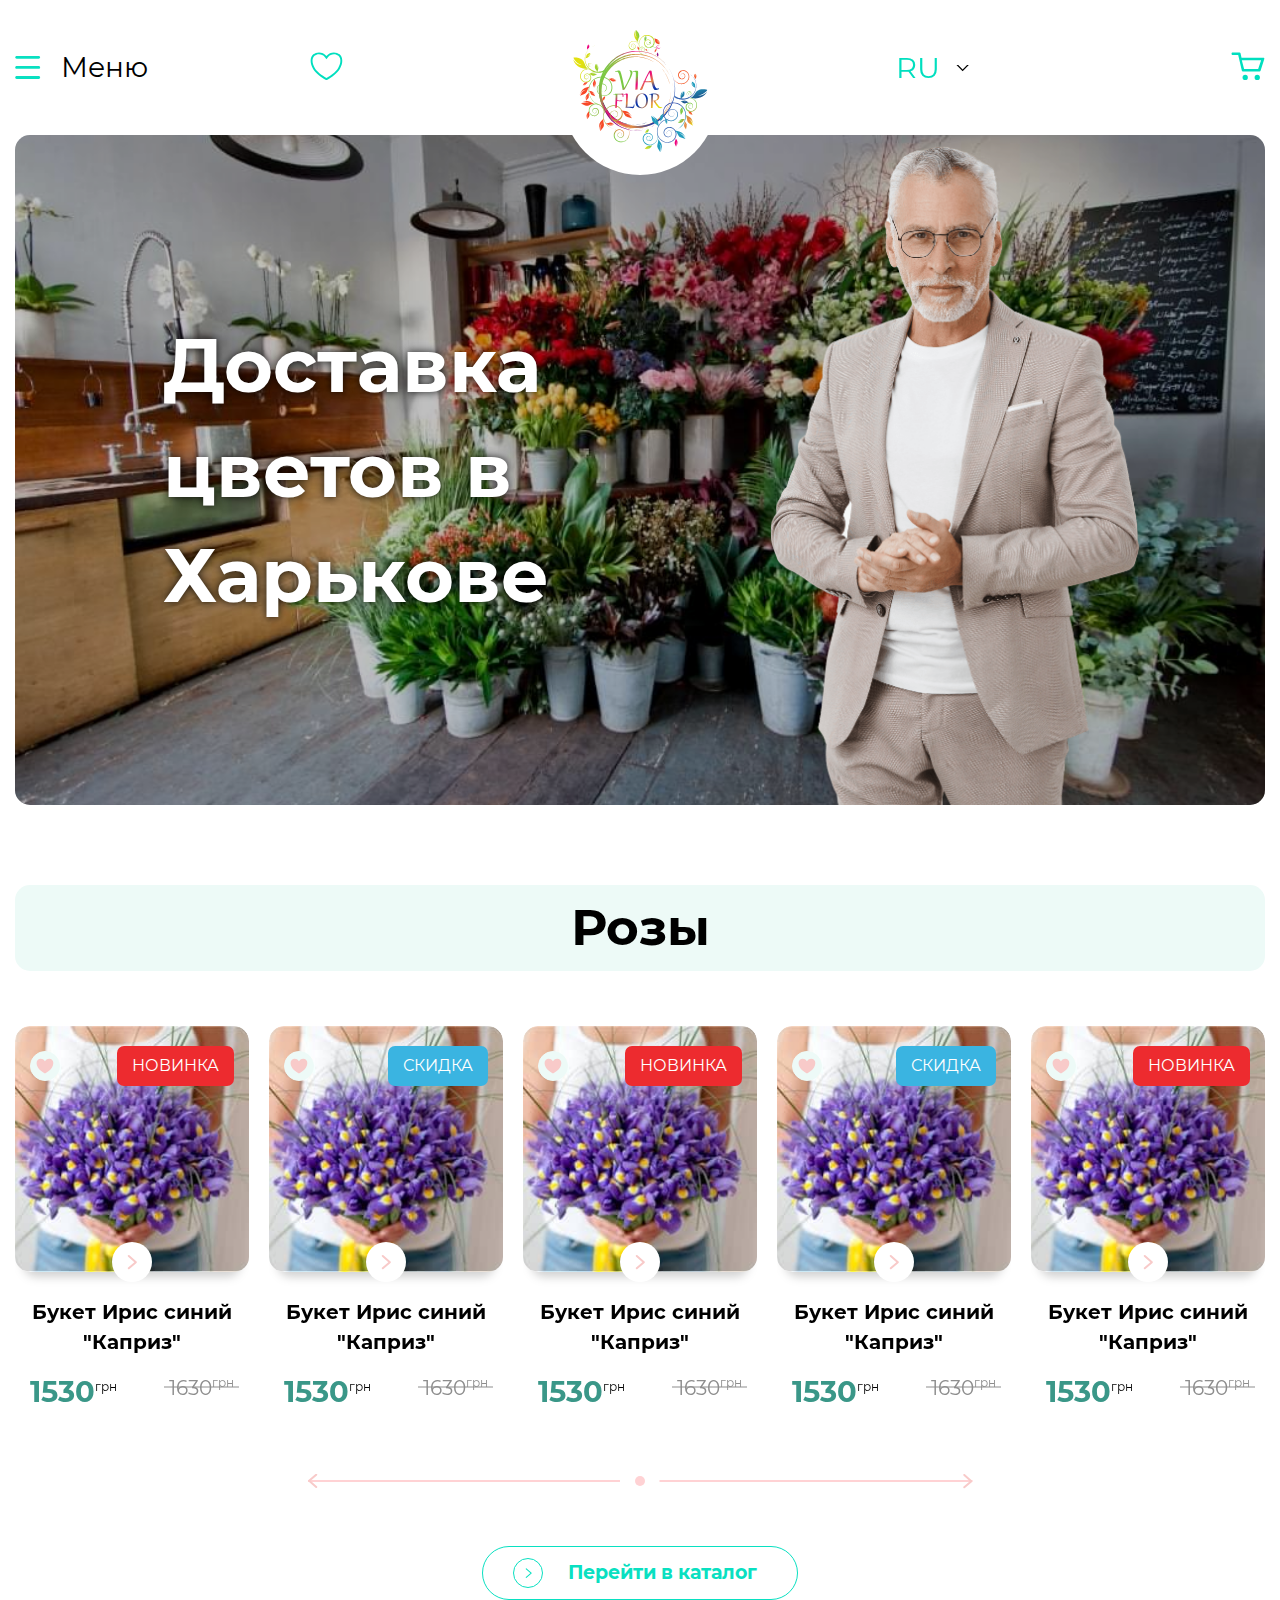
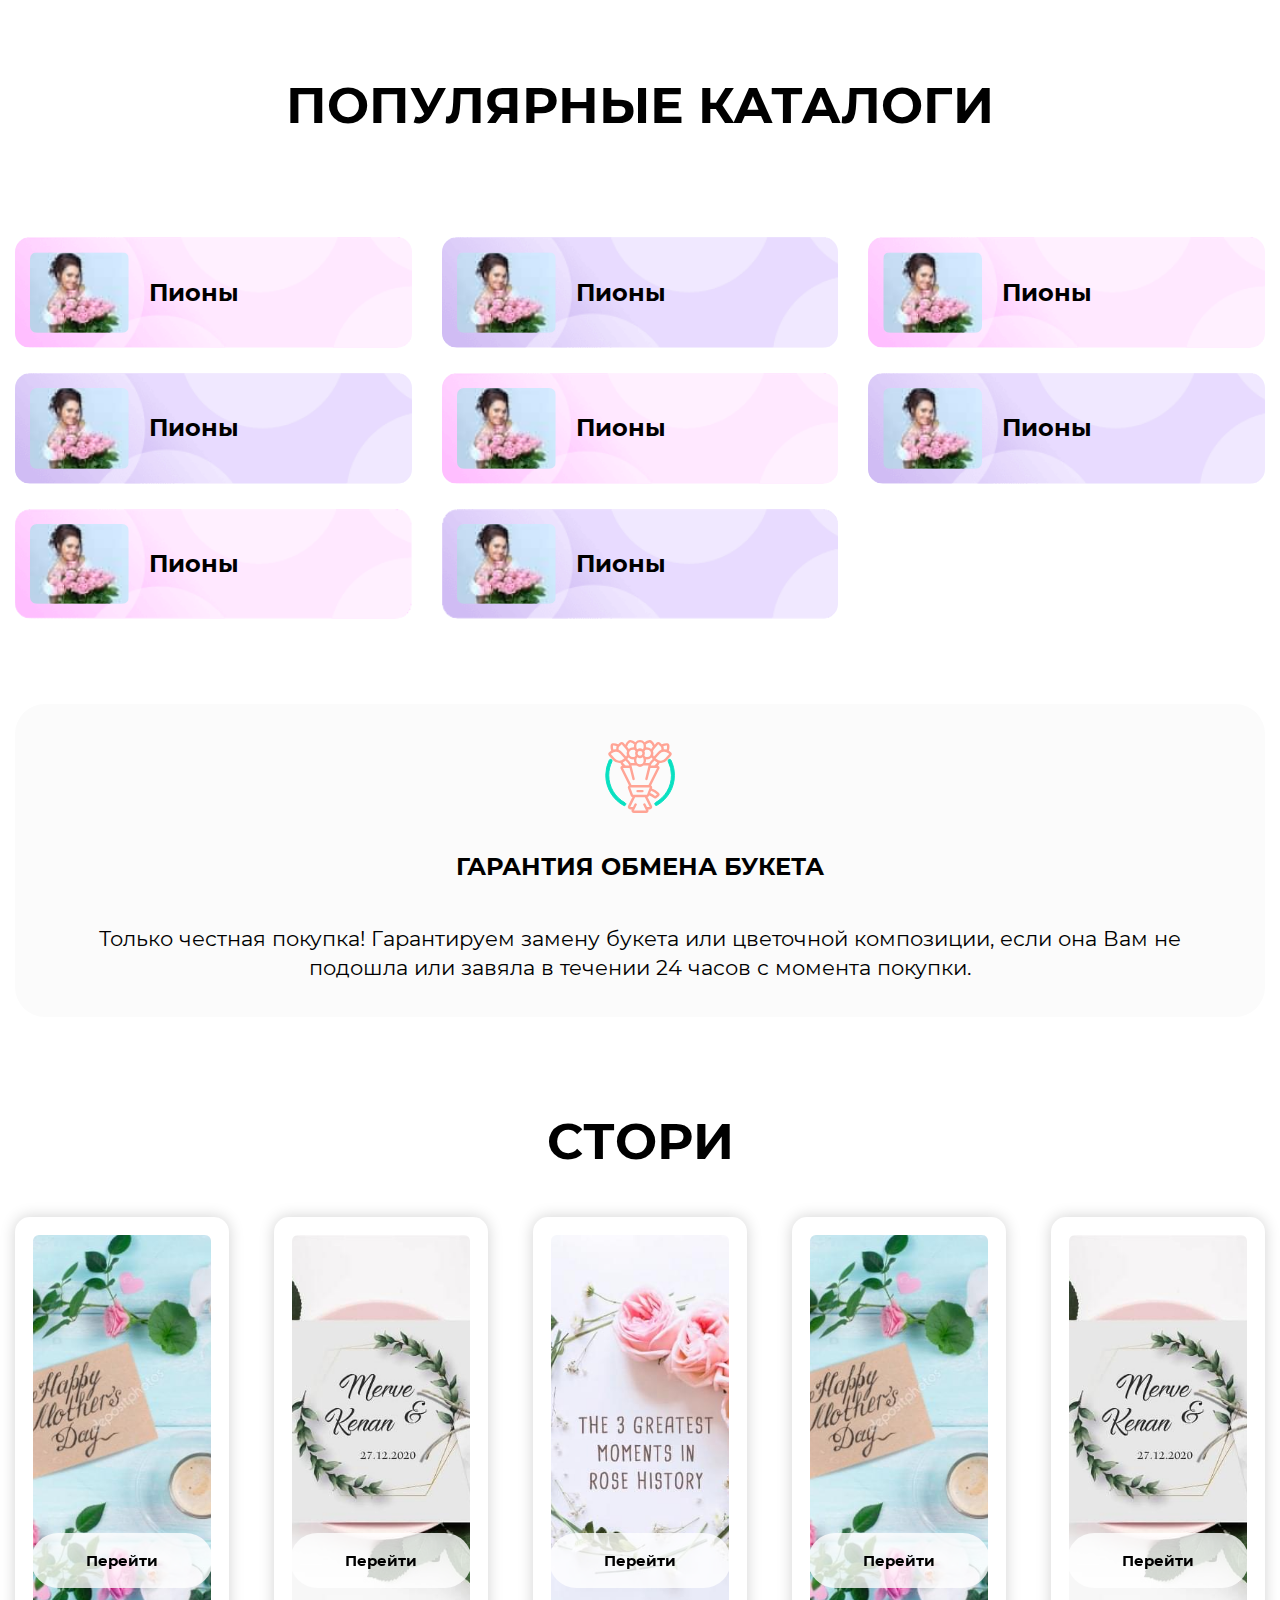
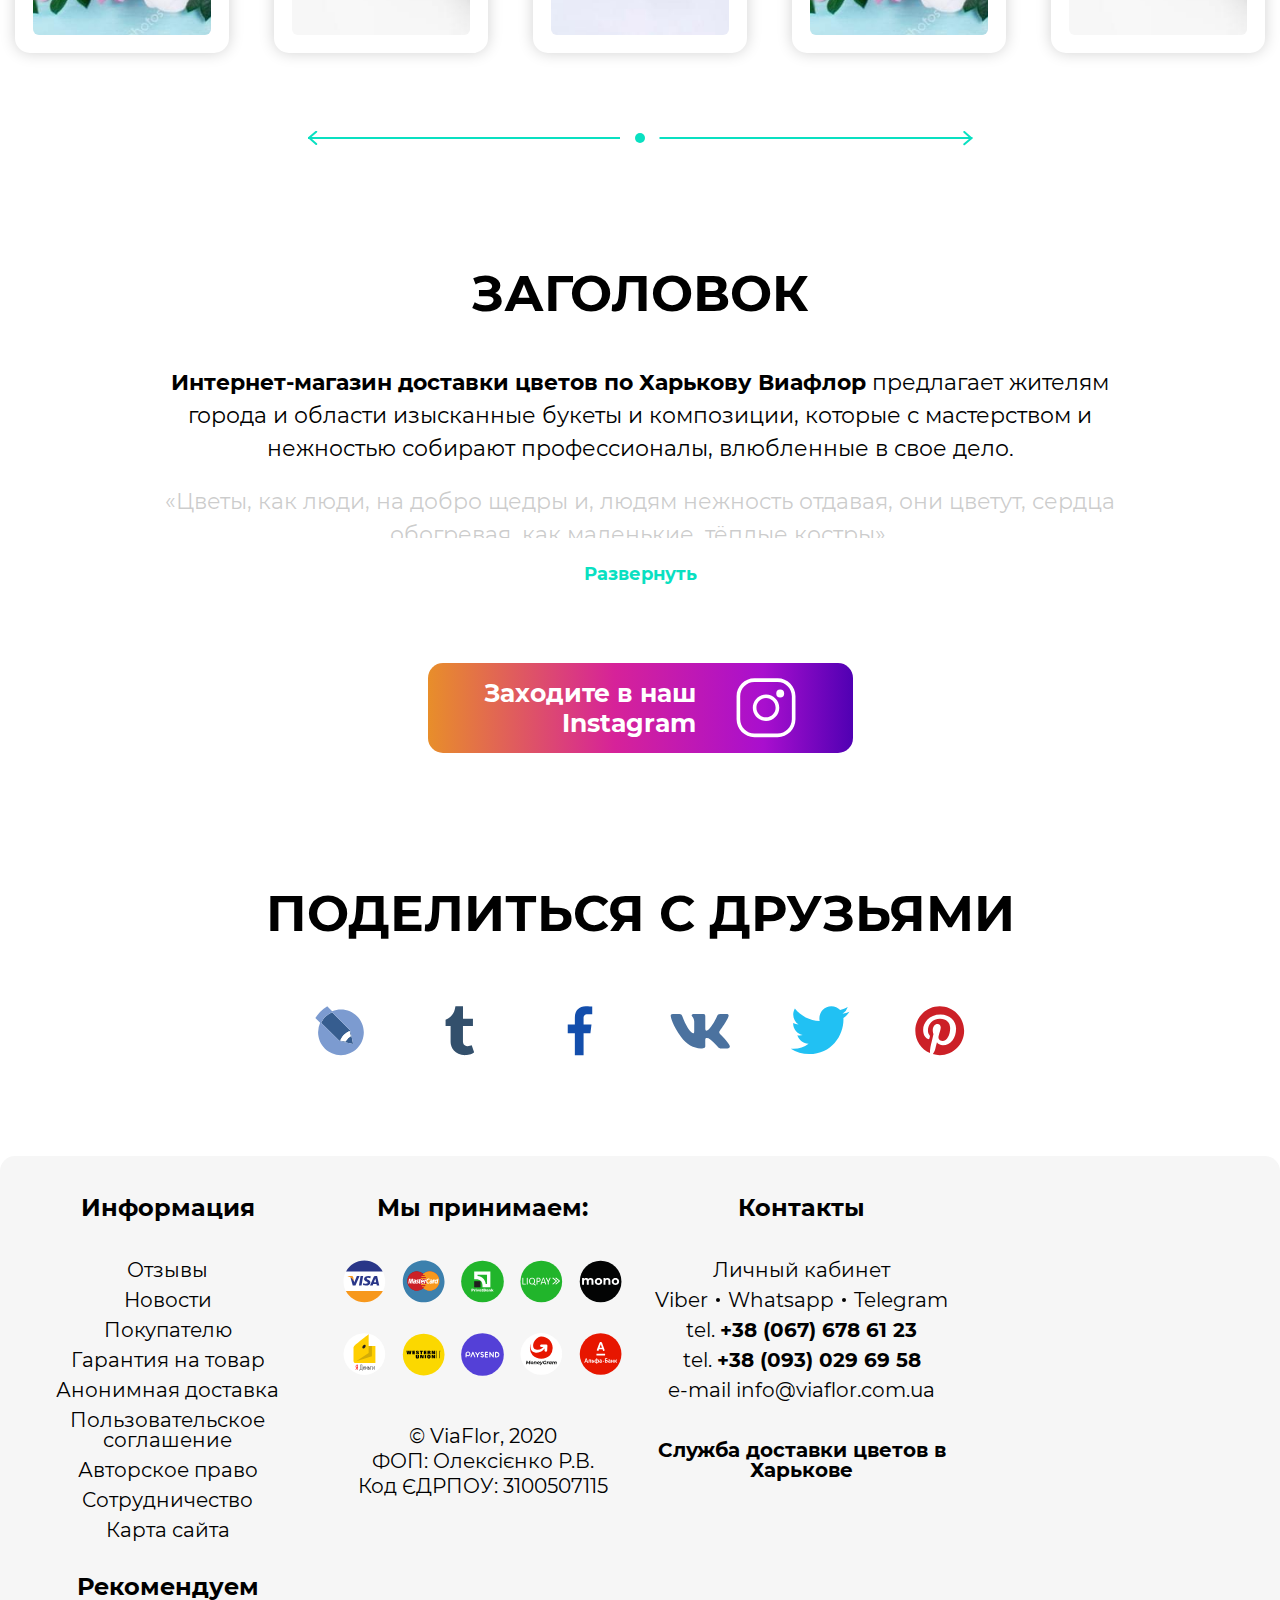
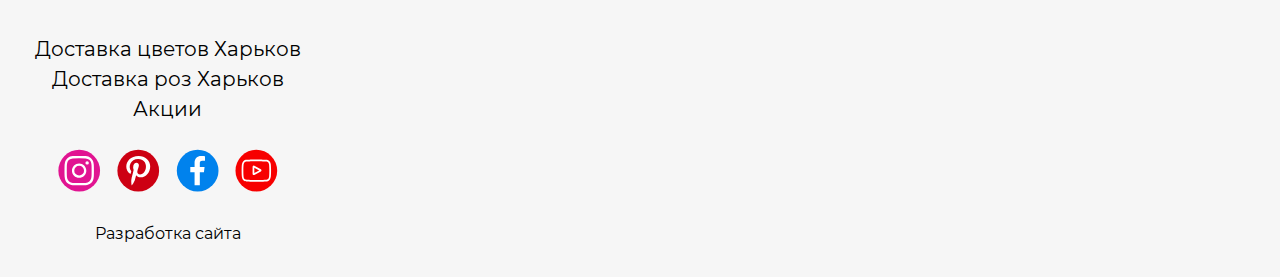
<file: index.html>
<!DOCTYPE html>
<html lang="ru">
	 <head>
	<title>Главная</title>
	<meta charset="UTF-8">
	<meta name="format-detection" content="telephone=no">
	<link rel="stylesheet" href="css/style.min.css?_v=20220222195655">
	<link rel="shortcut icon" href="favicon.ico">
	<meta name="viewport" content="width=device-width, initial-scale=1.0">
</head>
	<body>
		<div class="wrapper">
			<header class="header">
	<div class="header__container _container">
		<div class="header__column">
			<div class="header__menu">
				<div class="header__menu-button">
					<svg width="100%" height="100%" viewBox="0 0 27 25" xmlns="http://www.w3.org/2000/svg" style="fill-rule:evenodd;clip-rule:evenodd;stroke-linejoin:round;stroke-miterlimit:2;"><g transform="matrix(1,0,0,1,-2375,-64)"><g transform="matrix(1,0,0,1.24762,2196.53,0)"><g transform="matrix(1,0,0,0.801524,167.762,39.2052)"><g transform="matrix(1,0,0,1,-1118.14,-12)"><path d="M1155,29.5C1155,28.672 1154.33,28 1153.5,28L1130.5,28C1129.67,28 1129,28.672 1129,29.5C1129,30.328 1129.67,31 1130.5,31L1153.5,31C1154.33,31 1155,30.328 1155,29.5Z"/></g><g transform="matrix(1,0,0,1,-1118.14,-1.5)"><path d="M1155,29.5C1155,28.672 1154.33,28 1153.5,28L1130.5,28C1129.67,28 1129,28.672 1129,29.5C1129,30.328 1129.67,31 1130.5,31L1153.5,31C1154.33,31 1155,30.328 1155,29.5Z"/></g>	<g transform="matrix(1,0,0,1,-1118.14,9)"><path d="M1155,29.5C1155,28.672 1154.33,28 1153.5,28L1130.5,28C1129.67,28 1129,28.672 1129,29.5C1129,30.328 1129.67,31 1130.5,31L1153.5,31C1154.33,31 1155,30.328 1155,29.5Z"/></g></g></g></g></svg>
					<span>Меню</span>
				</div>
			</div>
			<div class="header__favorite">
				<div class="header__favorite-button">
					<svg width="100%" height="100%" viewBox="0 0 34 30" xmlns="http://www.w3.org/2000/svg" style="fill-rule:evenodd;clip-rule:evenodd;stroke-linejoin:round;stroke-miterlimit:2;"><g transform="matrix(1,0,0,1,-2730,-66)"><g transform="matrix(1,0,0,1.24762,2196.53,0)"><g transform="matrix(0.503943,0,0,0.401429,-492.485,-0.918072)"><path d="M2069.5,142.43C2077.05,132.751 2089.85,133.286 2096.48,138.968C2103.49,144.976 2103.93,156.985 2096.92,168.999C2092.27,177.506 2080.42,186.08 2070.49,191.75C2069.88,192.1 2069.12,192.1 2068.51,191.75C2058.58,186.08 2046.73,177.506 2042.08,168.999C2035.07,156.985 2035.51,144.976 2042.52,138.968C2049.15,133.286 2061.95,132.751 2069.5,142.43ZM2069.5,187.718C2060.38,182.411 2049.77,174.779 2045.56,167.075L2045.53,167.025C2039.67,156.988 2039.27,147.004 2045.09,142.008C2050.33,137.521 2060.42,137.253 2066.38,144.896L2069.5,148.898L2072.62,144.896C2078.58,137.253 2088.67,137.521 2093.91,142.008C2099.74,147.004 2099.33,156.988 2093.5,166.977L2093.47,167.025C2089.23,174.778 2078.61,182.414 2069.5,187.718Z"/></g></g></g></svg>
				</div>
			</div>
		</div>

		<a href="index.html" class="header__logo">
			<img src="img/logo.svg?_v=1645552615620" alt="">
		</a>

		<div class="header__column">
			<div class="lang_c">
				<a class="lang_active" href="/">ru</a>
				<div class="lang_s">
					<a href="/ua/">ua</a>
					<a href="/ua/">en</a>
				</div>
			</div>
			<div class="header__basket">
				<div class="header__basket-button">
					<svg width="100%" height="100%" viewBox="0 0 34 30" xmlns="http://www.w3.org/2000/svg" style="fill-rule:evenodd;clip-rule:evenodd;stroke-linejoin:round;stroke-miterlimit:2;"><g transform="matrix(1,0,0,1,-3904,-66)"><g transform="matrix(1,0,0,1.24762,2196.53,0)"><g transform="matrix(1.36196,0,0,6.1244,1249.71,29.3252)"><g transform="matrix(1.12724,0,0,0.200926,-4158.86,0.173999)"><circle cx="3996.78" cy="35.418" r="1.774"/></g><g transform="matrix(1.12724,0,0,0.200926,-4149.72,0.173999)"><circle cx="3996.78" cy="35.418" r="1.774"/></g><g transform="matrix(1,0,0,0.178246,-3660.24,0)"><path d="M3996.35,22.629C3996.35,22.225 3996.68,21.897 3997.08,21.897C3998.7,21.897 4002.45,21.897 4002.45,21.897C4002.79,21.897 4003.09,22.126 4003.16,22.451L4003.9,25.951L4020.51,25.951C4020.74,25.951 4020.96,26.057 4021.1,26.237C4021.24,26.417 4021.28,26.65 4021.21,26.868L4018.37,35.931C4018.28,36.24 4017.99,36.453 4017.66,36.453L4004.88,36.453C4004.54,36.453 4004.24,36.223 4004.16,35.899L4001.38,23.897L3997.08,23.897C3996.89,23.897 3996.7,23.82 3996.56,23.682C3996.43,23.545 3996.35,23.359 3996.35,23.165C3996.35,22.99 3996.35,22.804 3996.35,22.629ZM4004.13,27.951L4005.87,34.453L4016.53,34.453L4018.79,27.951L4004.13,27.951Z"/></g></g></g></g></svg>
				</div>
			</div>
		</div>		
	</div>
</header>
			<section class="menu">
  <div class="menu__body">
    <div class="menu__close">
      <svg width="100%" height="100%" viewBox="0 0 27 25" xmlns="http://www.w3.org/2000/svg" style="fill-rule:evenodd;clip-rule:evenodd;stroke-linejoin:round;stroke-miterlimit:2;"><g transform="matrix(1,0,0,1,-401,-63)"><g transform="matrix(1,0,0,1,1391.38,41.0066)"><g transform="matrix(1,0,0,1.68758,-1003.64,4.54747e-13)"><g transform="matrix(0.966532,0.520689,-0.672689,0.438455,-1056.98,-587.107)"><path d="M1155,29.5C1155,28.672 1154.49,28 1153.85,28L1130.15,28C1129.52,28 1129,28.672 1129,29.5C1129,30.328 1129.52,31 1130.15,31L1153.85,31C1154.49,31 1155,30.328 1155,29.5Z"/></g><g transform="matrix(-0.966532,0.520689,0.672689,0.438455,1110.89,-587.107)"><path d="M1155,29.5C1155,28.672 1154.49,28 1153.85,28L1130.15,28C1129.52,28 1129,28.672 1129,29.5C1129,30.328 1129.52,31 1130.15,31L1153.85,31C1154.49,31 1155,30.328 1155,29.5Z"/></g></g></g></g></svg>
    </div>

    <div class="menu__content">
      <div class="menu__block">
        <h2 class="menu__title">Меню</h2>
        <ul class="menu__list">
          <li><a href="about.html" class="menu__link">О нас</a></li>
          <li><a href="order.html" class="menu__link">Покупателю</a></li>
          <li><a href="contacts.html" class="menu__link">Контакты</a></li>
          <li><a href="gallery.html" class="menu__link">Галерея</a></li>
        </ul>
      </div>

      <nav class="menu__catalog">
        <h2 class="menu__title">Магазин</h2>
        <ul class="menu__catalog-list" data-spollers data-one-spoller>
          <li>
            <div class="menu__catalog-item" data-spoller>
              <div class="menu__catalog-item-icon">
                <img src="img/icons/menu/icon01.svg?_v=1645552615620" alt="">
              </div>
              <div class="menu__catalog-item-text">Каталог букетов</div>
            </div>
            <ul class="menu__catalog-sublist">
              <li><a href="#" class="menu__catalog-link">Пионовидные розы</a></li>
              <li><a href="#" class="menu__catalog-link">Розы</a></li>
              <li><a href="#" class="menu__catalog-link">Кустовые розы</a></li>
              <li><a href="#" class="menu__catalog-link">Эустома</a></li>
              <li><a href="#" class="menu__catalog-link">Пионы</a></li>
            </ul>
          </li>

          <li>
            <div class="menu__catalog-item" data-spoller>
              <div class="menu__catalog-item-icon">
                <img src="img/icons/menu/icon02.svg?_v=1645552615620" alt="">
              </div>
              <div class="menu__catalog-item-text">Розы</div>
            </div>
            <ul class="menu__catalog-sublist">
              <li><a href="#" class="menu__catalog-link">Пионовидные розы</a></li>
              <li><a href="#" class="menu__catalog-link">Розы</a></li>
              <li><a href="#" class="menu__catalog-link">Кустовые розы</a></li>
              <li><a href="#" class="menu__catalog-link">Эустома</a></li>
              <li><a href="#" class="menu__catalog-link">Пионы</a></li>
            </ul>
          </li>

          <li>
            <div class="menu__catalog-item" data-spoller>
              <div class="menu__catalog-item-icon">
                <img src="img/icons/menu/icon03.svg?_v=1645552615620" alt="">
              </div>
              <div class="menu__catalog-item-text">Подарки</div>
            </div>
            <ul class="menu__catalog-sublist">
              <li><a href="#" class="menu__catalog-link">Пионовидные розы</a></li>
              <li><a href="#" class="menu__catalog-link">Розы</a></li>
              <li><a href="#" class="menu__catalog-link">Кустовые розы</a></li>
              <li><a href="#" class="menu__catalog-link">Эустома</a></li>
              <li><a href="#" class="menu__catalog-link">Пионы</a></li>
            </ul>
          </li>

          <li>
            <div class="menu__catalog-item" data-spoller>
              <div class="menu__catalog-item-icon">
                <img src="img/icons/menu/icon04.svg?_v=1645552615620" alt="">
              </div>
              <div class="menu__catalog-item-text">Букеты к поводу</div>
            </div>
            <ul class="menu__catalog-sublist">
              <li><a href="#" class="menu__catalog-link">Пионовидные розы</a></li>
              <li><a href="#" class="menu__catalog-link">Розы</a></li>
              <li><a href="#" class="menu__catalog-link">Кустовые розы</a></li>
              <li><a href="#" class="menu__catalog-link">Эустома</a></li>
              <li><a href="#" class="menu__catalog-link">Пионы</a></li>
            </ul>
          </li>

          <li>
            <div class="menu__catalog-item" data-spoller>
              <div class="menu__catalog-item-icon">
                <img src="img/icons/menu/icon05.svg?_v=1645552615620" alt="">
              </div>
              <div class="menu__catalog-item-text">Тематические букеты</div>
            </div>
            <ul class="menu__catalog-sublist">
              <li><a href="#" class="menu__catalog-link">Пионовидные розы</a></li>
              <li><a href="#" class="menu__catalog-link">Розы</a></li>
              <li><a href="#" class="menu__catalog-link">Кустовые розы</a></li>
              <li><a href="#" class="menu__catalog-link">Эустома</a></li>
              <li><a href="#" class="menu__catalog-link">Пионы</a></li>
            </ul>
          </li>

          <li>
            <div class="menu__catalog-item" data-spoller>
              <div class="menu__catalog-item-icon">
                <img src="img/icons/menu/icon06.svg?_v=1645552615620" alt="">
              </div>
              <div class="menu__catalog-item-text">Авторские букеты</div>
            </div>
            <ul class="menu__catalog-sublist">
              <li><a href="#" class="menu__catalog-link">Пионовидные розы</a></li>
              <li><a href="#" class="menu__catalog-link">Розы</a></li>
              <li><a href="#" class="menu__catalog-link">Кустовые розы</a></li>
              <li><a href="#" class="menu__catalog-link">Эустома</a></li>
              <li><a href="#" class="menu__catalog-link">Пионы</a></li>
            </ul>
          </li>

          <li>
            <div class="menu__catalog-item" data-spoller>
              <div class="menu__catalog-item-icon">
                <img src="img/icons/menu/icon07.svg?_v=1645552615620" alt="">
              </div>
              <div class="menu__catalog-item-text">Цветочные композиции</div>
            </div>
            <ul class="menu__catalog-sublist">
              <li><a href="#" class="menu__catalog-link">Пионовидные розы</a></li>
              <li><a href="#" class="menu__catalog-link">Розы</a></li>
              <li><a href="#" class="menu__catalog-link">Кустовые розы</a></li>
              <li><a href="#" class="menu__catalog-link">Эустома</a></li>
              <li><a href="#" class="menu__catalog-link">Пионы</a></li>
            </ul>
          </li>

          <li>
            <div class="menu__catalog-item" data-spoller>
              <div class="menu__catalog-item-icon">
                <img src="img/icons/menu/icon08.svg?_v=1645552615620" alt="">
              </div>
              <div class="menu__catalog-item-text">Фруктовые композиции</div>
            </div>
            <ul class="menu__catalog-sublist">
              <li><a href="#" class="menu__catalog-link">Пионовидные розы</a></li>
              <li><a href="#" class="menu__catalog-link">Розы</a></li>
              <li><a href="#" class="menu__catalog-link">Кустовые розы</a></li>
              <li><a href="#" class="menu__catalog-link">Эустома</a></li>
              <li><a href="#" class="menu__catalog-link">Пионы</a></li>
            </ul>
          </li>

          <li>
            <div class="menu__catalog-item" data-spoller>
              <div class="menu__catalog-item-icon">
                <img src="img/icons/menu/icon09.svg?_v=1645552615620" alt="">
              </div>
              <div class="menu__catalog-item-text">Акции</div>
            </div>
            <ul class="menu__catalog-sublist">
              <li><a href="#" class="menu__catalog-link">Пионовидные розы</a></li>
              <li><a href="#" class="menu__catalog-link">Розы</a></li>
              <li><a href="#" class="menu__catalog-link">Кустовые розы</a></li>
              <li><a href="#" class="menu__catalog-link">Эустома</a></li>
              <li><a href="#" class="menu__catalog-link">Пионы</a></li>
            </ul>
          </li>

          <li>
            <div class="menu__catalog-item" data-spoller>
              <div class="menu__catalog-item-icon">
                <img src="img/icons/menu/icon10.svg?_v=1645552615620" alt="">
              </div>
              <div class="menu__catalog-item-text">Комнатные цветы</div>
            </div>
            <ul class="menu__catalog-sublist">
              <li><a href="#" class="menu__catalog-link">Пионовидные розы</a></li>
              <li><a href="#" class="menu__catalog-link">Розы</a></li>
              <li><a href="#" class="menu__catalog-link">Кустовые розы</a></li>
              <li><a href="#" class="menu__catalog-link">Эустома</a></li>
              <li><a href="#" class="menu__catalog-link">Пионы</a></li>
            </ul>
          </li>

          <li>
            <div class="menu__catalog-item" data-spoller>
              <div class="menu__catalog-item-icon">
                <img src="img/icons/menu/icon11.svg?_v=1645552615620" alt="">
              </div>
              <div class="menu__catalog-item-text">Цветы поштучно</div>
            </div>
            <ul class="menu__catalog-sublist">
              <li><a href="#" class="menu__catalog-link">Пионовидные розы</a></li>
              <li><a href="#" class="menu__catalog-link">Розы</a></li>
              <li><a href="#" class="menu__catalog-link">Кустовые розы</a></li>
              <li><a href="#" class="menu__catalog-link">Эустома</a></li>
              <li><a href="#" class="menu__catalog-link">Пионы</a></li>
            </ul>
          </li>

          <li>
            <div class="menu__catalog-item" data-spoller>
              <div class="menu__catalog-item-icon">
                <img src="img/icons/menu/icon12.svg?_v=1645552615620" alt="">
              </div>
              <div class="menu__catalog-item-text">Цветы оптом</div>
            </div>
            <ul class="menu__catalog-sublist">
              <li><a href="#" class="menu__catalog-link">Пионовидные розы</a></li>
              <li><a href="#" class="menu__catalog-link">Розы</a></li>
              <li><a href="#" class="menu__catalog-link">Кустовые розы</a></li>
              <li><a href="#" class="menu__catalog-link">Эустома</a></li>
              <li><a href="#" class="menu__catalog-link">Пионы</a></li>
            </ul>
          </li>

          <li>
            <div class="menu__catalog-item" data-spoller>
              <div class="menu__catalog-item-icon">
                <img src="img/icons/menu/icon13.svg?_v=1645552615620" alt="">
              </div>
              <div class="menu__catalog-item-text">Доставка по городам</div>
            </div>
            <ul class="menu__catalog-sublist">
              <li><a href="#" class="menu__catalog-link">Пионовидные розы</a></li>
              <li><a href="#" class="menu__catalog-link">Розы</a></li>
              <li><a href="#" class="menu__catalog-link">Кустовые розы</a></li>
              <li><a href="#" class="menu__catalog-link">Эустома</a></li>
              <li><a href="#" class="menu__catalog-link">Пионы</a></li>
            </ul>
          </li>

          <li>
            <div class="menu__catalog-item" data-spoller>
              <div class="menu__catalog-item-icon">
                <img src="img/icons/menu/icon14.svg?_v=1645552615620" alt="">
              </div>
              <div class="menu__catalog-item-text">Фотогалерея букетов</div>
            </div>
            <ul class="menu__catalog-sublist">
              <li><a href="#" class="menu__catalog-link">Пионовидные розы</a></li>
              <li><a href="#" class="menu__catalog-link">Розы</a></li>
              <li><a href="#" class="menu__catalog-link">Кустовые розы</a></li>
              <li><a href="#" class="menu__catalog-link">Эустома</a></li>
              <li><a href="#" class="menu__catalog-link">Пионы</a></li>
            </ul>
          </li>
        </ul>
      </nav>

      <a href="#" class="menu__user">
        <img src="img/icons/user.svg?_v=1645552615620" alt="">
        <span>Личный кабинет</span>
      </a>

      <div class="menu__currency">
        <div class="menu__currency-text">Валюта: UAH / Гривна</div>
        <div class="menu__currency-select">
          <div class="menu__currency-item">&#36;</div>
          <div class="menu__currency-item">&#8372;</div>
          <div class="menu__currency-item">&#8381;</div>
        </div>
      </div>

      <div class="menu__socials">
        <a href="#" class="menu__social">
          <img src="img/icons/contact/viber.svg?_v=1645552615620" alt="">
        </a>
        <a href="#" class="menu__social">
          <img src="img/icons/contact/whatsapp.svg?_v=1645552615620" alt="">
        </a>
        <a href="#" class="menu__social">
          <img src="img/icons/contact/telegram.svg?_v=1645552615620" alt="">
        </a>
      </div>

      <div class="menu__contacts">
        <h2 class="menu__title">Обратный звонок</h2>
        <a href="tel:380996392621" class="menu__contact">
          <img src="img/icons/contact/life.svg?_v=1645552615620" alt="">+38 (099) 63 92 621
        </a>
        <a href="tel:380676786123" class="menu__contact">
          <img src="img/icons/contact/kiyvstar.svg?_v=1645552615620" alt="">+38 (067) 67 86 123
        </a>
        <a href="tel:380930296958" class="menu__contact">
          <img src="img/icons/contact/vodafone.svg?_v=1645552615620" alt="">+38 (093) 02 96 958
        </a>
        <a href="mailto:info@viaflor.com.ua" class="menu__contact">
          <img src="img/icons/contact/email.svg?_v=1645552615620" alt="">info@viaflor.com.ua
        </a>
      </div>
    </div>
  </div>
</section>
			<main class="page">
				<section class="main">
					<div class="main__container">
						<h1 class="main__title">Доставка цветов в Харькове</h1>
						<div class="main__image">
							<img src="img/man.png?_v=1645552615620" alt="">
						</div>
					</div>
				</section>

				<section class="catalog">
					<div class="_container">
						<h2 class="catalog__title">Розы</h2>
						<div class="catalog__body catalog__body_main swiper-slider">
							<div class="catalog__wrapper swiper-wrapper">
								<div class="catalog__item item-catalog swiper-slide">
									<div class="item-catalog__top">
										<div class="item-catalog__favorite">
											<img src="img/icons/heart2.svg?_v=1645552615620" alt="">
										</div>
										<div class="item-catalog__label item-catalog__label_new">новинка</div>
									</div>
									<a href="product.html" class="item-catalog__image-block">
										<div class="item-catalog__image">
											<img src="img/product/image01.jpg?_v=1645552615620" alt="">
										</div>
									</a>
									<a href="product.html" class="item-catalog__title">Букет Ирис синий "Каприз"</a>
									<div class="item-catalog__cost">
										<div class="item-catalog__cost-new">1530<sup>грн</sup></div>
										<div class="item-catalog__cost-old">1630<sup>грн</sup></div>
									</div>
								</div>

								<div class="catalog__item item-catalog swiper-slide">
									<div class="item-catalog__top">
										<div class="item-catalog__favorite">
											<img src="img/icons/heart2.svg?_v=1645552615620" alt="">
										</div>
										<div class="item-catalog__label item-catalog__label_discount">Скидка</div>
									</div>
									<a href="product.html" class="item-catalog__image-block">
										<div class="item-catalog__image">
											<img src="img/product/image01.jpg?_v=1645552615620" alt="">
										</div>
									</a>
									<a href="product.html" class="item-catalog__title">Букет Ирис синий "Каприз"</a>
									<div class="item-catalog__cost">
										<div class="item-catalog__cost-new">1530<sup>грн</sup></div>
										<div class="item-catalog__cost-old">1630<sup>грн</sup></div>
									</div>
								</div>

								<div class="catalog__item item-catalog swiper-slide">
									<div class="item-catalog__top">
										<div class="item-catalog__favorite">
											<img src="img/icons/heart2.svg?_v=1645552615620" alt="">
										</div>
										<div class="item-catalog__label item-catalog__label_new">новинка</div>
									</div>
									<a href="product.html" class="item-catalog__image-block">
										<div class="item-catalog__image">
											<img src="img/product/image01.jpg?_v=1645552615620" alt="">
										</div>
									</a>
									<a href="product.html" class="item-catalog__title">Букет Ирис синий "Каприз"</a>
									<div class="item-catalog__cost">
										<div class="item-catalog__cost-new">1530<sup>грн</sup></div>
										<div class="item-catalog__cost-old">1630<sup>грн</sup></div>
									</div>
								</div>

								<div class="catalog__item item-catalog swiper-slide">
									<div class="item-catalog__top">
										<div class="item-catalog__favorite">
											<img src="img/icons/heart2.svg?_v=1645552615620" alt="">
										</div>
										<div class="item-catalog__label item-catalog__label_discount">Скидка</div>
									</div>
									<a href="product.html" class="item-catalog__image-block">
										<div class="item-catalog__image">
											<img src="img/product/image01.jpg?_v=1645552615620" alt="">
										</div>
									</a>
									<a href="product.html" class="item-catalog__title">Букет Ирис синий "Каприз"</a>
									<div class="item-catalog__cost">
										<div class="item-catalog__cost-new">1530<sup>грн</sup></div>
										<div class="item-catalog__cost-old">1630<sup>грн</sup></div>
									</div>
								</div>

								<div class="catalog__item item-catalog swiper-slide">
									<div class="item-catalog__top">
										<div class="item-catalog__favorite">
											<img src="img/icons/heart2.svg?_v=1645552615620" alt="">
										</div>
										<div class="item-catalog__label item-catalog__label_new">новинка</div>
									</div>
									<a href="product.html" class="item-catalog__image-block">
										<div class="item-catalog__image">
											<img src="img/product/image01.jpg?_v=1645552615620" alt="">
										</div>
									</a>
									<a href="product.html" class="item-catalog__title">Букет Ирис синий "Каприз"</a>
									<div class="item-catalog__cost">
										<div class="item-catalog__cost-new">1530<sup>грн</sup></div>
										<div class="item-catalog__cost-old">1630<sup>грн</sup></div>
									</div>
								</div>

								<div class="catalog__item item-catalog swiper-slide">
									<div class="item-catalog__top">
										<div class="item-catalog__favorite">
											<img src="img/icons/heart2.svg?_v=1645552615620" alt="">
										</div>
										<div class="item-catalog__label item-catalog__label_discount">Скидка</div>
									</div>
									<a href="product.html" class="item-catalog__image-block">
										<div class="item-catalog__image">
											<img src="img/product/image01.jpg?_v=1645552615620" alt="">
										</div>
									</a>
									<a href="product.html" class="item-catalog__title">Букет Ирис синий "Каприз"</a>
									<div class="item-catalog__cost">
										<div class="item-catalog__cost-new">1530<sup>грн</sup></div>
										<div class="item-catalog__cost-old">1630<sup>грн</sup></div>
									</div>
								</div>
							</div>

							<div class="catalog__border">
								<div class="catalog__border-arrow catalog__border-arrow_left"></div>
								<div class="catalog__border-center"></div>
								<div class="catalog__border-arrow catalog__border-arrow_right"></div>
							</div>

							<div class="catalog__control">
								<button class="catalog__button" type="button">
									<span class="catalog__button-icon">
										<svg width="100%" height="100%" viewBox="0 0 10 16" xmlns="http://www.w3.org/2000/svg" style="fill-rule:evenodd;clip-rule:evenodd;stroke-linecap:round;stroke-linejoin:round;stroke-miterlimit:5;"><g transform="matrix(1,0,0,1,-3144,-903)"><g transform="matrix(1,0,0,5.63474,3051.08,-11.7107)"><g transform="matrix(1.47961,0,0,0.262588,-2901.98,-136.244)"><path d="M2025.32,1138.4L2030.11,1142.56L2025.32,1146.72" style="fill:none;stroke-width:1px;"/></g></g></g></svg>
									</span>
									<span class="catalog__button-text">Перейти в каталог</span>
								</button>
							</div>
						</div>
					</div>
				</section>

				<section class="popular-catalog">
					<div class="_container">
						<h2 class="popular-catalog__title">ПОПУЛЯРНЫЕ КАТАЛОГИ</h2>
						<div class="popular-catalog__body">
							<div class="popular-catalog__item">
								<a href="category.html" class="popular-catalog__item-wrap">
									<div class="popular-catalog__item-image">
										<img src="img/catalog/image01.jpg?_v=1645552615620" alt="">
									</div>
									<div class="popular-catalog__item-text">Пионы</div>
								</a>
							</div>
							<div class="popular-catalog__item popular-catalog__item_var">
								<a href="category.html" class="popular-catalog__item-wrap">
									<div class="popular-catalog__item-image">
										<img src="img/catalog/image01.jpg?_v=1645552615620" alt="">
									</div>
									<div class="popular-catalog__item-text">Пионы</div>
								</a>
							</div>
							<div class="popular-catalog__item">
								<a href="category.html" class="popular-catalog__item-wrap">
									<div class="popular-catalog__item-image">
										<img src="img/catalog/image01.jpg?_v=1645552615620" alt="">
									</div>
									<div class="popular-catalog__item-text">Пионы</div>
								</a>
							</div>
							<div class="popular-catalog__item popular-catalog__item_var">
								<a href="category.html" class="popular-catalog__item-wrap">
									<div class="popular-catalog__item-image">
										<img src="img/catalog/image01.jpg?_v=1645552615620" alt="">
									</div>
									<div class="popular-catalog__item-text">Пионы</div>
								</a>
							</div>
							<div class="popular-catalog__item">
								<a href="category.html" class="popular-catalog__item-wrap">
									<div class="popular-catalog__item-image">
										<img src="img/catalog/image01.jpg?_v=1645552615620" alt="">
									</div>
									<div class="popular-catalog__item-text">Пионы</div>
								</a>
							</div>
							<div class="popular-catalog__item popular-catalog__item_var">
								<a href="category.html" class="popular-catalog__item-wrap">
									<div class="popular-catalog__item-image">
										<img src="img/catalog/image01.jpg?_v=1645552615620" alt="">
									</div>
									<div class="popular-catalog__item-text">Пионы</div>
								</a>
							</div>
							<div class="popular-catalog__item">
								<a href="category.html" class="popular-catalog__item-wrap">
									<div class="popular-catalog__item-image">
										<img src="img/catalog/image01.jpg?_v=1645552615620" alt="">
									</div>
									<div class="popular-catalog__item-text">Пионы</div>
								</a>
							</div>
							<div class="popular-catalog__item popular-catalog__item_var">
								<a href="category.html" class="popular-catalog__item-wrap">
									<div class="popular-catalog__item-image">
										<img src="img/catalog/image01.jpg?_v=1645552615620" alt="">
									</div>
									<div class="popular-catalog__item-text">Пионы</div>
								</a>
							</div>
						</div>
					</div>
				</section>

				<section class="garanty">
					<div class="_container">
						<div class="garanty__body">
							<div class="garanty__image">
								<img src="img/garanty.svg?_v=1645552615620" alt="">
							</div>
							<h2 class="garanty__title">ГАРАНТИЯ ОБМЕНА БУКЕТА</h2>
							<p class="garanty__text">Только честная покупка! Гарантируем замену букета или цветочной композиции, если она Вам не подошла или завяла в течении 24 часов с момента покупки.</p>
						</div>
					</div>
				</section>

				<section class="story">
					<div class="_container">
						<h2 class="story__title">Стори</h2>
						<div class="story__body swiper-slider">
							<div class="story__wrapper swiper-wrapper">
								<div class="story__item item-story swiper-slide">
									<div class="item-story__wrap">
										<div class="item-story__image">
											<img src="img/story/image01.jpg?_v=1645552615620" alt="">
										</div>
										<a href="#" class="item-story__button">Перейти</a>
									</div>
								</div>

								<div class="story__item item-story swiper-slide">
									<div class="item-story__wrap">
										<div class="item-story__image">
											<img src="img/story/image02.jpg?_v=1645552615620" alt="">
										</div>
										<a href="#" class="item-story__button">Перейти</a>
									</div>
								</div>

								<div class="story__item item-story swiper-slide">
									<div class="item-story__wrap">
										<div class="item-story__image">
											<img src="img/story/image03.jpg?_v=1645552615620" alt="">
										</div>
										<a href="#" class="item-story__button">Перейти</a>
									</div>
								</div>

								<div class="story__item item-story swiper-slide">
									<div class="item-story__wrap">
										<div class="item-story__image">
											<img src="img/story/image01.jpg?_v=1645552615620" alt="">
										</div>
										<a href="#" class="item-story__button">Перейти</a>
									</div>
								</div>

								<div class="story__item item-story swiper-slide">
									<div class="item-story__wrap">
										<div class="item-story__image">
											<img src="img/story/image02.jpg?_v=1645552615620" alt="">
										</div>
										<a href="#" class="item-story__button">Перейти</a>
									</div>
								</div>
							</div>
						</div>
						<div class="catalog__border catalog__border_story">
							<div class="catalog__border-arrow catalog__border-arrow_left"></div>
							<div class="catalog__border-center"></div>
							<div class="catalog__border-arrow catalog__border-arrow_right"></div>
						</div>
					</div>
				</section>

				<section class="article">
					<div class="_container">
						<div class="article__content">
							<h2>Заголовок</h2>
							<p><strong>Интернет-магазин доставки цветов по Харькову Виафлор</strong> предлагает жителям города и области изысканные букеты и композиции, которые с мастерством и нежностью собирают профессионалы, влюбленные в свое дело.</p>
							<p>«Цветы, как люди, на добро щедры и, людям нежность отдавая, они цветут, сердца обогревая, как маленькие, тёплые костры».</p>
							<p>В этих прекрасных словах поэта и прозаика Жане Киримизе заключен огромный смысл. Цветы, действительно, заключают в себе и доброту, и любовь, и радость и печаль, они</p>
						</div>
						<div class="article__button">Развернуть</div>
					</div>
				</section>

				<section class="contact">
					<div class="_container">
						<a href="#" class="contact__button">
							<span class="contact__button-text">Заходите в наш <br> Instagram</span>
							<span class="contact__button-image">
								<img src="img/icons/social/instagram.svg?_v=1645552615620" alt="">
							</span>
						</a>

						<h2 class="contact__title">ПОДЕЛИТЬСЯ С ДРУЗЬЯМИ</h2>

						<div class="contact__socials">
							<a href="#" class="contact__social">
								<img src="img/icons/social/liveJournal.svg?_v=1645552615620" alt="">
							</a>
							<a href="#" class="contact__social">
								<img src="img/icons/social/telegram.svg?_v=1645552615620" alt="">
							</a>
							<a href="#" class="contact__social">
								<img src="img/icons/social/facebook.svg?_v=1645552615620" alt="">
							</a>
							<a href="#" class="contact__social">
								<img src="img/icons/social/vk.svg?_v=1645552615620" alt="">
							</a>
							<a href="#" class="contact__social">
								<img src="img/icons/social/twiter.svg?_v=1645552615620" alt="">
							</a>
							<a href="#" class="contact__social">
								<img src="img/icons/social/printerest.svg?_v=1645552615620" alt="">
							</a>
						</div>
					</div>
				</section>
			</main>
			<footer class="footer">
	<div class="_container">
		<div class="footer__body">
			<div class="footer__column">
				<h2 class="footer__title">Информация</h2>
				<ul class="footer__list">
					<li><a href="feedback.html" class="footer__link">Отзывы</a></li>
					<li><a href="news.html" class="footer__link">Новости</a></li>
					<li><a href="order.html" class="footer__link">Покупателю</a></li>
					<li><a href="#" class="footer__link">Гарантия на товар</a></li>
					<li><a href="#" class="footer__link">Анонимная доставка</a></li>
					<li><a href="#" class="footer__link">Пользовательское соглашение</a></li>
					<li><a href="#" class="footer__link">Авторское право</a></li>
					<li><a href="#" class="footer__link">Сотрудничество</a></li>
					<li><a href="#" class="footer__link">Карта сайта</a></li>
				</ul>
			</div>

			<div class="footer__column">
				<h2 class="footer__title">Мы принимаем:</h2>
				<div class="footer__payment">
					<div class="footer__payment-item">
						<img src="img/icons/pay/image01.svg?_v=1645552615620" alt="">
					</div>
					<div class="footer__payment-item">
						<img src="img/icons/pay/image02.svg?_v=1645552615620" alt="">
					</div>
					<div class="footer__payment-item">
						<img src="img/icons/pay/image03.svg?_v=1645552615620" alt="">
					</div>
					<div class="footer__payment-item">
						<img src="img/icons/pay/image04.svg?_v=1645552615620" alt="">
					</div>
					<div class="footer__payment-item">
						<img src="img/icons/pay/image05.svg?_v=1645552615620" alt="">
					</div>
					<div class="footer__payment-item">
						<img src="img/icons/pay/image06.svg?_v=1645552615620" alt="">
					</div>
					<div class="footer__payment-item">
						<img src="img/icons/pay/image07.svg?_v=1645552615620" alt="">
					</div>
					<div class="footer__payment-item">
						<img src="img/icons/pay/image08.svg?_v=1645552615620" alt="">
					</div>
					<div class="footer__payment-item">
						<img src="img/icons/pay/image09.svg?_v=1645552615620" alt="">
					</div>
					<div class="footer__payment-item">
						<img src="img/icons/pay/image10.svg?_v=1645552615620" alt="">
					</div>
				</div>
				<ul class="footer__list footer__list_info">
					<li><span class="footer__link">© ViaFlor, 2020</span></li>
					<li><span class="footer__link">ФОП: Олексiєнко Р.В.</span></li>
					<li><span class="footer__link">Код ЄДРПОУ: 3100507115</span></li>
				</ul>
			</div>

			<div class="footer__column">
				<h2 class="footer__title">Контакты</h2>
				<ul class="footer__list">
					<li><a href="#" class="footer__link">Личный кабинет</a></li>
					<li class="footer__link-block">
						<a href="#" class="footer__link">Viber</a>
						<a href="#" class="footer__link">Whatsapp</a>
						<a href="#" class="footer__link">Telegram</a>
					</li>
					<li>
						<span class="footer__link-label">tel. </span>
						<a href="tel:380676786123" class="footer__link"><strong>+38 (067) 678 61 23</strong></a>
					</li>
					<li>
						<span class="footer__link-label">tel. </span>
						<a href="tel:380930296958" class="footer__link"><strong>+38 (093) 029 69 58</strong></a>
					</li>
					<li>
						<span class="footer__link-label">e-mail </span>
						<a href="mailto:info@viaflor.com.ua" class="footer__link">info@viaflor.com.ua</a>
					</li>
				</ul>
				<div class="footer__label">Служба доставки цветов в Харькове</div>
			</div>

			<div class="footer__column">
				<h2 class="footer__title">Рекомендуем</h2>
				<ul class="footer__list">
					<li><a href="#" class="footer__link">Доставка цветов Харьков</a></li>
					<li><a href="#" class="footer__link">Доставка роз Харьков</a></li>
					<li><a href="#" class="footer__link">Акции</a></li>
				</ul>
				<div class="footer__contacts">
					<a href="#" class="footer__contact">
						<img src="img/icons/social-footer/instagram.svg?_v=1645552615620" alt="">
					</a>
					<a href="#" class="footer__contact">
						<img src="img/icons/social-footer/printerest.svg?_v=1645552615620" alt="">
					</a>
					<a href="#" class="footer__contact">
						<img src="img/icons/social-footer/facebook.svg?_v=1645552615620" alt="">
					</a>
					<a href="#" class="footer__contact">
						<img src="img/icons/social-footer/youtube.svg?_v=1645552615620" alt="">
					</a>
				</div>
				<a href="#" class="footer__author">Разработка сайта</a>
			</div>
		</div>
	</div>
</footer>
		</div>
		<script src="js/vendors.min.js?_v=20220222195655"></script>
<script src="js/app.min.js?_v=20220222195655"></script>

	</body>
</html>
</file>
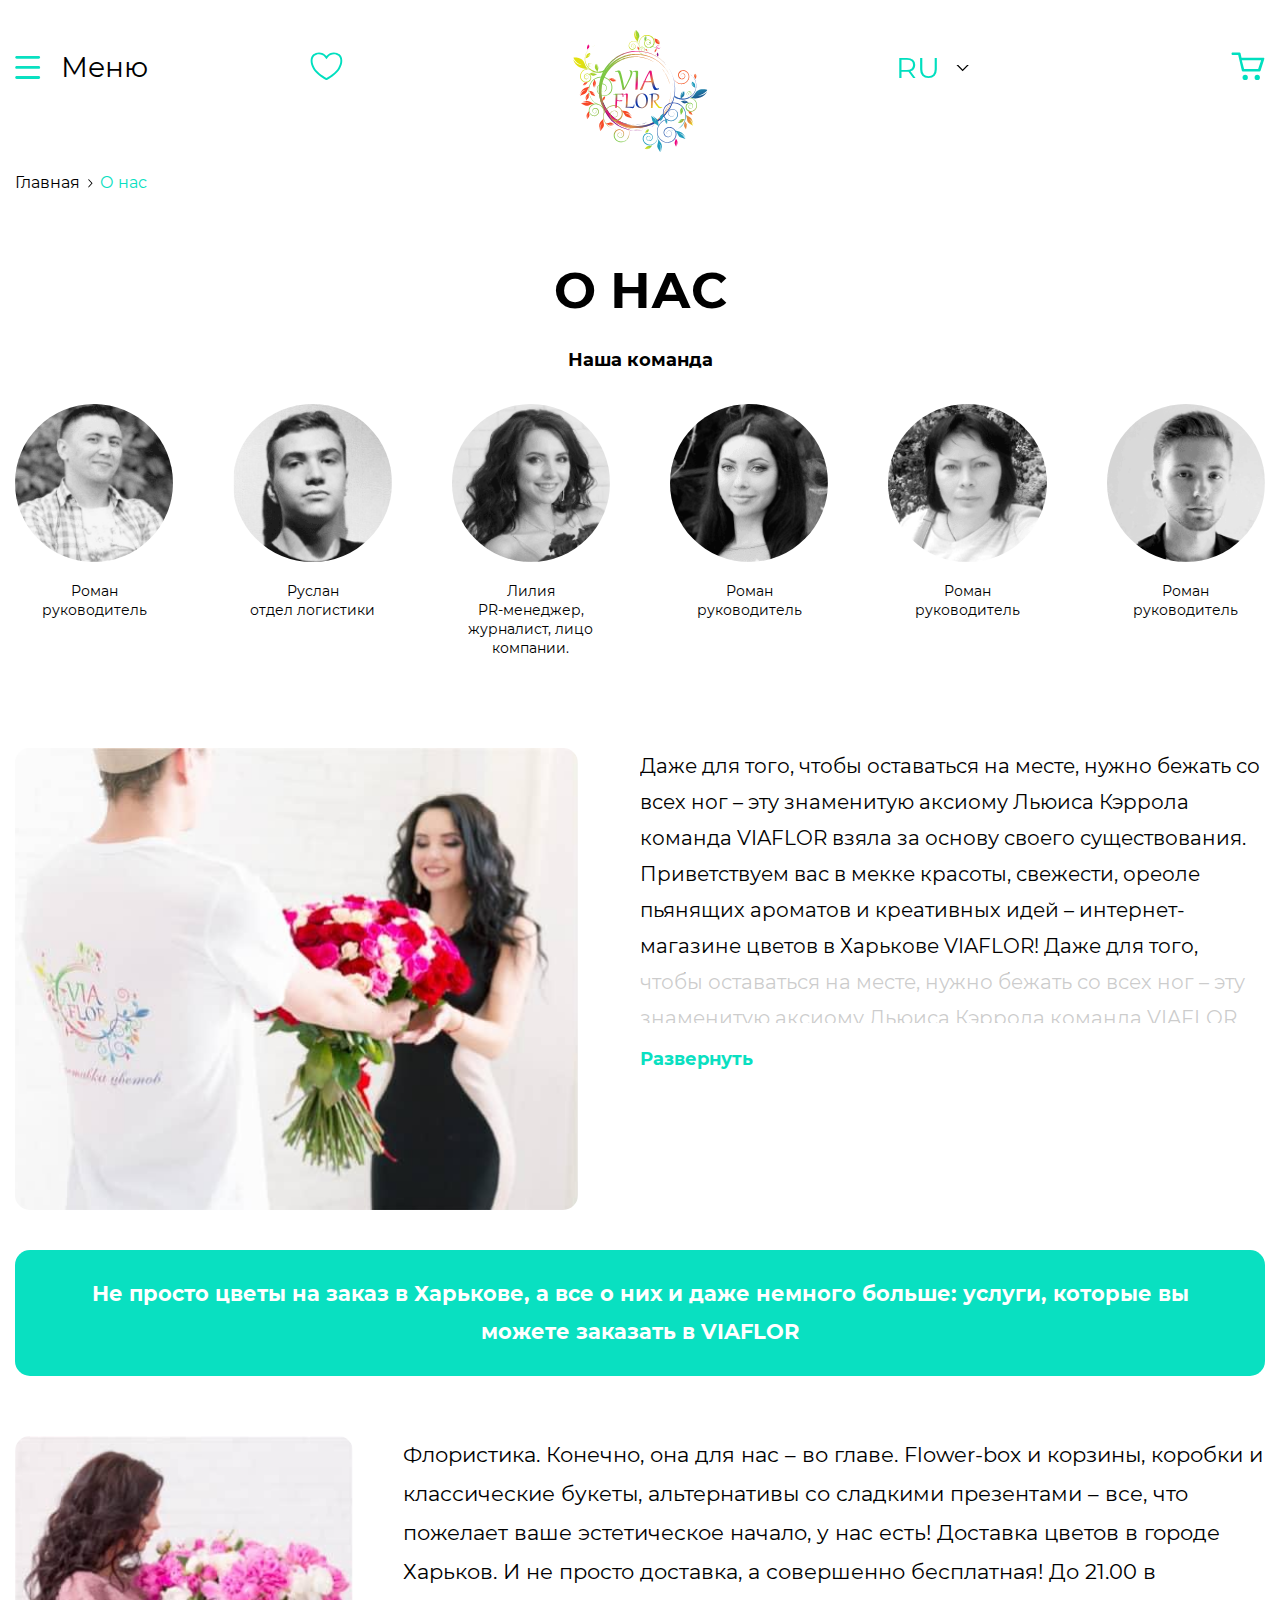
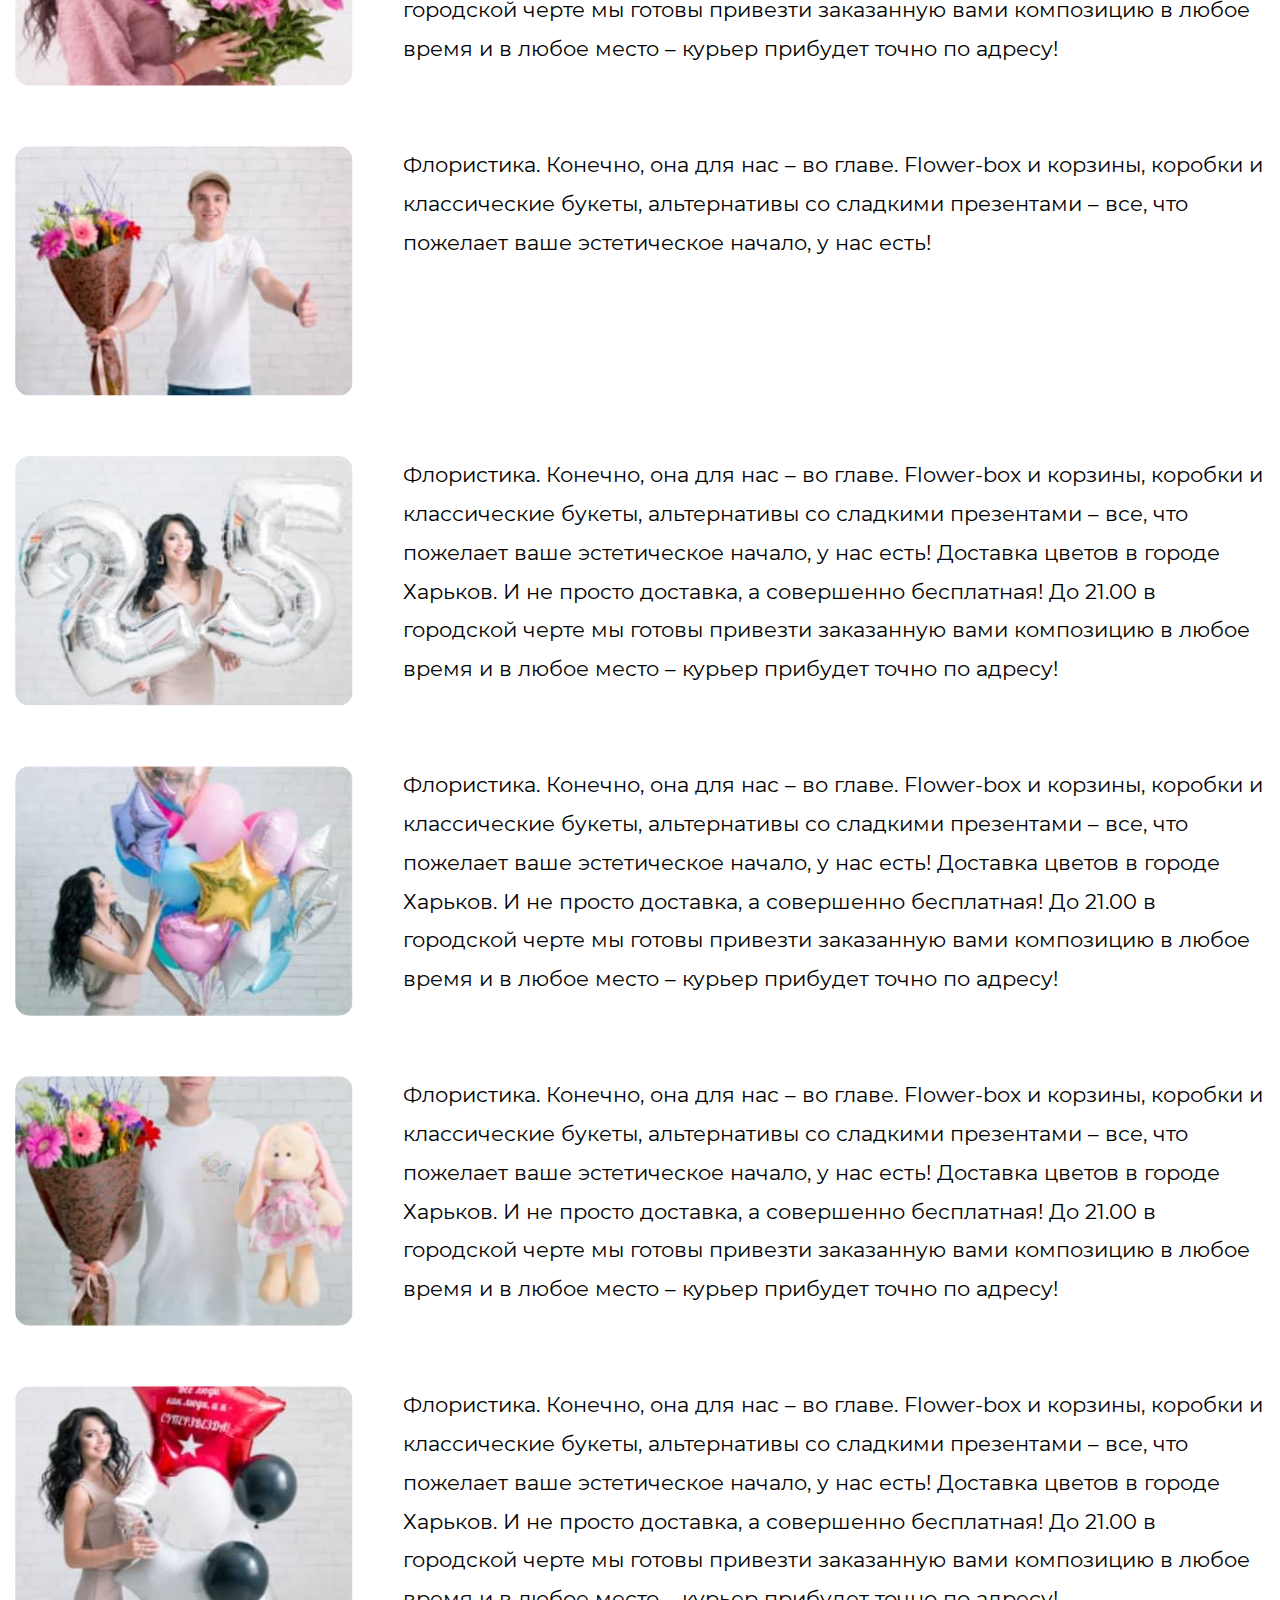
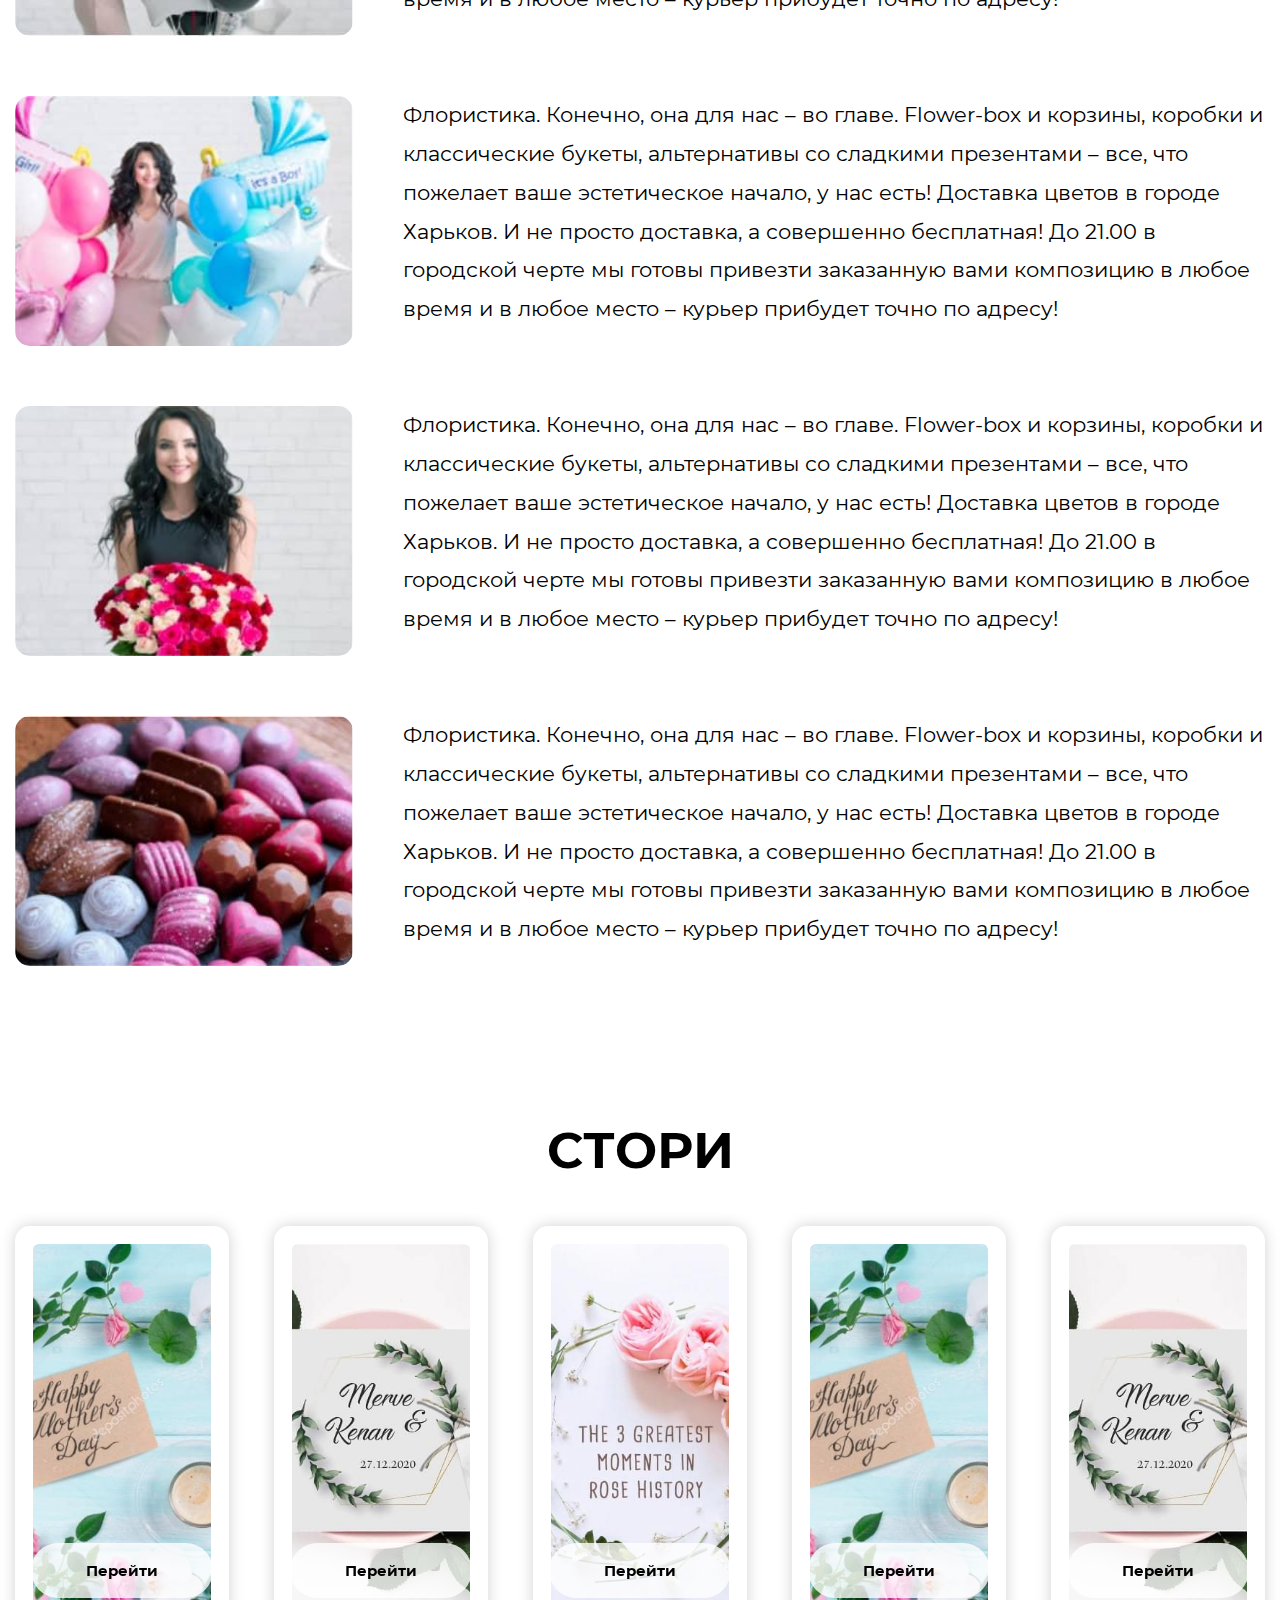
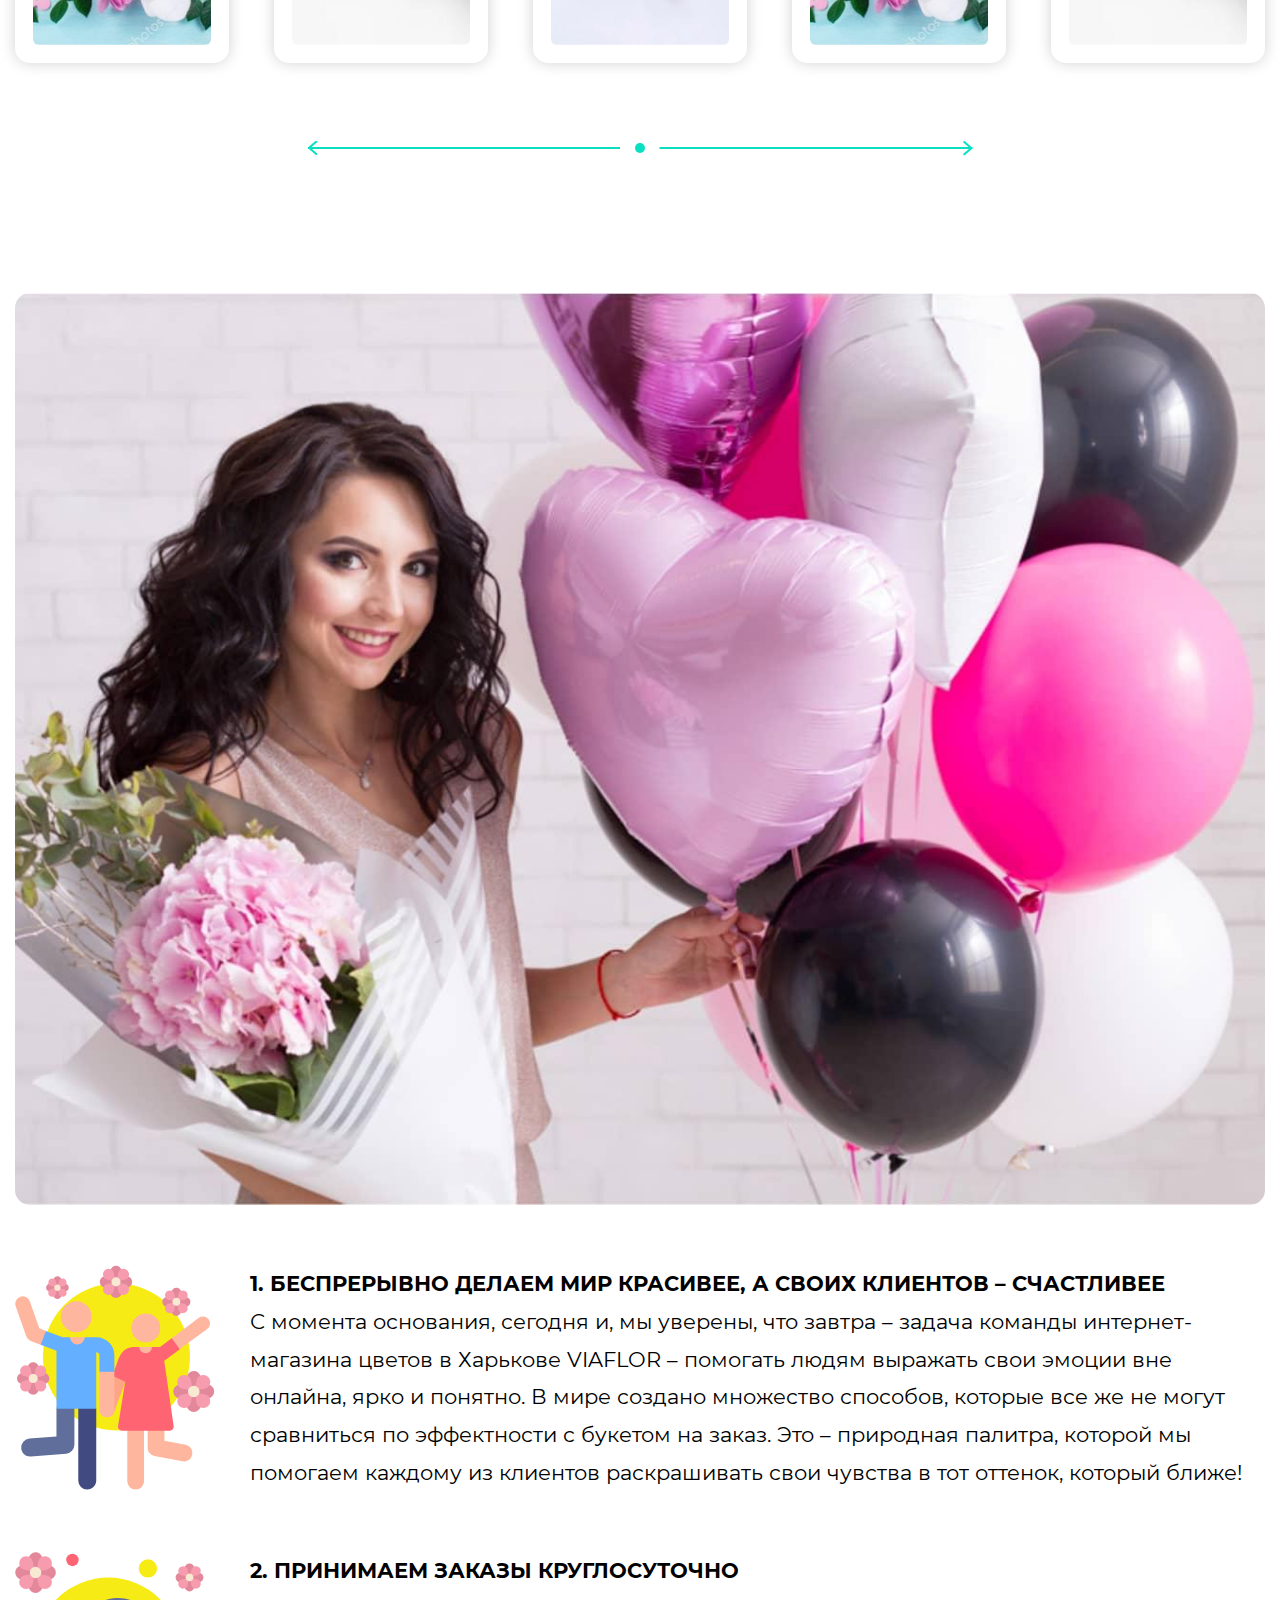
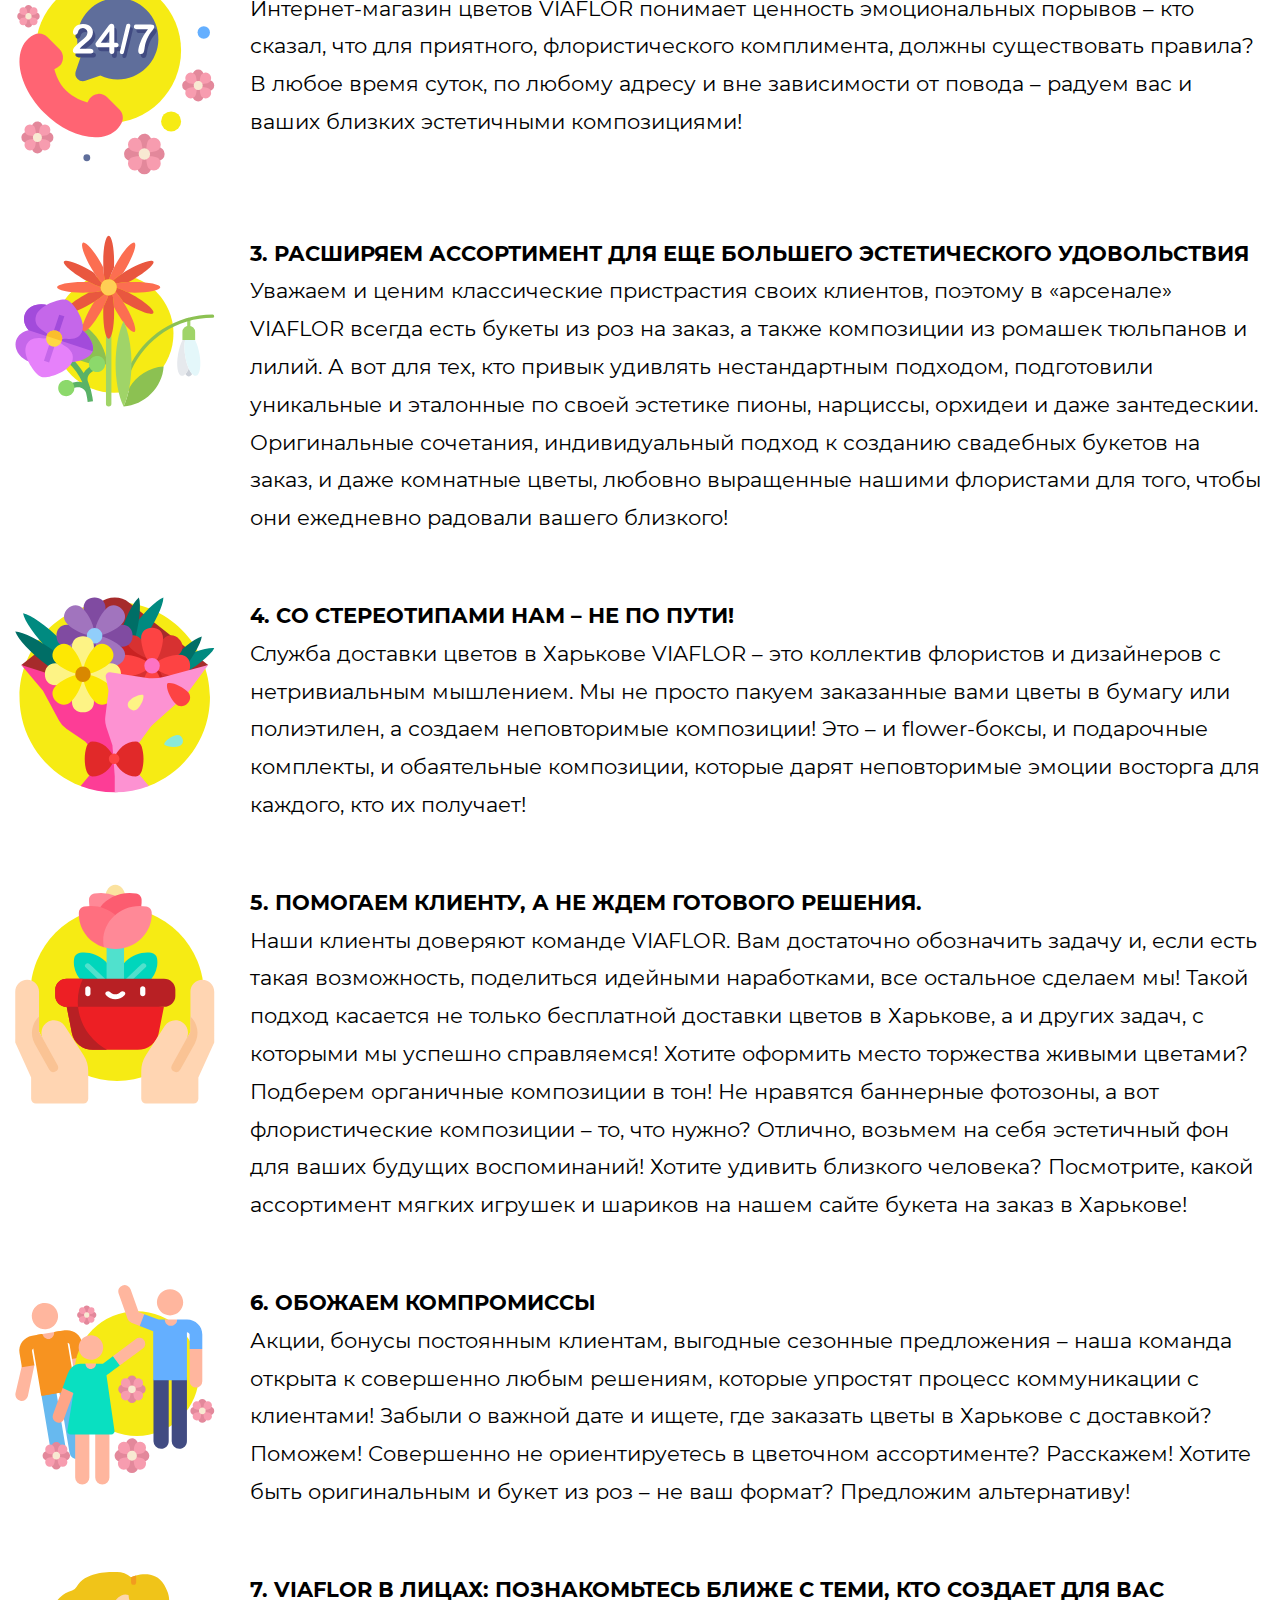
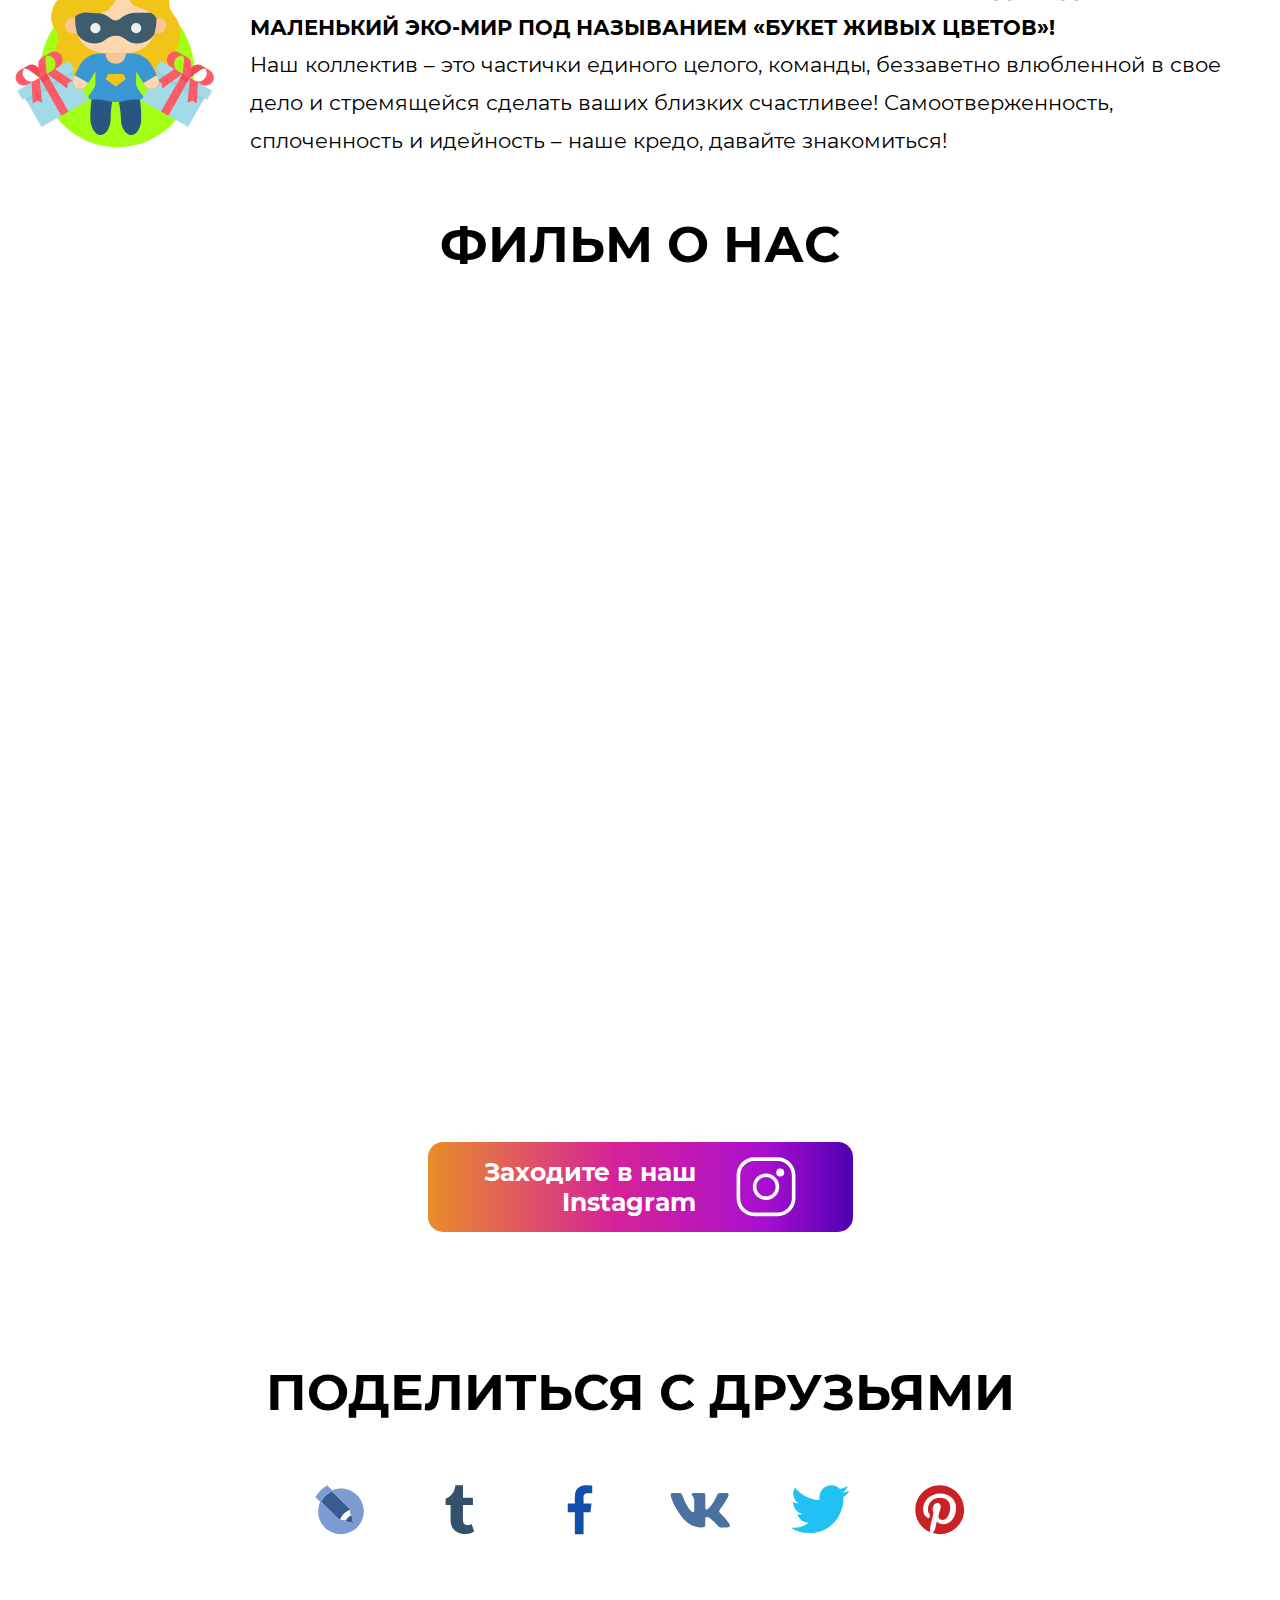
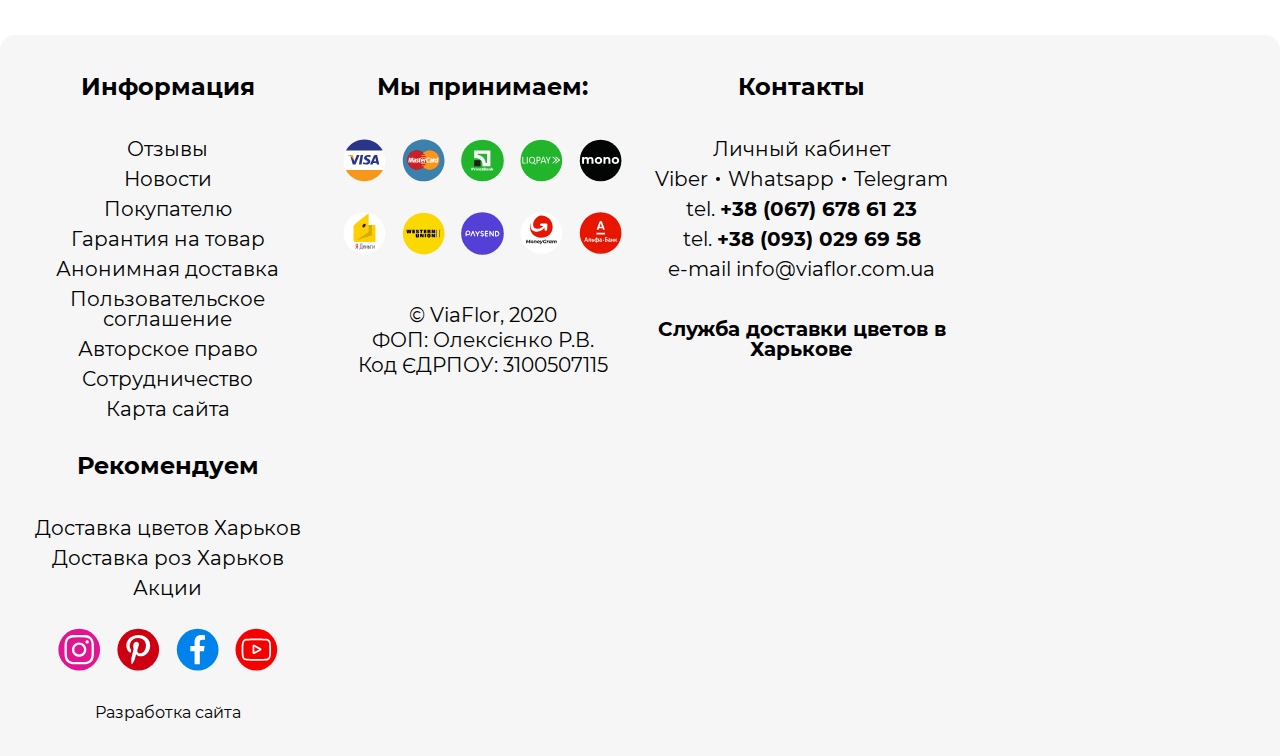
<file: about.html>
<!DOCTYPE html>
<html lang="ru">
	 <head>
	<title>О нас</title>
	<meta charset="UTF-8">
	<meta name="format-detection" content="telephone=no">
	<link rel="stylesheet" href="css/style.min.css?_v=20220222195655">
	<link rel="shortcut icon" href="favicon.ico">
	<meta name="viewport" content="width=device-width, initial-scale=1.0">
</head>
	<body>
		<div class="wrapper">
			<header class="header">
	<div class="header__container _container">
		<div class="header__column">
			<div class="header__menu">
				<div class="header__menu-button">
					<svg width="100%" height="100%" viewBox="0 0 27 25" xmlns="http://www.w3.org/2000/svg" style="fill-rule:evenodd;clip-rule:evenodd;stroke-linejoin:round;stroke-miterlimit:2;"><g transform="matrix(1,0,0,1,-2375,-64)"><g transform="matrix(1,0,0,1.24762,2196.53,0)"><g transform="matrix(1,0,0,0.801524,167.762,39.2052)"><g transform="matrix(1,0,0,1,-1118.14,-12)"><path d="M1155,29.5C1155,28.672 1154.33,28 1153.5,28L1130.5,28C1129.67,28 1129,28.672 1129,29.5C1129,30.328 1129.67,31 1130.5,31L1153.5,31C1154.33,31 1155,30.328 1155,29.5Z"/></g><g transform="matrix(1,0,0,1,-1118.14,-1.5)"><path d="M1155,29.5C1155,28.672 1154.33,28 1153.5,28L1130.5,28C1129.67,28 1129,28.672 1129,29.5C1129,30.328 1129.67,31 1130.5,31L1153.5,31C1154.33,31 1155,30.328 1155,29.5Z"/></g>	<g transform="matrix(1,0,0,1,-1118.14,9)"><path d="M1155,29.5C1155,28.672 1154.33,28 1153.5,28L1130.5,28C1129.67,28 1129,28.672 1129,29.5C1129,30.328 1129.67,31 1130.5,31L1153.5,31C1154.33,31 1155,30.328 1155,29.5Z"/></g></g></g></g></svg>
					<span>Меню</span>
				</div>
			</div>
			<div class="header__favorite">
				<div class="header__favorite-button">
					<svg width="100%" height="100%" viewBox="0 0 34 30" xmlns="http://www.w3.org/2000/svg" style="fill-rule:evenodd;clip-rule:evenodd;stroke-linejoin:round;stroke-miterlimit:2;"><g transform="matrix(1,0,0,1,-2730,-66)"><g transform="matrix(1,0,0,1.24762,2196.53,0)"><g transform="matrix(0.503943,0,0,0.401429,-492.485,-0.918072)"><path d="M2069.5,142.43C2077.05,132.751 2089.85,133.286 2096.48,138.968C2103.49,144.976 2103.93,156.985 2096.92,168.999C2092.27,177.506 2080.42,186.08 2070.49,191.75C2069.88,192.1 2069.12,192.1 2068.51,191.75C2058.58,186.08 2046.73,177.506 2042.08,168.999C2035.07,156.985 2035.51,144.976 2042.52,138.968C2049.15,133.286 2061.95,132.751 2069.5,142.43ZM2069.5,187.718C2060.38,182.411 2049.77,174.779 2045.56,167.075L2045.53,167.025C2039.67,156.988 2039.27,147.004 2045.09,142.008C2050.33,137.521 2060.42,137.253 2066.38,144.896L2069.5,148.898L2072.62,144.896C2078.58,137.253 2088.67,137.521 2093.91,142.008C2099.74,147.004 2099.33,156.988 2093.5,166.977L2093.47,167.025C2089.23,174.778 2078.61,182.414 2069.5,187.718Z"/></g></g></g></svg>
				</div>
			</div>
		</div>

		<a href="index.html" class="header__logo">
			<img src="img/logo.svg?_v=1645552615620" alt="">
		</a>

		<div class="header__column">
			<div class="lang_c">
				<a class="lang_active" href="/">ru</a>
				<div class="lang_s">
					<a href="/ua/">ua</a>
					<a href="/ua/">en</a>
				</div>
			</div>
			<div class="header__basket">
				<div class="header__basket-button">
					<svg width="100%" height="100%" viewBox="0 0 34 30" xmlns="http://www.w3.org/2000/svg" style="fill-rule:evenodd;clip-rule:evenodd;stroke-linejoin:round;stroke-miterlimit:2;"><g transform="matrix(1,0,0,1,-3904,-66)"><g transform="matrix(1,0,0,1.24762,2196.53,0)"><g transform="matrix(1.36196,0,0,6.1244,1249.71,29.3252)"><g transform="matrix(1.12724,0,0,0.200926,-4158.86,0.173999)"><circle cx="3996.78" cy="35.418" r="1.774"/></g><g transform="matrix(1.12724,0,0,0.200926,-4149.72,0.173999)"><circle cx="3996.78" cy="35.418" r="1.774"/></g><g transform="matrix(1,0,0,0.178246,-3660.24,0)"><path d="M3996.35,22.629C3996.35,22.225 3996.68,21.897 3997.08,21.897C3998.7,21.897 4002.45,21.897 4002.45,21.897C4002.79,21.897 4003.09,22.126 4003.16,22.451L4003.9,25.951L4020.51,25.951C4020.74,25.951 4020.96,26.057 4021.1,26.237C4021.24,26.417 4021.28,26.65 4021.21,26.868L4018.37,35.931C4018.28,36.24 4017.99,36.453 4017.66,36.453L4004.88,36.453C4004.54,36.453 4004.24,36.223 4004.16,35.899L4001.38,23.897L3997.08,23.897C3996.89,23.897 3996.7,23.82 3996.56,23.682C3996.43,23.545 3996.35,23.359 3996.35,23.165C3996.35,22.99 3996.35,22.804 3996.35,22.629ZM4004.13,27.951L4005.87,34.453L4016.53,34.453L4018.79,27.951L4004.13,27.951Z"/></g></g></g></g></svg>
				</div>
			</div>
		</div>		
	</div>
</header>
			<section class="menu">
  <div class="menu__body">
    <div class="menu__close">
      <svg width="100%" height="100%" viewBox="0 0 27 25" xmlns="http://www.w3.org/2000/svg" style="fill-rule:evenodd;clip-rule:evenodd;stroke-linejoin:round;stroke-miterlimit:2;"><g transform="matrix(1,0,0,1,-401,-63)"><g transform="matrix(1,0,0,1,1391.38,41.0066)"><g transform="matrix(1,0,0,1.68758,-1003.64,4.54747e-13)"><g transform="matrix(0.966532,0.520689,-0.672689,0.438455,-1056.98,-587.107)"><path d="M1155,29.5C1155,28.672 1154.49,28 1153.85,28L1130.15,28C1129.52,28 1129,28.672 1129,29.5C1129,30.328 1129.52,31 1130.15,31L1153.85,31C1154.49,31 1155,30.328 1155,29.5Z"/></g><g transform="matrix(-0.966532,0.520689,0.672689,0.438455,1110.89,-587.107)"><path d="M1155,29.5C1155,28.672 1154.49,28 1153.85,28L1130.15,28C1129.52,28 1129,28.672 1129,29.5C1129,30.328 1129.52,31 1130.15,31L1153.85,31C1154.49,31 1155,30.328 1155,29.5Z"/></g></g></g></g></svg>
    </div>

    <div class="menu__content">
      <div class="menu__block">
        <h2 class="menu__title">Меню</h2>
        <ul class="menu__list">
          <li><a href="about.html" class="menu__link">О нас</a></li>
          <li><a href="order.html" class="menu__link">Покупателю</a></li>
          <li><a href="contacts.html" class="menu__link">Контакты</a></li>
          <li><a href="gallery.html" class="menu__link">Галерея</a></li>
        </ul>
      </div>

      <nav class="menu__catalog">
        <h2 class="menu__title">Магазин</h2>
        <ul class="menu__catalog-list" data-spollers data-one-spoller>
          <li>
            <div class="menu__catalog-item" data-spoller>
              <div class="menu__catalog-item-icon">
                <img src="img/icons/menu/icon01.svg?_v=1645552615620" alt="">
              </div>
              <div class="menu__catalog-item-text">Каталог букетов</div>
            </div>
            <ul class="menu__catalog-sublist">
              <li><a href="#" class="menu__catalog-link">Пионовидные розы</a></li>
              <li><a href="#" class="menu__catalog-link">Розы</a></li>
              <li><a href="#" class="menu__catalog-link">Кустовые розы</a></li>
              <li><a href="#" class="menu__catalog-link">Эустома</a></li>
              <li><a href="#" class="menu__catalog-link">Пионы</a></li>
            </ul>
          </li>

          <li>
            <div class="menu__catalog-item" data-spoller>
              <div class="menu__catalog-item-icon">
                <img src="img/icons/menu/icon02.svg?_v=1645552615620" alt="">
              </div>
              <div class="menu__catalog-item-text">Розы</div>
            </div>
            <ul class="menu__catalog-sublist">
              <li><a href="#" class="menu__catalog-link">Пионовидные розы</a></li>
              <li><a href="#" class="menu__catalog-link">Розы</a></li>
              <li><a href="#" class="menu__catalog-link">Кустовые розы</a></li>
              <li><a href="#" class="menu__catalog-link">Эустома</a></li>
              <li><a href="#" class="menu__catalog-link">Пионы</a></li>
            </ul>
          </li>

          <li>
            <div class="menu__catalog-item" data-spoller>
              <div class="menu__catalog-item-icon">
                <img src="img/icons/menu/icon03.svg?_v=1645552615620" alt="">
              </div>
              <div class="menu__catalog-item-text">Подарки</div>
            </div>
            <ul class="menu__catalog-sublist">
              <li><a href="#" class="menu__catalog-link">Пионовидные розы</a></li>
              <li><a href="#" class="menu__catalog-link">Розы</a></li>
              <li><a href="#" class="menu__catalog-link">Кустовые розы</a></li>
              <li><a href="#" class="menu__catalog-link">Эустома</a></li>
              <li><a href="#" class="menu__catalog-link">Пионы</a></li>
            </ul>
          </li>

          <li>
            <div class="menu__catalog-item" data-spoller>
              <div class="menu__catalog-item-icon">
                <img src="img/icons/menu/icon04.svg?_v=1645552615620" alt="">
              </div>
              <div class="menu__catalog-item-text">Букеты к поводу</div>
            </div>
            <ul class="menu__catalog-sublist">
              <li><a href="#" class="menu__catalog-link">Пионовидные розы</a></li>
              <li><a href="#" class="menu__catalog-link">Розы</a></li>
              <li><a href="#" class="menu__catalog-link">Кустовые розы</a></li>
              <li><a href="#" class="menu__catalog-link">Эустома</a></li>
              <li><a href="#" class="menu__catalog-link">Пионы</a></li>
            </ul>
          </li>

          <li>
            <div class="menu__catalog-item" data-spoller>
              <div class="menu__catalog-item-icon">
                <img src="img/icons/menu/icon05.svg?_v=1645552615620" alt="">
              </div>
              <div class="menu__catalog-item-text">Тематические букеты</div>
            </div>
            <ul class="menu__catalog-sublist">
              <li><a href="#" class="menu__catalog-link">Пионовидные розы</a></li>
              <li><a href="#" class="menu__catalog-link">Розы</a></li>
              <li><a href="#" class="menu__catalog-link">Кустовые розы</a></li>
              <li><a href="#" class="menu__catalog-link">Эустома</a></li>
              <li><a href="#" class="menu__catalog-link">Пионы</a></li>
            </ul>
          </li>

          <li>
            <div class="menu__catalog-item" data-spoller>
              <div class="menu__catalog-item-icon">
                <img src="img/icons/menu/icon06.svg?_v=1645552615620" alt="">
              </div>
              <div class="menu__catalog-item-text">Авторские букеты</div>
            </div>
            <ul class="menu__catalog-sublist">
              <li><a href="#" class="menu__catalog-link">Пионовидные розы</a></li>
              <li><a href="#" class="menu__catalog-link">Розы</a></li>
              <li><a href="#" class="menu__catalog-link">Кустовые розы</a></li>
              <li><a href="#" class="menu__catalog-link">Эустома</a></li>
              <li><a href="#" class="menu__catalog-link">Пионы</a></li>
            </ul>
          </li>

          <li>
            <div class="menu__catalog-item" data-spoller>
              <div class="menu__catalog-item-icon">
                <img src="img/icons/menu/icon07.svg?_v=1645552615620" alt="">
              </div>
              <div class="menu__catalog-item-text">Цветочные композиции</div>
            </div>
            <ul class="menu__catalog-sublist">
              <li><a href="#" class="menu__catalog-link">Пионовидные розы</a></li>
              <li><a href="#" class="menu__catalog-link">Розы</a></li>
              <li><a href="#" class="menu__catalog-link">Кустовые розы</a></li>
              <li><a href="#" class="menu__catalog-link">Эустома</a></li>
              <li><a href="#" class="menu__catalog-link">Пионы</a></li>
            </ul>
          </li>

          <li>
            <div class="menu__catalog-item" data-spoller>
              <div class="menu__catalog-item-icon">
                <img src="img/icons/menu/icon08.svg?_v=1645552615620" alt="">
              </div>
              <div class="menu__catalog-item-text">Фруктовые композиции</div>
            </div>
            <ul class="menu__catalog-sublist">
              <li><a href="#" class="menu__catalog-link">Пионовидные розы</a></li>
              <li><a href="#" class="menu__catalog-link">Розы</a></li>
              <li><a href="#" class="menu__catalog-link">Кустовые розы</a></li>
              <li><a href="#" class="menu__catalog-link">Эустома</a></li>
              <li><a href="#" class="menu__catalog-link">Пионы</a></li>
            </ul>
          </li>

          <li>
            <div class="menu__catalog-item" data-spoller>
              <div class="menu__catalog-item-icon">
                <img src="img/icons/menu/icon09.svg?_v=1645552615620" alt="">
              </div>
              <div class="menu__catalog-item-text">Акции</div>
            </div>
            <ul class="menu__catalog-sublist">
              <li><a href="#" class="menu__catalog-link">Пионовидные розы</a></li>
              <li><a href="#" class="menu__catalog-link">Розы</a></li>
              <li><a href="#" class="menu__catalog-link">Кустовые розы</a></li>
              <li><a href="#" class="menu__catalog-link">Эустома</a></li>
              <li><a href="#" class="menu__catalog-link">Пионы</a></li>
            </ul>
          </li>

          <li>
            <div class="menu__catalog-item" data-spoller>
              <div class="menu__catalog-item-icon">
                <img src="img/icons/menu/icon10.svg?_v=1645552615620" alt="">
              </div>
              <div class="menu__catalog-item-text">Комнатные цветы</div>
            </div>
            <ul class="menu__catalog-sublist">
              <li><a href="#" class="menu__catalog-link">Пионовидные розы</a></li>
              <li><a href="#" class="menu__catalog-link">Розы</a></li>
              <li><a href="#" class="menu__catalog-link">Кустовые розы</a></li>
              <li><a href="#" class="menu__catalog-link">Эустома</a></li>
              <li><a href="#" class="menu__catalog-link">Пионы</a></li>
            </ul>
          </li>

          <li>
            <div class="menu__catalog-item" data-spoller>
              <div class="menu__catalog-item-icon">
                <img src="img/icons/menu/icon11.svg?_v=1645552615620" alt="">
              </div>
              <div class="menu__catalog-item-text">Цветы поштучно</div>
            </div>
            <ul class="menu__catalog-sublist">
              <li><a href="#" class="menu__catalog-link">Пионовидные розы</a></li>
              <li><a href="#" class="menu__catalog-link">Розы</a></li>
              <li><a href="#" class="menu__catalog-link">Кустовые розы</a></li>
              <li><a href="#" class="menu__catalog-link">Эустома</a></li>
              <li><a href="#" class="menu__catalog-link">Пионы</a></li>
            </ul>
          </li>

          <li>
            <div class="menu__catalog-item" data-spoller>
              <div class="menu__catalog-item-icon">
                <img src="img/icons/menu/icon12.svg?_v=1645552615620" alt="">
              </div>
              <div class="menu__catalog-item-text">Цветы оптом</div>
            </div>
            <ul class="menu__catalog-sublist">
              <li><a href="#" class="menu__catalog-link">Пионовидные розы</a></li>
              <li><a href="#" class="menu__catalog-link">Розы</a></li>
              <li><a href="#" class="menu__catalog-link">Кустовые розы</a></li>
              <li><a href="#" class="menu__catalog-link">Эустома</a></li>
              <li><a href="#" class="menu__catalog-link">Пионы</a></li>
            </ul>
          </li>

          <li>
            <div class="menu__catalog-item" data-spoller>
              <div class="menu__catalog-item-icon">
                <img src="img/icons/menu/icon13.svg?_v=1645552615620" alt="">
              </div>
              <div class="menu__catalog-item-text">Доставка по городам</div>
            </div>
            <ul class="menu__catalog-sublist">
              <li><a href="#" class="menu__catalog-link">Пионовидные розы</a></li>
              <li><a href="#" class="menu__catalog-link">Розы</a></li>
              <li><a href="#" class="menu__catalog-link">Кустовые розы</a></li>
              <li><a href="#" class="menu__catalog-link">Эустома</a></li>
              <li><a href="#" class="menu__catalog-link">Пионы</a></li>
            </ul>
          </li>

          <li>
            <div class="menu__catalog-item" data-spoller>
              <div class="menu__catalog-item-icon">
                <img src="img/icons/menu/icon14.svg?_v=1645552615620" alt="">
              </div>
              <div class="menu__catalog-item-text">Фотогалерея букетов</div>
            </div>
            <ul class="menu__catalog-sublist">
              <li><a href="#" class="menu__catalog-link">Пионовидные розы</a></li>
              <li><a href="#" class="menu__catalog-link">Розы</a></li>
              <li><a href="#" class="menu__catalog-link">Кустовые розы</a></li>
              <li><a href="#" class="menu__catalog-link">Эустома</a></li>
              <li><a href="#" class="menu__catalog-link">Пионы</a></li>
            </ul>
          </li>
        </ul>
      </nav>

      <a href="#" class="menu__user">
        <img src="img/icons/user.svg?_v=1645552615620" alt="">
        <span>Личный кабинет</span>
      </a>

      <div class="menu__currency">
        <div class="menu__currency-text">Валюта: UAH / Гривна</div>
        <div class="menu__currency-select">
          <div class="menu__currency-item">&#36;</div>
          <div class="menu__currency-item">&#8372;</div>
          <div class="menu__currency-item">&#8381;</div>
        </div>
      </div>

      <div class="menu__socials">
        <a href="#" class="menu__social">
          <img src="img/icons/contact/viber.svg?_v=1645552615620" alt="">
        </a>
        <a href="#" class="menu__social">
          <img src="img/icons/contact/whatsapp.svg?_v=1645552615620" alt="">
        </a>
        <a href="#" class="menu__social">
          <img src="img/icons/contact/telegram.svg?_v=1645552615620" alt="">
        </a>
      </div>

      <div class="menu__contacts">
        <h2 class="menu__title">Обратный звонок</h2>
        <a href="tel:380996392621" class="menu__contact">
          <img src="img/icons/contact/life.svg?_v=1645552615620" alt="">+38 (099) 63 92 621
        </a>
        <a href="tel:380676786123" class="menu__contact">
          <img src="img/icons/contact/kiyvstar.svg?_v=1645552615620" alt="">+38 (067) 67 86 123
        </a>
        <a href="tel:380930296958" class="menu__contact">
          <img src="img/icons/contact/vodafone.svg?_v=1645552615620" alt="">+38 (093) 02 96 958
        </a>
        <a href="mailto:info@viaflor.com.ua" class="menu__contact">
          <img src="img/icons/contact/email.svg?_v=1645552615620" alt="">info@viaflor.com.ua
        </a>
      </div>
    </div>
  </div>
</section>
			<main class="page">
        <div class="breadcrumbs">
          <div class="_container">
            <ul class="breadcrumbs__list">
              <li><a href="index.html" class="breadcrumbs__item">Главная</a></li>
              <li>О нас</li>
            </ul>
          </div>
        </div>

        <section class="about">
          <div class="_container">
            <h1 class="about__title">О нас</h1>

            <div class="about__team team-about">
              <h2 class="team-about__title">Наша команда</h2>
              <div class="team-about__body">
                <div class="team-about__item">
                  <div class="team-about__item-image">
                    <img src="img/about/command/image01.png?_v=1645552615620" alt="">
                  </div>
                  <div class="team-about__item-name">Роман</div>
                  <div class="team-about__item-position">руководитель</div>
                </div>
                <div class="team-about__item">
                  <div class="team-about__item-image">
                    <img src="img/about/command/image02.png?_v=1645552615620" alt="">
                  </div>
                  <div class="team-about__item-name">Руслан</div>
                  <div class="team-about__item-position">отдел логистики</div>
                </div>
                <div class="team-about__item">
                  <div class="team-about__item-image">
                    <img src="img/about/command/image03.png?_v=1645552615620" alt="">
                  </div>
                  <div class="team-about__item-name">Лилия</div>
                  <div class="team-about__item-position">PR-менеджер, журналист, лицо компании.</div>
                </div>
                <div class="team-about__item">
                  <div class="team-about__item-image">
                    <img src="img/about/command/image04.png?_v=1645552615620" alt="">
                  </div>
                  <div class="team-about__item-name">Роман</div>
                  <div class="team-about__item-position">руководитель</div>
                </div>
                <div class="team-about__item">
                  <div class="team-about__item-image">
                    <img src="img/about/command/image05.png?_v=1645552615620" alt="">
                  </div>
                  <div class="team-about__item-name">Роман</div>
                  <div class="team-about__item-position">руководитель</div>
                </div>
                <div class="team-about__item">
                  <div class="team-about__item-image">
                    <img src="img/about/command/image06.png?_v=1645552615620" alt="">
                  </div>
                  <div class="team-about__item-name">Роман</div>
                  <div class="team-about__item-position">руководитель</div>
                </div>
              </div>
            </div>

            <div class="about__article article-about">
              <div class="article-about__image">
                <img src="img/about/main01.jpg?_v=1645552615620" alt="">
              </div>
              <div class="article-about__content">
                <div class="article__content">Даже для того, чтобы оставаться на месте, нужно бежать со всех ног – эту знаменитую аксиому Льюиса Кэррола команда VIAFLOR взяла за основу своего существования. Приветствуем вас в мекке красоты, свежести, ореоле пьянящих ароматов и креативных идей – интернет-магазине цветов в Харькове VIAFLOR! Даже для того, чтобы оставаться на месте, нужно бежать со всех ног – эту знаменитую аксиому Льюиса Кэррола команда VIAFLOR взяла за основу своего существования. Приветствуем вас в мекке красоты, свежести, ореоле пьянящих ароматов и креативных идей – интернет-магазине цветов в Харькове VIAFLOR!</div>
                <div class="article__button">Развернуть</div>
              </div>
            </div>

            <div class="about__label">Не просто цветы на заказ в Харькове, а все о них и даже немного больше: услуги, которые вы можете заказать в VIAFLOR</div>

            <ul class="about__list">
              <li>
                <div class="about__list-image">
                  <img src="img/about/image01.jpg?_v=1645552615620" alt="">
                </div>
                <div class="about__list-text">Флористика. Конечно, она для нас – во главе. Flower-box и корзины, коробки и классические букеты, альтернативы со сладкими презентами – все, что пожелает ваше эстетическое начало, у нас есть! Доставка цветов в городе Харьков. И не просто доставка, а совершенно бесплатная! До 21.00 в городской черте мы готовы привезти заказанную вами композицию в любое время и в любое место – курьер прибудет точно по адресу!</div>
              </li>
              <li>
                <div class="about__list-image">
                  <img src="img/about/image02.jpg?_v=1645552615620" alt="">
                </div>
                <div class="about__list-text">Флористика. Конечно, она для нас – во главе. Flower-box и корзины, коробки и классические букеты, альтернативы со сладкими презентами – все, что пожелает ваше эстетическое начало, у нас есть!</div>
              </li>
              <li>
                <div class="about__list-image">
                  <img src="img/about/image03.jpg?_v=1645552615620" alt="">
                </div>
                <div class="about__list-text">Флористика. Конечно, она для нас – во главе. Flower-box и корзины, коробки и классические букеты, альтернативы со сладкими презентами – все, что пожелает ваше эстетическое начало, у нас есть! Доставка цветов в городе Харьков. И не просто доставка, а совершенно бесплатная! До 21.00 в городской черте мы готовы привезти заказанную вами композицию в любое время и в любое место – курьер прибудет точно по адресу!</div>
              </li>
              <li>
                <div class="about__list-image">
                  <img src="img/about/image04.jpg?_v=1645552615620" alt="">
                </div>
                <div class="about__list-text">Флористика. Конечно, она для нас – во главе. Flower-box и корзины, коробки и классические букеты, альтернативы со сладкими презентами – все, что пожелает ваше эстетическое начало, у нас есть! Доставка цветов в городе Харьков. И не просто доставка, а совершенно бесплатная! До 21.00 в городской черте мы готовы привезти заказанную вами композицию в любое время и в любое место – курьер прибудет точно по адресу!</div>
              </li>
              <li>
                <div class="about__list-image">
                  <img src="img/about/image05.jpg?_v=1645552615620" alt="">
                </div>
                <div class="about__list-text">Флористика. Конечно, она для нас – во главе. Flower-box и корзины, коробки и классические букеты, альтернативы со сладкими презентами – все, что пожелает ваше эстетическое начало, у нас есть! Доставка цветов в городе Харьков. И не просто доставка, а совершенно бесплатная! До 21.00 в городской черте мы готовы привезти заказанную вами композицию в любое время и в любое место – курьер прибудет точно по адресу!</div>
              </li>
              <li>
                <div class="about__list-image">
                  <img src="img/about/image06.jpg?_v=1645552615620" alt="">
                </div>
                <div class="about__list-text">Флористика. Конечно, она для нас – во главе. Flower-box и корзины, коробки и классические букеты, альтернативы со сладкими презентами – все, что пожелает ваше эстетическое начало, у нас есть! Доставка цветов в городе Харьков. И не просто доставка, а совершенно бесплатная! До 21.00 в городской черте мы готовы привезти заказанную вами композицию в любое время и в любое место – курьер прибудет точно по адресу!</div>
              </li>
              <li>
                <div class="about__list-image">
                  <img src="img/about/image07.jpg?_v=1645552615620" alt="">
                </div>
                <div class="about__list-text">Флористика. Конечно, она для нас – во главе. Flower-box и корзины, коробки и классические букеты, альтернативы со сладкими презентами – все, что пожелает ваше эстетическое начало, у нас есть! Доставка цветов в городе Харьков. И не просто доставка, а совершенно бесплатная! До 21.00 в городской черте мы готовы привезти заказанную вами композицию в любое время и в любое место – курьер прибудет точно по адресу!</div>
              </li>
              <li>
                <div class="about__list-image">
                  <img src="img/about/image08.jpg?_v=1645552615620" alt="">
                </div>
                <div class="about__list-text">Флористика. Конечно, она для нас – во главе. Flower-box и корзины, коробки и классические букеты, альтернативы со сладкими презентами – все, что пожелает ваше эстетическое начало, у нас есть! Доставка цветов в городе Харьков. И не просто доставка, а совершенно бесплатная! До 21.00 в городской черте мы готовы привезти заказанную вами композицию в любое время и в любое место – курьер прибудет точно по адресу!</div>
              </li>
              <li>
                <div class="about__list-image">
                  <img src="img/about/image09.jpg?_v=1645552615620" alt="">
                </div>
                <div class="about__list-text">Флористика. Конечно, она для нас – во главе. Flower-box и корзины, коробки и классические букеты, альтернативы со сладкими презентами – все, что пожелает ваше эстетическое начало, у нас есть! Доставка цветов в городе Харьков. И не просто доставка, а совершенно бесплатная! До 21.00 в городской черте мы готовы привезти заказанную вами композицию в любое время и в любое место – курьер прибудет точно по адресу!</div>
              </li>
            </ul>
          </div>
        </section>

        <section class="story">
					<div class="_container">
						<h2 class="story__title">Стори</h2>
						<div class="story__body swiper-slider">
							<div class="story__wrapper swiper-wrapper">
								<div class="story__item item-story swiper-slide">
									<div class="item-story__wrap">
										<div class="item-story__image">
											<img src="img/story/image01.jpg?_v=1645552615620" alt="">
										</div>
										<a href="#" class="item-story__button">Перейти</a>
									</div>
								</div>

								<div class="story__item item-story swiper-slide">
									<div class="item-story__wrap">
										<div class="item-story__image">
											<img src="img/story/image02.jpg?_v=1645552615620" alt="">
										</div>
										<a href="#" class="item-story__button">Перейти</a>
									</div>
								</div>

								<div class="story__item item-story swiper-slide">
									<div class="item-story__wrap">
										<div class="item-story__image">
											<img src="img/story/image03.jpg?_v=1645552615620" alt="">
										</div>
										<a href="#" class="item-story__button">Перейти</a>
									</div>
								</div>

								<div class="story__item item-story swiper-slide">
									<div class="item-story__wrap">
										<div class="item-story__image">
											<img src="img/story/image01.jpg?_v=1645552615620" alt="">
										</div>
										<a href="#" class="item-story__button">Перейти</a>
									</div>
								</div>

								<div class="story__item item-story swiper-slide">
									<div class="item-story__wrap">
										<div class="item-story__image">
											<img src="img/story/image02.jpg?_v=1645552615620" alt="">
										</div>
										<a href="#" class="item-story__button">Перейти</a>
									</div>
								</div>
							</div>
						</div>
						<div class="catalog__border catalog__border_story">
							<div class="catalog__border-arrow catalog__border-arrow_left"></div>
							<div class="catalog__border-center"></div>
							<div class="catalog__border-arrow catalog__border-arrow_right"></div>
						</div>
					</div>
				</section>

        <section class="about-articles">
          <div class="_container">
            <div class="about-articles__image">
              <img src="img/about/main02.jpg?_v=1645552615620" alt="">
            </div>

            <ul class="about-articles__list">
              <li class="about-articles__item">
                <div class="about-articles__item-image">
                  <img src="img/about/icon01.svg?_v=1645552615620" alt="">
                </div>
                <div class="about-articles__item-content">
                  <h3 class="about-articles__item-title">1. БЕСПРЕРЫВНО ДЕЛАЕМ МИР КРАСИВЕЕ, А СВОИХ КЛИЕНТОВ – СЧАСТЛИВЕЕ</h3>
                  <p class="about-articles__item-text">С момента основания, сегодня и, мы уверены, что завтра – задача команды интернет-магазина цветов в Харькове VIAFLOR – помогать людям выражать свои эмоции вне онлайна, ярко и понятно. В мире создано множество способов, которые все же не могут сравниться по эффектности с букетом на заказ. Это – природная палитра, которой мы помогаем каждому из клиентов раскрашивать свои чувства в тот оттенок, который ближе!</p>
                </div>
              </li>
              <li class="about-articles__item">
                <div class="about-articles__item-image">
                  <img src="img/about/icon02.svg?_v=1645552615620" alt="">
                </div>
                <div class="about-articles__item-content">
                  <h3 class="about-articles__item-title">2. ПРИНИМАЕМ ЗАКАЗЫ КРУГЛОСУТОЧНО</h3>
                  <p class="about-articles__item-text">Интернет-магазин цветов VIAFLOR понимает ценность эмоциональных порывов – кто сказал, что для приятного, флористического комплимента, должны существовать правила? В любое время суток, по любому адресу и вне зависимости от повода – радуем вас и ваших близких эстетичными композициями!</p>
                </div>
              </li>
              <li class="about-articles__item">
                <div class="about-articles__item-image">
                  <img src="img/about/icon03.svg?_v=1645552615620" alt="">
                </div>
                <div class="about-articles__item-content">
                  <h3 class="about-articles__item-title">3. РАСШИРЯЕМ АССОРТИМЕНТ ДЛЯ ЕЩЕ БОЛЬШЕГО ЭСТЕТИЧЕСКОГО УДОВОЛЬСТВИЯ</h3>
                  <p class="about-articles__item-text">Уважаем и ценим классические пристрастия своих клиентов, поэтому в «арсенале» VIAFLOR всегда есть букеты из роз на заказ, а также композиции из ромашек тюльпанов и лилий. А вот для тех, кто привык удивлять нестандартным подходом, подготовили уникальные и эталонные по своей эстетике пионы, нарциссы, орхидеи и даже зантедескии. Оригинальные сочетания, индивидуальный подход к созданию свадебных букетов на заказ, и даже комнатные цветы, любовно выращенные нашими флористами для того, чтобы они ежедневно радовали вашего близкого!</p>
                </div>
              </li>
              <li class="about-articles__item">
                <div class="about-articles__item-image">
                  <img src="img/about/icon04.svg?_v=1645552615620" alt="">
                </div>
                <div class="about-articles__item-content">
                  <h3 class="about-articles__item-title">4. СО СТЕРЕОТИПАМИ НАМ – НЕ ПО ПУТИ!</h3>
                  <p class="about-articles__item-text">Служба доставки цветов в Харькове VIAFLOR – это коллектив флористов и дизайнеров с нетривиальным мышлением. Мы не просто пакуем заказанные вами цветы в бумагу или полиэтилен, а создаем неповторимые композиции! Это – и flower-боксы, и подарочные комплекты, и обаятельные композиции, которые дарят неповторимые эмоции восторга для каждого, кто их получает!</p>
                </div>
              </li>
              <li class="about-articles__item">
                <div class="about-articles__item-image">
                  <img src="img/about/icon05.svg?_v=1645552615620" alt="">
                </div>
                <div class="about-articles__item-content">
                  <h3 class="about-articles__item-title">5. ПОМОГАЕМ КЛИЕНТУ, А НЕ ЖДЕМ ГОТОВОГО РЕШЕНИЯ.</h3>
                  <p class="about-articles__item-text">Наши клиенты доверяют команде VIAFLOR. Вам достаточно обозначить задачу и, если есть такая возможность, поделиться идейными наработками, все остальное сделаем мы! Такой подход касается не только бесплатной доставки цветов в Харькове, а и других задач, с которыми мы успешно справляемся! Хотите оформить место торжества живыми цветами? Подберем органичные композиции в тон! Не нравятся баннерные фотозоны, а вот флористические композиции – то, что нужно? Отлично, возьмем на себя эстетичный фон для ваших будущих воспоминаний! Хотите удивить близкого человека? Посмотрите, какой ассортимент мягких игрушек и шариков на нашем сайте букета на заказ в Харькове!</p>
                </div>
              </li>
              <li class="about-articles__item">
                <div class="about-articles__item-image">
                  <img src="img/about/icon06.svg?_v=1645552615620" alt="">
                </div>
                <div class="about-articles__item-content">
                  <h3 class="about-articles__item-title">6. ОБОЖАЕМ КОМПРОМИССЫ</h3>
                  <p class="about-articles__item-text">Акции, бонусы постоянным клиентам, выгодные сезонные предложения – наша команда открыта к совершенно любым решениям, которые упростят процесс коммуникации с клиентами! Забыли о важной дате и ищете, где заказать цветы в Харькове с доставкой? Поможем! Совершенно не ориентируетесь в цветочном ассортименте? Расскажем! Хотите быть оригинальным и букет из роз – не ваш формат? Предложим альтернативу!</p>
                </div>
              </li>
              <li class="about-articles__item">
                <div class="about-articles__item-image">
                  <img src="img/about/icon07.svg?_v=1645552615620" alt="">
                </div>
                <div class="about-articles__item-content">
                  <h3 class="about-articles__item-title">7. VIAFLOR В ЛИЦАХ: ПОЗНАКОМЬТЕСЬ БЛИЖЕ С ТЕМИ, КТО СОЗДАЕТ ДЛЯ ВАС МАЛЕНЬКИЙ ЭКО-МИР ПОД НАЗЫВАНИЕМ «БУКЕТ ЖИВЫХ ЦВЕТОВ»!</h3>
                  <p class="about-articles__item-text">Наш коллектив – это частички единого целого, команды, беззаветно влюбленной в свое дело и стремящейся сделать ваших близких счастливее! Самоотверженность, сплоченность и идейность – наше кредо, давайте знакомиться!</p>
                </div>
              </li>
            </ul>

            <h2 class="about-articles__title">ФИЛЬМ О НАС</h2>
            <div class="about-articles__video">
              <iframe width="560" height="315" src="https://www.youtube.com/embed/mQQpwptgBRs" title="YouTube video player" frameborder="0" allow="accelerometer; autoplay; clipboard-write; encrypted-media; gyroscope; picture-in-picture" allowfullscreen></iframe>
            </div>
          </div>
        </section>

				<section class="contact">
					<div class="_container">
						<a href="#" class="contact__button">
							<span class="contact__button-text">Заходите в наш <br> Instagram</span>
							<span class="contact__button-image">
								<img src="img/icons/social/instagram.svg?_v=1645552615620" alt="">
							</span>
						</a>

						<h2 class="contact__title">ПОДЕЛИТЬСЯ С ДРУЗЬЯМИ</h2>

						<div class="contact__socials">
							<a href="#" class="contact__social">
								<img src="img/icons/social/liveJournal.svg?_v=1645552615620" alt="">
							</a>
							<a href="#" class="contact__social">
								<img src="img/icons/social/telegram.svg?_v=1645552615620" alt="">
							</a>
							<a href="#" class="contact__social">
								<img src="img/icons/social/facebook.svg?_v=1645552615620" alt="">
							</a>
							<a href="#" class="contact__social">
								<img src="img/icons/social/vk.svg?_v=1645552615620" alt="">
							</a>
							<a href="#" class="contact__social">
								<img src="img/icons/social/twiter.svg?_v=1645552615620" alt="">
							</a>
							<a href="#" class="contact__social">
								<img src="img/icons/social/printerest.svg?_v=1645552615620" alt="">
							</a>
						</div>
					</div>
				</section>
			</main>
			<footer class="footer">
	<div class="_container">
		<div class="footer__body">
			<div class="footer__column">
				<h2 class="footer__title">Информация</h2>
				<ul class="footer__list">
					<li><a href="feedback.html" class="footer__link">Отзывы</a></li>
					<li><a href="news.html" class="footer__link">Новости</a></li>
					<li><a href="order.html" class="footer__link">Покупателю</a></li>
					<li><a href="#" class="footer__link">Гарантия на товар</a></li>
					<li><a href="#" class="footer__link">Анонимная доставка</a></li>
					<li><a href="#" class="footer__link">Пользовательское соглашение</a></li>
					<li><a href="#" class="footer__link">Авторское право</a></li>
					<li><a href="#" class="footer__link">Сотрудничество</a></li>
					<li><a href="#" class="footer__link">Карта сайта</a></li>
				</ul>
			</div>

			<div class="footer__column">
				<h2 class="footer__title">Мы принимаем:</h2>
				<div class="footer__payment">
					<div class="footer__payment-item">
						<img src="img/icons/pay/image01.svg?_v=1645552615620" alt="">
					</div>
					<div class="footer__payment-item">
						<img src="img/icons/pay/image02.svg?_v=1645552615620" alt="">
					</div>
					<div class="footer__payment-item">
						<img src="img/icons/pay/image03.svg?_v=1645552615620" alt="">
					</div>
					<div class="footer__payment-item">
						<img src="img/icons/pay/image04.svg?_v=1645552615620" alt="">
					</div>
					<div class="footer__payment-item">
						<img src="img/icons/pay/image05.svg?_v=1645552615620" alt="">
					</div>
					<div class="footer__payment-item">
						<img src="img/icons/pay/image06.svg?_v=1645552615620" alt="">
					</div>
					<div class="footer__payment-item">
						<img src="img/icons/pay/image07.svg?_v=1645552615620" alt="">
					</div>
					<div class="footer__payment-item">
						<img src="img/icons/pay/image08.svg?_v=1645552615620" alt="">
					</div>
					<div class="footer__payment-item">
						<img src="img/icons/pay/image09.svg?_v=1645552615620" alt="">
					</div>
					<div class="footer__payment-item">
						<img src="img/icons/pay/image10.svg?_v=1645552615620" alt="">
					</div>
				</div>
				<ul class="footer__list footer__list_info">
					<li><span class="footer__link">© ViaFlor, 2020</span></li>
					<li><span class="footer__link">ФОП: Олексiєнко Р.В.</span></li>
					<li><span class="footer__link">Код ЄДРПОУ: 3100507115</span></li>
				</ul>
			</div>

			<div class="footer__column">
				<h2 class="footer__title">Контакты</h2>
				<ul class="footer__list">
					<li><a href="#" class="footer__link">Личный кабинет</a></li>
					<li class="footer__link-block">
						<a href="#" class="footer__link">Viber</a>
						<a href="#" class="footer__link">Whatsapp</a>
						<a href="#" class="footer__link">Telegram</a>
					</li>
					<li>
						<span class="footer__link-label">tel. </span>
						<a href="tel:380676786123" class="footer__link"><strong>+38 (067) 678 61 23</strong></a>
					</li>
					<li>
						<span class="footer__link-label">tel. </span>
						<a href="tel:380930296958" class="footer__link"><strong>+38 (093) 029 69 58</strong></a>
					</li>
					<li>
						<span class="footer__link-label">e-mail </span>
						<a href="mailto:info@viaflor.com.ua" class="footer__link">info@viaflor.com.ua</a>
					</li>
				</ul>
				<div class="footer__label">Служба доставки цветов в Харькове</div>
			</div>

			<div class="footer__column">
				<h2 class="footer__title">Рекомендуем</h2>
				<ul class="footer__list">
					<li><a href="#" class="footer__link">Доставка цветов Харьков</a></li>
					<li><a href="#" class="footer__link">Доставка роз Харьков</a></li>
					<li><a href="#" class="footer__link">Акции</a></li>
				</ul>
				<div class="footer__contacts">
					<a href="#" class="footer__contact">
						<img src="img/icons/social-footer/instagram.svg?_v=1645552615620" alt="">
					</a>
					<a href="#" class="footer__contact">
						<img src="img/icons/social-footer/printerest.svg?_v=1645552615620" alt="">
					</a>
					<a href="#" class="footer__contact">
						<img src="img/icons/social-footer/facebook.svg?_v=1645552615620" alt="">
					</a>
					<a href="#" class="footer__contact">
						<img src="img/icons/social-footer/youtube.svg?_v=1645552615620" alt="">
					</a>
				</div>
				<a href="#" class="footer__author">Разработка сайта</a>
			</div>
		</div>
	</div>
</footer>
		</div>
		<script src="js/vendors.min.js?_v=20220222195655"></script>
<script src="js/app.min.js?_v=20220222195655"></script>

	</body>
</html>
</file>
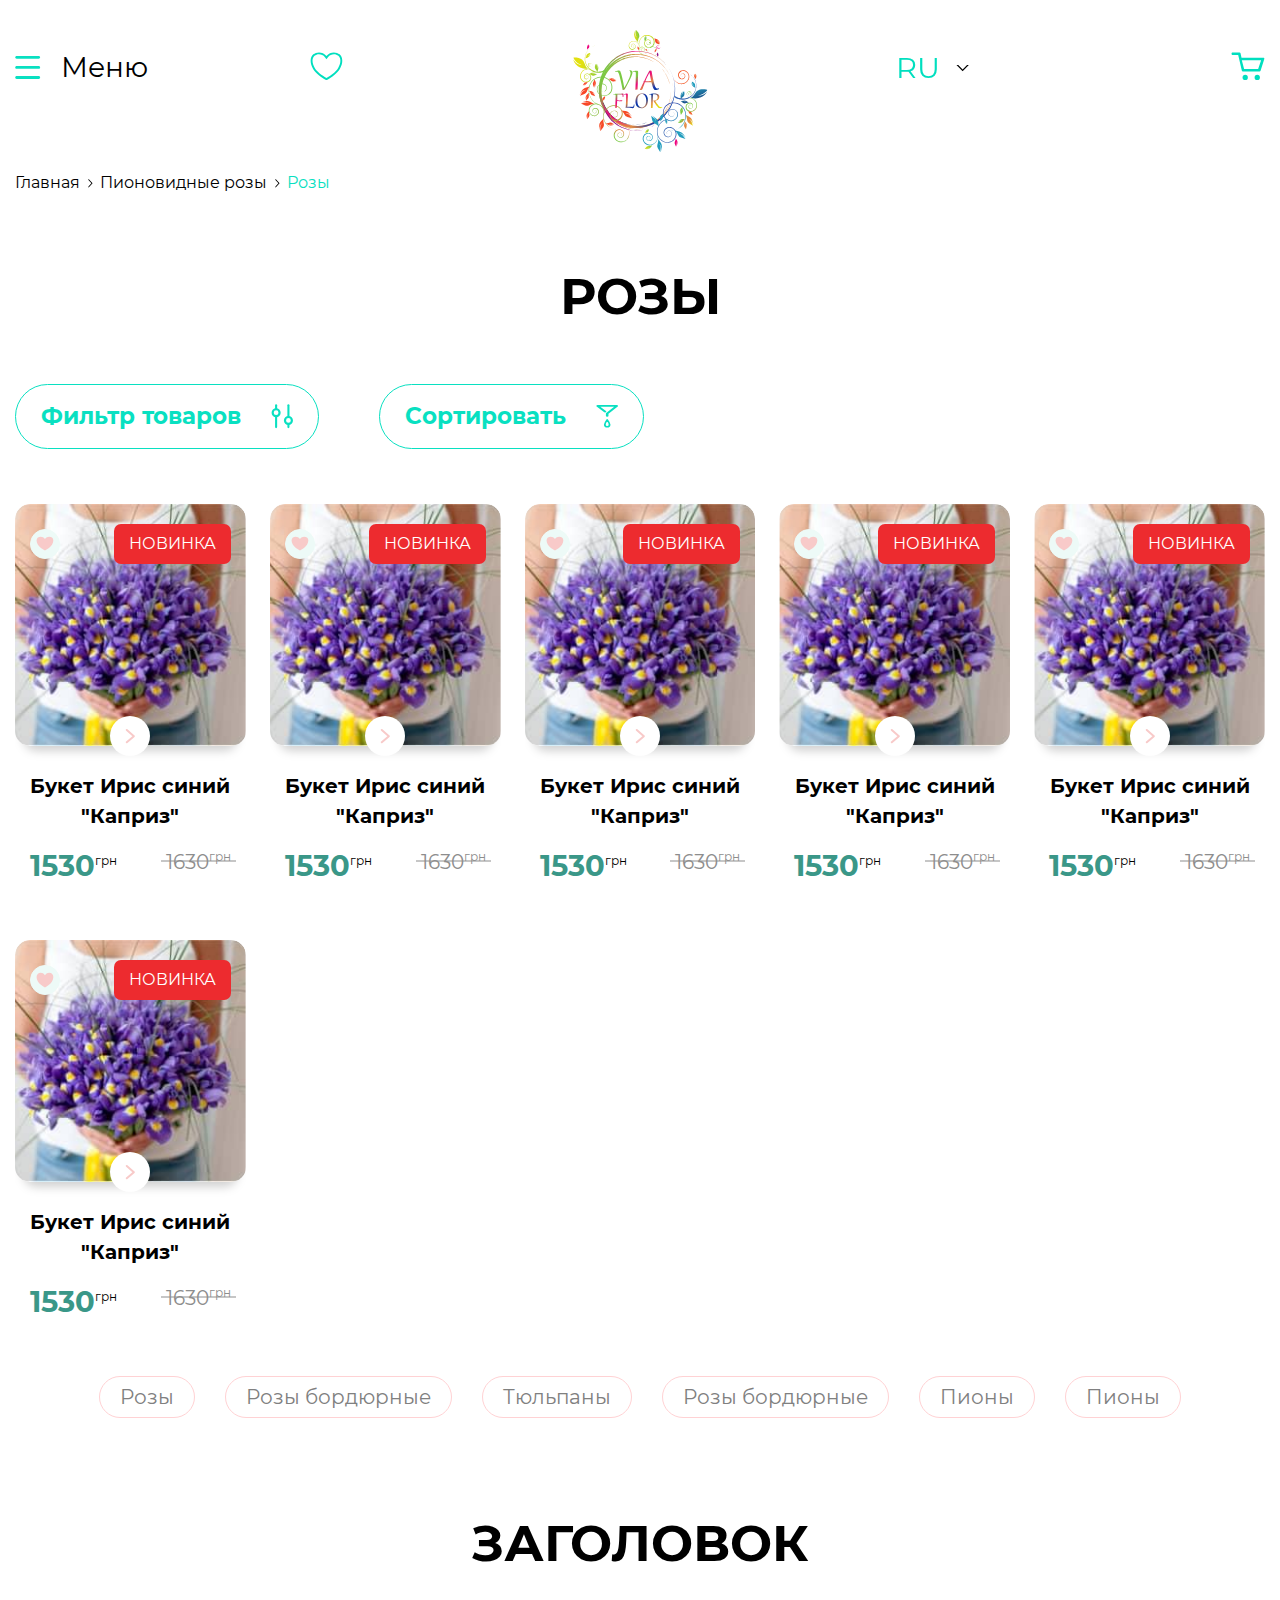
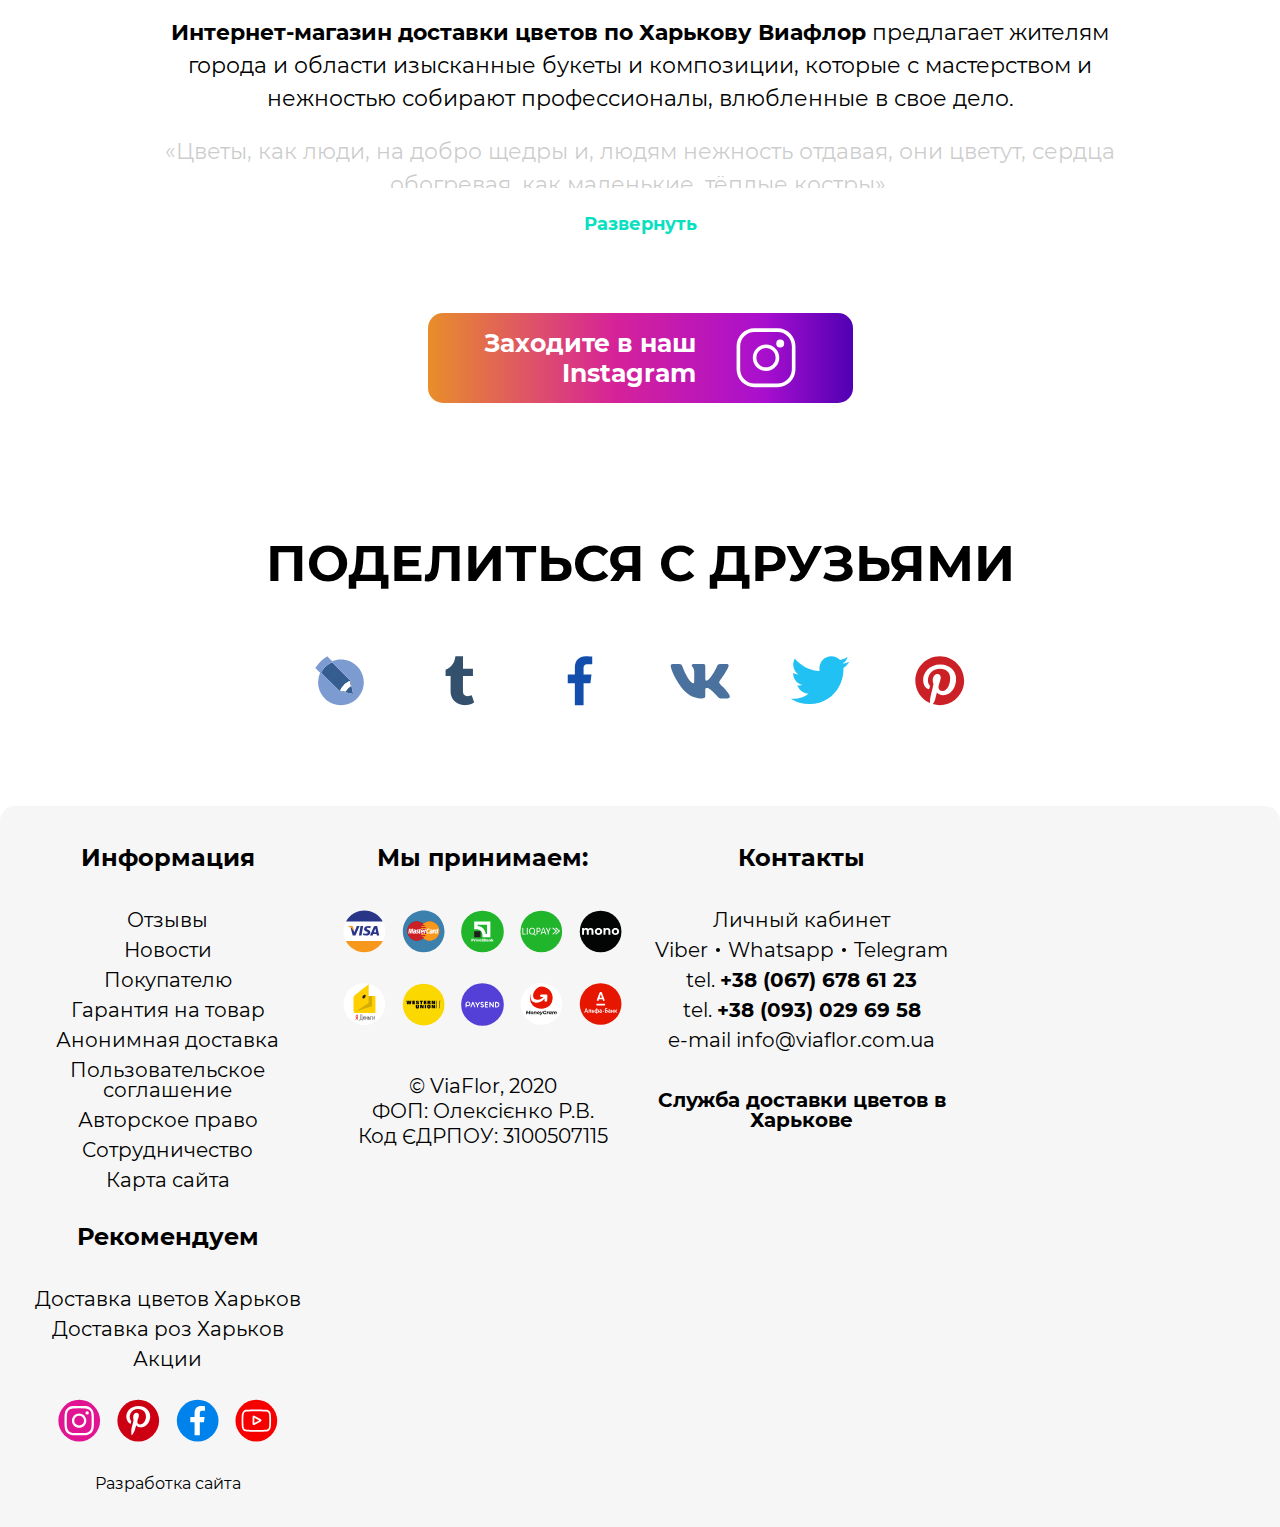
<file: catalog.html>
<!DOCTYPE html>
<html lang="ru">
	 <head>
	<title>Розы</title>
	<meta charset="UTF-8">
	<meta name="format-detection" content="telephone=no">
	<link rel="stylesheet" href="css/style.min.css?_v=20220222195655">
	<link rel="shortcut icon" href="favicon.ico">
	<meta name="viewport" content="width=device-width, initial-scale=1.0">
</head>
	<body>
		<div class="wrapper">
			<header class="header">
	<div class="header__container _container">
		<div class="header__column">
			<div class="header__menu">
				<div class="header__menu-button">
					<svg width="100%" height="100%" viewBox="0 0 27 25" xmlns="http://www.w3.org/2000/svg" style="fill-rule:evenodd;clip-rule:evenodd;stroke-linejoin:round;stroke-miterlimit:2;"><g transform="matrix(1,0,0,1,-2375,-64)"><g transform="matrix(1,0,0,1.24762,2196.53,0)"><g transform="matrix(1,0,0,0.801524,167.762,39.2052)"><g transform="matrix(1,0,0,1,-1118.14,-12)"><path d="M1155,29.5C1155,28.672 1154.33,28 1153.5,28L1130.5,28C1129.67,28 1129,28.672 1129,29.5C1129,30.328 1129.67,31 1130.5,31L1153.5,31C1154.33,31 1155,30.328 1155,29.5Z"/></g><g transform="matrix(1,0,0,1,-1118.14,-1.5)"><path d="M1155,29.5C1155,28.672 1154.33,28 1153.5,28L1130.5,28C1129.67,28 1129,28.672 1129,29.5C1129,30.328 1129.67,31 1130.5,31L1153.5,31C1154.33,31 1155,30.328 1155,29.5Z"/></g>	<g transform="matrix(1,0,0,1,-1118.14,9)"><path d="M1155,29.5C1155,28.672 1154.33,28 1153.5,28L1130.5,28C1129.67,28 1129,28.672 1129,29.5C1129,30.328 1129.67,31 1130.5,31L1153.5,31C1154.33,31 1155,30.328 1155,29.5Z"/></g></g></g></g></svg>
					<span>Меню</span>
				</div>
			</div>
			<div class="header__favorite">
				<div class="header__favorite-button">
					<svg width="100%" height="100%" viewBox="0 0 34 30" xmlns="http://www.w3.org/2000/svg" style="fill-rule:evenodd;clip-rule:evenodd;stroke-linejoin:round;stroke-miterlimit:2;"><g transform="matrix(1,0,0,1,-2730,-66)"><g transform="matrix(1,0,0,1.24762,2196.53,0)"><g transform="matrix(0.503943,0,0,0.401429,-492.485,-0.918072)"><path d="M2069.5,142.43C2077.05,132.751 2089.85,133.286 2096.48,138.968C2103.49,144.976 2103.93,156.985 2096.92,168.999C2092.27,177.506 2080.42,186.08 2070.49,191.75C2069.88,192.1 2069.12,192.1 2068.51,191.75C2058.58,186.08 2046.73,177.506 2042.08,168.999C2035.07,156.985 2035.51,144.976 2042.52,138.968C2049.15,133.286 2061.95,132.751 2069.5,142.43ZM2069.5,187.718C2060.38,182.411 2049.77,174.779 2045.56,167.075L2045.53,167.025C2039.67,156.988 2039.27,147.004 2045.09,142.008C2050.33,137.521 2060.42,137.253 2066.38,144.896L2069.5,148.898L2072.62,144.896C2078.58,137.253 2088.67,137.521 2093.91,142.008C2099.74,147.004 2099.33,156.988 2093.5,166.977L2093.47,167.025C2089.23,174.778 2078.61,182.414 2069.5,187.718Z"/></g></g></g></svg>
				</div>
			</div>
		</div>

		<a href="index.html" class="header__logo">
			<img src="img/logo.svg?_v=1645552615620" alt="">
		</a>

		<div class="header__column">
			<div class="lang_c">
				<a class="lang_active" href="/">ru</a>
				<div class="lang_s">
					<a href="/ua/">ua</a>
					<a href="/ua/">en</a>
				</div>
			</div>
			<div class="header__basket">
				<div class="header__basket-button">
					<svg width="100%" height="100%" viewBox="0 0 34 30" xmlns="http://www.w3.org/2000/svg" style="fill-rule:evenodd;clip-rule:evenodd;stroke-linejoin:round;stroke-miterlimit:2;"><g transform="matrix(1,0,0,1,-3904,-66)"><g transform="matrix(1,0,0,1.24762,2196.53,0)"><g transform="matrix(1.36196,0,0,6.1244,1249.71,29.3252)"><g transform="matrix(1.12724,0,0,0.200926,-4158.86,0.173999)"><circle cx="3996.78" cy="35.418" r="1.774"/></g><g transform="matrix(1.12724,0,0,0.200926,-4149.72,0.173999)"><circle cx="3996.78" cy="35.418" r="1.774"/></g><g transform="matrix(1,0,0,0.178246,-3660.24,0)"><path d="M3996.35,22.629C3996.35,22.225 3996.68,21.897 3997.08,21.897C3998.7,21.897 4002.45,21.897 4002.45,21.897C4002.79,21.897 4003.09,22.126 4003.16,22.451L4003.9,25.951L4020.51,25.951C4020.74,25.951 4020.96,26.057 4021.1,26.237C4021.24,26.417 4021.28,26.65 4021.21,26.868L4018.37,35.931C4018.28,36.24 4017.99,36.453 4017.66,36.453L4004.88,36.453C4004.54,36.453 4004.24,36.223 4004.16,35.899L4001.38,23.897L3997.08,23.897C3996.89,23.897 3996.7,23.82 3996.56,23.682C3996.43,23.545 3996.35,23.359 3996.35,23.165C3996.35,22.99 3996.35,22.804 3996.35,22.629ZM4004.13,27.951L4005.87,34.453L4016.53,34.453L4018.79,27.951L4004.13,27.951Z"/></g></g></g></g></svg>
				</div>
			</div>
		</div>		
	</div>
</header>
			<section class="menu">
  <div class="menu__body">
    <div class="menu__close">
      <svg width="100%" height="100%" viewBox="0 0 27 25" xmlns="http://www.w3.org/2000/svg" style="fill-rule:evenodd;clip-rule:evenodd;stroke-linejoin:round;stroke-miterlimit:2;"><g transform="matrix(1,0,0,1,-401,-63)"><g transform="matrix(1,0,0,1,1391.38,41.0066)"><g transform="matrix(1,0,0,1.68758,-1003.64,4.54747e-13)"><g transform="matrix(0.966532,0.520689,-0.672689,0.438455,-1056.98,-587.107)"><path d="M1155,29.5C1155,28.672 1154.49,28 1153.85,28L1130.15,28C1129.52,28 1129,28.672 1129,29.5C1129,30.328 1129.52,31 1130.15,31L1153.85,31C1154.49,31 1155,30.328 1155,29.5Z"/></g><g transform="matrix(-0.966532,0.520689,0.672689,0.438455,1110.89,-587.107)"><path d="M1155,29.5C1155,28.672 1154.49,28 1153.85,28L1130.15,28C1129.52,28 1129,28.672 1129,29.5C1129,30.328 1129.52,31 1130.15,31L1153.85,31C1154.49,31 1155,30.328 1155,29.5Z"/></g></g></g></g></svg>
    </div>

    <div class="menu__content">
      <div class="menu__block">
        <h2 class="menu__title">Меню</h2>
        <ul class="menu__list">
          <li><a href="about.html" class="menu__link">О нас</a></li>
          <li><a href="order.html" class="menu__link">Покупателю</a></li>
          <li><a href="contacts.html" class="menu__link">Контакты</a></li>
          <li><a href="gallery.html" class="menu__link">Галерея</a></li>
        </ul>
      </div>

      <nav class="menu__catalog">
        <h2 class="menu__title">Магазин</h2>
        <ul class="menu__catalog-list" data-spollers data-one-spoller>
          <li>
            <div class="menu__catalog-item" data-spoller>
              <div class="menu__catalog-item-icon">
                <img src="img/icons/menu/icon01.svg?_v=1645552615620" alt="">
              </div>
              <div class="menu__catalog-item-text">Каталог букетов</div>
            </div>
            <ul class="menu__catalog-sublist">
              <li><a href="#" class="menu__catalog-link">Пионовидные розы</a></li>
              <li><a href="#" class="menu__catalog-link">Розы</a></li>
              <li><a href="#" class="menu__catalog-link">Кустовые розы</a></li>
              <li><a href="#" class="menu__catalog-link">Эустома</a></li>
              <li><a href="#" class="menu__catalog-link">Пионы</a></li>
            </ul>
          </li>

          <li>
            <div class="menu__catalog-item" data-spoller>
              <div class="menu__catalog-item-icon">
                <img src="img/icons/menu/icon02.svg?_v=1645552615620" alt="">
              </div>
              <div class="menu__catalog-item-text">Розы</div>
            </div>
            <ul class="menu__catalog-sublist">
              <li><a href="#" class="menu__catalog-link">Пионовидные розы</a></li>
              <li><a href="#" class="menu__catalog-link">Розы</a></li>
              <li><a href="#" class="menu__catalog-link">Кустовые розы</a></li>
              <li><a href="#" class="menu__catalog-link">Эустома</a></li>
              <li><a href="#" class="menu__catalog-link">Пионы</a></li>
            </ul>
          </li>

          <li>
            <div class="menu__catalog-item" data-spoller>
              <div class="menu__catalog-item-icon">
                <img src="img/icons/menu/icon03.svg?_v=1645552615620" alt="">
              </div>
              <div class="menu__catalog-item-text">Подарки</div>
            </div>
            <ul class="menu__catalog-sublist">
              <li><a href="#" class="menu__catalog-link">Пионовидные розы</a></li>
              <li><a href="#" class="menu__catalog-link">Розы</a></li>
              <li><a href="#" class="menu__catalog-link">Кустовые розы</a></li>
              <li><a href="#" class="menu__catalog-link">Эустома</a></li>
              <li><a href="#" class="menu__catalog-link">Пионы</a></li>
            </ul>
          </li>

          <li>
            <div class="menu__catalog-item" data-spoller>
              <div class="menu__catalog-item-icon">
                <img src="img/icons/menu/icon04.svg?_v=1645552615620" alt="">
              </div>
              <div class="menu__catalog-item-text">Букеты к поводу</div>
            </div>
            <ul class="menu__catalog-sublist">
              <li><a href="#" class="menu__catalog-link">Пионовидные розы</a></li>
              <li><a href="#" class="menu__catalog-link">Розы</a></li>
              <li><a href="#" class="menu__catalog-link">Кустовые розы</a></li>
              <li><a href="#" class="menu__catalog-link">Эустома</a></li>
              <li><a href="#" class="menu__catalog-link">Пионы</a></li>
            </ul>
          </li>

          <li>
            <div class="menu__catalog-item" data-spoller>
              <div class="menu__catalog-item-icon">
                <img src="img/icons/menu/icon05.svg?_v=1645552615620" alt="">
              </div>
              <div class="menu__catalog-item-text">Тематические букеты</div>
            </div>
            <ul class="menu__catalog-sublist">
              <li><a href="#" class="menu__catalog-link">Пионовидные розы</a></li>
              <li><a href="#" class="menu__catalog-link">Розы</a></li>
              <li><a href="#" class="menu__catalog-link">Кустовые розы</a></li>
              <li><a href="#" class="menu__catalog-link">Эустома</a></li>
              <li><a href="#" class="menu__catalog-link">Пионы</a></li>
            </ul>
          </li>

          <li>
            <div class="menu__catalog-item" data-spoller>
              <div class="menu__catalog-item-icon">
                <img src="img/icons/menu/icon06.svg?_v=1645552615620" alt="">
              </div>
              <div class="menu__catalog-item-text">Авторские букеты</div>
            </div>
            <ul class="menu__catalog-sublist">
              <li><a href="#" class="menu__catalog-link">Пионовидные розы</a></li>
              <li><a href="#" class="menu__catalog-link">Розы</a></li>
              <li><a href="#" class="menu__catalog-link">Кустовые розы</a></li>
              <li><a href="#" class="menu__catalog-link">Эустома</a></li>
              <li><a href="#" class="menu__catalog-link">Пионы</a></li>
            </ul>
          </li>

          <li>
            <div class="menu__catalog-item" data-spoller>
              <div class="menu__catalog-item-icon">
                <img src="img/icons/menu/icon07.svg?_v=1645552615620" alt="">
              </div>
              <div class="menu__catalog-item-text">Цветочные композиции</div>
            </div>
            <ul class="menu__catalog-sublist">
              <li><a href="#" class="menu__catalog-link">Пионовидные розы</a></li>
              <li><a href="#" class="menu__catalog-link">Розы</a></li>
              <li><a href="#" class="menu__catalog-link">Кустовые розы</a></li>
              <li><a href="#" class="menu__catalog-link">Эустома</a></li>
              <li><a href="#" class="menu__catalog-link">Пионы</a></li>
            </ul>
          </li>

          <li>
            <div class="menu__catalog-item" data-spoller>
              <div class="menu__catalog-item-icon">
                <img src="img/icons/menu/icon08.svg?_v=1645552615620" alt="">
              </div>
              <div class="menu__catalog-item-text">Фруктовые композиции</div>
            </div>
            <ul class="menu__catalog-sublist">
              <li><a href="#" class="menu__catalog-link">Пионовидные розы</a></li>
              <li><a href="#" class="menu__catalog-link">Розы</a></li>
              <li><a href="#" class="menu__catalog-link">Кустовые розы</a></li>
              <li><a href="#" class="menu__catalog-link">Эустома</a></li>
              <li><a href="#" class="menu__catalog-link">Пионы</a></li>
            </ul>
          </li>

          <li>
            <div class="menu__catalog-item" data-spoller>
              <div class="menu__catalog-item-icon">
                <img src="img/icons/menu/icon09.svg?_v=1645552615620" alt="">
              </div>
              <div class="menu__catalog-item-text">Акции</div>
            </div>
            <ul class="menu__catalog-sublist">
              <li><a href="#" class="menu__catalog-link">Пионовидные розы</a></li>
              <li><a href="#" class="menu__catalog-link">Розы</a></li>
              <li><a href="#" class="menu__catalog-link">Кустовые розы</a></li>
              <li><a href="#" class="menu__catalog-link">Эустома</a></li>
              <li><a href="#" class="menu__catalog-link">Пионы</a></li>
            </ul>
          </li>

          <li>
            <div class="menu__catalog-item" data-spoller>
              <div class="menu__catalog-item-icon">
                <img src="img/icons/menu/icon10.svg?_v=1645552615620" alt="">
              </div>
              <div class="menu__catalog-item-text">Комнатные цветы</div>
            </div>
            <ul class="menu__catalog-sublist">
              <li><a href="#" class="menu__catalog-link">Пионовидные розы</a></li>
              <li><a href="#" class="menu__catalog-link">Розы</a></li>
              <li><a href="#" class="menu__catalog-link">Кустовые розы</a></li>
              <li><a href="#" class="menu__catalog-link">Эустома</a></li>
              <li><a href="#" class="menu__catalog-link">Пионы</a></li>
            </ul>
          </li>

          <li>
            <div class="menu__catalog-item" data-spoller>
              <div class="menu__catalog-item-icon">
                <img src="img/icons/menu/icon11.svg?_v=1645552615620" alt="">
              </div>
              <div class="menu__catalog-item-text">Цветы поштучно</div>
            </div>
            <ul class="menu__catalog-sublist">
              <li><a href="#" class="menu__catalog-link">Пионовидные розы</a></li>
              <li><a href="#" class="menu__catalog-link">Розы</a></li>
              <li><a href="#" class="menu__catalog-link">Кустовые розы</a></li>
              <li><a href="#" class="menu__catalog-link">Эустома</a></li>
              <li><a href="#" class="menu__catalog-link">Пионы</a></li>
            </ul>
          </li>

          <li>
            <div class="menu__catalog-item" data-spoller>
              <div class="menu__catalog-item-icon">
                <img src="img/icons/menu/icon12.svg?_v=1645552615620" alt="">
              </div>
              <div class="menu__catalog-item-text">Цветы оптом</div>
            </div>
            <ul class="menu__catalog-sublist">
              <li><a href="#" class="menu__catalog-link">Пионовидные розы</a></li>
              <li><a href="#" class="menu__catalog-link">Розы</a></li>
              <li><a href="#" class="menu__catalog-link">Кустовые розы</a></li>
              <li><a href="#" class="menu__catalog-link">Эустома</a></li>
              <li><a href="#" class="menu__catalog-link">Пионы</a></li>
            </ul>
          </li>

          <li>
            <div class="menu__catalog-item" data-spoller>
              <div class="menu__catalog-item-icon">
                <img src="img/icons/menu/icon13.svg?_v=1645552615620" alt="">
              </div>
              <div class="menu__catalog-item-text">Доставка по городам</div>
            </div>
            <ul class="menu__catalog-sublist">
              <li><a href="#" class="menu__catalog-link">Пионовидные розы</a></li>
              <li><a href="#" class="menu__catalog-link">Розы</a></li>
              <li><a href="#" class="menu__catalog-link">Кустовые розы</a></li>
              <li><a href="#" class="menu__catalog-link">Эустома</a></li>
              <li><a href="#" class="menu__catalog-link">Пионы</a></li>
            </ul>
          </li>

          <li>
            <div class="menu__catalog-item" data-spoller>
              <div class="menu__catalog-item-icon">
                <img src="img/icons/menu/icon14.svg?_v=1645552615620" alt="">
              </div>
              <div class="menu__catalog-item-text">Фотогалерея букетов</div>
            </div>
            <ul class="menu__catalog-sublist">
              <li><a href="#" class="menu__catalog-link">Пионовидные розы</a></li>
              <li><a href="#" class="menu__catalog-link">Розы</a></li>
              <li><a href="#" class="menu__catalog-link">Кустовые розы</a></li>
              <li><a href="#" class="menu__catalog-link">Эустома</a></li>
              <li><a href="#" class="menu__catalog-link">Пионы</a></li>
            </ul>
          </li>
        </ul>
      </nav>

      <a href="#" class="menu__user">
        <img src="img/icons/user.svg?_v=1645552615620" alt="">
        <span>Личный кабинет</span>
      </a>

      <div class="menu__currency">
        <div class="menu__currency-text">Валюта: UAH / Гривна</div>
        <div class="menu__currency-select">
          <div class="menu__currency-item">&#36;</div>
          <div class="menu__currency-item">&#8372;</div>
          <div class="menu__currency-item">&#8381;</div>
        </div>
      </div>

      <div class="menu__socials">
        <a href="#" class="menu__social">
          <img src="img/icons/contact/viber.svg?_v=1645552615620" alt="">
        </a>
        <a href="#" class="menu__social">
          <img src="img/icons/contact/whatsapp.svg?_v=1645552615620" alt="">
        </a>
        <a href="#" class="menu__social">
          <img src="img/icons/contact/telegram.svg?_v=1645552615620" alt="">
        </a>
      </div>

      <div class="menu__contacts">
        <h2 class="menu__title">Обратный звонок</h2>
        <a href="tel:380996392621" class="menu__contact">
          <img src="img/icons/contact/life.svg?_v=1645552615620" alt="">+38 (099) 63 92 621
        </a>
        <a href="tel:380676786123" class="menu__contact">
          <img src="img/icons/contact/kiyvstar.svg?_v=1645552615620" alt="">+38 (067) 67 86 123
        </a>
        <a href="tel:380930296958" class="menu__contact">
          <img src="img/icons/contact/vodafone.svg?_v=1645552615620" alt="">+38 (093) 02 96 958
        </a>
        <a href="mailto:info@viaflor.com.ua" class="menu__contact">
          <img src="img/icons/contact/email.svg?_v=1645552615620" alt="">info@viaflor.com.ua
        </a>
      </div>
    </div>
  </div>
</section>
			<main class="page">
        <div class="breadcrumbs">
          <div class="_container">
            <ul class="breadcrumbs__list">
              <li><a href="index.html" class="breadcrumbs__item">Главная</a></li>
              <li><a href="gallery.html" class="breadcrumbs__item">Пионовидные розы</a></li>
              <li>Розы</li>
            </ul>
          </div>
        </div>

        <section class="catalog catalog_product">
					<div class="_container">
						<h2 class="catalog__title">Розы</h2>

            <div class="filters">
              <a href="#filter" class="filters__button _popup-link">
                <span>Фильтр товаров</span>
                <svg width="100%" height="100%" viewBox="0 0 25 28" xmlns="http://www.w3.org/2000/svg" style="fill-rule:evenodd;clip-rule:evenodd;stroke-linecap:round;stroke-linejoin:round;stroke-miterlimit:1.5;"><g transform="matrix(1,0,0,1,-7013,-390)"><g transform="matrix(1,0,0,0.553093,6535.23,121.91)"><g transform="matrix(0.547067,0,0,1.91689,177.152,268.684)"><g transform="matrix(0.425909,0,0,0.238784,-1283.87,-181.376)"><path d="M4329.55,1236.6L4329.55,1334.3" style="fill:none;stroke-width:10.15px;"/></g><g transform="matrix(0.425909,0,0,0.238784,-1258.29,-181.376)"><path d="M4329.55,1236.6L4329.55,1334.3" style="fill:none;stroke-width:10.15px;"/></g><g transform="matrix(0.425909,0,0,0.219768,-1281.04,-171.802)"><circle cx="4322.93" cy="1336.25" r="16.866" style="stroke-width:10.6px;"/></g><g transform="matrix(0.425909,0,0,0.219768,-1255.46,-163.491)"><circle cx="4322.93" cy="1336.25" r="16.866" style="stroke-width:10.6px;"/></g></g></g></g></svg>
              </a>
              <div class="filters__button sort">
                <span>Сортировать</span>
                <svg width="100%" height="100%" viewBox="0 0 26 28" xmlns="http://www.w3.org/2000/svg" style="fill-rule:evenodd;clip-rule:evenodd;stroke-linecap:round;stroke-linejoin:round;stroke-miterlimit:5;"><g transform="matrix(1,0,0,1,-7324,-388)"><g transform="matrix(1,0,0,0.553093,6573.95,121.91)"><g transform="matrix(1.27382,0,0,6.19415,342.773,30.6103)"><g transform="matrix(1.16049,0,0,0.266135,-1545.14,18.9897)"><path d="M1615.91,216.573L1615.91,213.245L1623.56,203.537L1608.28,203.537L1614.1,210.936" style="fill:none;stroke-width:2.04px;"/></g><g transform="matrix(1,0,0,0.328199,-1269.82,7.20448)"><path d="M1599.93,215.645C1599.93,215.645 1597.73,219.014 1597.73,220.457C1597.73,221.835 1598.72,222.954 1599.93,222.954C1601.15,222.954 1602.14,221.835 1602.14,220.457C1602.14,219.014 1599.93,215.645 1599.93,215.645Z" style="fill:none;stroke-width:1.66px;"/></g></g></g></g></svg>
              </div>
              <div class="sorting">
                <div class="sorting__item">По умолчанию</div>
                <div class="sorting__item active">От меньшей цены к большей</div>
                <div class="sorting__item">От большей цены к меньшей</div>
              </div>
            </div>

						<div class="catalog__body">
							<div class="catalog__wrapper">
								<div class="catalog__item item-catalog">
                  <div class="item-catalog__wrap">
                    <div class="item-catalog__top">
                      <div class="item-catalog__favorite">
                        <img src="img/icons/heart2.svg?_v=1645552615620" alt="">
                      </div>
                      <div class="item-catalog__label item-catalog__label_new">новинка</div>
                    </div>
                    <a href="product.html" class="item-catalog__image-block">
                      <div class="item-catalog__image">
                        <img src="img/product/image01.jpg?_v=1645552615620" alt="">
                      </div>
                    </a>
                    <a href="product.html" class="item-catalog__title">Букет Ирис синий "Каприз"</a>
                    <div class="item-catalog__cost">
                      <div class="item-catalog__cost-new">1530<sup>грн</sup></div>
                      <div class="item-catalog__cost-old">1630<sup>грн</sup></div>
                    </div>
                  </div>
								</div>

								<div class="catalog__item item-catalog">
                  <div class="item-catalog__wrap">
                    <div class="item-catalog__top">
                      <div class="item-catalog__favorite">
                        <img src="img/icons/heart2.svg?_v=1645552615620" alt="">
                      </div>
                      <div class="item-catalog__label item-catalog__label_new">новинка</div>
                    </div>
                    <a href="product.html" class="item-catalog__image-block">
                      <div class="item-catalog__image">
                        <img src="img/product/image01.jpg?_v=1645552615620" alt="">
                      </div>
                    </a>
                    <a href="product.html" class="item-catalog__title">Букет Ирис синий "Каприз"</a>
                    <div class="item-catalog__cost">
                      <div class="item-catalog__cost-new">1530<sup>грн</sup></div>
                      <div class="item-catalog__cost-old">1630<sup>грн</sup></div>
                    </div>
                  </div>
								</div>

								<div class="catalog__item item-catalog">
                  <div class="item-catalog__wrap">
                    <div class="item-catalog__top">
                      <div class="item-catalog__favorite">
                        <img src="img/icons/heart2.svg?_v=1645552615620" alt="">
                      </div>
                      <div class="item-catalog__label item-catalog__label_new">новинка</div>
                    </div>
                    <a href="product.html" class="item-catalog__image-block">
                      <div class="item-catalog__image">
                        <img src="img/product/image01.jpg?_v=1645552615620" alt="">
                      </div>
                    </a>
                    <a href="product.html" class="item-catalog__title">Букет Ирис синий "Каприз"</a>
                    <div class="item-catalog__cost">
                      <div class="item-catalog__cost-new">1530<sup>грн</sup></div>
                      <div class="item-catalog__cost-old">1630<sup>грн</sup></div>
                    </div>
                  </div>
								</div>

								<div class="catalog__item item-catalog">
                  <div class="item-catalog__wrap">
                    <div class="item-catalog__top">
                      <div class="item-catalog__favorite">
                        <img src="img/icons/heart2.svg?_v=1645552615620" alt="">
                      </div>
                      <div class="item-catalog__label item-catalog__label_new">новинка</div>
                    </div>
                    <a href="product.html" class="item-catalog__image-block">
                      <div class="item-catalog__image">
                        <img src="img/product/image01.jpg?_v=1645552615620" alt="">
                      </div>
                    </a>
                    <a href="product.html" class="item-catalog__title">Букет Ирис синий "Каприз"</a>
                    <div class="item-catalog__cost">
                      <div class="item-catalog__cost-new">1530<sup>грн</sup></div>
                      <div class="item-catalog__cost-old">1630<sup>грн</sup></div>
                    </div>
                  </div>
								</div>

								<div class="catalog__item item-catalog">
                  <div class="item-catalog__wrap">
                    <div class="item-catalog__top">
                      <div class="item-catalog__favorite">
                        <img src="img/icons/heart2.svg?_v=1645552615620" alt="">
                      </div>
                      <div class="item-catalog__label item-catalog__label_new">новинка</div>
                    </div>
                    <a href="product.html" class="item-catalog__image-block">
                      <div class="item-catalog__image">
                        <img src="img/product/image01.jpg?_v=1645552615620" alt="">
                      </div>
                    </a>
                    <a href="product.html" class="item-catalog__title">Букет Ирис синий "Каприз"</a>
                    <div class="item-catalog__cost">
                      <div class="item-catalog__cost-new">1530<sup>грн</sup></div>
                      <div class="item-catalog__cost-old">1630<sup>грн</sup></div>
                    </div>
                  </div>
								</div>

								<div class="catalog__item item-catalog">
                  <div class="item-catalog__wrap">
                    <div class="item-catalog__top">
                      <div class="item-catalog__favorite">
                        <img src="img/icons/heart2.svg?_v=1645552615620" alt="">
                      </div>
                      <div class="item-catalog__label item-catalog__label_new">новинка</div>
                    </div>
                    <a href="product.html" class="item-catalog__image-block">
                      <div class="item-catalog__image">
                        <img src="img/product/image01.jpg?_v=1645552615620" alt="">
                      </div>
                    </a>
                    <a href="product.html" class="item-catalog__title">Букет Ирис синий "Каприз"</a>
                    <div class="item-catalog__cost">
                      <div class="item-catalog__cost-new">1530<sup>грн</sup></div>
                      <div class="item-catalog__cost-old">1630<sup>грн</sup></div>
                    </div>
                  </div>
								</div>
							</div>
						</div>

            <div class="catalog-tags">
              <div class="catalog-tags__item">Розы</div>
              <div class="catalog-tags__item">Розы бордюрные</div>
              <div class="catalog-tags__item">Тюльпаны</div>
              <div class="catalog-tags__item">Розы бордюрные</div>
              <div class="catalog-tags__item">Пионы</div>
              <div class="catalog-tags__item">Пионы</div>
            </div>
					</div>
				</section>

        <section class="article">
					<div class="_container">
						<div class="article__content">
							<h2>Заголовок</h2>
							<p><strong>Интернет-магазин доставки цветов по Харькову Виафлор</strong> предлагает жителям города и области изысканные букеты и композиции, которые с мастерством и нежностью собирают профессионалы, влюбленные в свое дело.</p>
							<p>«Цветы, как люди, на добро щедры и, людям нежность отдавая, они цветут, сердца обогревая, как маленькие, тёплые костры».</p>
							<p>В этих прекрасных словах поэта и прозаика Жане Киримизе заключен огромный смысл. Цветы, действительно, заключают в себе и доброту, и любовь, и радость и печаль, они</p>
						</div>
						<div class="article__button">Развернуть</div>
					</div>
				</section>

				<section class="contact">
					<div class="_container">
						<a href="#" class="contact__button">
							<span class="contact__button-text">Заходите в наш <br> Instagram</span>
							<span class="contact__button-image">
								<img src="img/icons/social/instagram.svg?_v=1645552615620" alt="">
							</span>
						</a>

						<h2 class="contact__title">ПОДЕЛИТЬСЯ С ДРУЗЬЯМИ</h2>

						<div class="contact__socials">
							<a href="#" class="contact__social">
								<img src="img/icons/social/liveJournal.svg?_v=1645552615620" alt="">
							</a>
							<a href="#" class="contact__social">
								<img src="img/icons/social/telegram.svg?_v=1645552615620" alt="">
							</a>
							<a href="#" class="contact__social">
								<img src="img/icons/social/facebook.svg?_v=1645552615620" alt="">
							</a>
							<a href="#" class="contact__social">
								<img src="img/icons/social/vk.svg?_v=1645552615620" alt="">
							</a>
							<a href="#" class="contact__social">
								<img src="img/icons/social/twiter.svg?_v=1645552615620" alt="">
							</a>
							<a href="#" class="contact__social">
								<img src="img/icons/social/printerest.svg?_v=1645552615620" alt="">
							</a>
						</div>
					</div>
				</section>
			</main>
			<footer class="footer">
	<div class="_container">
		<div class="footer__body">
			<div class="footer__column">
				<h2 class="footer__title">Информация</h2>
				<ul class="footer__list">
					<li><a href="feedback.html" class="footer__link">Отзывы</a></li>
					<li><a href="news.html" class="footer__link">Новости</a></li>
					<li><a href="order.html" class="footer__link">Покупателю</a></li>
					<li><a href="#" class="footer__link">Гарантия на товар</a></li>
					<li><a href="#" class="footer__link">Анонимная доставка</a></li>
					<li><a href="#" class="footer__link">Пользовательское соглашение</a></li>
					<li><a href="#" class="footer__link">Авторское право</a></li>
					<li><a href="#" class="footer__link">Сотрудничество</a></li>
					<li><a href="#" class="footer__link">Карта сайта</a></li>
				</ul>
			</div>

			<div class="footer__column">
				<h2 class="footer__title">Мы принимаем:</h2>
				<div class="footer__payment">
					<div class="footer__payment-item">
						<img src="img/icons/pay/image01.svg?_v=1645552615620" alt="">
					</div>
					<div class="footer__payment-item">
						<img src="img/icons/pay/image02.svg?_v=1645552615620" alt="">
					</div>
					<div class="footer__payment-item">
						<img src="img/icons/pay/image03.svg?_v=1645552615620" alt="">
					</div>
					<div class="footer__payment-item">
						<img src="img/icons/pay/image04.svg?_v=1645552615620" alt="">
					</div>
					<div class="footer__payment-item">
						<img src="img/icons/pay/image05.svg?_v=1645552615620" alt="">
					</div>
					<div class="footer__payment-item">
						<img src="img/icons/pay/image06.svg?_v=1645552615620" alt="">
					</div>
					<div class="footer__payment-item">
						<img src="img/icons/pay/image07.svg?_v=1645552615620" alt="">
					</div>
					<div class="footer__payment-item">
						<img src="img/icons/pay/image08.svg?_v=1645552615620" alt="">
					</div>
					<div class="footer__payment-item">
						<img src="img/icons/pay/image09.svg?_v=1645552615620" alt="">
					</div>
					<div class="footer__payment-item">
						<img src="img/icons/pay/image10.svg?_v=1645552615620" alt="">
					</div>
				</div>
				<ul class="footer__list footer__list_info">
					<li><span class="footer__link">© ViaFlor, 2020</span></li>
					<li><span class="footer__link">ФОП: Олексiєнко Р.В.</span></li>
					<li><span class="footer__link">Код ЄДРПОУ: 3100507115</span></li>
				</ul>
			</div>

			<div class="footer__column">
				<h2 class="footer__title">Контакты</h2>
				<ul class="footer__list">
					<li><a href="#" class="footer__link">Личный кабинет</a></li>
					<li class="footer__link-block">
						<a href="#" class="footer__link">Viber</a>
						<a href="#" class="footer__link">Whatsapp</a>
						<a href="#" class="footer__link">Telegram</a>
					</li>
					<li>
						<span class="footer__link-label">tel. </span>
						<a href="tel:380676786123" class="footer__link"><strong>+38 (067) 678 61 23</strong></a>
					</li>
					<li>
						<span class="footer__link-label">tel. </span>
						<a href="tel:380930296958" class="footer__link"><strong>+38 (093) 029 69 58</strong></a>
					</li>
					<li>
						<span class="footer__link-label">e-mail </span>
						<a href="mailto:info@viaflor.com.ua" class="footer__link">info@viaflor.com.ua</a>
					</li>
				</ul>
				<div class="footer__label">Служба доставки цветов в Харькове</div>
			</div>

			<div class="footer__column">
				<h2 class="footer__title">Рекомендуем</h2>
				<ul class="footer__list">
					<li><a href="#" class="footer__link">Доставка цветов Харьков</a></li>
					<li><a href="#" class="footer__link">Доставка роз Харьков</a></li>
					<li><a href="#" class="footer__link">Акции</a></li>
				</ul>
				<div class="footer__contacts">
					<a href="#" class="footer__contact">
						<img src="img/icons/social-footer/instagram.svg?_v=1645552615620" alt="">
					</a>
					<a href="#" class="footer__contact">
						<img src="img/icons/social-footer/printerest.svg?_v=1645552615620" alt="">
					</a>
					<a href="#" class="footer__contact">
						<img src="img/icons/social-footer/facebook.svg?_v=1645552615620" alt="">
					</a>
					<a href="#" class="footer__contact">
						<img src="img/icons/social-footer/youtube.svg?_v=1645552615620" alt="">
					</a>
				</div>
				<a href="#" class="footer__author">Разработка сайта</a>
			</div>
		</div>
	</div>
</footer>
      <div class="popup popup_filter">
	<div class="popup__content">
		<div class="popup__body">
			<div class="popup__close"></div>
			<div class="category-page__filter">
				<div class="category-page__close"></div>

				<form class="filter">
					<div class="filter__input-block">
						<input type="number" step="1" min="630" max="11500" class="filter__input" id="price-start">
						<span>-</span>
						<input type="number" step="1" min="630" max="11500" class="filter__input" id="price-end">
						<div class="filter__currency">грн.</div>
					</div>

					<div class="filter__slider"></div>

					<h2 class="filter__title">Цвет</h2>

					<div class="filter__checkbox-block">
						<div class="filter__checkbox-line">
							<input id="color1" type="radio" name="color" value="ffffff">
							<label for="color1" class="filter__checkbox"></label>
						</div>
						<div class="filter__checkbox-line">
							<input id="color2" type="radio" name="color" value="ED1F79">
							<label for="color2" class="filter__checkbox"></label>
						</div>
						<div class="filter__checkbox-line">
							<input id="color3" type="radio" name="color" value="F6EB13">
							<label for="color3" class="filter__checkbox"></label>
						</div>
						<div class="filter__checkbox-line">
							<input id="color4" type="radio" name="color" value="8F04EC">
							<label for="color4" class="filter__checkbox"></label>
						</div>
						<div class="filter__checkbox-line">
							<input id="color5" type="radio" name="color" value="F2AF0C">
							<label for="color5" class="filter__checkbox"></label>
						</div>
						<div class="filter__checkbox-line">
							<input id="color6" type="radio" name="color" value="ED2024">
							<label for="color6" class="filter__checkbox"></label>
						</div>
						<div class="filter__checkbox-line">
							<input id="color7" type="radio" name="color" value="E8865C">
							<label for="color7" class="filter__checkbox"></label>
						</div>
					</div>

					<button type="submit" class="filter__button">Применить</button>
				</form>
			</div>
		</div>
	</div>
</div>

		</div>
		<script src="js/vendors.min.js?_v=20220222195655"></script>
<script src="js/app.min.js?_v=20220222195655"></script>

	</body>
</html>
</file>
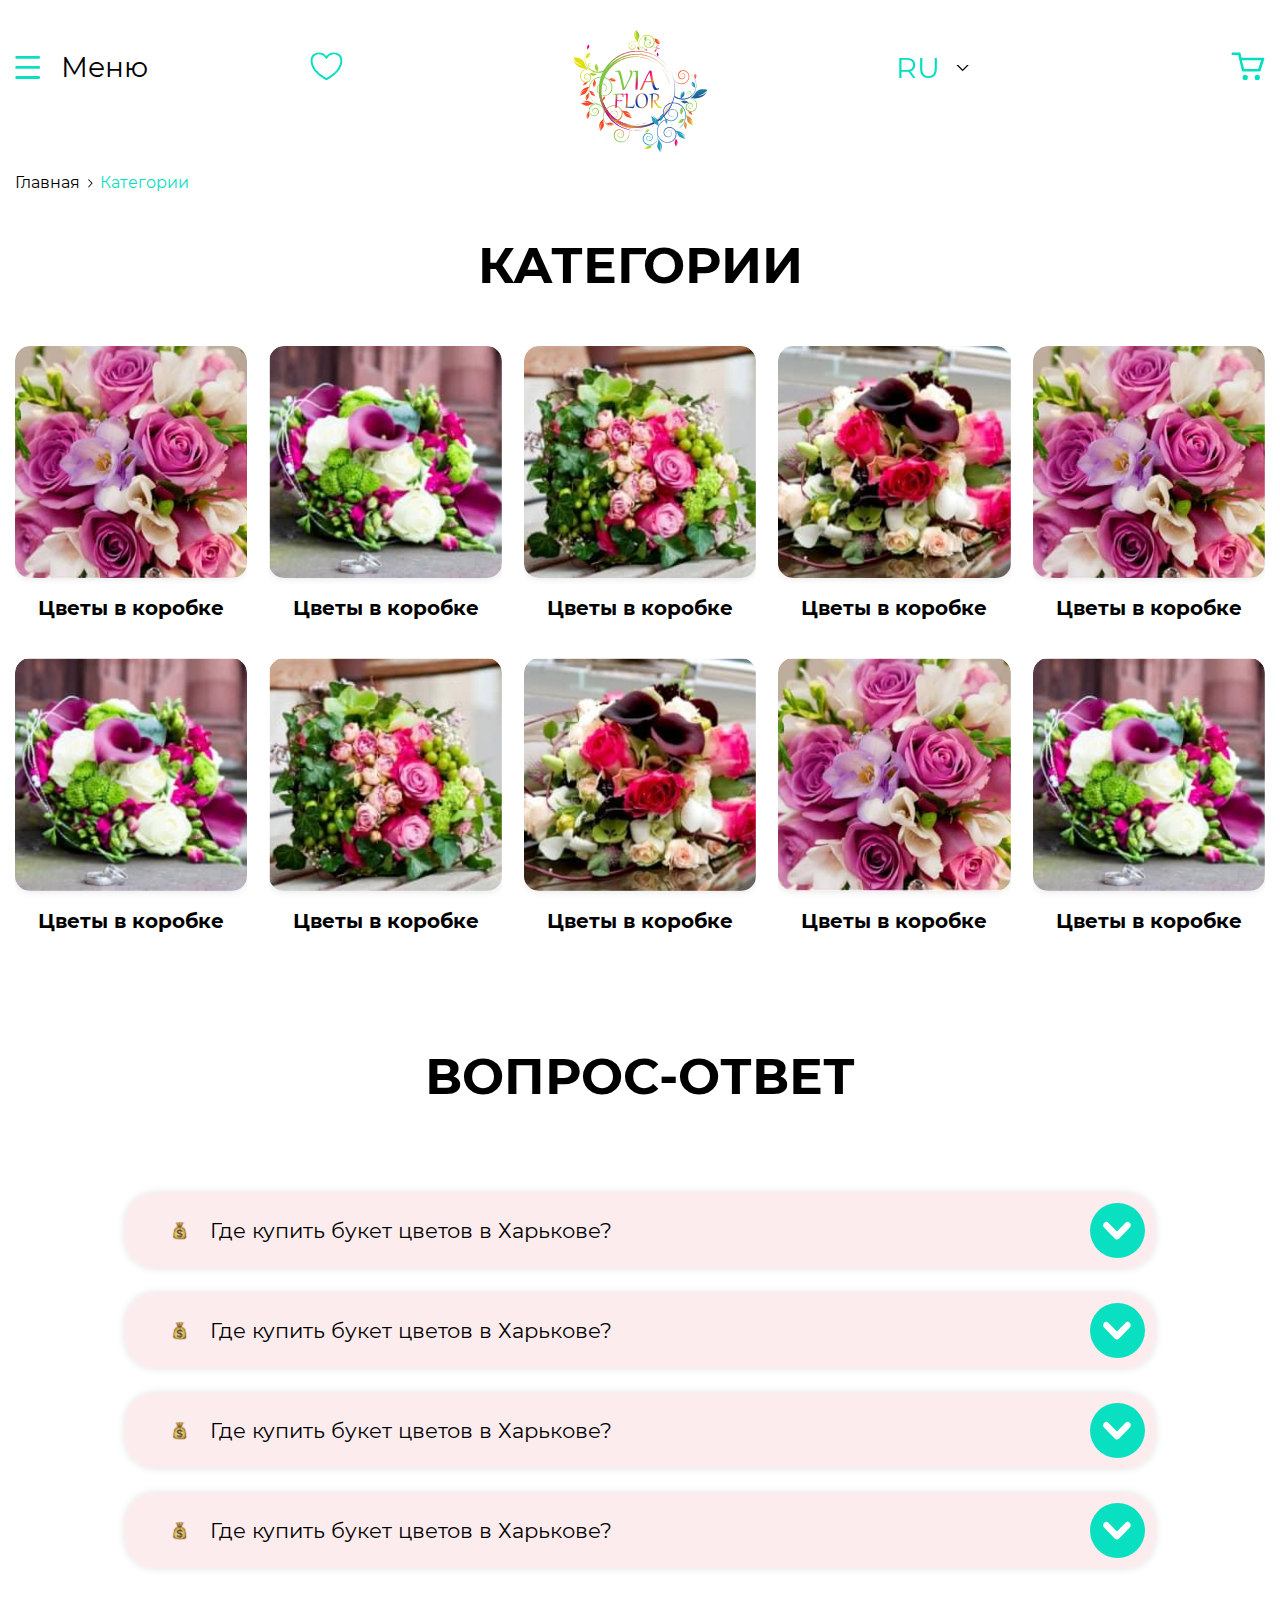
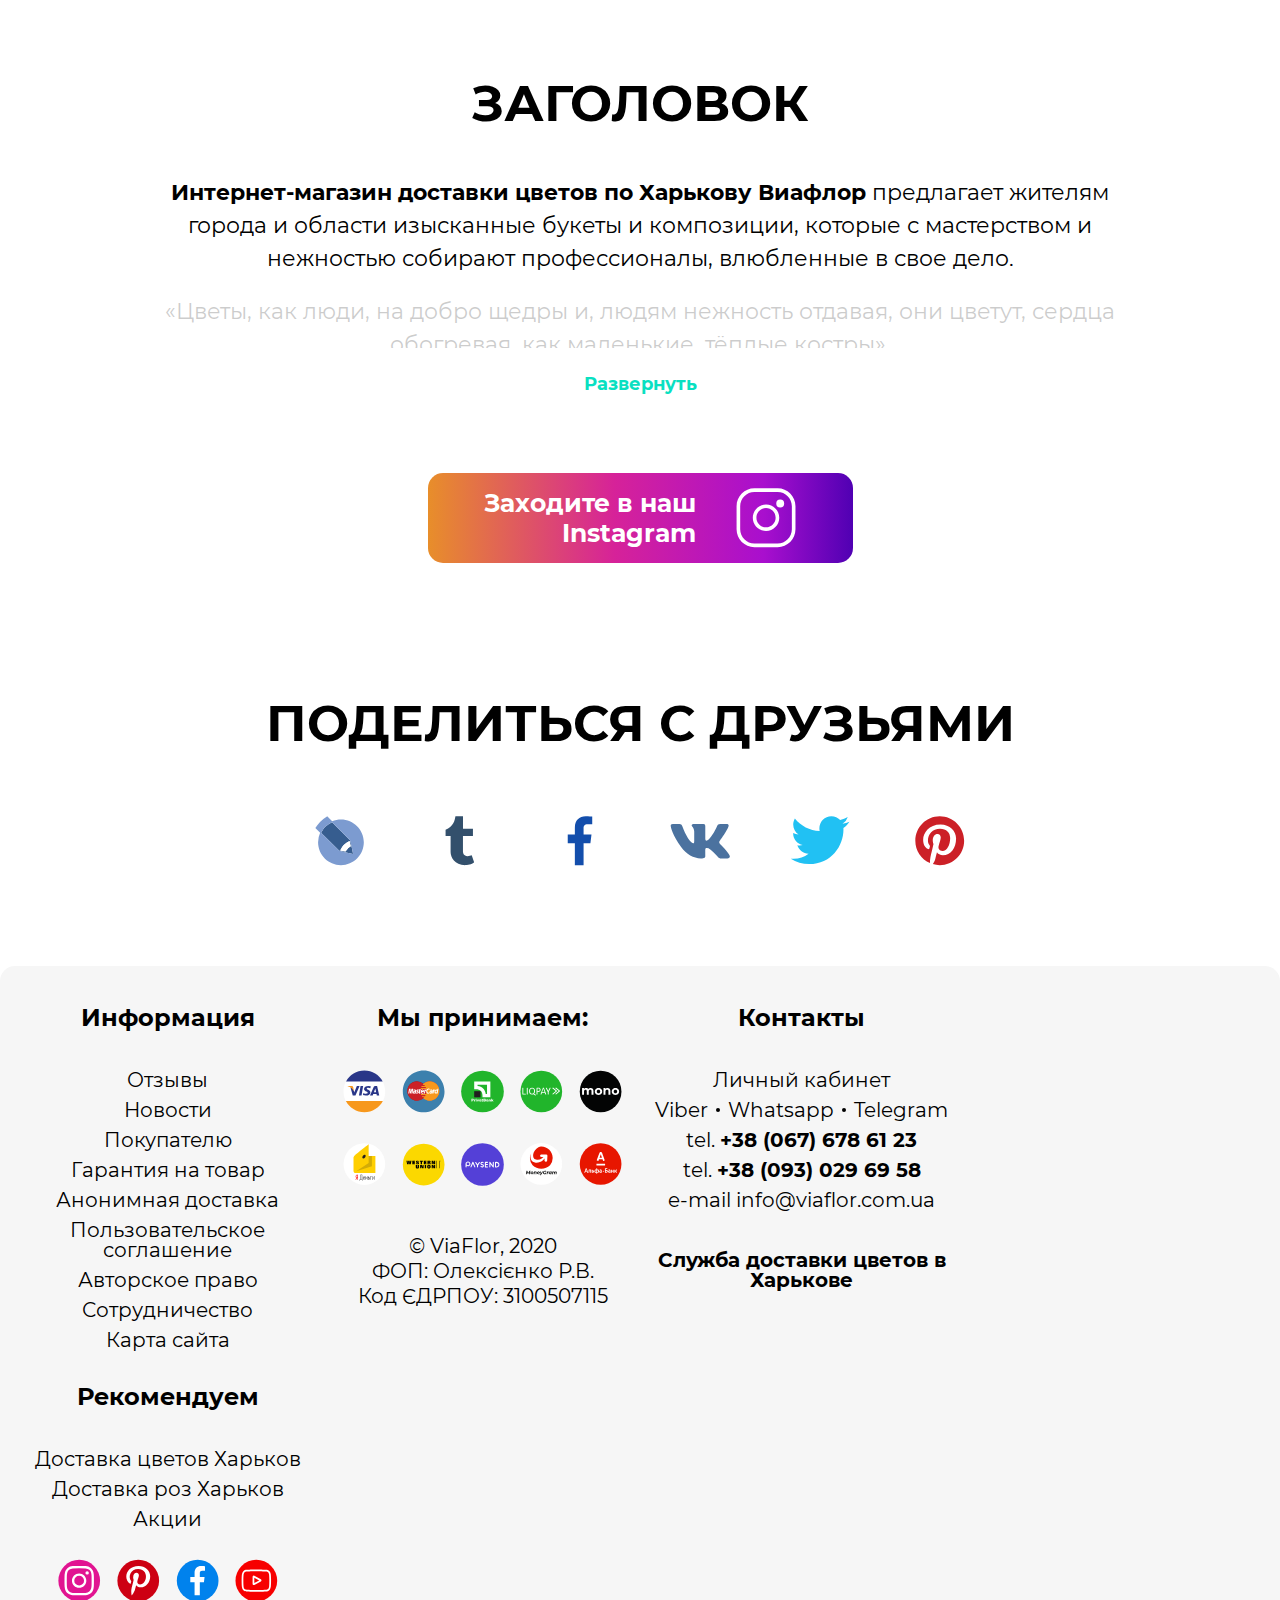
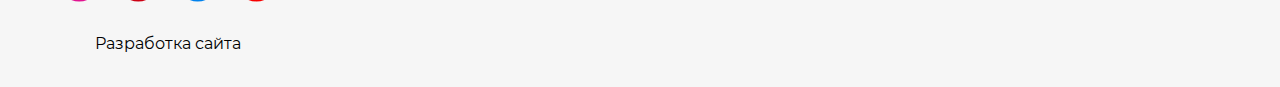
<file: category.html>
<!DOCTYPE html>
<html lang="ru">
	 <head>
	<title>Категории</title>
	<meta charset="UTF-8">
	<meta name="format-detection" content="telephone=no">
	<link rel="stylesheet" href="css/style.min.css?_v=20220222195655">
	<link rel="shortcut icon" href="favicon.ico">
	<meta name="viewport" content="width=device-width, initial-scale=1.0">
</head>
	<body>
		<div class="wrapper">
			<header class="header">
	<div class="header__container _container">
		<div class="header__column">
			<div class="header__menu">
				<div class="header__menu-button">
					<svg width="100%" height="100%" viewBox="0 0 27 25" xmlns="http://www.w3.org/2000/svg" style="fill-rule:evenodd;clip-rule:evenodd;stroke-linejoin:round;stroke-miterlimit:2;"><g transform="matrix(1,0,0,1,-2375,-64)"><g transform="matrix(1,0,0,1.24762,2196.53,0)"><g transform="matrix(1,0,0,0.801524,167.762,39.2052)"><g transform="matrix(1,0,0,1,-1118.14,-12)"><path d="M1155,29.5C1155,28.672 1154.33,28 1153.5,28L1130.5,28C1129.67,28 1129,28.672 1129,29.5C1129,30.328 1129.67,31 1130.5,31L1153.5,31C1154.33,31 1155,30.328 1155,29.5Z"/></g><g transform="matrix(1,0,0,1,-1118.14,-1.5)"><path d="M1155,29.5C1155,28.672 1154.33,28 1153.5,28L1130.5,28C1129.67,28 1129,28.672 1129,29.5C1129,30.328 1129.67,31 1130.5,31L1153.5,31C1154.33,31 1155,30.328 1155,29.5Z"/></g>	<g transform="matrix(1,0,0,1,-1118.14,9)"><path d="M1155,29.5C1155,28.672 1154.33,28 1153.5,28L1130.5,28C1129.67,28 1129,28.672 1129,29.5C1129,30.328 1129.67,31 1130.5,31L1153.5,31C1154.33,31 1155,30.328 1155,29.5Z"/></g></g></g></g></svg>
					<span>Меню</span>
				</div>
			</div>
			<div class="header__favorite">
				<div class="header__favorite-button">
					<svg width="100%" height="100%" viewBox="0 0 34 30" xmlns="http://www.w3.org/2000/svg" style="fill-rule:evenodd;clip-rule:evenodd;stroke-linejoin:round;stroke-miterlimit:2;"><g transform="matrix(1,0,0,1,-2730,-66)"><g transform="matrix(1,0,0,1.24762,2196.53,0)"><g transform="matrix(0.503943,0,0,0.401429,-492.485,-0.918072)"><path d="M2069.5,142.43C2077.05,132.751 2089.85,133.286 2096.48,138.968C2103.49,144.976 2103.93,156.985 2096.92,168.999C2092.27,177.506 2080.42,186.08 2070.49,191.75C2069.88,192.1 2069.12,192.1 2068.51,191.75C2058.58,186.08 2046.73,177.506 2042.08,168.999C2035.07,156.985 2035.51,144.976 2042.52,138.968C2049.15,133.286 2061.95,132.751 2069.5,142.43ZM2069.5,187.718C2060.38,182.411 2049.77,174.779 2045.56,167.075L2045.53,167.025C2039.67,156.988 2039.27,147.004 2045.09,142.008C2050.33,137.521 2060.42,137.253 2066.38,144.896L2069.5,148.898L2072.62,144.896C2078.58,137.253 2088.67,137.521 2093.91,142.008C2099.74,147.004 2099.33,156.988 2093.5,166.977L2093.47,167.025C2089.23,174.778 2078.61,182.414 2069.5,187.718Z"/></g></g></g></svg>
				</div>
			</div>
		</div>

		<a href="index.html" class="header__logo">
			<img src="img/logo.svg?_v=1645552615620" alt="">
		</a>

		<div class="header__column">
			<div class="lang_c">
				<a class="lang_active" href="/">ru</a>
				<div class="lang_s">
					<a href="/ua/">ua</a>
					<a href="/ua/">en</a>
				</div>
			</div>
			<div class="header__basket">
				<div class="header__basket-button">
					<svg width="100%" height="100%" viewBox="0 0 34 30" xmlns="http://www.w3.org/2000/svg" style="fill-rule:evenodd;clip-rule:evenodd;stroke-linejoin:round;stroke-miterlimit:2;"><g transform="matrix(1,0,0,1,-3904,-66)"><g transform="matrix(1,0,0,1.24762,2196.53,0)"><g transform="matrix(1.36196,0,0,6.1244,1249.71,29.3252)"><g transform="matrix(1.12724,0,0,0.200926,-4158.86,0.173999)"><circle cx="3996.78" cy="35.418" r="1.774"/></g><g transform="matrix(1.12724,0,0,0.200926,-4149.72,0.173999)"><circle cx="3996.78" cy="35.418" r="1.774"/></g><g transform="matrix(1,0,0,0.178246,-3660.24,0)"><path d="M3996.35,22.629C3996.35,22.225 3996.68,21.897 3997.08,21.897C3998.7,21.897 4002.45,21.897 4002.45,21.897C4002.79,21.897 4003.09,22.126 4003.16,22.451L4003.9,25.951L4020.51,25.951C4020.74,25.951 4020.96,26.057 4021.1,26.237C4021.24,26.417 4021.28,26.65 4021.21,26.868L4018.37,35.931C4018.28,36.24 4017.99,36.453 4017.66,36.453L4004.88,36.453C4004.54,36.453 4004.24,36.223 4004.16,35.899L4001.38,23.897L3997.08,23.897C3996.89,23.897 3996.7,23.82 3996.56,23.682C3996.43,23.545 3996.35,23.359 3996.35,23.165C3996.35,22.99 3996.35,22.804 3996.35,22.629ZM4004.13,27.951L4005.87,34.453L4016.53,34.453L4018.79,27.951L4004.13,27.951Z"/></g></g></g></g></svg>
				</div>
			</div>
		</div>		
	</div>
</header>
			<section class="menu">
  <div class="menu__body">
    <div class="menu__close">
      <svg width="100%" height="100%" viewBox="0 0 27 25" xmlns="http://www.w3.org/2000/svg" style="fill-rule:evenodd;clip-rule:evenodd;stroke-linejoin:round;stroke-miterlimit:2;"><g transform="matrix(1,0,0,1,-401,-63)"><g transform="matrix(1,0,0,1,1391.38,41.0066)"><g transform="matrix(1,0,0,1.68758,-1003.64,4.54747e-13)"><g transform="matrix(0.966532,0.520689,-0.672689,0.438455,-1056.98,-587.107)"><path d="M1155,29.5C1155,28.672 1154.49,28 1153.85,28L1130.15,28C1129.52,28 1129,28.672 1129,29.5C1129,30.328 1129.52,31 1130.15,31L1153.85,31C1154.49,31 1155,30.328 1155,29.5Z"/></g><g transform="matrix(-0.966532,0.520689,0.672689,0.438455,1110.89,-587.107)"><path d="M1155,29.5C1155,28.672 1154.49,28 1153.85,28L1130.15,28C1129.52,28 1129,28.672 1129,29.5C1129,30.328 1129.52,31 1130.15,31L1153.85,31C1154.49,31 1155,30.328 1155,29.5Z"/></g></g></g></g></svg>
    </div>

    <div class="menu__content">
      <div class="menu__block">
        <h2 class="menu__title">Меню</h2>
        <ul class="menu__list">
          <li><a href="about.html" class="menu__link">О нас</a></li>
          <li><a href="order.html" class="menu__link">Покупателю</a></li>
          <li><a href="contacts.html" class="menu__link">Контакты</a></li>
          <li><a href="gallery.html" class="menu__link">Галерея</a></li>
        </ul>
      </div>

      <nav class="menu__catalog">
        <h2 class="menu__title">Магазин</h2>
        <ul class="menu__catalog-list" data-spollers data-one-spoller>
          <li>
            <div class="menu__catalog-item" data-spoller>
              <div class="menu__catalog-item-icon">
                <img src="img/icons/menu/icon01.svg?_v=1645552615620" alt="">
              </div>
              <div class="menu__catalog-item-text">Каталог букетов</div>
            </div>
            <ul class="menu__catalog-sublist">
              <li><a href="#" class="menu__catalog-link">Пионовидные розы</a></li>
              <li><a href="#" class="menu__catalog-link">Розы</a></li>
              <li><a href="#" class="menu__catalog-link">Кустовые розы</a></li>
              <li><a href="#" class="menu__catalog-link">Эустома</a></li>
              <li><a href="#" class="menu__catalog-link">Пионы</a></li>
            </ul>
          </li>

          <li>
            <div class="menu__catalog-item" data-spoller>
              <div class="menu__catalog-item-icon">
                <img src="img/icons/menu/icon02.svg?_v=1645552615620" alt="">
              </div>
              <div class="menu__catalog-item-text">Розы</div>
            </div>
            <ul class="menu__catalog-sublist">
              <li><a href="#" class="menu__catalog-link">Пионовидные розы</a></li>
              <li><a href="#" class="menu__catalog-link">Розы</a></li>
              <li><a href="#" class="menu__catalog-link">Кустовые розы</a></li>
              <li><a href="#" class="menu__catalog-link">Эустома</a></li>
              <li><a href="#" class="menu__catalog-link">Пионы</a></li>
            </ul>
          </li>

          <li>
            <div class="menu__catalog-item" data-spoller>
              <div class="menu__catalog-item-icon">
                <img src="img/icons/menu/icon03.svg?_v=1645552615620" alt="">
              </div>
              <div class="menu__catalog-item-text">Подарки</div>
            </div>
            <ul class="menu__catalog-sublist">
              <li><a href="#" class="menu__catalog-link">Пионовидные розы</a></li>
              <li><a href="#" class="menu__catalog-link">Розы</a></li>
              <li><a href="#" class="menu__catalog-link">Кустовые розы</a></li>
              <li><a href="#" class="menu__catalog-link">Эустома</a></li>
              <li><a href="#" class="menu__catalog-link">Пионы</a></li>
            </ul>
          </li>

          <li>
            <div class="menu__catalog-item" data-spoller>
              <div class="menu__catalog-item-icon">
                <img src="img/icons/menu/icon04.svg?_v=1645552615620" alt="">
              </div>
              <div class="menu__catalog-item-text">Букеты к поводу</div>
            </div>
            <ul class="menu__catalog-sublist">
              <li><a href="#" class="menu__catalog-link">Пионовидные розы</a></li>
              <li><a href="#" class="menu__catalog-link">Розы</a></li>
              <li><a href="#" class="menu__catalog-link">Кустовые розы</a></li>
              <li><a href="#" class="menu__catalog-link">Эустома</a></li>
              <li><a href="#" class="menu__catalog-link">Пионы</a></li>
            </ul>
          </li>

          <li>
            <div class="menu__catalog-item" data-spoller>
              <div class="menu__catalog-item-icon">
                <img src="img/icons/menu/icon05.svg?_v=1645552615620" alt="">
              </div>
              <div class="menu__catalog-item-text">Тематические букеты</div>
            </div>
            <ul class="menu__catalog-sublist">
              <li><a href="#" class="menu__catalog-link">Пионовидные розы</a></li>
              <li><a href="#" class="menu__catalog-link">Розы</a></li>
              <li><a href="#" class="menu__catalog-link">Кустовые розы</a></li>
              <li><a href="#" class="menu__catalog-link">Эустома</a></li>
              <li><a href="#" class="menu__catalog-link">Пионы</a></li>
            </ul>
          </li>

          <li>
            <div class="menu__catalog-item" data-spoller>
              <div class="menu__catalog-item-icon">
                <img src="img/icons/menu/icon06.svg?_v=1645552615620" alt="">
              </div>
              <div class="menu__catalog-item-text">Авторские букеты</div>
            </div>
            <ul class="menu__catalog-sublist">
              <li><a href="#" class="menu__catalog-link">Пионовидные розы</a></li>
              <li><a href="#" class="menu__catalog-link">Розы</a></li>
              <li><a href="#" class="menu__catalog-link">Кустовые розы</a></li>
              <li><a href="#" class="menu__catalog-link">Эустома</a></li>
              <li><a href="#" class="menu__catalog-link">Пионы</a></li>
            </ul>
          </li>

          <li>
            <div class="menu__catalog-item" data-spoller>
              <div class="menu__catalog-item-icon">
                <img src="img/icons/menu/icon07.svg?_v=1645552615620" alt="">
              </div>
              <div class="menu__catalog-item-text">Цветочные композиции</div>
            </div>
            <ul class="menu__catalog-sublist">
              <li><a href="#" class="menu__catalog-link">Пионовидные розы</a></li>
              <li><a href="#" class="menu__catalog-link">Розы</a></li>
              <li><a href="#" class="menu__catalog-link">Кустовые розы</a></li>
              <li><a href="#" class="menu__catalog-link">Эустома</a></li>
              <li><a href="#" class="menu__catalog-link">Пионы</a></li>
            </ul>
          </li>

          <li>
            <div class="menu__catalog-item" data-spoller>
              <div class="menu__catalog-item-icon">
                <img src="img/icons/menu/icon08.svg?_v=1645552615620" alt="">
              </div>
              <div class="menu__catalog-item-text">Фруктовые композиции</div>
            </div>
            <ul class="menu__catalog-sublist">
              <li><a href="#" class="menu__catalog-link">Пионовидные розы</a></li>
              <li><a href="#" class="menu__catalog-link">Розы</a></li>
              <li><a href="#" class="menu__catalog-link">Кустовые розы</a></li>
              <li><a href="#" class="menu__catalog-link">Эустома</a></li>
              <li><a href="#" class="menu__catalog-link">Пионы</a></li>
            </ul>
          </li>

          <li>
            <div class="menu__catalog-item" data-spoller>
              <div class="menu__catalog-item-icon">
                <img src="img/icons/menu/icon09.svg?_v=1645552615620" alt="">
              </div>
              <div class="menu__catalog-item-text">Акции</div>
            </div>
            <ul class="menu__catalog-sublist">
              <li><a href="#" class="menu__catalog-link">Пионовидные розы</a></li>
              <li><a href="#" class="menu__catalog-link">Розы</a></li>
              <li><a href="#" class="menu__catalog-link">Кустовые розы</a></li>
              <li><a href="#" class="menu__catalog-link">Эустома</a></li>
              <li><a href="#" class="menu__catalog-link">Пионы</a></li>
            </ul>
          </li>

          <li>
            <div class="menu__catalog-item" data-spoller>
              <div class="menu__catalog-item-icon">
                <img src="img/icons/menu/icon10.svg?_v=1645552615620" alt="">
              </div>
              <div class="menu__catalog-item-text">Комнатные цветы</div>
            </div>
            <ul class="menu__catalog-sublist">
              <li><a href="#" class="menu__catalog-link">Пионовидные розы</a></li>
              <li><a href="#" class="menu__catalog-link">Розы</a></li>
              <li><a href="#" class="menu__catalog-link">Кустовые розы</a></li>
              <li><a href="#" class="menu__catalog-link">Эустома</a></li>
              <li><a href="#" class="menu__catalog-link">Пионы</a></li>
            </ul>
          </li>

          <li>
            <div class="menu__catalog-item" data-spoller>
              <div class="menu__catalog-item-icon">
                <img src="img/icons/menu/icon11.svg?_v=1645552615620" alt="">
              </div>
              <div class="menu__catalog-item-text">Цветы поштучно</div>
            </div>
            <ul class="menu__catalog-sublist">
              <li><a href="#" class="menu__catalog-link">Пионовидные розы</a></li>
              <li><a href="#" class="menu__catalog-link">Розы</a></li>
              <li><a href="#" class="menu__catalog-link">Кустовые розы</a></li>
              <li><a href="#" class="menu__catalog-link">Эустома</a></li>
              <li><a href="#" class="menu__catalog-link">Пионы</a></li>
            </ul>
          </li>

          <li>
            <div class="menu__catalog-item" data-spoller>
              <div class="menu__catalog-item-icon">
                <img src="img/icons/menu/icon12.svg?_v=1645552615620" alt="">
              </div>
              <div class="menu__catalog-item-text">Цветы оптом</div>
            </div>
            <ul class="menu__catalog-sublist">
              <li><a href="#" class="menu__catalog-link">Пионовидные розы</a></li>
              <li><a href="#" class="menu__catalog-link">Розы</a></li>
              <li><a href="#" class="menu__catalog-link">Кустовые розы</a></li>
              <li><a href="#" class="menu__catalog-link">Эустома</a></li>
              <li><a href="#" class="menu__catalog-link">Пионы</a></li>
            </ul>
          </li>

          <li>
            <div class="menu__catalog-item" data-spoller>
              <div class="menu__catalog-item-icon">
                <img src="img/icons/menu/icon13.svg?_v=1645552615620" alt="">
              </div>
              <div class="menu__catalog-item-text">Доставка по городам</div>
            </div>
            <ul class="menu__catalog-sublist">
              <li><a href="#" class="menu__catalog-link">Пионовидные розы</a></li>
              <li><a href="#" class="menu__catalog-link">Розы</a></li>
              <li><a href="#" class="menu__catalog-link">Кустовые розы</a></li>
              <li><a href="#" class="menu__catalog-link">Эустома</a></li>
              <li><a href="#" class="menu__catalog-link">Пионы</a></li>
            </ul>
          </li>

          <li>
            <div class="menu__catalog-item" data-spoller>
              <div class="menu__catalog-item-icon">
                <img src="img/icons/menu/icon14.svg?_v=1645552615620" alt="">
              </div>
              <div class="menu__catalog-item-text">Фотогалерея букетов</div>
            </div>
            <ul class="menu__catalog-sublist">
              <li><a href="#" class="menu__catalog-link">Пионовидные розы</a></li>
              <li><a href="#" class="menu__catalog-link">Розы</a></li>
              <li><a href="#" class="menu__catalog-link">Кустовые розы</a></li>
              <li><a href="#" class="menu__catalog-link">Эустома</a></li>
              <li><a href="#" class="menu__catalog-link">Пионы</a></li>
            </ul>
          </li>
        </ul>
      </nav>

      <a href="#" class="menu__user">
        <img src="img/icons/user.svg?_v=1645552615620" alt="">
        <span>Личный кабинет</span>
      </a>

      <div class="menu__currency">
        <div class="menu__currency-text">Валюта: UAH / Гривна</div>
        <div class="menu__currency-select">
          <div class="menu__currency-item">&#36;</div>
          <div class="menu__currency-item">&#8372;</div>
          <div class="menu__currency-item">&#8381;</div>
        </div>
      </div>

      <div class="menu__socials">
        <a href="#" class="menu__social">
          <img src="img/icons/contact/viber.svg?_v=1645552615620" alt="">
        </a>
        <a href="#" class="menu__social">
          <img src="img/icons/contact/whatsapp.svg?_v=1645552615620" alt="">
        </a>
        <a href="#" class="menu__social">
          <img src="img/icons/contact/telegram.svg?_v=1645552615620" alt="">
        </a>
      </div>

      <div class="menu__contacts">
        <h2 class="menu__title">Обратный звонок</h2>
        <a href="tel:380996392621" class="menu__contact">
          <img src="img/icons/contact/life.svg?_v=1645552615620" alt="">+38 (099) 63 92 621
        </a>
        <a href="tel:380676786123" class="menu__contact">
          <img src="img/icons/contact/kiyvstar.svg?_v=1645552615620" alt="">+38 (067) 67 86 123
        </a>
        <a href="tel:380930296958" class="menu__contact">
          <img src="img/icons/contact/vodafone.svg?_v=1645552615620" alt="">+38 (093) 02 96 958
        </a>
        <a href="mailto:info@viaflor.com.ua" class="menu__contact">
          <img src="img/icons/contact/email.svg?_v=1645552615620" alt="">info@viaflor.com.ua
        </a>
      </div>
    </div>
  </div>
</section>
			<main class="page">
        <div class="breadcrumbs">
          <div class="_container">
            <ul class="breadcrumbs__list">
              <li><a href="index.html" class="breadcrumbs__item">Главная</a></li>
              <li>Категории</li>
            </ul>
          </div>
        </div>

        <section class="category">
          <div class="_container">
            <h2 class="category__title">КАТЕГОРИИ</h2>
            <div class="category__body">
              <div class="category__item item-category">
                <div class="item-category__wrap">
                  <a href="catalog.html" class="item-category__image">
                    <img src="img/product/image02.jpg?_v=1645552615620" alt="">
                  </a>
                  <a href="catalog.html" class="item-category__name">Цветы в коробке</a>
                </div>
              </div>
              <div class="category__item item-category">
                <div class="item-category__wrap">
                  <a href="catalog.html" class="item-category__image">
                    <img src="img/product/image03.jpg?_v=1645552615620" alt="">
                  </a>
                  <a href="catalog.html" class="item-category__name">Цветы в коробке</a>
                </div>
              </div>
              <div class="category__item item-category">
                <div class="item-category__wrap">
                  <a href="catalog.html" class="item-category__image">
                    <img src="img/product/image04.jpg?_v=1645552615620" alt="">
                  </a>
                  <a href="catalog.html" class="item-category__name">Цветы в коробке</a>
                </div>
              </div>
              <div class="category__item item-category">
                <div class="item-category__wrap">
                  <a href="catalog.html" class="item-category__image">
                    <img src="img/product/image05.jpg?_v=1645552615620" alt="">
                  </a>
                  <a href="catalog.html" class="item-category__name">Цветы в коробке</a>
                </div>
              </div>
              <div class="category__item item-category">
                <div class="item-category__wrap">
                  <a href="catalog.html" class="item-category__image">
                    <img src="img/product/image02.jpg?_v=1645552615620" alt="">
                  </a>
                  <a href="catalog.html" class="item-category__name">Цветы в коробке</a>
                </div>
              </div>
              <div class="category__item item-category">
                <div class="item-category__wrap">
                  <a href="catalog.html" class="item-category__image">
                    <img src="img/product/image03.jpg?_v=1645552615620" alt="">
                  </a>
                  <a href="catalog.html" class="item-category__name">Цветы в коробке</a>
                </div>
              </div>
              <div class="category__item item-category">
                <div class="item-category__wrap">
                  <a href="catalog.html" class="item-category__image">
                    <img src="img/product/image04.jpg?_v=1645552615620" alt="">
                  </a>
                  <a href="catalog.html" class="item-category__name">Цветы в коробке</a>
                </div>
              </div>
              <div class="category__item item-category">
                <div class="item-category__wrap">
                  <a href="catalog.html" class="item-category__image">
                    <img src="img/product/image05.jpg?_v=1645552615620" alt="">
                  </a>
                  <a href="catalog.html" class="item-category__name">Цветы в коробке</a>
                </div>
              </div>
              <div class="category__item item-category">
                <div class="item-category__wrap">
                  <a href="catalog.html" class="item-category__image">
                    <img src="img/product/image02.jpg?_v=1645552615620" alt="">
                  </a>
                  <a href="catalog.html" class="item-category__name">Цветы в коробке</a>
                </div>
              </div>
              <div class="category__item item-category">
                <div class="item-category__wrap">
                  <a href="catalog.html" class="item-category__image">
                    <img src="img/product/image03.jpg?_v=1645552615620" alt="">
                  </a>
                  <a href="catalog.html" class="item-category__name">Цветы в коробке</a>
                </div>
              </div>
            </div>
          </div>
        </section>

        <section class="questions">
          <div class="_container">
            <h2 class="questions__title">ВОПРОС-ОТВЕТ</h2>
            <ul class="questions__list" data-spollers data-one-spoller>
              <li class="questions__item">
                <div class="questions__question" data-spoller>
                  <div class="questions__question-icon">
                    <img src="img/buy.png?_v=1645552615620" alt="">
                  </div>
                  <div class="questions__question-text">Где купить букет цветов в Харькове?</div>
                  <div class="questions__question-arrow">
                    <img src="img/icons/arrow-question.svg?_v=1645552615620" alt="">
                  </div>
                </div>
                <div class="questions__answer">это текст-"рыба", часто используемый в печати и вэб-дизайне. Lorem Ipsum является стандартной "рыбой" для текстов на латинице с начала XVI века.</div>
              </li>
              <li class="questions__item">
                <div class="questions__question" data-spoller>
                  <div class="questions__question-icon">
                    <img src="img/buy.png?_v=1645552615620" alt="">
                  </div>
                  <div class="questions__question-text">Где купить букет цветов в Харькове?</div>
                  <div class="questions__question-arrow">
                    <img src="img/icons/arrow-question.svg?_v=1645552615620" alt="">
                  </div>
                </div>
                <div class="questions__answer">это текст-"рыба", часто используемый в печати и вэб-дизайне. Lorem Ipsum является стандартной "рыбой" для текстов на латинице с начала XVI века.</div>
              </li>
              <li class="questions__item">
                <div class="questions__question" data-spoller>
                  <div class="questions__question-icon">
                    <img src="img/buy.png?_v=1645552615620" alt="">
                  </div>
                  <div class="questions__question-text">Где купить букет цветов в Харькове?</div>
                  <div class="questions__question-arrow">
                    <img src="img/icons/arrow-question.svg?_v=1645552615620" alt="">
                  </div>
                </div>
                <div class="questions__answer">это текст-"рыба", часто используемый в печати и вэб-дизайне. Lorem Ipsum является стандартной "рыбой" для текстов на латинице с начала XVI века.</div>
              </li>
              <li class="questions__item">
                <div class="questions__question" data-spoller>
                  <div class="questions__question-icon">
                    <img src="img/buy.png?_v=1645552615620" alt="">
                  </div>
                  <div class="questions__question-text">Где купить букет цветов в Харькове?</div>
                  <div class="questions__question-arrow">
                    <img src="img/icons/arrow-question.svg?_v=1645552615620" alt="">
                  </div>
                </div>
                <div class="questions__answer">это текст-"рыба", часто используемый в печати и вэб-дизайне. Lorem Ipsum является стандартной "рыбой" для текстов на латинице с начала XVI века.</div>
              </li>
            </ul>
          </div>
        </section>

				<section class="article">
					<div class="_container">
						<div class="article__content">
							<h2>Заголовок</h2>
							<p><strong>Интернет-магазин доставки цветов по Харькову Виафлор</strong> предлагает жителям города и области изысканные букеты и композиции, которые с мастерством и нежностью собирают профессионалы, влюбленные в свое дело.</p>
							<p>«Цветы, как люди, на добро щедры и, людям нежность отдавая, они цветут, сердца обогревая, как маленькие, тёплые костры».</p>
							<p>В этих прекрасных словах поэта и прозаика Жане Киримизе заключен огромный смысл. Цветы, действительно, заключают в себе и доброту, и любовь, и радость и печаль, они</p>
						</div>
						<div class="article__button">Развернуть</div>
					</div>
				</section>

				<section class="contact">
					<div class="_container">
						<a href="#" class="contact__button">
							<span class="contact__button-text">Заходите в наш <br> Instagram</span>
							<span class="contact__button-image">
								<img src="img/icons/social/instagram.svg?_v=1645552615620" alt="">
							</span>
						</a>

						<h2 class="contact__title">ПОДЕЛИТЬСЯ С ДРУЗЬЯМИ</h2>

						<div class="contact__socials">
							<a href="#" class="contact__social">
								<img src="img/icons/social/liveJournal.svg?_v=1645552615620" alt="">
							</a>
							<a href="#" class="contact__social">
								<img src="img/icons/social/telegram.svg?_v=1645552615620" alt="">
							</a>
							<a href="#" class="contact__social">
								<img src="img/icons/social/facebook.svg?_v=1645552615620" alt="">
							</a>
							<a href="#" class="contact__social">
								<img src="img/icons/social/vk.svg?_v=1645552615620" alt="">
							</a>
							<a href="#" class="contact__social">
								<img src="img/icons/social/twiter.svg?_v=1645552615620" alt="">
							</a>
							<a href="#" class="contact__social">
								<img src="img/icons/social/printerest.svg?_v=1645552615620" alt="">
							</a>
						</div>
					</div>
				</section>
			</main>
			<footer class="footer">
	<div class="_container">
		<div class="footer__body">
			<div class="footer__column">
				<h2 class="footer__title">Информация</h2>
				<ul class="footer__list">
					<li><a href="feedback.html" class="footer__link">Отзывы</a></li>
					<li><a href="news.html" class="footer__link">Новости</a></li>
					<li><a href="order.html" class="footer__link">Покупателю</a></li>
					<li><a href="#" class="footer__link">Гарантия на товар</a></li>
					<li><a href="#" class="footer__link">Анонимная доставка</a></li>
					<li><a href="#" class="footer__link">Пользовательское соглашение</a></li>
					<li><a href="#" class="footer__link">Авторское право</a></li>
					<li><a href="#" class="footer__link">Сотрудничество</a></li>
					<li><a href="#" class="footer__link">Карта сайта</a></li>
				</ul>
			</div>

			<div class="footer__column">
				<h2 class="footer__title">Мы принимаем:</h2>
				<div class="footer__payment">
					<div class="footer__payment-item">
						<img src="img/icons/pay/image01.svg?_v=1645552615620" alt="">
					</div>
					<div class="footer__payment-item">
						<img src="img/icons/pay/image02.svg?_v=1645552615620" alt="">
					</div>
					<div class="footer__payment-item">
						<img src="img/icons/pay/image03.svg?_v=1645552615620" alt="">
					</div>
					<div class="footer__payment-item">
						<img src="img/icons/pay/image04.svg?_v=1645552615620" alt="">
					</div>
					<div class="footer__payment-item">
						<img src="img/icons/pay/image05.svg?_v=1645552615620" alt="">
					</div>
					<div class="footer__payment-item">
						<img src="img/icons/pay/image06.svg?_v=1645552615620" alt="">
					</div>
					<div class="footer__payment-item">
						<img src="img/icons/pay/image07.svg?_v=1645552615620" alt="">
					</div>
					<div class="footer__payment-item">
						<img src="img/icons/pay/image08.svg?_v=1645552615620" alt="">
					</div>
					<div class="footer__payment-item">
						<img src="img/icons/pay/image09.svg?_v=1645552615620" alt="">
					</div>
					<div class="footer__payment-item">
						<img src="img/icons/pay/image10.svg?_v=1645552615620" alt="">
					</div>
				</div>
				<ul class="footer__list footer__list_info">
					<li><span class="footer__link">© ViaFlor, 2020</span></li>
					<li><span class="footer__link">ФОП: Олексiєнко Р.В.</span></li>
					<li><span class="footer__link">Код ЄДРПОУ: 3100507115</span></li>
				</ul>
			</div>

			<div class="footer__column">
				<h2 class="footer__title">Контакты</h2>
				<ul class="footer__list">
					<li><a href="#" class="footer__link">Личный кабинет</a></li>
					<li class="footer__link-block">
						<a href="#" class="footer__link">Viber</a>
						<a href="#" class="footer__link">Whatsapp</a>
						<a href="#" class="footer__link">Telegram</a>
					</li>
					<li>
						<span class="footer__link-label">tel. </span>
						<a href="tel:380676786123" class="footer__link"><strong>+38 (067) 678 61 23</strong></a>
					</li>
					<li>
						<span class="footer__link-label">tel. </span>
						<a href="tel:380930296958" class="footer__link"><strong>+38 (093) 029 69 58</strong></a>
					</li>
					<li>
						<span class="footer__link-label">e-mail </span>
						<a href="mailto:info@viaflor.com.ua" class="footer__link">info@viaflor.com.ua</a>
					</li>
				</ul>
				<div class="footer__label">Служба доставки цветов в Харькове</div>
			</div>

			<div class="footer__column">
				<h2 class="footer__title">Рекомендуем</h2>
				<ul class="footer__list">
					<li><a href="#" class="footer__link">Доставка цветов Харьков</a></li>
					<li><a href="#" class="footer__link">Доставка роз Харьков</a></li>
					<li><a href="#" class="footer__link">Акции</a></li>
				</ul>
				<div class="footer__contacts">
					<a href="#" class="footer__contact">
						<img src="img/icons/social-footer/instagram.svg?_v=1645552615620" alt="">
					</a>
					<a href="#" class="footer__contact">
						<img src="img/icons/social-footer/printerest.svg?_v=1645552615620" alt="">
					</a>
					<a href="#" class="footer__contact">
						<img src="img/icons/social-footer/facebook.svg?_v=1645552615620" alt="">
					</a>
					<a href="#" class="footer__contact">
						<img src="img/icons/social-footer/youtube.svg?_v=1645552615620" alt="">
					</a>
				</div>
				<a href="#" class="footer__author">Разработка сайта</a>
			</div>
		</div>
	</div>
</footer>
		</div>
		<script src="js/vendors.min.js?_v=20220222195655"></script>
<script src="js/app.min.js?_v=20220222195655"></script>

	</body>
</html>
</file>
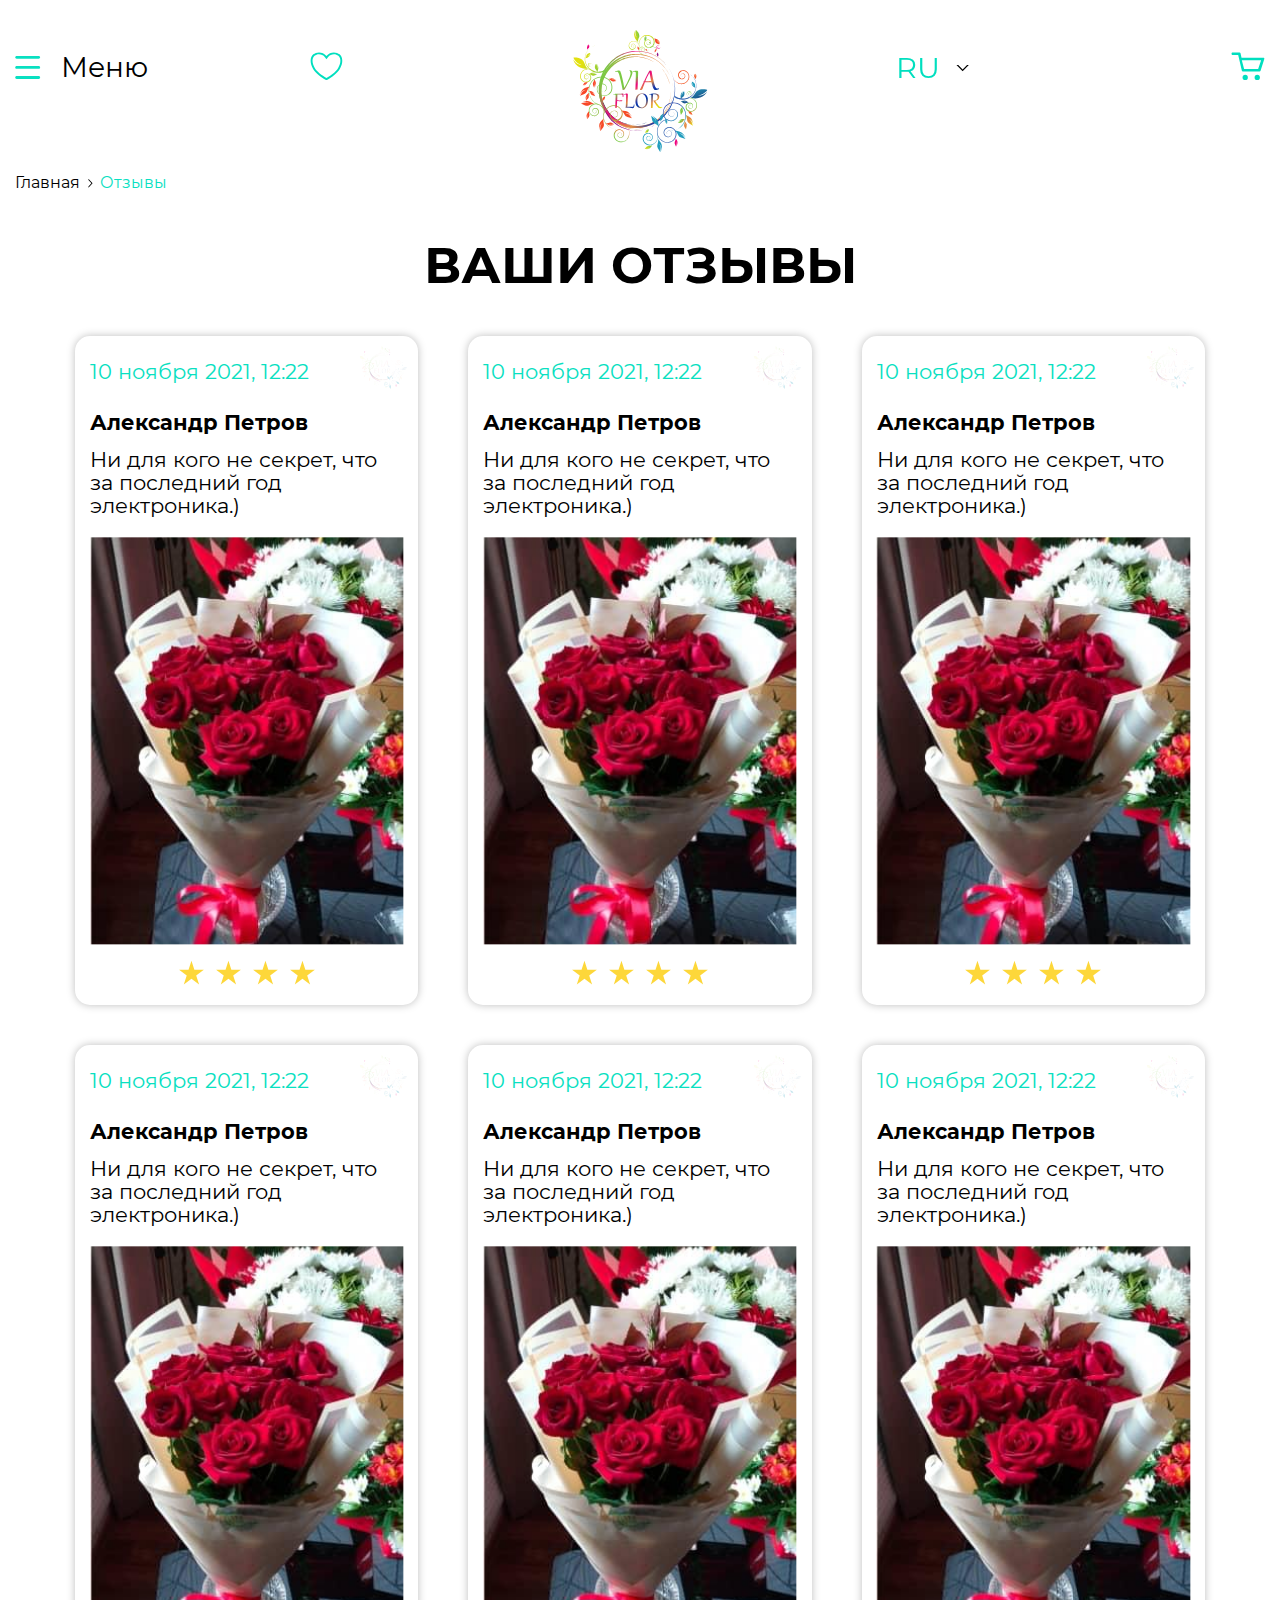
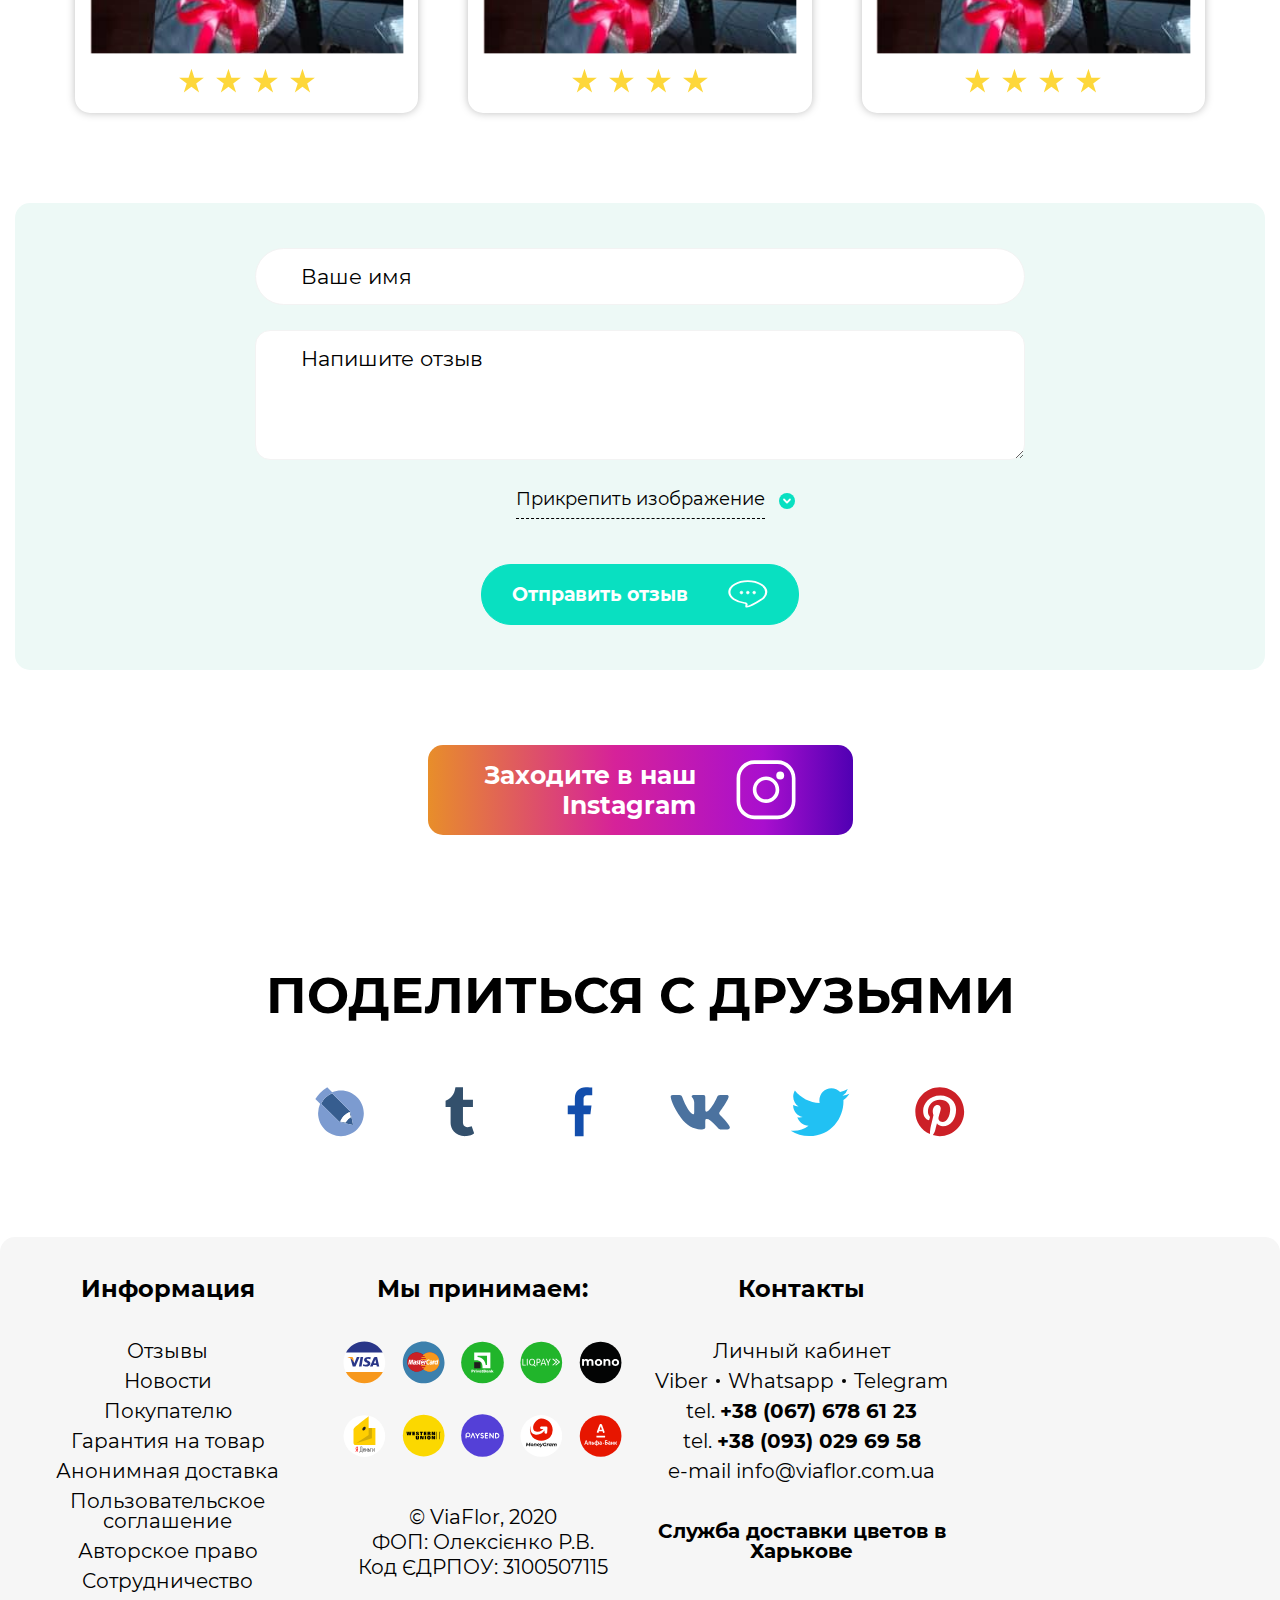
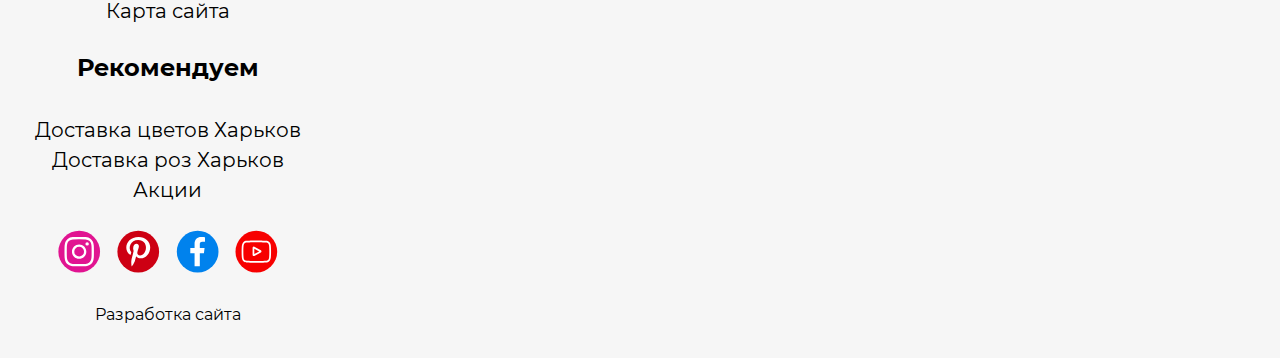
<file: feedback.html>
<!DOCTYPE html>
<html lang="ru">
	 <head>
	<title>Отзывы</title>
	<meta charset="UTF-8">
	<meta name="format-detection" content="telephone=no">
	<link rel="stylesheet" href="css/style.min.css?_v=20220222195655">
	<link rel="shortcut icon" href="favicon.ico">
	<meta name="viewport" content="width=device-width, initial-scale=1.0">
</head>
	<body>
		<div class="wrapper">
			<header class="header">
	<div class="header__container _container">
		<div class="header__column">
			<div class="header__menu">
				<div class="header__menu-button">
					<svg width="100%" height="100%" viewBox="0 0 27 25" xmlns="http://www.w3.org/2000/svg" style="fill-rule:evenodd;clip-rule:evenodd;stroke-linejoin:round;stroke-miterlimit:2;"><g transform="matrix(1,0,0,1,-2375,-64)"><g transform="matrix(1,0,0,1.24762,2196.53,0)"><g transform="matrix(1,0,0,0.801524,167.762,39.2052)"><g transform="matrix(1,0,0,1,-1118.14,-12)"><path d="M1155,29.5C1155,28.672 1154.33,28 1153.5,28L1130.5,28C1129.67,28 1129,28.672 1129,29.5C1129,30.328 1129.67,31 1130.5,31L1153.5,31C1154.33,31 1155,30.328 1155,29.5Z"/></g><g transform="matrix(1,0,0,1,-1118.14,-1.5)"><path d="M1155,29.5C1155,28.672 1154.33,28 1153.5,28L1130.5,28C1129.67,28 1129,28.672 1129,29.5C1129,30.328 1129.67,31 1130.5,31L1153.5,31C1154.33,31 1155,30.328 1155,29.5Z"/></g>	<g transform="matrix(1,0,0,1,-1118.14,9)"><path d="M1155,29.5C1155,28.672 1154.33,28 1153.5,28L1130.5,28C1129.67,28 1129,28.672 1129,29.5C1129,30.328 1129.67,31 1130.5,31L1153.5,31C1154.33,31 1155,30.328 1155,29.5Z"/></g></g></g></g></svg>
					<span>Меню</span>
				</div>
			</div>
			<div class="header__favorite">
				<div class="header__favorite-button">
					<svg width="100%" height="100%" viewBox="0 0 34 30" xmlns="http://www.w3.org/2000/svg" style="fill-rule:evenodd;clip-rule:evenodd;stroke-linejoin:round;stroke-miterlimit:2;"><g transform="matrix(1,0,0,1,-2730,-66)"><g transform="matrix(1,0,0,1.24762,2196.53,0)"><g transform="matrix(0.503943,0,0,0.401429,-492.485,-0.918072)"><path d="M2069.5,142.43C2077.05,132.751 2089.85,133.286 2096.48,138.968C2103.49,144.976 2103.93,156.985 2096.92,168.999C2092.27,177.506 2080.42,186.08 2070.49,191.75C2069.88,192.1 2069.12,192.1 2068.51,191.75C2058.58,186.08 2046.73,177.506 2042.08,168.999C2035.07,156.985 2035.51,144.976 2042.52,138.968C2049.15,133.286 2061.95,132.751 2069.5,142.43ZM2069.5,187.718C2060.38,182.411 2049.77,174.779 2045.56,167.075L2045.53,167.025C2039.67,156.988 2039.27,147.004 2045.09,142.008C2050.33,137.521 2060.42,137.253 2066.38,144.896L2069.5,148.898L2072.62,144.896C2078.58,137.253 2088.67,137.521 2093.91,142.008C2099.74,147.004 2099.33,156.988 2093.5,166.977L2093.47,167.025C2089.23,174.778 2078.61,182.414 2069.5,187.718Z"/></g></g></g></svg>
				</div>
			</div>
		</div>

		<a href="index.html" class="header__logo">
			<img src="img/logo.svg?_v=1645552615620" alt="">
		</a>

		<div class="header__column">
			<div class="lang_c">
				<a class="lang_active" href="/">ru</a>
				<div class="lang_s">
					<a href="/ua/">ua</a>
					<a href="/ua/">en</a>
				</div>
			</div>
			<div class="header__basket">
				<div class="header__basket-button">
					<svg width="100%" height="100%" viewBox="0 0 34 30" xmlns="http://www.w3.org/2000/svg" style="fill-rule:evenodd;clip-rule:evenodd;stroke-linejoin:round;stroke-miterlimit:2;"><g transform="matrix(1,0,0,1,-3904,-66)"><g transform="matrix(1,0,0,1.24762,2196.53,0)"><g transform="matrix(1.36196,0,0,6.1244,1249.71,29.3252)"><g transform="matrix(1.12724,0,0,0.200926,-4158.86,0.173999)"><circle cx="3996.78" cy="35.418" r="1.774"/></g><g transform="matrix(1.12724,0,0,0.200926,-4149.72,0.173999)"><circle cx="3996.78" cy="35.418" r="1.774"/></g><g transform="matrix(1,0,0,0.178246,-3660.24,0)"><path d="M3996.35,22.629C3996.35,22.225 3996.68,21.897 3997.08,21.897C3998.7,21.897 4002.45,21.897 4002.45,21.897C4002.79,21.897 4003.09,22.126 4003.16,22.451L4003.9,25.951L4020.51,25.951C4020.74,25.951 4020.96,26.057 4021.1,26.237C4021.24,26.417 4021.28,26.65 4021.21,26.868L4018.37,35.931C4018.28,36.24 4017.99,36.453 4017.66,36.453L4004.88,36.453C4004.54,36.453 4004.24,36.223 4004.16,35.899L4001.38,23.897L3997.08,23.897C3996.89,23.897 3996.7,23.82 3996.56,23.682C3996.43,23.545 3996.35,23.359 3996.35,23.165C3996.35,22.99 3996.35,22.804 3996.35,22.629ZM4004.13,27.951L4005.87,34.453L4016.53,34.453L4018.79,27.951L4004.13,27.951Z"/></g></g></g></g></svg>
				</div>
			</div>
		</div>		
	</div>
</header>
			<section class="menu">
  <div class="menu__body">
    <div class="menu__close">
      <svg width="100%" height="100%" viewBox="0 0 27 25" xmlns="http://www.w3.org/2000/svg" style="fill-rule:evenodd;clip-rule:evenodd;stroke-linejoin:round;stroke-miterlimit:2;"><g transform="matrix(1,0,0,1,-401,-63)"><g transform="matrix(1,0,0,1,1391.38,41.0066)"><g transform="matrix(1,0,0,1.68758,-1003.64,4.54747e-13)"><g transform="matrix(0.966532,0.520689,-0.672689,0.438455,-1056.98,-587.107)"><path d="M1155,29.5C1155,28.672 1154.49,28 1153.85,28L1130.15,28C1129.52,28 1129,28.672 1129,29.5C1129,30.328 1129.52,31 1130.15,31L1153.85,31C1154.49,31 1155,30.328 1155,29.5Z"/></g><g transform="matrix(-0.966532,0.520689,0.672689,0.438455,1110.89,-587.107)"><path d="M1155,29.5C1155,28.672 1154.49,28 1153.85,28L1130.15,28C1129.52,28 1129,28.672 1129,29.5C1129,30.328 1129.52,31 1130.15,31L1153.85,31C1154.49,31 1155,30.328 1155,29.5Z"/></g></g></g></g></svg>
    </div>

    <div class="menu__content">
      <div class="menu__block">
        <h2 class="menu__title">Меню</h2>
        <ul class="menu__list">
          <li><a href="about.html" class="menu__link">О нас</a></li>
          <li><a href="order.html" class="menu__link">Покупателю</a></li>
          <li><a href="contacts.html" class="menu__link">Контакты</a></li>
          <li><a href="gallery.html" class="menu__link">Галерея</a></li>
        </ul>
      </div>

      <nav class="menu__catalog">
        <h2 class="menu__title">Магазин</h2>
        <ul class="menu__catalog-list" data-spollers data-one-spoller>
          <li>
            <div class="menu__catalog-item" data-spoller>
              <div class="menu__catalog-item-icon">
                <img src="img/icons/menu/icon01.svg?_v=1645552615620" alt="">
              </div>
              <div class="menu__catalog-item-text">Каталог букетов</div>
            </div>
            <ul class="menu__catalog-sublist">
              <li><a href="#" class="menu__catalog-link">Пионовидные розы</a></li>
              <li><a href="#" class="menu__catalog-link">Розы</a></li>
              <li><a href="#" class="menu__catalog-link">Кустовые розы</a></li>
              <li><a href="#" class="menu__catalog-link">Эустома</a></li>
              <li><a href="#" class="menu__catalog-link">Пионы</a></li>
            </ul>
          </li>

          <li>
            <div class="menu__catalog-item" data-spoller>
              <div class="menu__catalog-item-icon">
                <img src="img/icons/menu/icon02.svg?_v=1645552615620" alt="">
              </div>
              <div class="menu__catalog-item-text">Розы</div>
            </div>
            <ul class="menu__catalog-sublist">
              <li><a href="#" class="menu__catalog-link">Пионовидные розы</a></li>
              <li><a href="#" class="menu__catalog-link">Розы</a></li>
              <li><a href="#" class="menu__catalog-link">Кустовые розы</a></li>
              <li><a href="#" class="menu__catalog-link">Эустома</a></li>
              <li><a href="#" class="menu__catalog-link">Пионы</a></li>
            </ul>
          </li>

          <li>
            <div class="menu__catalog-item" data-spoller>
              <div class="menu__catalog-item-icon">
                <img src="img/icons/menu/icon03.svg?_v=1645552615620" alt="">
              </div>
              <div class="menu__catalog-item-text">Подарки</div>
            </div>
            <ul class="menu__catalog-sublist">
              <li><a href="#" class="menu__catalog-link">Пионовидные розы</a></li>
              <li><a href="#" class="menu__catalog-link">Розы</a></li>
              <li><a href="#" class="menu__catalog-link">Кустовые розы</a></li>
              <li><a href="#" class="menu__catalog-link">Эустома</a></li>
              <li><a href="#" class="menu__catalog-link">Пионы</a></li>
            </ul>
          </li>

          <li>
            <div class="menu__catalog-item" data-spoller>
              <div class="menu__catalog-item-icon">
                <img src="img/icons/menu/icon04.svg?_v=1645552615620" alt="">
              </div>
              <div class="menu__catalog-item-text">Букеты к поводу</div>
            </div>
            <ul class="menu__catalog-sublist">
              <li><a href="#" class="menu__catalog-link">Пионовидные розы</a></li>
              <li><a href="#" class="menu__catalog-link">Розы</a></li>
              <li><a href="#" class="menu__catalog-link">Кустовые розы</a></li>
              <li><a href="#" class="menu__catalog-link">Эустома</a></li>
              <li><a href="#" class="menu__catalog-link">Пионы</a></li>
            </ul>
          </li>

          <li>
            <div class="menu__catalog-item" data-spoller>
              <div class="menu__catalog-item-icon">
                <img src="img/icons/menu/icon05.svg?_v=1645552615620" alt="">
              </div>
              <div class="menu__catalog-item-text">Тематические букеты</div>
            </div>
            <ul class="menu__catalog-sublist">
              <li><a href="#" class="menu__catalog-link">Пионовидные розы</a></li>
              <li><a href="#" class="menu__catalog-link">Розы</a></li>
              <li><a href="#" class="menu__catalog-link">Кустовые розы</a></li>
              <li><a href="#" class="menu__catalog-link">Эустома</a></li>
              <li><a href="#" class="menu__catalog-link">Пионы</a></li>
            </ul>
          </li>

          <li>
            <div class="menu__catalog-item" data-spoller>
              <div class="menu__catalog-item-icon">
                <img src="img/icons/menu/icon06.svg?_v=1645552615620" alt="">
              </div>
              <div class="menu__catalog-item-text">Авторские букеты</div>
            </div>
            <ul class="menu__catalog-sublist">
              <li><a href="#" class="menu__catalog-link">Пионовидные розы</a></li>
              <li><a href="#" class="menu__catalog-link">Розы</a></li>
              <li><a href="#" class="menu__catalog-link">Кустовые розы</a></li>
              <li><a href="#" class="menu__catalog-link">Эустома</a></li>
              <li><a href="#" class="menu__catalog-link">Пионы</a></li>
            </ul>
          </li>

          <li>
            <div class="menu__catalog-item" data-spoller>
              <div class="menu__catalog-item-icon">
                <img src="img/icons/menu/icon07.svg?_v=1645552615620" alt="">
              </div>
              <div class="menu__catalog-item-text">Цветочные композиции</div>
            </div>
            <ul class="menu__catalog-sublist">
              <li><a href="#" class="menu__catalog-link">Пионовидные розы</a></li>
              <li><a href="#" class="menu__catalog-link">Розы</a></li>
              <li><a href="#" class="menu__catalog-link">Кустовые розы</a></li>
              <li><a href="#" class="menu__catalog-link">Эустома</a></li>
              <li><a href="#" class="menu__catalog-link">Пионы</a></li>
            </ul>
          </li>

          <li>
            <div class="menu__catalog-item" data-spoller>
              <div class="menu__catalog-item-icon">
                <img src="img/icons/menu/icon08.svg?_v=1645552615620" alt="">
              </div>
              <div class="menu__catalog-item-text">Фруктовые композиции</div>
            </div>
            <ul class="menu__catalog-sublist">
              <li><a href="#" class="menu__catalog-link">Пионовидные розы</a></li>
              <li><a href="#" class="menu__catalog-link">Розы</a></li>
              <li><a href="#" class="menu__catalog-link">Кустовые розы</a></li>
              <li><a href="#" class="menu__catalog-link">Эустома</a></li>
              <li><a href="#" class="menu__catalog-link">Пионы</a></li>
            </ul>
          </li>

          <li>
            <div class="menu__catalog-item" data-spoller>
              <div class="menu__catalog-item-icon">
                <img src="img/icons/menu/icon09.svg?_v=1645552615620" alt="">
              </div>
              <div class="menu__catalog-item-text">Акции</div>
            </div>
            <ul class="menu__catalog-sublist">
              <li><a href="#" class="menu__catalog-link">Пионовидные розы</a></li>
              <li><a href="#" class="menu__catalog-link">Розы</a></li>
              <li><a href="#" class="menu__catalog-link">Кустовые розы</a></li>
              <li><a href="#" class="menu__catalog-link">Эустома</a></li>
              <li><a href="#" class="menu__catalog-link">Пионы</a></li>
            </ul>
          </li>

          <li>
            <div class="menu__catalog-item" data-spoller>
              <div class="menu__catalog-item-icon">
                <img src="img/icons/menu/icon10.svg?_v=1645552615620" alt="">
              </div>
              <div class="menu__catalog-item-text">Комнатные цветы</div>
            </div>
            <ul class="menu__catalog-sublist">
              <li><a href="#" class="menu__catalog-link">Пионовидные розы</a></li>
              <li><a href="#" class="menu__catalog-link">Розы</a></li>
              <li><a href="#" class="menu__catalog-link">Кустовые розы</a></li>
              <li><a href="#" class="menu__catalog-link">Эустома</a></li>
              <li><a href="#" class="menu__catalog-link">Пионы</a></li>
            </ul>
          </li>

          <li>
            <div class="menu__catalog-item" data-spoller>
              <div class="menu__catalog-item-icon">
                <img src="img/icons/menu/icon11.svg?_v=1645552615620" alt="">
              </div>
              <div class="menu__catalog-item-text">Цветы поштучно</div>
            </div>
            <ul class="menu__catalog-sublist">
              <li><a href="#" class="menu__catalog-link">Пионовидные розы</a></li>
              <li><a href="#" class="menu__catalog-link">Розы</a></li>
              <li><a href="#" class="menu__catalog-link">Кустовые розы</a></li>
              <li><a href="#" class="menu__catalog-link">Эустома</a></li>
              <li><a href="#" class="menu__catalog-link">Пионы</a></li>
            </ul>
          </li>

          <li>
            <div class="menu__catalog-item" data-spoller>
              <div class="menu__catalog-item-icon">
                <img src="img/icons/menu/icon12.svg?_v=1645552615620" alt="">
              </div>
              <div class="menu__catalog-item-text">Цветы оптом</div>
            </div>
            <ul class="menu__catalog-sublist">
              <li><a href="#" class="menu__catalog-link">Пионовидные розы</a></li>
              <li><a href="#" class="menu__catalog-link">Розы</a></li>
              <li><a href="#" class="menu__catalog-link">Кустовые розы</a></li>
              <li><a href="#" class="menu__catalog-link">Эустома</a></li>
              <li><a href="#" class="menu__catalog-link">Пионы</a></li>
            </ul>
          </li>

          <li>
            <div class="menu__catalog-item" data-spoller>
              <div class="menu__catalog-item-icon">
                <img src="img/icons/menu/icon13.svg?_v=1645552615620" alt="">
              </div>
              <div class="menu__catalog-item-text">Доставка по городам</div>
            </div>
            <ul class="menu__catalog-sublist">
              <li><a href="#" class="menu__catalog-link">Пионовидные розы</a></li>
              <li><a href="#" class="menu__catalog-link">Розы</a></li>
              <li><a href="#" class="menu__catalog-link">Кустовые розы</a></li>
              <li><a href="#" class="menu__catalog-link">Эустома</a></li>
              <li><a href="#" class="menu__catalog-link">Пионы</a></li>
            </ul>
          </li>

          <li>
            <div class="menu__catalog-item" data-spoller>
              <div class="menu__catalog-item-icon">
                <img src="img/icons/menu/icon14.svg?_v=1645552615620" alt="">
              </div>
              <div class="menu__catalog-item-text">Фотогалерея букетов</div>
            </div>
            <ul class="menu__catalog-sublist">
              <li><a href="#" class="menu__catalog-link">Пионовидные розы</a></li>
              <li><a href="#" class="menu__catalog-link">Розы</a></li>
              <li><a href="#" class="menu__catalog-link">Кустовые розы</a></li>
              <li><a href="#" class="menu__catalog-link">Эустома</a></li>
              <li><a href="#" class="menu__catalog-link">Пионы</a></li>
            </ul>
          </li>
        </ul>
      </nav>

      <a href="#" class="menu__user">
        <img src="img/icons/user.svg?_v=1645552615620" alt="">
        <span>Личный кабинет</span>
      </a>

      <div class="menu__currency">
        <div class="menu__currency-text">Валюта: UAH / Гривна</div>
        <div class="menu__currency-select">
          <div class="menu__currency-item">&#36;</div>
          <div class="menu__currency-item">&#8372;</div>
          <div class="menu__currency-item">&#8381;</div>
        </div>
      </div>

      <div class="menu__socials">
        <a href="#" class="menu__social">
          <img src="img/icons/contact/viber.svg?_v=1645552615620" alt="">
        </a>
        <a href="#" class="menu__social">
          <img src="img/icons/contact/whatsapp.svg?_v=1645552615620" alt="">
        </a>
        <a href="#" class="menu__social">
          <img src="img/icons/contact/telegram.svg?_v=1645552615620" alt="">
        </a>
      </div>

      <div class="menu__contacts">
        <h2 class="menu__title">Обратный звонок</h2>
        <a href="tel:380996392621" class="menu__contact">
          <img src="img/icons/contact/life.svg?_v=1645552615620" alt="">+38 (099) 63 92 621
        </a>
        <a href="tel:380676786123" class="menu__contact">
          <img src="img/icons/contact/kiyvstar.svg?_v=1645552615620" alt="">+38 (067) 67 86 123
        </a>
        <a href="tel:380930296958" class="menu__contact">
          <img src="img/icons/contact/vodafone.svg?_v=1645552615620" alt="">+38 (093) 02 96 958
        </a>
        <a href="mailto:info@viaflor.com.ua" class="menu__contact">
          <img src="img/icons/contact/email.svg?_v=1645552615620" alt="">info@viaflor.com.ua
        </a>
      </div>
    </div>
  </div>
</section>
			<main class="page">
        <div class="breadcrumbs">
          <div class="_container">
            <ul class="breadcrumbs__list">
              <li><a href="index.html" class="breadcrumbs__item">Главная</a></li>
              <li>Отзывы</li>
            </ul>
          </div>
        </div>

        <section class="feedbacks">
          <div class="_container">
            <h1 class="feedbacks__title">Ваши отзывы</h1>
            <div class="feedbacks__body swiper-slider">
              <div class="feedbacks__wrapper swiper-wrapper">
                <div class="feedbacks__item item-feedbacks swiper-slide">
                  <div class="item-feedbacks__wrap">
                    <div class="item-feedbacks__date">10 ноября 2021, 12:22</div>
                    <div class="item-feedbacks__name">Александр Петров</div>
                    <div class="item-feedbacks__text">Ни для кого не секрет, что за последний год электроника.)</div>
                    <div class="item-feedbacks__image">
                      <img src="img/product/image07.jpg?_v=1645552615620" alt="">
                    </div>
                    <div class="item-feedbacks__rate">
                      <div class="item-feedbacks__star">
                        <img src="img/icons/star.svg?_v=1645552615620" alt="">
                      </div>
                      <div class="item-feedbacks__star">
                        <img src="img/icons/star.svg?_v=1645552615620" alt="">
                      </div>
                      <div class="item-feedbacks__star">
                        <img src="img/icons/star.svg?_v=1645552615620" alt="">
                      </div>
                      <div class="item-feedbacks__star">
                        <img src="img/icons/star.svg?_v=1645552615620" alt="">
                      </div>
                    </div>
                  </div>
                </div>
                <div class="feedbacks__item item-feedbacks swiper-slide">
                  <div class="item-feedbacks__wrap">
                    <div class="item-feedbacks__date">10 ноября 2021, 12:22</div>
                    <div class="item-feedbacks__name">Александр Петров</div>
                    <div class="item-feedbacks__text">Ни для кого не секрет, что за последний год электроника.)</div>
                    <div class="item-feedbacks__image">
                      <img src="img/product/image07.jpg?_v=1645552615620" alt="">
                    </div>
                    <div class="item-feedbacks__rate">
                      <div class="item-feedbacks__star">
                        <img src="img/icons/star.svg?_v=1645552615620" alt="">
                      </div>
                      <div class="item-feedbacks__star">
                        <img src="img/icons/star.svg?_v=1645552615620" alt="">
                      </div>
                      <div class="item-feedbacks__star">
                        <img src="img/icons/star.svg?_v=1645552615620" alt="">
                      </div>
                      <div class="item-feedbacks__star">
                        <img src="img/icons/star.svg?_v=1645552615620" alt="">
                      </div>
                    </div>
                  </div>
                </div>
                <div class="feedbacks__item item-feedbacks swiper-slide">
                  <div class="item-feedbacks__wrap">
                    <div class="item-feedbacks__date">10 ноября 2021, 12:22</div>
                    <div class="item-feedbacks__name">Александр Петров</div>
                    <div class="item-feedbacks__text">Ни для кого не секрет, что за последний год электроника.)</div>
                    <div class="item-feedbacks__image">
                      <img src="img/product/image07.jpg?_v=1645552615620" alt="">
                    </div>
                    <div class="item-feedbacks__rate">
                      <div class="item-feedbacks__star">
                        <img src="img/icons/star.svg?_v=1645552615620" alt="">
                      </div>
                      <div class="item-feedbacks__star">
                        <img src="img/icons/star.svg?_v=1645552615620" alt="">
                      </div>
                      <div class="item-feedbacks__star">
                        <img src="img/icons/star.svg?_v=1645552615620" alt="">
                      </div>
                      <div class="item-feedbacks__star">
                        <img src="img/icons/star.svg?_v=1645552615620" alt="">
                      </div>
                    </div>
                  </div>
                </div>
                <div class="feedbacks__item item-feedbacks swiper-slide">
                  <div class="item-feedbacks__wrap">
                    <div class="item-feedbacks__date">10 ноября 2021, 12:22</div>
                    <div class="item-feedbacks__name">Александр Петров</div>
                    <div class="item-feedbacks__text">Ни для кого не секрет, что за последний год электроника.)</div>
                    <div class="item-feedbacks__image">
                      <img src="img/product/image07.jpg?_v=1645552615620" alt="">
                    </div>
                    <div class="item-feedbacks__rate">
                      <div class="item-feedbacks__star">
                        <img src="img/icons/star.svg?_v=1645552615620" alt="">
                      </div>
                      <div class="item-feedbacks__star">
                        <img src="img/icons/star.svg?_v=1645552615620" alt="">
                      </div>
                      <div class="item-feedbacks__star">
                        <img src="img/icons/star.svg?_v=1645552615620" alt="">
                      </div>
                      <div class="item-feedbacks__star">
                        <img src="img/icons/star.svg?_v=1645552615620" alt="">
                      </div>
                    </div>
                  </div>
                </div>
                <div class="feedbacks__item item-feedbacks swiper-slide">
                  <div class="item-feedbacks__wrap">
                    <div class="item-feedbacks__date">10 ноября 2021, 12:22</div>
                    <div class="item-feedbacks__name">Александр Петров</div>
                    <div class="item-feedbacks__text">Ни для кого не секрет, что за последний год электроника.)</div>
                    <div class="item-feedbacks__image">
                      <img src="img/product/image07.jpg?_v=1645552615620" alt="">
                    </div>
                    <div class="item-feedbacks__rate">
                      <div class="item-feedbacks__star">
                        <img src="img/icons/star.svg?_v=1645552615620" alt="">
                      </div>
                      <div class="item-feedbacks__star">
                        <img src="img/icons/star.svg?_v=1645552615620" alt="">
                      </div>
                      <div class="item-feedbacks__star">
                        <img src="img/icons/star.svg?_v=1645552615620" alt="">
                      </div>
                      <div class="item-feedbacks__star">
                        <img src="img/icons/star.svg?_v=1645552615620" alt="">
                      </div>
                    </div>
                  </div>
                </div>
                <div class="feedbacks__item item-feedbacks swiper-slide">
                  <div class="item-feedbacks__wrap">
                    <div class="item-feedbacks__date">10 ноября 2021, 12:22</div>
                    <div class="item-feedbacks__name">Александр Петров</div>
                    <div class="item-feedbacks__text">Ни для кого не секрет, что за последний год электроника.)</div>
                    <div class="item-feedbacks__image">
                      <img src="img/product/image07.jpg?_v=1645552615620" alt="">
                    </div>
                    <div class="item-feedbacks__rate">
                      <div class="item-feedbacks__star">
                        <img src="img/icons/star.svg?_v=1645552615620" alt="">
                      </div>
                      <div class="item-feedbacks__star">
                        <img src="img/icons/star.svg?_v=1645552615620" alt="">
                      </div>
                      <div class="item-feedbacks__star">
                        <img src="img/icons/star.svg?_v=1645552615620" alt="">
                      </div>
                      <div class="item-feedbacks__star">
                        <img src="img/icons/star.svg?_v=1645552615620" alt="">
                      </div>
                    </div>
                  </div>
                </div>
              </div>
            </div>
          </div>
        </section>

        <div class="feedback">
          <div class="_container">
            <form class="feedback__form">
              <input type="text" name="name" class="feedback__input" placeholder="Ваше имя" autocomplete="off">
              <textarea name="feedback" class="feedback__input" placeholder="Напишите отзыв" autocomplete="off"></textarea>
              <label class="feedback__label">
                Прикрепить изображение
                <input type="file">
              </label>
              <button type="submit" class="feedback__button">
                <span>Отправить отзыв</span>
                <svg width="100%" height="100%" viewBox="0 0 42 30" xmlns="http://www.w3.org/2000/svg" style="fill-rule:evenodd;clip-rule:evenodd;stroke-linejoin:round;stroke-miterlimit:2;"><g transform="matrix(1,0,0,1,-9828,-1991)"><g transform="matrix(1.43606,0,0,8.45422,9480.38,-2645.28)"><g transform="matrix(0.0973927,0,0,0.012309,238.186,547.766)"><path d="M188.515,62.576C265.058,62.576 327.108,112.263 327.108,173.555C327.108,194.964 319.532,214.953 306.417,231.906C305.768,232.871 304.92,233.937 303.851,235.115L303.77,235.203C299.29,240.563 294.245,245.595 288.698,250.24C250.372,285.665 187.288,327.841 178.962,321.334C171.724,315.678 190.883,288.013 168.779,283.409C167.237,283.232 165.699,283.042 164.174,282.826L164.145,282.824L164.145,282.822C99.224,273.599 49.923,228.188 49.923,173.555C49.921,112.263 111.972,62.576 188.515,62.576Z" style="fill:none;stroke-width:16.22px;"/></g><g transform="matrix(0.461664,0,0,0.0784195,-317.583,295.996)"><circle cx="1233.51" cy="3238.57" r="2.166"/></g><g transform="matrix(0.461664,0,0,0.0784195,-312.92,295.996)"><circle cx="1233.51" cy="3238.57" r="2.166"/></g><g transform="matrix(0.461664,0,0,0.0784195,-308.256,295.996)"><circle cx="1233.51" cy="3238.57" r="2.166"/></g></g></g></svg>
              </button>
            </form>
          </div>
        </div>

				<section class="contact">
					<div class="_container">
						<a href="#" class="contact__button">
							<span class="contact__button-text">Заходите в наш <br> Instagram</span>
							<span class="contact__button-image">
								<img src="img/icons/social/instagram.svg?_v=1645552615620" alt="">
							</span>
						</a>

						<h2 class="contact__title">ПОДЕЛИТЬСЯ С ДРУЗЬЯМИ</h2>

						<div class="contact__socials">
							<a href="#" class="contact__social">
								<img src="img/icons/social/liveJournal.svg?_v=1645552615620" alt="">
							</a>
							<a href="#" class="contact__social">
								<img src="img/icons/social/telegram.svg?_v=1645552615620" alt="">
							</a>
							<a href="#" class="contact__social">
								<img src="img/icons/social/facebook.svg?_v=1645552615620" alt="">
							</a>
							<a href="#" class="contact__social">
								<img src="img/icons/social/vk.svg?_v=1645552615620" alt="">
							</a>
							<a href="#" class="contact__social">
								<img src="img/icons/social/twiter.svg?_v=1645552615620" alt="">
							</a>
							<a href="#" class="contact__social">
								<img src="img/icons/social/printerest.svg?_v=1645552615620" alt="">
							</a>
						</div>
					</div>
				</section>
			</main>
			<footer class="footer">
	<div class="_container">
		<div class="footer__body">
			<div class="footer__column">
				<h2 class="footer__title">Информация</h2>
				<ul class="footer__list">
					<li><a href="feedback.html" class="footer__link">Отзывы</a></li>
					<li><a href="news.html" class="footer__link">Новости</a></li>
					<li><a href="order.html" class="footer__link">Покупателю</a></li>
					<li><a href="#" class="footer__link">Гарантия на товар</a></li>
					<li><a href="#" class="footer__link">Анонимная доставка</a></li>
					<li><a href="#" class="footer__link">Пользовательское соглашение</a></li>
					<li><a href="#" class="footer__link">Авторское право</a></li>
					<li><a href="#" class="footer__link">Сотрудничество</a></li>
					<li><a href="#" class="footer__link">Карта сайта</a></li>
				</ul>
			</div>

			<div class="footer__column">
				<h2 class="footer__title">Мы принимаем:</h2>
				<div class="footer__payment">
					<div class="footer__payment-item">
						<img src="img/icons/pay/image01.svg?_v=1645552615620" alt="">
					</div>
					<div class="footer__payment-item">
						<img src="img/icons/pay/image02.svg?_v=1645552615620" alt="">
					</div>
					<div class="footer__payment-item">
						<img src="img/icons/pay/image03.svg?_v=1645552615620" alt="">
					</div>
					<div class="footer__payment-item">
						<img src="img/icons/pay/image04.svg?_v=1645552615620" alt="">
					</div>
					<div class="footer__payment-item">
						<img src="img/icons/pay/image05.svg?_v=1645552615620" alt="">
					</div>
					<div class="footer__payment-item">
						<img src="img/icons/pay/image06.svg?_v=1645552615620" alt="">
					</div>
					<div class="footer__payment-item">
						<img src="img/icons/pay/image07.svg?_v=1645552615620" alt="">
					</div>
					<div class="footer__payment-item">
						<img src="img/icons/pay/image08.svg?_v=1645552615620" alt="">
					</div>
					<div class="footer__payment-item">
						<img src="img/icons/pay/image09.svg?_v=1645552615620" alt="">
					</div>
					<div class="footer__payment-item">
						<img src="img/icons/pay/image10.svg?_v=1645552615620" alt="">
					</div>
				</div>
				<ul class="footer__list footer__list_info">
					<li><span class="footer__link">© ViaFlor, 2020</span></li>
					<li><span class="footer__link">ФОП: Олексiєнко Р.В.</span></li>
					<li><span class="footer__link">Код ЄДРПОУ: 3100507115</span></li>
				</ul>
			</div>

			<div class="footer__column">
				<h2 class="footer__title">Контакты</h2>
				<ul class="footer__list">
					<li><a href="#" class="footer__link">Личный кабинет</a></li>
					<li class="footer__link-block">
						<a href="#" class="footer__link">Viber</a>
						<a href="#" class="footer__link">Whatsapp</a>
						<a href="#" class="footer__link">Telegram</a>
					</li>
					<li>
						<span class="footer__link-label">tel. </span>
						<a href="tel:380676786123" class="footer__link"><strong>+38 (067) 678 61 23</strong></a>
					</li>
					<li>
						<span class="footer__link-label">tel. </span>
						<a href="tel:380930296958" class="footer__link"><strong>+38 (093) 029 69 58</strong></a>
					</li>
					<li>
						<span class="footer__link-label">e-mail </span>
						<a href="mailto:info@viaflor.com.ua" class="footer__link">info@viaflor.com.ua</a>
					</li>
				</ul>
				<div class="footer__label">Служба доставки цветов в Харькове</div>
			</div>

			<div class="footer__column">
				<h2 class="footer__title">Рекомендуем</h2>
				<ul class="footer__list">
					<li><a href="#" class="footer__link">Доставка цветов Харьков</a></li>
					<li><a href="#" class="footer__link">Доставка роз Харьков</a></li>
					<li><a href="#" class="footer__link">Акции</a></li>
				</ul>
				<div class="footer__contacts">
					<a href="#" class="footer__contact">
						<img src="img/icons/social-footer/instagram.svg?_v=1645552615620" alt="">
					</a>
					<a href="#" class="footer__contact">
						<img src="img/icons/social-footer/printerest.svg?_v=1645552615620" alt="">
					</a>
					<a href="#" class="footer__contact">
						<img src="img/icons/social-footer/facebook.svg?_v=1645552615620" alt="">
					</a>
					<a href="#" class="footer__contact">
						<img src="img/icons/social-footer/youtube.svg?_v=1645552615620" alt="">
					</a>
				</div>
				<a href="#" class="footer__author">Разработка сайта</a>
			</div>
		</div>
	</div>
</footer>
		</div>
		<script src="js/vendors.min.js?_v=20220222195655"></script>
<script src="js/app.min.js?_v=20220222195655"></script>

	</body>
</html>
</file>
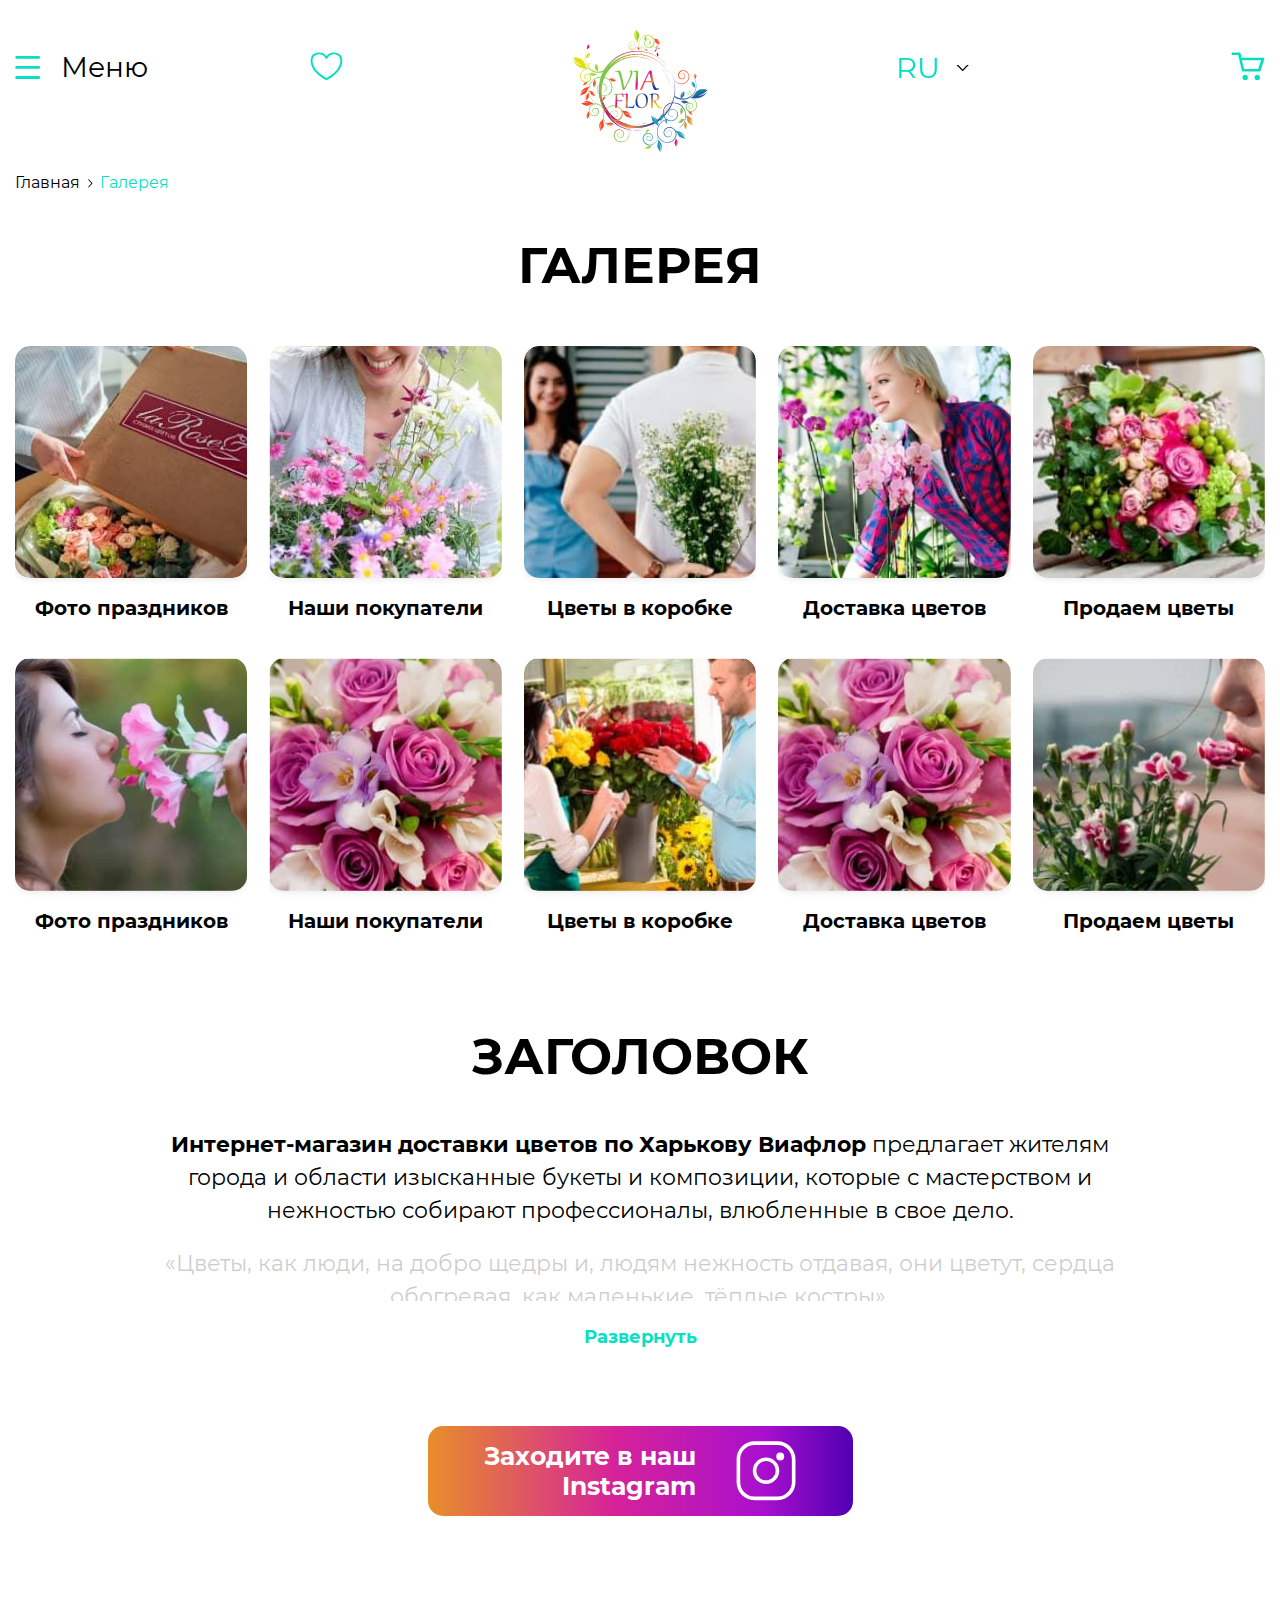
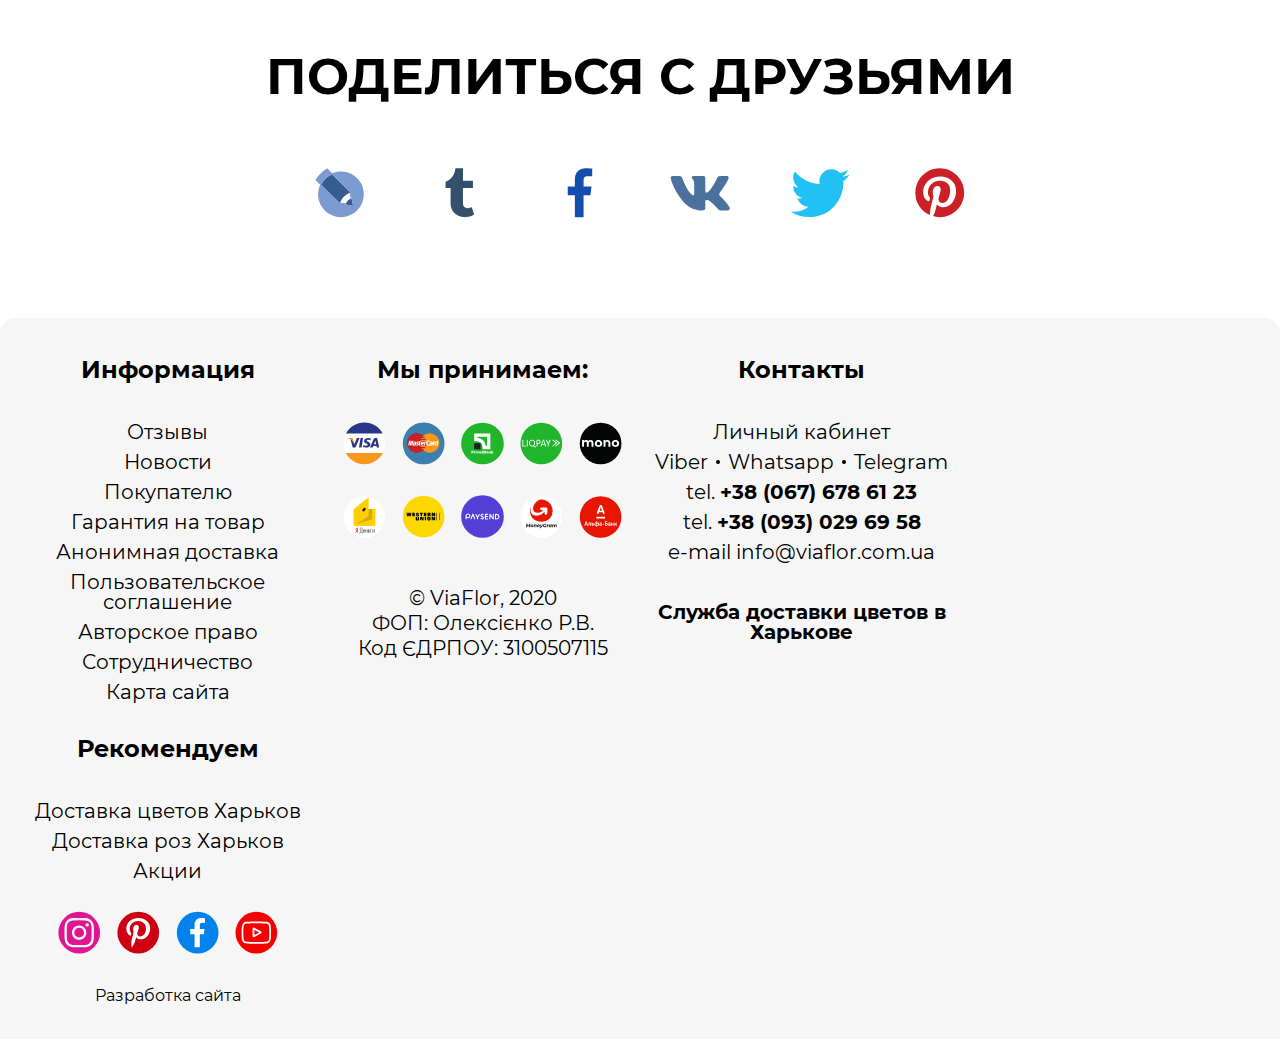
<file: gallery.html>
<!DOCTYPE html>
<html lang="ru">
	 <head>
	<title>Галерея</title>
	<meta charset="UTF-8">
	<meta name="format-detection" content="telephone=no">
	<link rel="stylesheet" href="css/style.min.css?_v=20220222195655">
	<link rel="shortcut icon" href="favicon.ico">
	<meta name="viewport" content="width=device-width, initial-scale=1.0">
</head>
	<body>
		<div class="wrapper">
			<header class="header">
	<div class="header__container _container">
		<div class="header__column">
			<div class="header__menu">
				<div class="header__menu-button">
					<svg width="100%" height="100%" viewBox="0 0 27 25" xmlns="http://www.w3.org/2000/svg" style="fill-rule:evenodd;clip-rule:evenodd;stroke-linejoin:round;stroke-miterlimit:2;"><g transform="matrix(1,0,0,1,-2375,-64)"><g transform="matrix(1,0,0,1.24762,2196.53,0)"><g transform="matrix(1,0,0,0.801524,167.762,39.2052)"><g transform="matrix(1,0,0,1,-1118.14,-12)"><path d="M1155,29.5C1155,28.672 1154.33,28 1153.5,28L1130.5,28C1129.67,28 1129,28.672 1129,29.5C1129,30.328 1129.67,31 1130.5,31L1153.5,31C1154.33,31 1155,30.328 1155,29.5Z"/></g><g transform="matrix(1,0,0,1,-1118.14,-1.5)"><path d="M1155,29.5C1155,28.672 1154.33,28 1153.5,28L1130.5,28C1129.67,28 1129,28.672 1129,29.5C1129,30.328 1129.67,31 1130.5,31L1153.5,31C1154.33,31 1155,30.328 1155,29.5Z"/></g>	<g transform="matrix(1,0,0,1,-1118.14,9)"><path d="M1155,29.5C1155,28.672 1154.33,28 1153.5,28L1130.5,28C1129.67,28 1129,28.672 1129,29.5C1129,30.328 1129.67,31 1130.5,31L1153.5,31C1154.33,31 1155,30.328 1155,29.5Z"/></g></g></g></g></svg>
					<span>Меню</span>
				</div>
			</div>
			<div class="header__favorite">
				<div class="header__favorite-button">
					<svg width="100%" height="100%" viewBox="0 0 34 30" xmlns="http://www.w3.org/2000/svg" style="fill-rule:evenodd;clip-rule:evenodd;stroke-linejoin:round;stroke-miterlimit:2;"><g transform="matrix(1,0,0,1,-2730,-66)"><g transform="matrix(1,0,0,1.24762,2196.53,0)"><g transform="matrix(0.503943,0,0,0.401429,-492.485,-0.918072)"><path d="M2069.5,142.43C2077.05,132.751 2089.85,133.286 2096.48,138.968C2103.49,144.976 2103.93,156.985 2096.92,168.999C2092.27,177.506 2080.42,186.08 2070.49,191.75C2069.88,192.1 2069.12,192.1 2068.51,191.75C2058.58,186.08 2046.73,177.506 2042.08,168.999C2035.07,156.985 2035.51,144.976 2042.52,138.968C2049.15,133.286 2061.95,132.751 2069.5,142.43ZM2069.5,187.718C2060.38,182.411 2049.77,174.779 2045.56,167.075L2045.53,167.025C2039.67,156.988 2039.27,147.004 2045.09,142.008C2050.33,137.521 2060.42,137.253 2066.38,144.896L2069.5,148.898L2072.62,144.896C2078.58,137.253 2088.67,137.521 2093.91,142.008C2099.74,147.004 2099.33,156.988 2093.5,166.977L2093.47,167.025C2089.23,174.778 2078.61,182.414 2069.5,187.718Z"/></g></g></g></svg>
				</div>
			</div>
		</div>

		<a href="index.html" class="header__logo">
			<img src="img/logo.svg?_v=1645552615620" alt="">
		</a>

		<div class="header__column">
			<div class="lang_c">
				<a class="lang_active" href="/">ru</a>
				<div class="lang_s">
					<a href="/ua/">ua</a>
					<a href="/ua/">en</a>
				</div>
			</div>
			<div class="header__basket">
				<div class="header__basket-button">
					<svg width="100%" height="100%" viewBox="0 0 34 30" xmlns="http://www.w3.org/2000/svg" style="fill-rule:evenodd;clip-rule:evenodd;stroke-linejoin:round;stroke-miterlimit:2;"><g transform="matrix(1,0,0,1,-3904,-66)"><g transform="matrix(1,0,0,1.24762,2196.53,0)"><g transform="matrix(1.36196,0,0,6.1244,1249.71,29.3252)"><g transform="matrix(1.12724,0,0,0.200926,-4158.86,0.173999)"><circle cx="3996.78" cy="35.418" r="1.774"/></g><g transform="matrix(1.12724,0,0,0.200926,-4149.72,0.173999)"><circle cx="3996.78" cy="35.418" r="1.774"/></g><g transform="matrix(1,0,0,0.178246,-3660.24,0)"><path d="M3996.35,22.629C3996.35,22.225 3996.68,21.897 3997.08,21.897C3998.7,21.897 4002.45,21.897 4002.45,21.897C4002.79,21.897 4003.09,22.126 4003.16,22.451L4003.9,25.951L4020.51,25.951C4020.74,25.951 4020.96,26.057 4021.1,26.237C4021.24,26.417 4021.28,26.65 4021.21,26.868L4018.37,35.931C4018.28,36.24 4017.99,36.453 4017.66,36.453L4004.88,36.453C4004.54,36.453 4004.24,36.223 4004.16,35.899L4001.38,23.897L3997.08,23.897C3996.89,23.897 3996.7,23.82 3996.56,23.682C3996.43,23.545 3996.35,23.359 3996.35,23.165C3996.35,22.99 3996.35,22.804 3996.35,22.629ZM4004.13,27.951L4005.87,34.453L4016.53,34.453L4018.79,27.951L4004.13,27.951Z"/></g></g></g></g></svg>
				</div>
			</div>
		</div>		
	</div>
</header>
			<section class="menu">
  <div class="menu__body">
    <div class="menu__close">
      <svg width="100%" height="100%" viewBox="0 0 27 25" xmlns="http://www.w3.org/2000/svg" style="fill-rule:evenodd;clip-rule:evenodd;stroke-linejoin:round;stroke-miterlimit:2;"><g transform="matrix(1,0,0,1,-401,-63)"><g transform="matrix(1,0,0,1,1391.38,41.0066)"><g transform="matrix(1,0,0,1.68758,-1003.64,4.54747e-13)"><g transform="matrix(0.966532,0.520689,-0.672689,0.438455,-1056.98,-587.107)"><path d="M1155,29.5C1155,28.672 1154.49,28 1153.85,28L1130.15,28C1129.52,28 1129,28.672 1129,29.5C1129,30.328 1129.52,31 1130.15,31L1153.85,31C1154.49,31 1155,30.328 1155,29.5Z"/></g><g transform="matrix(-0.966532,0.520689,0.672689,0.438455,1110.89,-587.107)"><path d="M1155,29.5C1155,28.672 1154.49,28 1153.85,28L1130.15,28C1129.52,28 1129,28.672 1129,29.5C1129,30.328 1129.52,31 1130.15,31L1153.85,31C1154.49,31 1155,30.328 1155,29.5Z"/></g></g></g></g></svg>
    </div>

    <div class="menu__content">
      <div class="menu__block">
        <h2 class="menu__title">Меню</h2>
        <ul class="menu__list">
          <li><a href="about.html" class="menu__link">О нас</a></li>
          <li><a href="order.html" class="menu__link">Покупателю</a></li>
          <li><a href="contacts.html" class="menu__link">Контакты</a></li>
          <li><a href="gallery.html" class="menu__link">Галерея</a></li>
        </ul>
      </div>

      <nav class="menu__catalog">
        <h2 class="menu__title">Магазин</h2>
        <ul class="menu__catalog-list" data-spollers data-one-spoller>
          <li>
            <div class="menu__catalog-item" data-spoller>
              <div class="menu__catalog-item-icon">
                <img src="img/icons/menu/icon01.svg?_v=1645552615620" alt="">
              </div>
              <div class="menu__catalog-item-text">Каталог букетов</div>
            </div>
            <ul class="menu__catalog-sublist">
              <li><a href="#" class="menu__catalog-link">Пионовидные розы</a></li>
              <li><a href="#" class="menu__catalog-link">Розы</a></li>
              <li><a href="#" class="menu__catalog-link">Кустовые розы</a></li>
              <li><a href="#" class="menu__catalog-link">Эустома</a></li>
              <li><a href="#" class="menu__catalog-link">Пионы</a></li>
            </ul>
          </li>

          <li>
            <div class="menu__catalog-item" data-spoller>
              <div class="menu__catalog-item-icon">
                <img src="img/icons/menu/icon02.svg?_v=1645552615620" alt="">
              </div>
              <div class="menu__catalog-item-text">Розы</div>
            </div>
            <ul class="menu__catalog-sublist">
              <li><a href="#" class="menu__catalog-link">Пионовидные розы</a></li>
              <li><a href="#" class="menu__catalog-link">Розы</a></li>
              <li><a href="#" class="menu__catalog-link">Кустовые розы</a></li>
              <li><a href="#" class="menu__catalog-link">Эустома</a></li>
              <li><a href="#" class="menu__catalog-link">Пионы</a></li>
            </ul>
          </li>

          <li>
            <div class="menu__catalog-item" data-spoller>
              <div class="menu__catalog-item-icon">
                <img src="img/icons/menu/icon03.svg?_v=1645552615620" alt="">
              </div>
              <div class="menu__catalog-item-text">Подарки</div>
            </div>
            <ul class="menu__catalog-sublist">
              <li><a href="#" class="menu__catalog-link">Пионовидные розы</a></li>
              <li><a href="#" class="menu__catalog-link">Розы</a></li>
              <li><a href="#" class="menu__catalog-link">Кустовые розы</a></li>
              <li><a href="#" class="menu__catalog-link">Эустома</a></li>
              <li><a href="#" class="menu__catalog-link">Пионы</a></li>
            </ul>
          </li>

          <li>
            <div class="menu__catalog-item" data-spoller>
              <div class="menu__catalog-item-icon">
                <img src="img/icons/menu/icon04.svg?_v=1645552615620" alt="">
              </div>
              <div class="menu__catalog-item-text">Букеты к поводу</div>
            </div>
            <ul class="menu__catalog-sublist">
              <li><a href="#" class="menu__catalog-link">Пионовидные розы</a></li>
              <li><a href="#" class="menu__catalog-link">Розы</a></li>
              <li><a href="#" class="menu__catalog-link">Кустовые розы</a></li>
              <li><a href="#" class="menu__catalog-link">Эустома</a></li>
              <li><a href="#" class="menu__catalog-link">Пионы</a></li>
            </ul>
          </li>

          <li>
            <div class="menu__catalog-item" data-spoller>
              <div class="menu__catalog-item-icon">
                <img src="img/icons/menu/icon05.svg?_v=1645552615620" alt="">
              </div>
              <div class="menu__catalog-item-text">Тематические букеты</div>
            </div>
            <ul class="menu__catalog-sublist">
              <li><a href="#" class="menu__catalog-link">Пионовидные розы</a></li>
              <li><a href="#" class="menu__catalog-link">Розы</a></li>
              <li><a href="#" class="menu__catalog-link">Кустовые розы</a></li>
              <li><a href="#" class="menu__catalog-link">Эустома</a></li>
              <li><a href="#" class="menu__catalog-link">Пионы</a></li>
            </ul>
          </li>

          <li>
            <div class="menu__catalog-item" data-spoller>
              <div class="menu__catalog-item-icon">
                <img src="img/icons/menu/icon06.svg?_v=1645552615620" alt="">
              </div>
              <div class="menu__catalog-item-text">Авторские букеты</div>
            </div>
            <ul class="menu__catalog-sublist">
              <li><a href="#" class="menu__catalog-link">Пионовидные розы</a></li>
              <li><a href="#" class="menu__catalog-link">Розы</a></li>
              <li><a href="#" class="menu__catalog-link">Кустовые розы</a></li>
              <li><a href="#" class="menu__catalog-link">Эустома</a></li>
              <li><a href="#" class="menu__catalog-link">Пионы</a></li>
            </ul>
          </li>

          <li>
            <div class="menu__catalog-item" data-spoller>
              <div class="menu__catalog-item-icon">
                <img src="img/icons/menu/icon07.svg?_v=1645552615620" alt="">
              </div>
              <div class="menu__catalog-item-text">Цветочные композиции</div>
            </div>
            <ul class="menu__catalog-sublist">
              <li><a href="#" class="menu__catalog-link">Пионовидные розы</a></li>
              <li><a href="#" class="menu__catalog-link">Розы</a></li>
              <li><a href="#" class="menu__catalog-link">Кустовые розы</a></li>
              <li><a href="#" class="menu__catalog-link">Эустома</a></li>
              <li><a href="#" class="menu__catalog-link">Пионы</a></li>
            </ul>
          </li>

          <li>
            <div class="menu__catalog-item" data-spoller>
              <div class="menu__catalog-item-icon">
                <img src="img/icons/menu/icon08.svg?_v=1645552615620" alt="">
              </div>
              <div class="menu__catalog-item-text">Фруктовые композиции</div>
            </div>
            <ul class="menu__catalog-sublist">
              <li><a href="#" class="menu__catalog-link">Пионовидные розы</a></li>
              <li><a href="#" class="menu__catalog-link">Розы</a></li>
              <li><a href="#" class="menu__catalog-link">Кустовые розы</a></li>
              <li><a href="#" class="menu__catalog-link">Эустома</a></li>
              <li><a href="#" class="menu__catalog-link">Пионы</a></li>
            </ul>
          </li>

          <li>
            <div class="menu__catalog-item" data-spoller>
              <div class="menu__catalog-item-icon">
                <img src="img/icons/menu/icon09.svg?_v=1645552615620" alt="">
              </div>
              <div class="menu__catalog-item-text">Акции</div>
            </div>
            <ul class="menu__catalog-sublist">
              <li><a href="#" class="menu__catalog-link">Пионовидные розы</a></li>
              <li><a href="#" class="menu__catalog-link">Розы</a></li>
              <li><a href="#" class="menu__catalog-link">Кустовые розы</a></li>
              <li><a href="#" class="menu__catalog-link">Эустома</a></li>
              <li><a href="#" class="menu__catalog-link">Пионы</a></li>
            </ul>
          </li>

          <li>
            <div class="menu__catalog-item" data-spoller>
              <div class="menu__catalog-item-icon">
                <img src="img/icons/menu/icon10.svg?_v=1645552615620" alt="">
              </div>
              <div class="menu__catalog-item-text">Комнатные цветы</div>
            </div>
            <ul class="menu__catalog-sublist">
              <li><a href="#" class="menu__catalog-link">Пионовидные розы</a></li>
              <li><a href="#" class="menu__catalog-link">Розы</a></li>
              <li><a href="#" class="menu__catalog-link">Кустовые розы</a></li>
              <li><a href="#" class="menu__catalog-link">Эустома</a></li>
              <li><a href="#" class="menu__catalog-link">Пионы</a></li>
            </ul>
          </li>

          <li>
            <div class="menu__catalog-item" data-spoller>
              <div class="menu__catalog-item-icon">
                <img src="img/icons/menu/icon11.svg?_v=1645552615620" alt="">
              </div>
              <div class="menu__catalog-item-text">Цветы поштучно</div>
            </div>
            <ul class="menu__catalog-sublist">
              <li><a href="#" class="menu__catalog-link">Пионовидные розы</a></li>
              <li><a href="#" class="menu__catalog-link">Розы</a></li>
              <li><a href="#" class="menu__catalog-link">Кустовые розы</a></li>
              <li><a href="#" class="menu__catalog-link">Эустома</a></li>
              <li><a href="#" class="menu__catalog-link">Пионы</a></li>
            </ul>
          </li>

          <li>
            <div class="menu__catalog-item" data-spoller>
              <div class="menu__catalog-item-icon">
                <img src="img/icons/menu/icon12.svg?_v=1645552615620" alt="">
              </div>
              <div class="menu__catalog-item-text">Цветы оптом</div>
            </div>
            <ul class="menu__catalog-sublist">
              <li><a href="#" class="menu__catalog-link">Пионовидные розы</a></li>
              <li><a href="#" class="menu__catalog-link">Розы</a></li>
              <li><a href="#" class="menu__catalog-link">Кустовые розы</a></li>
              <li><a href="#" class="menu__catalog-link">Эустома</a></li>
              <li><a href="#" class="menu__catalog-link">Пионы</a></li>
            </ul>
          </li>

          <li>
            <div class="menu__catalog-item" data-spoller>
              <div class="menu__catalog-item-icon">
                <img src="img/icons/menu/icon13.svg?_v=1645552615620" alt="">
              </div>
              <div class="menu__catalog-item-text">Доставка по городам</div>
            </div>
            <ul class="menu__catalog-sublist">
              <li><a href="#" class="menu__catalog-link">Пионовидные розы</a></li>
              <li><a href="#" class="menu__catalog-link">Розы</a></li>
              <li><a href="#" class="menu__catalog-link">Кустовые розы</a></li>
              <li><a href="#" class="menu__catalog-link">Эустома</a></li>
              <li><a href="#" class="menu__catalog-link">Пионы</a></li>
            </ul>
          </li>

          <li>
            <div class="menu__catalog-item" data-spoller>
              <div class="menu__catalog-item-icon">
                <img src="img/icons/menu/icon14.svg?_v=1645552615620" alt="">
              </div>
              <div class="menu__catalog-item-text">Фотогалерея букетов</div>
            </div>
            <ul class="menu__catalog-sublist">
              <li><a href="#" class="menu__catalog-link">Пионовидные розы</a></li>
              <li><a href="#" class="menu__catalog-link">Розы</a></li>
              <li><a href="#" class="menu__catalog-link">Кустовые розы</a></li>
              <li><a href="#" class="menu__catalog-link">Эустома</a></li>
              <li><a href="#" class="menu__catalog-link">Пионы</a></li>
            </ul>
          </li>
        </ul>
      </nav>

      <a href="#" class="menu__user">
        <img src="img/icons/user.svg?_v=1645552615620" alt="">
        <span>Личный кабинет</span>
      </a>

      <div class="menu__currency">
        <div class="menu__currency-text">Валюта: UAH / Гривна</div>
        <div class="menu__currency-select">
          <div class="menu__currency-item">&#36;</div>
          <div class="menu__currency-item">&#8372;</div>
          <div class="menu__currency-item">&#8381;</div>
        </div>
      </div>

      <div class="menu__socials">
        <a href="#" class="menu__social">
          <img src="img/icons/contact/viber.svg?_v=1645552615620" alt="">
        </a>
        <a href="#" class="menu__social">
          <img src="img/icons/contact/whatsapp.svg?_v=1645552615620" alt="">
        </a>
        <a href="#" class="menu__social">
          <img src="img/icons/contact/telegram.svg?_v=1645552615620" alt="">
        </a>
      </div>

      <div class="menu__contacts">
        <h2 class="menu__title">Обратный звонок</h2>
        <a href="tel:380996392621" class="menu__contact">
          <img src="img/icons/contact/life.svg?_v=1645552615620" alt="">+38 (099) 63 92 621
        </a>
        <a href="tel:380676786123" class="menu__contact">
          <img src="img/icons/contact/kiyvstar.svg?_v=1645552615620" alt="">+38 (067) 67 86 123
        </a>
        <a href="tel:380930296958" class="menu__contact">
          <img src="img/icons/contact/vodafone.svg?_v=1645552615620" alt="">+38 (093) 02 96 958
        </a>
        <a href="mailto:info@viaflor.com.ua" class="menu__contact">
          <img src="img/icons/contact/email.svg?_v=1645552615620" alt="">info@viaflor.com.ua
        </a>
      </div>
    </div>
  </div>
</section>
			<main class="page">
        <div class="breadcrumbs">
          <div class="_container">
            <ul class="breadcrumbs__list">
              <li><a href="index.html" class="breadcrumbs__item">Главная</a></li>
              <li>Галерея</li>
            </ul>
          </div>
        </div>

        <section class="category category_gallery">
          <div class="_container">
            <h2 class="category__title">Галерея</h2>
            <div class="category__body">
              <div class="category__item item-category">
                <div class="item-category__wrap">
                  <a href="photo.html" class="item-category__image">
                    <img src="img/galery/image01.jpg?_v=1645552615620" alt="">
                  </a>
                  <a href="photo.html" class="item-category__name">Фото праздников</a>
                </div>
              </div>
							<div class="category__item item-category">
                <div class="item-category__wrap">
                  <a href="photo.html" class="item-category__image">
                    <img src="img/galery/image02.jpg?_v=1645552615620" alt="">
                  </a>
                  <a href="photo.html" class="item-category__name">Наши покупатели</a>
                </div>
              </div>
							<div class="category__item item-category">
                <div class="item-category__wrap">
                  <a href="photo.html" class="item-category__image">
                    <img src="img/galery/image03.jpg?_v=1645552615620" alt="">
                  </a>
                  <a href="photo.html" class="item-category__name">Цветы в коробке</a>
                </div>
              </div>
							<div class="category__item item-category">
                <div class="item-category__wrap">
                  <a href="photo.html" class="item-category__image">
                    <img src="img/galery/image04.jpg?_v=1645552615620" alt="">
                  </a>
                  <a href="photo.html" class="item-category__name">Доставка цветов</a>
                </div>
              </div>
							<div class="category__item item-category">
                <div class="item-category__wrap">
                  <a href="photo.html" class="item-category__image">
                    <img src="img/galery/image05.jpg?_v=1645552615620" alt="">
                  </a>
                  <a href="photo.html" class="item-category__name">Продаем цветы</a>
                </div>
              </div>
							<div class="category__item item-category">
                <div class="item-category__wrap">
                  <a href="photo.html" class="item-category__image">
                    <img src="img/galery/image06.jpg?_v=1645552615620" alt="">
                  </a>
                  <a href="photo.html" class="item-category__name">Фото праздников</a>
                </div>
              </div>
							<div class="category__item item-category">
                <div class="item-category__wrap">
                  <a href="photo.html" class="item-category__image">
                    <img src="img/galery/image07.jpg?_v=1645552615620" alt="">
                  </a>
                  <a href="photo.html" class="item-category__name">Наши покупатели</a>
                </div>
              </div>
							<div class="category__item item-category">
                <div class="item-category__wrap">
                  <a href="photo.html" class="item-category__image">
                    <img src="img/galery/image08.jpg?_v=1645552615620" alt="">
                  </a>
                  <a href="photo.html" class="item-category__name">Цветы в коробке</a>
                </div>
              </div>
							<div class="category__item item-category">
                <div class="item-category__wrap">
                  <a href="photo.html" class="item-category__image">
                    <img src="img/galery/image09.jpg?_v=1645552615620" alt="">
                  </a>
                  <a href="photo.html" class="item-category__name">Доставка цветов</a>
                </div>
              </div>
							<div class="category__item item-category">
                <div class="item-category__wrap">
                  <a href="photo.html" class="item-category__image">
                    <img src="img/galery/image10.jpg?_v=1645552615620" alt="">
                  </a>
                  <a href="photo.html" class="item-category__name">Продаем цветы</a>
                </div>
              </div>
            </div>
          </div>
        </section>

        <section class="article">
					<div class="_container">
						<div class="article__content">
							<h2>Заголовок</h2>
							<p><strong>Интернет-магазин доставки цветов по Харькову Виафлор</strong> предлагает жителям города и области изысканные букеты и композиции, которые с мастерством и нежностью собирают профессионалы, влюбленные в свое дело.</p>
							<p>«Цветы, как люди, на добро щедры и, людям нежность отдавая, они цветут, сердца обогревая, как маленькие, тёплые костры».</p>
							<p>В этих прекрасных словах поэта и прозаика Жане Киримизе заключен огромный смысл. Цветы, действительно, заключают в себе и доброту, и любовь, и радость и печаль, они</p>
						</div>
						<div class="article__button">Развернуть</div>
					</div>
				</section>

				<section class="contact">
					<div class="_container">
						<a href="#" class="contact__button">
							<span class="contact__button-text">Заходите в наш <br> Instagram</span>
							<span class="contact__button-image">
								<img src="img/icons/social/instagram.svg?_v=1645552615620" alt="">
							</span>
						</a>

						<h2 class="contact__title">ПОДЕЛИТЬСЯ С ДРУЗЬЯМИ</h2>

						<div class="contact__socials">
							<a href="#" class="contact__social">
								<img src="img/icons/social/liveJournal.svg?_v=1645552615620" alt="">
							</a>
							<a href="#" class="contact__social">
								<img src="img/icons/social/telegram.svg?_v=1645552615620" alt="">
							</a>
							<a href="#" class="contact__social">
								<img src="img/icons/social/facebook.svg?_v=1645552615620" alt="">
							</a>
							<a href="#" class="contact__social">
								<img src="img/icons/social/vk.svg?_v=1645552615620" alt="">
							</a>
							<a href="#" class="contact__social">
								<img src="img/icons/social/twiter.svg?_v=1645552615620" alt="">
							</a>
							<a href="#" class="contact__social">
								<img src="img/icons/social/printerest.svg?_v=1645552615620" alt="">
							</a>
						</div>
					</div>
				</section>
			</main>
			<footer class="footer">
	<div class="_container">
		<div class="footer__body">
			<div class="footer__column">
				<h2 class="footer__title">Информация</h2>
				<ul class="footer__list">
					<li><a href="feedback.html" class="footer__link">Отзывы</a></li>
					<li><a href="news.html" class="footer__link">Новости</a></li>
					<li><a href="order.html" class="footer__link">Покупателю</a></li>
					<li><a href="#" class="footer__link">Гарантия на товар</a></li>
					<li><a href="#" class="footer__link">Анонимная доставка</a></li>
					<li><a href="#" class="footer__link">Пользовательское соглашение</a></li>
					<li><a href="#" class="footer__link">Авторское право</a></li>
					<li><a href="#" class="footer__link">Сотрудничество</a></li>
					<li><a href="#" class="footer__link">Карта сайта</a></li>
				</ul>
			</div>

			<div class="footer__column">
				<h2 class="footer__title">Мы принимаем:</h2>
				<div class="footer__payment">
					<div class="footer__payment-item">
						<img src="img/icons/pay/image01.svg?_v=1645552615620" alt="">
					</div>
					<div class="footer__payment-item">
						<img src="img/icons/pay/image02.svg?_v=1645552615620" alt="">
					</div>
					<div class="footer__payment-item">
						<img src="img/icons/pay/image03.svg?_v=1645552615620" alt="">
					</div>
					<div class="footer__payment-item">
						<img src="img/icons/pay/image04.svg?_v=1645552615620" alt="">
					</div>
					<div class="footer__payment-item">
						<img src="img/icons/pay/image05.svg?_v=1645552615620" alt="">
					</div>
					<div class="footer__payment-item">
						<img src="img/icons/pay/image06.svg?_v=1645552615620" alt="">
					</div>
					<div class="footer__payment-item">
						<img src="img/icons/pay/image07.svg?_v=1645552615620" alt="">
					</div>
					<div class="footer__payment-item">
						<img src="img/icons/pay/image08.svg?_v=1645552615620" alt="">
					</div>
					<div class="footer__payment-item">
						<img src="img/icons/pay/image09.svg?_v=1645552615620" alt="">
					</div>
					<div class="footer__payment-item">
						<img src="img/icons/pay/image10.svg?_v=1645552615620" alt="">
					</div>
				</div>
				<ul class="footer__list footer__list_info">
					<li><span class="footer__link">© ViaFlor, 2020</span></li>
					<li><span class="footer__link">ФОП: Олексiєнко Р.В.</span></li>
					<li><span class="footer__link">Код ЄДРПОУ: 3100507115</span></li>
				</ul>
			</div>

			<div class="footer__column">
				<h2 class="footer__title">Контакты</h2>
				<ul class="footer__list">
					<li><a href="#" class="footer__link">Личный кабинет</a></li>
					<li class="footer__link-block">
						<a href="#" class="footer__link">Viber</a>
						<a href="#" class="footer__link">Whatsapp</a>
						<a href="#" class="footer__link">Telegram</a>
					</li>
					<li>
						<span class="footer__link-label">tel. </span>
						<a href="tel:380676786123" class="footer__link"><strong>+38 (067) 678 61 23</strong></a>
					</li>
					<li>
						<span class="footer__link-label">tel. </span>
						<a href="tel:380930296958" class="footer__link"><strong>+38 (093) 029 69 58</strong></a>
					</li>
					<li>
						<span class="footer__link-label">e-mail </span>
						<a href="mailto:info@viaflor.com.ua" class="footer__link">info@viaflor.com.ua</a>
					</li>
				</ul>
				<div class="footer__label">Служба доставки цветов в Харькове</div>
			</div>

			<div class="footer__column">
				<h2 class="footer__title">Рекомендуем</h2>
				<ul class="footer__list">
					<li><a href="#" class="footer__link">Доставка цветов Харьков</a></li>
					<li><a href="#" class="footer__link">Доставка роз Харьков</a></li>
					<li><a href="#" class="footer__link">Акции</a></li>
				</ul>
				<div class="footer__contacts">
					<a href="#" class="footer__contact">
						<img src="img/icons/social-footer/instagram.svg?_v=1645552615620" alt="">
					</a>
					<a href="#" class="footer__contact">
						<img src="img/icons/social-footer/printerest.svg?_v=1645552615620" alt="">
					</a>
					<a href="#" class="footer__contact">
						<img src="img/icons/social-footer/facebook.svg?_v=1645552615620" alt="">
					</a>
					<a href="#" class="footer__contact">
						<img src="img/icons/social-footer/youtube.svg?_v=1645552615620" alt="">
					</a>
				</div>
				<a href="#" class="footer__author">Разработка сайта</a>
			</div>
		</div>
	</div>
</footer>
		</div>
		<script src="js/vendors.min.js?_v=20220222195655"></script>
<script src="js/app.min.js?_v=20220222195655"></script>

	</body>
</html>
</file>
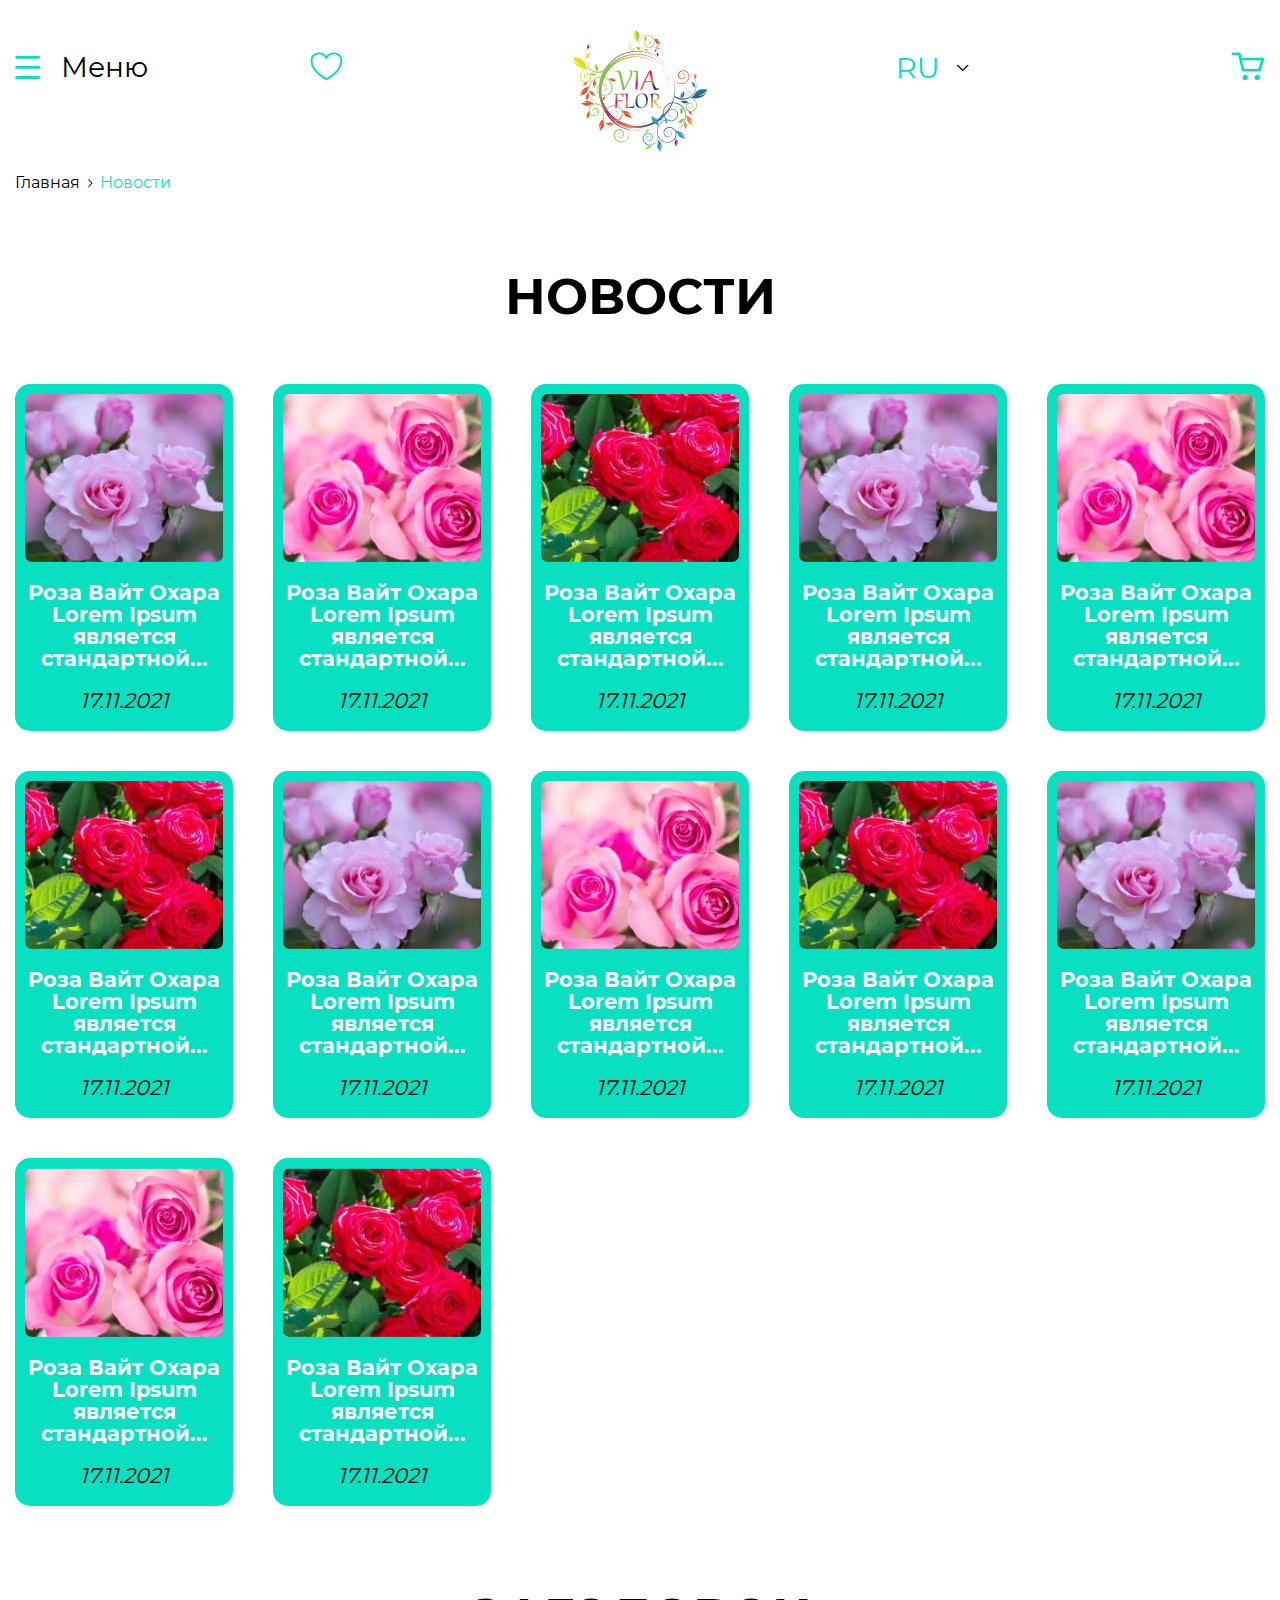
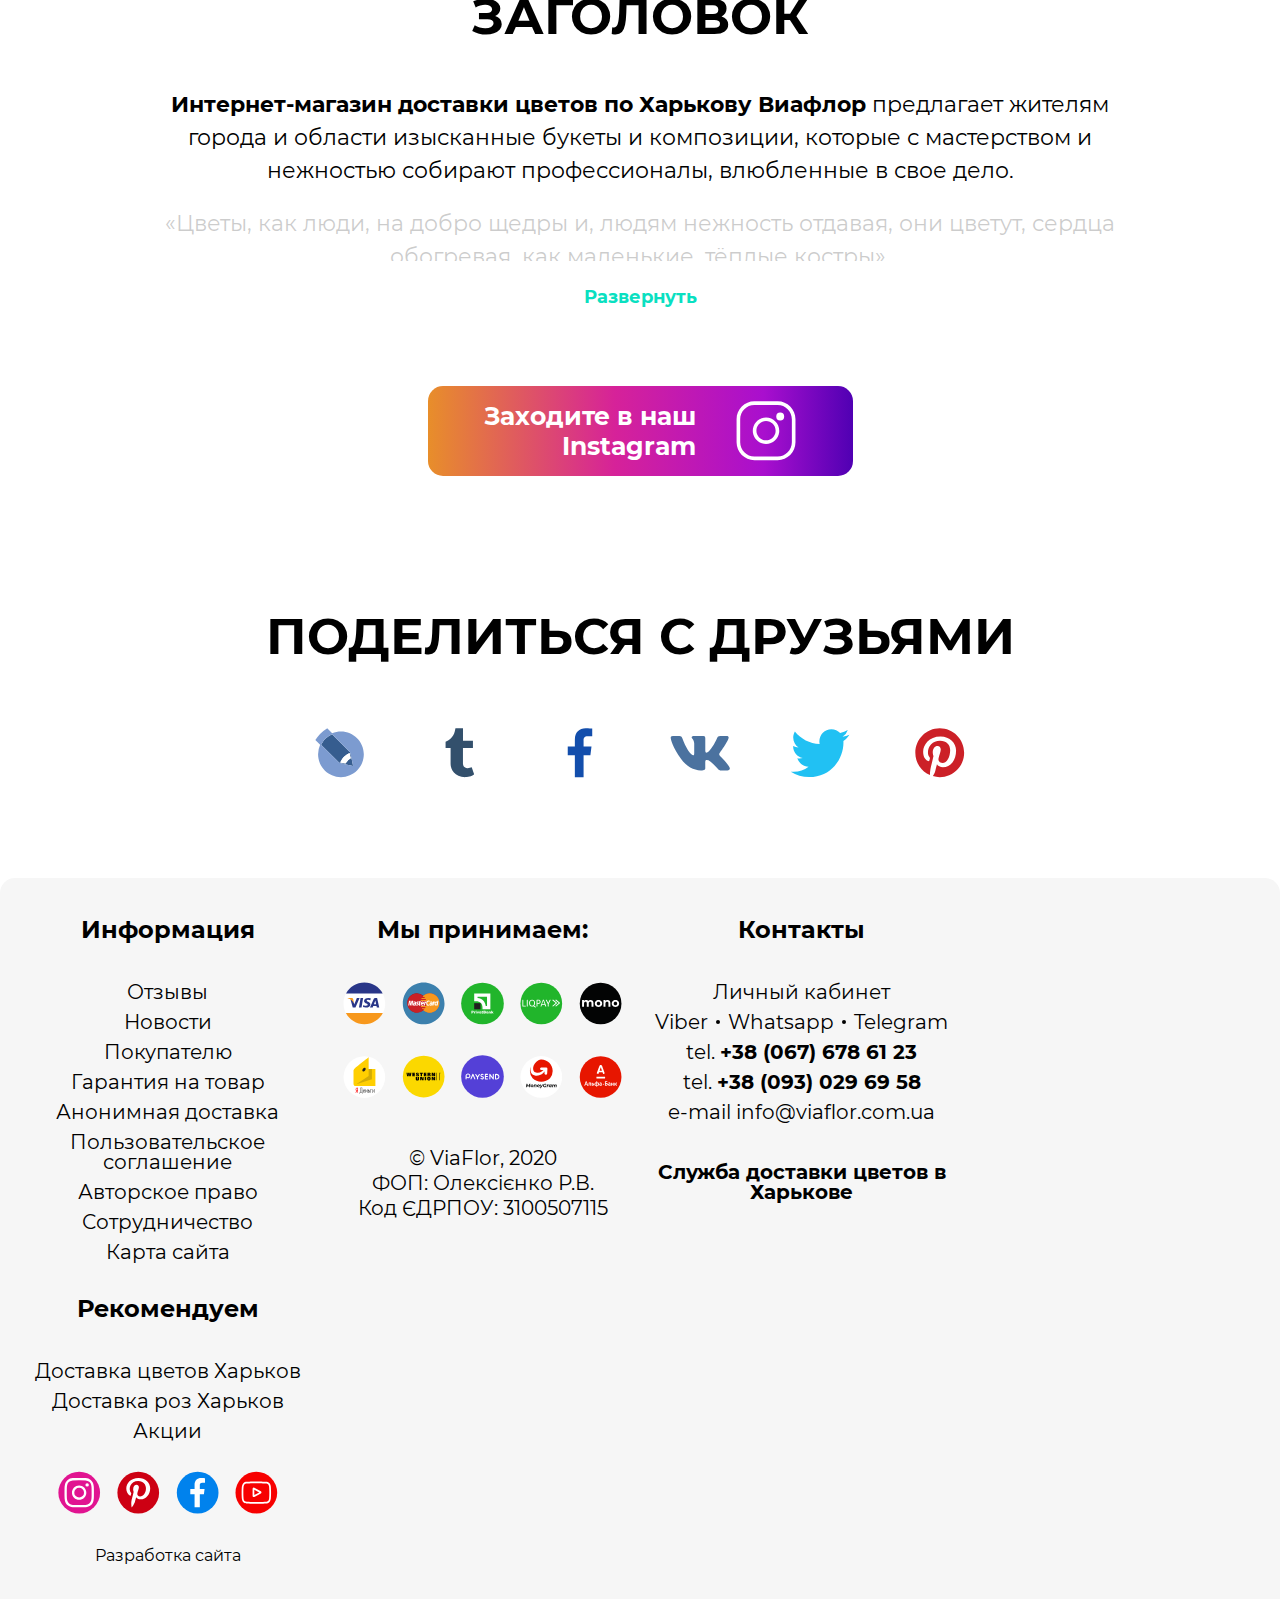
<file: news.html>
<!DOCTYPE html>
<html lang="ru">
	 <head>
	<title>Новости</title>
	<meta charset="UTF-8">
	<meta name="format-detection" content="telephone=no">
	<link rel="stylesheet" href="css/style.min.css?_v=20220222195655">
	<link rel="shortcut icon" href="favicon.ico">
	<meta name="viewport" content="width=device-width, initial-scale=1.0">
</head>
	<body>
		<div class="wrapper">
			<header class="header">
	<div class="header__container _container">
		<div class="header__column">
			<div class="header__menu">
				<div class="header__menu-button">
					<svg width="100%" height="100%" viewBox="0 0 27 25" xmlns="http://www.w3.org/2000/svg" style="fill-rule:evenodd;clip-rule:evenodd;stroke-linejoin:round;stroke-miterlimit:2;"><g transform="matrix(1,0,0,1,-2375,-64)"><g transform="matrix(1,0,0,1.24762,2196.53,0)"><g transform="matrix(1,0,0,0.801524,167.762,39.2052)"><g transform="matrix(1,0,0,1,-1118.14,-12)"><path d="M1155,29.5C1155,28.672 1154.33,28 1153.5,28L1130.5,28C1129.67,28 1129,28.672 1129,29.5C1129,30.328 1129.67,31 1130.5,31L1153.5,31C1154.33,31 1155,30.328 1155,29.5Z"/></g><g transform="matrix(1,0,0,1,-1118.14,-1.5)"><path d="M1155,29.5C1155,28.672 1154.33,28 1153.5,28L1130.5,28C1129.67,28 1129,28.672 1129,29.5C1129,30.328 1129.67,31 1130.5,31L1153.5,31C1154.33,31 1155,30.328 1155,29.5Z"/></g>	<g transform="matrix(1,0,0,1,-1118.14,9)"><path d="M1155,29.5C1155,28.672 1154.33,28 1153.5,28L1130.5,28C1129.67,28 1129,28.672 1129,29.5C1129,30.328 1129.67,31 1130.5,31L1153.5,31C1154.33,31 1155,30.328 1155,29.5Z"/></g></g></g></g></svg>
					<span>Меню</span>
				</div>
			</div>
			<div class="header__favorite">
				<div class="header__favorite-button">
					<svg width="100%" height="100%" viewBox="0 0 34 30" xmlns="http://www.w3.org/2000/svg" style="fill-rule:evenodd;clip-rule:evenodd;stroke-linejoin:round;stroke-miterlimit:2;"><g transform="matrix(1,0,0,1,-2730,-66)"><g transform="matrix(1,0,0,1.24762,2196.53,0)"><g transform="matrix(0.503943,0,0,0.401429,-492.485,-0.918072)"><path d="M2069.5,142.43C2077.05,132.751 2089.85,133.286 2096.48,138.968C2103.49,144.976 2103.93,156.985 2096.92,168.999C2092.27,177.506 2080.42,186.08 2070.49,191.75C2069.88,192.1 2069.12,192.1 2068.51,191.75C2058.58,186.08 2046.73,177.506 2042.08,168.999C2035.07,156.985 2035.51,144.976 2042.52,138.968C2049.15,133.286 2061.95,132.751 2069.5,142.43ZM2069.5,187.718C2060.38,182.411 2049.77,174.779 2045.56,167.075L2045.53,167.025C2039.67,156.988 2039.27,147.004 2045.09,142.008C2050.33,137.521 2060.42,137.253 2066.38,144.896L2069.5,148.898L2072.62,144.896C2078.58,137.253 2088.67,137.521 2093.91,142.008C2099.74,147.004 2099.33,156.988 2093.5,166.977L2093.47,167.025C2089.23,174.778 2078.61,182.414 2069.5,187.718Z"/></g></g></g></svg>
				</div>
			</div>
		</div>

		<a href="index.html" class="header__logo">
			<img src="img/logo.svg?_v=1645552615620" alt="">
		</a>

		<div class="header__column">
			<div class="lang_c">
				<a class="lang_active" href="/">ru</a>
				<div class="lang_s">
					<a href="/ua/">ua</a>
					<a href="/ua/">en</a>
				</div>
			</div>
			<div class="header__basket">
				<div class="header__basket-button">
					<svg width="100%" height="100%" viewBox="0 0 34 30" xmlns="http://www.w3.org/2000/svg" style="fill-rule:evenodd;clip-rule:evenodd;stroke-linejoin:round;stroke-miterlimit:2;"><g transform="matrix(1,0,0,1,-3904,-66)"><g transform="matrix(1,0,0,1.24762,2196.53,0)"><g transform="matrix(1.36196,0,0,6.1244,1249.71,29.3252)"><g transform="matrix(1.12724,0,0,0.200926,-4158.86,0.173999)"><circle cx="3996.78" cy="35.418" r="1.774"/></g><g transform="matrix(1.12724,0,0,0.200926,-4149.72,0.173999)"><circle cx="3996.78" cy="35.418" r="1.774"/></g><g transform="matrix(1,0,0,0.178246,-3660.24,0)"><path d="M3996.35,22.629C3996.35,22.225 3996.68,21.897 3997.08,21.897C3998.7,21.897 4002.45,21.897 4002.45,21.897C4002.79,21.897 4003.09,22.126 4003.16,22.451L4003.9,25.951L4020.51,25.951C4020.74,25.951 4020.96,26.057 4021.1,26.237C4021.24,26.417 4021.28,26.65 4021.21,26.868L4018.37,35.931C4018.28,36.24 4017.99,36.453 4017.66,36.453L4004.88,36.453C4004.54,36.453 4004.24,36.223 4004.16,35.899L4001.38,23.897L3997.08,23.897C3996.89,23.897 3996.7,23.82 3996.56,23.682C3996.43,23.545 3996.35,23.359 3996.35,23.165C3996.35,22.99 3996.35,22.804 3996.35,22.629ZM4004.13,27.951L4005.87,34.453L4016.53,34.453L4018.79,27.951L4004.13,27.951Z"/></g></g></g></g></svg>
				</div>
			</div>
		</div>		
	</div>
</header>
			<section class="menu">
  <div class="menu__body">
    <div class="menu__close">
      <svg width="100%" height="100%" viewBox="0 0 27 25" xmlns="http://www.w3.org/2000/svg" style="fill-rule:evenodd;clip-rule:evenodd;stroke-linejoin:round;stroke-miterlimit:2;"><g transform="matrix(1,0,0,1,-401,-63)"><g transform="matrix(1,0,0,1,1391.38,41.0066)"><g transform="matrix(1,0,0,1.68758,-1003.64,4.54747e-13)"><g transform="matrix(0.966532,0.520689,-0.672689,0.438455,-1056.98,-587.107)"><path d="M1155,29.5C1155,28.672 1154.49,28 1153.85,28L1130.15,28C1129.52,28 1129,28.672 1129,29.5C1129,30.328 1129.52,31 1130.15,31L1153.85,31C1154.49,31 1155,30.328 1155,29.5Z"/></g><g transform="matrix(-0.966532,0.520689,0.672689,0.438455,1110.89,-587.107)"><path d="M1155,29.5C1155,28.672 1154.49,28 1153.85,28L1130.15,28C1129.52,28 1129,28.672 1129,29.5C1129,30.328 1129.52,31 1130.15,31L1153.85,31C1154.49,31 1155,30.328 1155,29.5Z"/></g></g></g></g></svg>
    </div>

    <div class="menu__content">
      <div class="menu__block">
        <h2 class="menu__title">Меню</h2>
        <ul class="menu__list">
          <li><a href="about.html" class="menu__link">О нас</a></li>
          <li><a href="order.html" class="menu__link">Покупателю</a></li>
          <li><a href="contacts.html" class="menu__link">Контакты</a></li>
          <li><a href="gallery.html" class="menu__link">Галерея</a></li>
        </ul>
      </div>

      <nav class="menu__catalog">
        <h2 class="menu__title">Магазин</h2>
        <ul class="menu__catalog-list" data-spollers data-one-spoller>
          <li>
            <div class="menu__catalog-item" data-spoller>
              <div class="menu__catalog-item-icon">
                <img src="img/icons/menu/icon01.svg?_v=1645552615620" alt="">
              </div>
              <div class="menu__catalog-item-text">Каталог букетов</div>
            </div>
            <ul class="menu__catalog-sublist">
              <li><a href="#" class="menu__catalog-link">Пионовидные розы</a></li>
              <li><a href="#" class="menu__catalog-link">Розы</a></li>
              <li><a href="#" class="menu__catalog-link">Кустовые розы</a></li>
              <li><a href="#" class="menu__catalog-link">Эустома</a></li>
              <li><a href="#" class="menu__catalog-link">Пионы</a></li>
            </ul>
          </li>

          <li>
            <div class="menu__catalog-item" data-spoller>
              <div class="menu__catalog-item-icon">
                <img src="img/icons/menu/icon02.svg?_v=1645552615620" alt="">
              </div>
              <div class="menu__catalog-item-text">Розы</div>
            </div>
            <ul class="menu__catalog-sublist">
              <li><a href="#" class="menu__catalog-link">Пионовидные розы</a></li>
              <li><a href="#" class="menu__catalog-link">Розы</a></li>
              <li><a href="#" class="menu__catalog-link">Кустовые розы</a></li>
              <li><a href="#" class="menu__catalog-link">Эустома</a></li>
              <li><a href="#" class="menu__catalog-link">Пионы</a></li>
            </ul>
          </li>

          <li>
            <div class="menu__catalog-item" data-spoller>
              <div class="menu__catalog-item-icon">
                <img src="img/icons/menu/icon03.svg?_v=1645552615620" alt="">
              </div>
              <div class="menu__catalog-item-text">Подарки</div>
            </div>
            <ul class="menu__catalog-sublist">
              <li><a href="#" class="menu__catalog-link">Пионовидные розы</a></li>
              <li><a href="#" class="menu__catalog-link">Розы</a></li>
              <li><a href="#" class="menu__catalog-link">Кустовые розы</a></li>
              <li><a href="#" class="menu__catalog-link">Эустома</a></li>
              <li><a href="#" class="menu__catalog-link">Пионы</a></li>
            </ul>
          </li>

          <li>
            <div class="menu__catalog-item" data-spoller>
              <div class="menu__catalog-item-icon">
                <img src="img/icons/menu/icon04.svg?_v=1645552615620" alt="">
              </div>
              <div class="menu__catalog-item-text">Букеты к поводу</div>
            </div>
            <ul class="menu__catalog-sublist">
              <li><a href="#" class="menu__catalog-link">Пионовидные розы</a></li>
              <li><a href="#" class="menu__catalog-link">Розы</a></li>
              <li><a href="#" class="menu__catalog-link">Кустовые розы</a></li>
              <li><a href="#" class="menu__catalog-link">Эустома</a></li>
              <li><a href="#" class="menu__catalog-link">Пионы</a></li>
            </ul>
          </li>

          <li>
            <div class="menu__catalog-item" data-spoller>
              <div class="menu__catalog-item-icon">
                <img src="img/icons/menu/icon05.svg?_v=1645552615620" alt="">
              </div>
              <div class="menu__catalog-item-text">Тематические букеты</div>
            </div>
            <ul class="menu__catalog-sublist">
              <li><a href="#" class="menu__catalog-link">Пионовидные розы</a></li>
              <li><a href="#" class="menu__catalog-link">Розы</a></li>
              <li><a href="#" class="menu__catalog-link">Кустовые розы</a></li>
              <li><a href="#" class="menu__catalog-link">Эустома</a></li>
              <li><a href="#" class="menu__catalog-link">Пионы</a></li>
            </ul>
          </li>

          <li>
            <div class="menu__catalog-item" data-spoller>
              <div class="menu__catalog-item-icon">
                <img src="img/icons/menu/icon06.svg?_v=1645552615620" alt="">
              </div>
              <div class="menu__catalog-item-text">Авторские букеты</div>
            </div>
            <ul class="menu__catalog-sublist">
              <li><a href="#" class="menu__catalog-link">Пионовидные розы</a></li>
              <li><a href="#" class="menu__catalog-link">Розы</a></li>
              <li><a href="#" class="menu__catalog-link">Кустовые розы</a></li>
              <li><a href="#" class="menu__catalog-link">Эустома</a></li>
              <li><a href="#" class="menu__catalog-link">Пионы</a></li>
            </ul>
          </li>

          <li>
            <div class="menu__catalog-item" data-spoller>
              <div class="menu__catalog-item-icon">
                <img src="img/icons/menu/icon07.svg?_v=1645552615620" alt="">
              </div>
              <div class="menu__catalog-item-text">Цветочные композиции</div>
            </div>
            <ul class="menu__catalog-sublist">
              <li><a href="#" class="menu__catalog-link">Пионовидные розы</a></li>
              <li><a href="#" class="menu__catalog-link">Розы</a></li>
              <li><a href="#" class="menu__catalog-link">Кустовые розы</a></li>
              <li><a href="#" class="menu__catalog-link">Эустома</a></li>
              <li><a href="#" class="menu__catalog-link">Пионы</a></li>
            </ul>
          </li>

          <li>
            <div class="menu__catalog-item" data-spoller>
              <div class="menu__catalog-item-icon">
                <img src="img/icons/menu/icon08.svg?_v=1645552615620" alt="">
              </div>
              <div class="menu__catalog-item-text">Фруктовые композиции</div>
            </div>
            <ul class="menu__catalog-sublist">
              <li><a href="#" class="menu__catalog-link">Пионовидные розы</a></li>
              <li><a href="#" class="menu__catalog-link">Розы</a></li>
              <li><a href="#" class="menu__catalog-link">Кустовые розы</a></li>
              <li><a href="#" class="menu__catalog-link">Эустома</a></li>
              <li><a href="#" class="menu__catalog-link">Пионы</a></li>
            </ul>
          </li>

          <li>
            <div class="menu__catalog-item" data-spoller>
              <div class="menu__catalog-item-icon">
                <img src="img/icons/menu/icon09.svg?_v=1645552615620" alt="">
              </div>
              <div class="menu__catalog-item-text">Акции</div>
            </div>
            <ul class="menu__catalog-sublist">
              <li><a href="#" class="menu__catalog-link">Пионовидные розы</a></li>
              <li><a href="#" class="menu__catalog-link">Розы</a></li>
              <li><a href="#" class="menu__catalog-link">Кустовые розы</a></li>
              <li><a href="#" class="menu__catalog-link">Эустома</a></li>
              <li><a href="#" class="menu__catalog-link">Пионы</a></li>
            </ul>
          </li>

          <li>
            <div class="menu__catalog-item" data-spoller>
              <div class="menu__catalog-item-icon">
                <img src="img/icons/menu/icon10.svg?_v=1645552615620" alt="">
              </div>
              <div class="menu__catalog-item-text">Комнатные цветы</div>
            </div>
            <ul class="menu__catalog-sublist">
              <li><a href="#" class="menu__catalog-link">Пионовидные розы</a></li>
              <li><a href="#" class="menu__catalog-link">Розы</a></li>
              <li><a href="#" class="menu__catalog-link">Кустовые розы</a></li>
              <li><a href="#" class="menu__catalog-link">Эустома</a></li>
              <li><a href="#" class="menu__catalog-link">Пионы</a></li>
            </ul>
          </li>

          <li>
            <div class="menu__catalog-item" data-spoller>
              <div class="menu__catalog-item-icon">
                <img src="img/icons/menu/icon11.svg?_v=1645552615620" alt="">
              </div>
              <div class="menu__catalog-item-text">Цветы поштучно</div>
            </div>
            <ul class="menu__catalog-sublist">
              <li><a href="#" class="menu__catalog-link">Пионовидные розы</a></li>
              <li><a href="#" class="menu__catalog-link">Розы</a></li>
              <li><a href="#" class="menu__catalog-link">Кустовые розы</a></li>
              <li><a href="#" class="menu__catalog-link">Эустома</a></li>
              <li><a href="#" class="menu__catalog-link">Пионы</a></li>
            </ul>
          </li>

          <li>
            <div class="menu__catalog-item" data-spoller>
              <div class="menu__catalog-item-icon">
                <img src="img/icons/menu/icon12.svg?_v=1645552615620" alt="">
              </div>
              <div class="menu__catalog-item-text">Цветы оптом</div>
            </div>
            <ul class="menu__catalog-sublist">
              <li><a href="#" class="menu__catalog-link">Пионовидные розы</a></li>
              <li><a href="#" class="menu__catalog-link">Розы</a></li>
              <li><a href="#" class="menu__catalog-link">Кустовые розы</a></li>
              <li><a href="#" class="menu__catalog-link">Эустома</a></li>
              <li><a href="#" class="menu__catalog-link">Пионы</a></li>
            </ul>
          </li>

          <li>
            <div class="menu__catalog-item" data-spoller>
              <div class="menu__catalog-item-icon">
                <img src="img/icons/menu/icon13.svg?_v=1645552615620" alt="">
              </div>
              <div class="menu__catalog-item-text">Доставка по городам</div>
            </div>
            <ul class="menu__catalog-sublist">
              <li><a href="#" class="menu__catalog-link">Пионовидные розы</a></li>
              <li><a href="#" class="menu__catalog-link">Розы</a></li>
              <li><a href="#" class="menu__catalog-link">Кустовые розы</a></li>
              <li><a href="#" class="menu__catalog-link">Эустома</a></li>
              <li><a href="#" class="menu__catalog-link">Пионы</a></li>
            </ul>
          </li>

          <li>
            <div class="menu__catalog-item" data-spoller>
              <div class="menu__catalog-item-icon">
                <img src="img/icons/menu/icon14.svg?_v=1645552615620" alt="">
              </div>
              <div class="menu__catalog-item-text">Фотогалерея букетов</div>
            </div>
            <ul class="menu__catalog-sublist">
              <li><a href="#" class="menu__catalog-link">Пионовидные розы</a></li>
              <li><a href="#" class="menu__catalog-link">Розы</a></li>
              <li><a href="#" class="menu__catalog-link">Кустовые розы</a></li>
              <li><a href="#" class="menu__catalog-link">Эустома</a></li>
              <li><a href="#" class="menu__catalog-link">Пионы</a></li>
            </ul>
          </li>
        </ul>
      </nav>

      <a href="#" class="menu__user">
        <img src="img/icons/user.svg?_v=1645552615620" alt="">
        <span>Личный кабинет</span>
      </a>

      <div class="menu__currency">
        <div class="menu__currency-text">Валюта: UAH / Гривна</div>
        <div class="menu__currency-select">
          <div class="menu__currency-item">&#36;</div>
          <div class="menu__currency-item">&#8372;</div>
          <div class="menu__currency-item">&#8381;</div>
        </div>
      </div>

      <div class="menu__socials">
        <a href="#" class="menu__social">
          <img src="img/icons/contact/viber.svg?_v=1645552615620" alt="">
        </a>
        <a href="#" class="menu__social">
          <img src="img/icons/contact/whatsapp.svg?_v=1645552615620" alt="">
        </a>
        <a href="#" class="menu__social">
          <img src="img/icons/contact/telegram.svg?_v=1645552615620" alt="">
        </a>
      </div>

      <div class="menu__contacts">
        <h2 class="menu__title">Обратный звонок</h2>
        <a href="tel:380996392621" class="menu__contact">
          <img src="img/icons/contact/life.svg?_v=1645552615620" alt="">+38 (099) 63 92 621
        </a>
        <a href="tel:380676786123" class="menu__contact">
          <img src="img/icons/contact/kiyvstar.svg?_v=1645552615620" alt="">+38 (067) 67 86 123
        </a>
        <a href="tel:380930296958" class="menu__contact">
          <img src="img/icons/contact/vodafone.svg?_v=1645552615620" alt="">+38 (093) 02 96 958
        </a>
        <a href="mailto:info@viaflor.com.ua" class="menu__contact">
          <img src="img/icons/contact/email.svg?_v=1645552615620" alt="">info@viaflor.com.ua
        </a>
      </div>
    </div>
  </div>
</section>
			<main class="page">
        <div class="breadcrumbs">
          <div class="_container">
            <ul class="breadcrumbs__list">
              <li><a href="index.html" class="breadcrumbs__item">Главная</a></li>
              <li>Новости</li>
            </ul>
          </div>
        </div>

        <section class="news">
          <div class="_container">
            <h2 class="news__title">Новости</h2>
            <div class="news__body">
              <div class="news__item item-news">
                <div class="item-news__wrap">
                  <a href="#" class="item-news__image">
                    <img src="img/news/image01.jpg?_v=1645552615620" alt="">
                  </a>
                  <a href="#" class="item-news__name">Роза Вайт Охара Lorem Ipsum является стандартной...</a>
                  <div class="item-news__date">17.11.2021</div>
                </div>
              </div>
              <div class="news__item item-news">
                <div class="item-news__wrap">
                  <a href="#" class="item-news__image">
                    <img src="img/news/image02.jpg?_v=1645552615620" alt="">
                  </a>
                  <a href="#" class="item-news__name">Роза Вайт Охара Lorem Ipsum является стандартной...</a>
                  <div class="item-news__date">17.11.2021</div>
                </div>
              </div>
              <div class="news__item item-news">
                <div class="item-news__wrap">
                  <a href="#" class="item-news__image">
                    <img src="img/news/image03.jpg?_v=1645552615620" alt="">
                  </a>
                  <a href="#" class="item-news__name">Роза Вайт Охара Lorem Ipsum является стандартной...</a>
                  <div class="item-news__date">17.11.2021</div>
                </div>
              </div>
              <div class="news__item item-news">
                <div class="item-news__wrap">
                  <a href="#" class="item-news__image">
                    <img src="img/news/image01.jpg?_v=1645552615620" alt="">
                  </a>
                  <a href="#" class="item-news__name">Роза Вайт Охара Lorem Ipsum является стандартной...</a>
                  <div class="item-news__date">17.11.2021</div>
                </div>
              </div>
              <div class="news__item item-news">
                <div class="item-news__wrap">
                  <a href="#" class="item-news__image">
                    <img src="img/news/image02.jpg?_v=1645552615620" alt="">
                  </a>
                  <a href="#" class="item-news__name">Роза Вайт Охара Lorem Ipsum является стандартной...</a>
                  <div class="item-news__date">17.11.2021</div>
                </div>
              </div>
              <div class="news__item item-news">
                <div class="item-news__wrap">
                  <a href="#" class="item-news__image">
                    <img src="img/news/image03.jpg?_v=1645552615620" alt="">
                  </a>
                  <a href="#" class="item-news__name">Роза Вайт Охара Lorem Ipsum является стандартной...</a>
                  <div class="item-news__date">17.11.2021</div>
                </div>
              </div>
              <div class="news__item item-news">
                <div class="item-news__wrap">
                  <a href="#" class="item-news__image">
                    <img src="img/news/image01.jpg?_v=1645552615620" alt="">
                  </a>
                  <a href="#" class="item-news__name">Роза Вайт Охара Lorem Ipsum является стандартной...</a>
                  <div class="item-news__date">17.11.2021</div>
                </div>
              </div>
              <div class="news__item item-news">
                <div class="item-news__wrap">
                  <a href="#" class="item-news__image">
                    <img src="img/news/image02.jpg?_v=1645552615620" alt="">
                  </a>
                  <a href="#" class="item-news__name">Роза Вайт Охара Lorem Ipsum является стандартной...</a>
                  <div class="item-news__date">17.11.2021</div>
                </div>
              </div>
              <div class="news__item item-news">
                <div class="item-news__wrap">
                  <a href="#" class="item-news__image">
                    <img src="img/news/image03.jpg?_v=1645552615620" alt="">
                  </a>
                  <a href="#" class="item-news__name">Роза Вайт Охара Lorem Ipsum является стандартной...</a>
                  <div class="item-news__date">17.11.2021</div>
                </div>
              </div>
              <div class="news__item item-news">
                <div class="item-news__wrap">
                  <a href="#" class="item-news__image">
                    <img src="img/news/image01.jpg?_v=1645552615620" alt="">
                  </a>
                  <a href="#" class="item-news__name">Роза Вайт Охара Lorem Ipsum является стандартной...</a>
                  <div class="item-news__date">17.11.2021</div>
                </div>
              </div>
              <div class="news__item item-news">
                <div class="item-news__wrap">
                  <a href="#" class="item-news__image">
                    <img src="img/news/image02.jpg?_v=1645552615620" alt="">
                  </a>
                  <a href="#" class="item-news__name">Роза Вайт Охара Lorem Ipsum является стандартной...</a>
                  <div class="item-news__date">17.11.2021</div>
                </div>
              </div>
              <div class="news__item item-news">
                <div class="item-news__wrap">
                  <a href="#" class="item-news__image">
                    <img src="img/news/image03.jpg?_v=1645552615620" alt="">
                  </a>
                  <a href="#" class="item-news__name">Роза Вайт Охара Lorem Ipsum является стандартной...</a>
                  <div class="item-news__date">17.11.2021</div>
                </div>
              </div>
            </div>
          </div>
        </section>

				<section class="article">
					<div class="_container">
						<div class="article__content">
							<h2>Заголовок</h2>
							<p><strong>Интернет-магазин доставки цветов по Харькову Виафлор</strong> предлагает жителям города и области изысканные букеты и композиции, которые с мастерством и нежностью собирают профессионалы, влюбленные в свое дело.</p>
							<p>«Цветы, как люди, на добро щедры и, людям нежность отдавая, они цветут, сердца обогревая, как маленькие, тёплые костры».</p>
							<p>В этих прекрасных словах поэта и прозаика Жане Киримизе заключен огромный смысл. Цветы, действительно, заключают в себе и доброту, и любовь, и радость и печаль, они</p>
						</div>
						<div class="article__button">Развернуть</div>
					</div>
				</section>

				<section class="contact">
					<div class="_container">
						<a href="#" class="contact__button">
							<span class="contact__button-text">Заходите в наш <br> Instagram</span>
							<span class="contact__button-image">
								<img src="img/icons/social/instagram.svg?_v=1645552615620" alt="">
							</span>
						</a>

						<h2 class="contact__title">ПОДЕЛИТЬСЯ С ДРУЗЬЯМИ</h2>

						<div class="contact__socials">
							<a href="#" class="contact__social">
								<img src="img/icons/social/liveJournal.svg?_v=1645552615620" alt="">
							</a>
							<a href="#" class="contact__social">
								<img src="img/icons/social/telegram.svg?_v=1645552615620" alt="">
							</a>
							<a href="#" class="contact__social">
								<img src="img/icons/social/facebook.svg?_v=1645552615620" alt="">
							</a>
							<a href="#" class="contact__social">
								<img src="img/icons/social/vk.svg?_v=1645552615620" alt="">
							</a>
							<a href="#" class="contact__social">
								<img src="img/icons/social/twiter.svg?_v=1645552615620" alt="">
							</a>
							<a href="#" class="contact__social">
								<img src="img/icons/social/printerest.svg?_v=1645552615620" alt="">
							</a>
						</div>
					</div>
				</section>
			</main>
			<footer class="footer">
	<div class="_container">
		<div class="footer__body">
			<div class="footer__column">
				<h2 class="footer__title">Информация</h2>
				<ul class="footer__list">
					<li><a href="feedback.html" class="footer__link">Отзывы</a></li>
					<li><a href="news.html" class="footer__link">Новости</a></li>
					<li><a href="order.html" class="footer__link">Покупателю</a></li>
					<li><a href="#" class="footer__link">Гарантия на товар</a></li>
					<li><a href="#" class="footer__link">Анонимная доставка</a></li>
					<li><a href="#" class="footer__link">Пользовательское соглашение</a></li>
					<li><a href="#" class="footer__link">Авторское право</a></li>
					<li><a href="#" class="footer__link">Сотрудничество</a></li>
					<li><a href="#" class="footer__link">Карта сайта</a></li>
				</ul>
			</div>

			<div class="footer__column">
				<h2 class="footer__title">Мы принимаем:</h2>
				<div class="footer__payment">
					<div class="footer__payment-item">
						<img src="img/icons/pay/image01.svg?_v=1645552615620" alt="">
					</div>
					<div class="footer__payment-item">
						<img src="img/icons/pay/image02.svg?_v=1645552615620" alt="">
					</div>
					<div class="footer__payment-item">
						<img src="img/icons/pay/image03.svg?_v=1645552615620" alt="">
					</div>
					<div class="footer__payment-item">
						<img src="img/icons/pay/image04.svg?_v=1645552615620" alt="">
					</div>
					<div class="footer__payment-item">
						<img src="img/icons/pay/image05.svg?_v=1645552615620" alt="">
					</div>
					<div class="footer__payment-item">
						<img src="img/icons/pay/image06.svg?_v=1645552615620" alt="">
					</div>
					<div class="footer__payment-item">
						<img src="img/icons/pay/image07.svg?_v=1645552615620" alt="">
					</div>
					<div class="footer__payment-item">
						<img src="img/icons/pay/image08.svg?_v=1645552615620" alt="">
					</div>
					<div class="footer__payment-item">
						<img src="img/icons/pay/image09.svg?_v=1645552615620" alt="">
					</div>
					<div class="footer__payment-item">
						<img src="img/icons/pay/image10.svg?_v=1645552615620" alt="">
					</div>
				</div>
				<ul class="footer__list footer__list_info">
					<li><span class="footer__link">© ViaFlor, 2020</span></li>
					<li><span class="footer__link">ФОП: Олексiєнко Р.В.</span></li>
					<li><span class="footer__link">Код ЄДРПОУ: 3100507115</span></li>
				</ul>
			</div>

			<div class="footer__column">
				<h2 class="footer__title">Контакты</h2>
				<ul class="footer__list">
					<li><a href="#" class="footer__link">Личный кабинет</a></li>
					<li class="footer__link-block">
						<a href="#" class="footer__link">Viber</a>
						<a href="#" class="footer__link">Whatsapp</a>
						<a href="#" class="footer__link">Telegram</a>
					</li>
					<li>
						<span class="footer__link-label">tel. </span>
						<a href="tel:380676786123" class="footer__link"><strong>+38 (067) 678 61 23</strong></a>
					</li>
					<li>
						<span class="footer__link-label">tel. </span>
						<a href="tel:380930296958" class="footer__link"><strong>+38 (093) 029 69 58</strong></a>
					</li>
					<li>
						<span class="footer__link-label">e-mail </span>
						<a href="mailto:info@viaflor.com.ua" class="footer__link">info@viaflor.com.ua</a>
					</li>
				</ul>
				<div class="footer__label">Служба доставки цветов в Харькове</div>
			</div>

			<div class="footer__column">
				<h2 class="footer__title">Рекомендуем</h2>
				<ul class="footer__list">
					<li><a href="#" class="footer__link">Доставка цветов Харьков</a></li>
					<li><a href="#" class="footer__link">Доставка роз Харьков</a></li>
					<li><a href="#" class="footer__link">Акции</a></li>
				</ul>
				<div class="footer__contacts">
					<a href="#" class="footer__contact">
						<img src="img/icons/social-footer/instagram.svg?_v=1645552615620" alt="">
					</a>
					<a href="#" class="footer__contact">
						<img src="img/icons/social-footer/printerest.svg?_v=1645552615620" alt="">
					</a>
					<a href="#" class="footer__contact">
						<img src="img/icons/social-footer/facebook.svg?_v=1645552615620" alt="">
					</a>
					<a href="#" class="footer__contact">
						<img src="img/icons/social-footer/youtube.svg?_v=1645552615620" alt="">
					</a>
				</div>
				<a href="#" class="footer__author">Разработка сайта</a>
			</div>
		</div>
	</div>
</footer>
		</div>
		<script src="js/vendors.min.js?_v=20220222195655"></script>
<script src="js/app.min.js?_v=20220222195655"></script>

	</body>
</html>
</file>
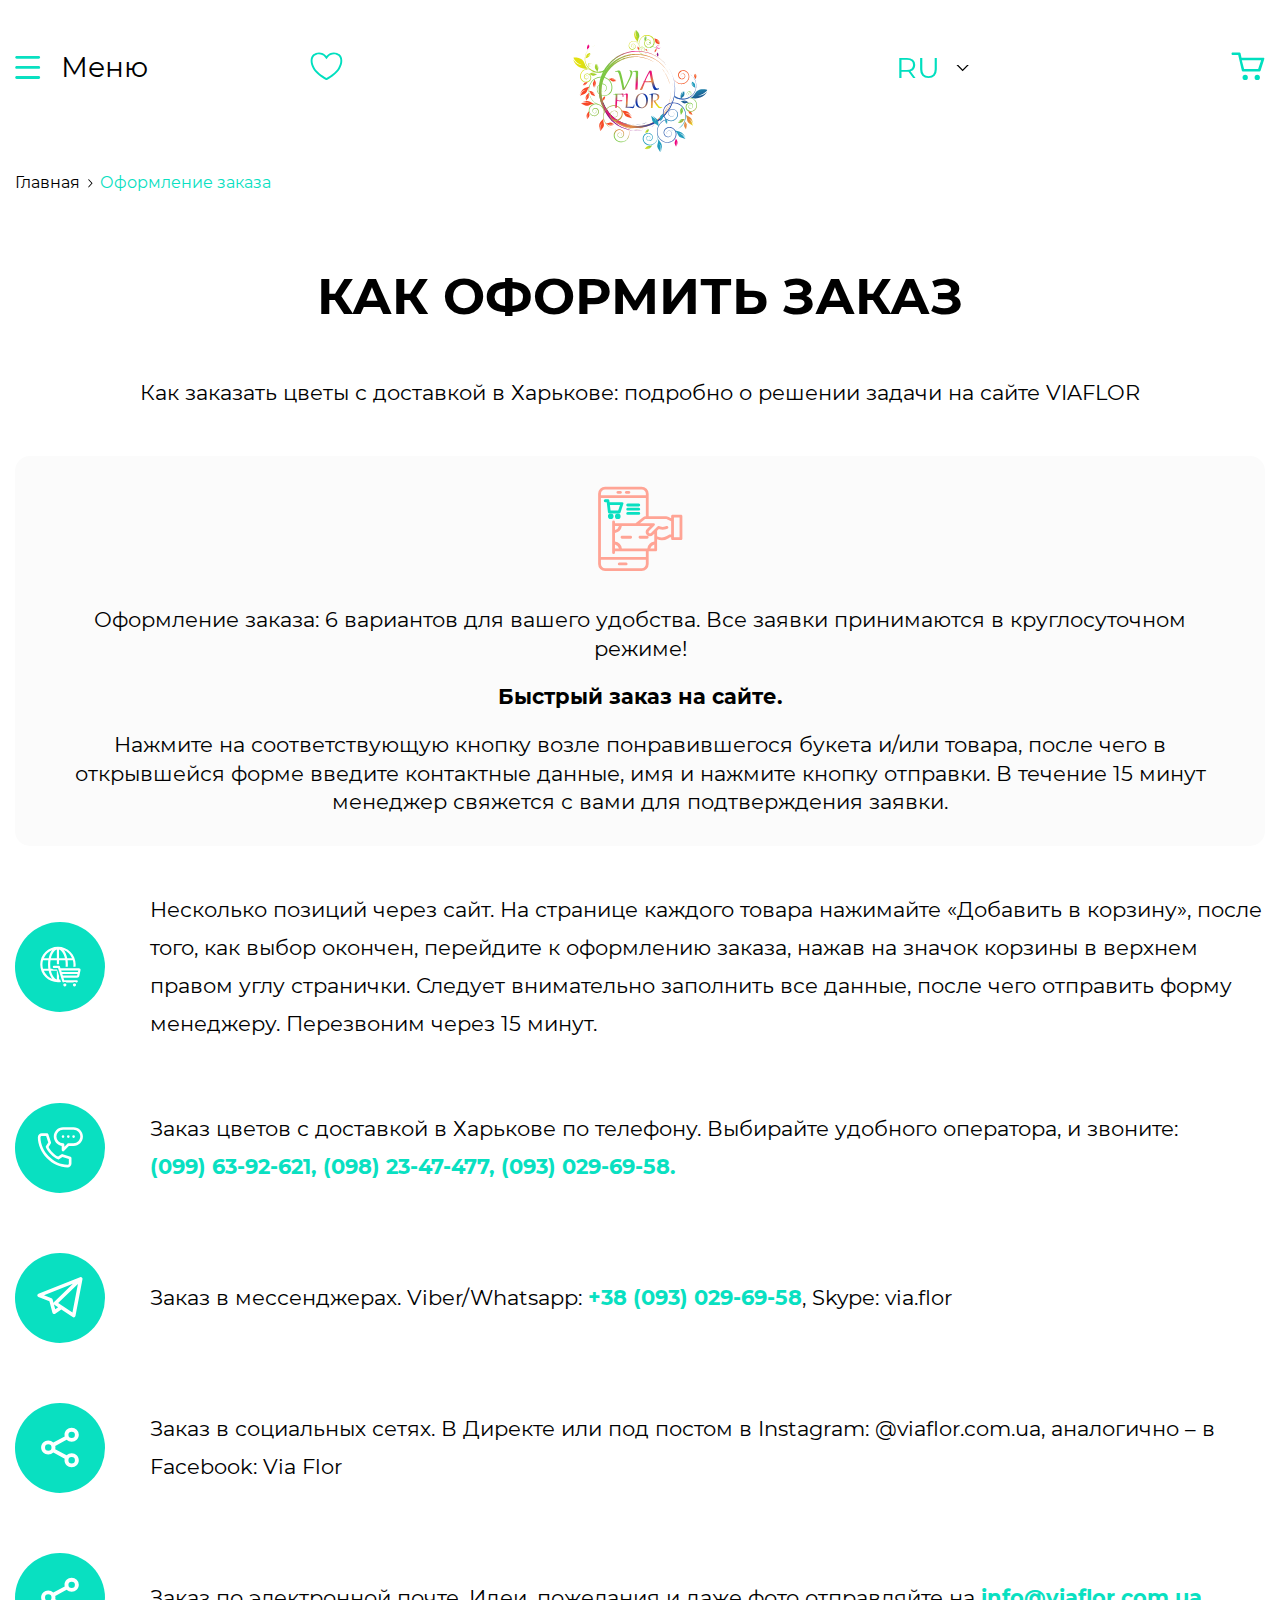
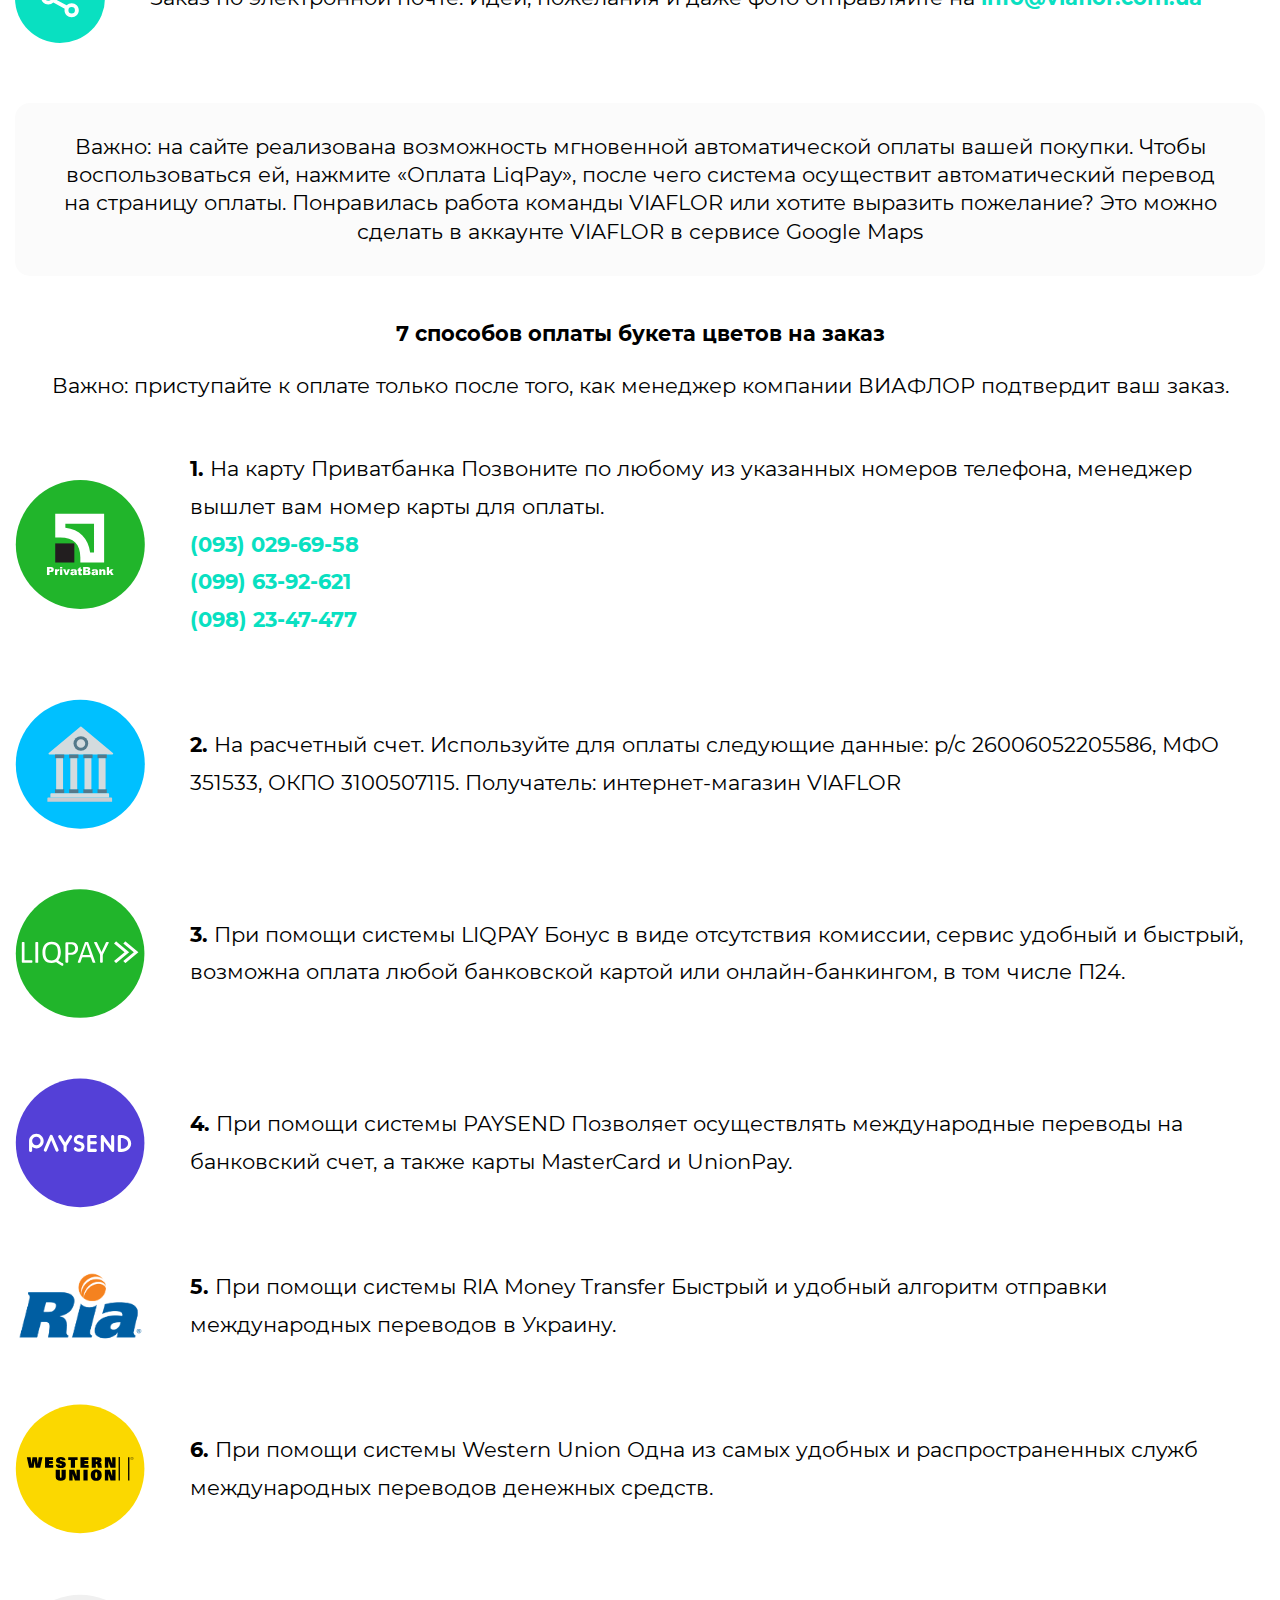
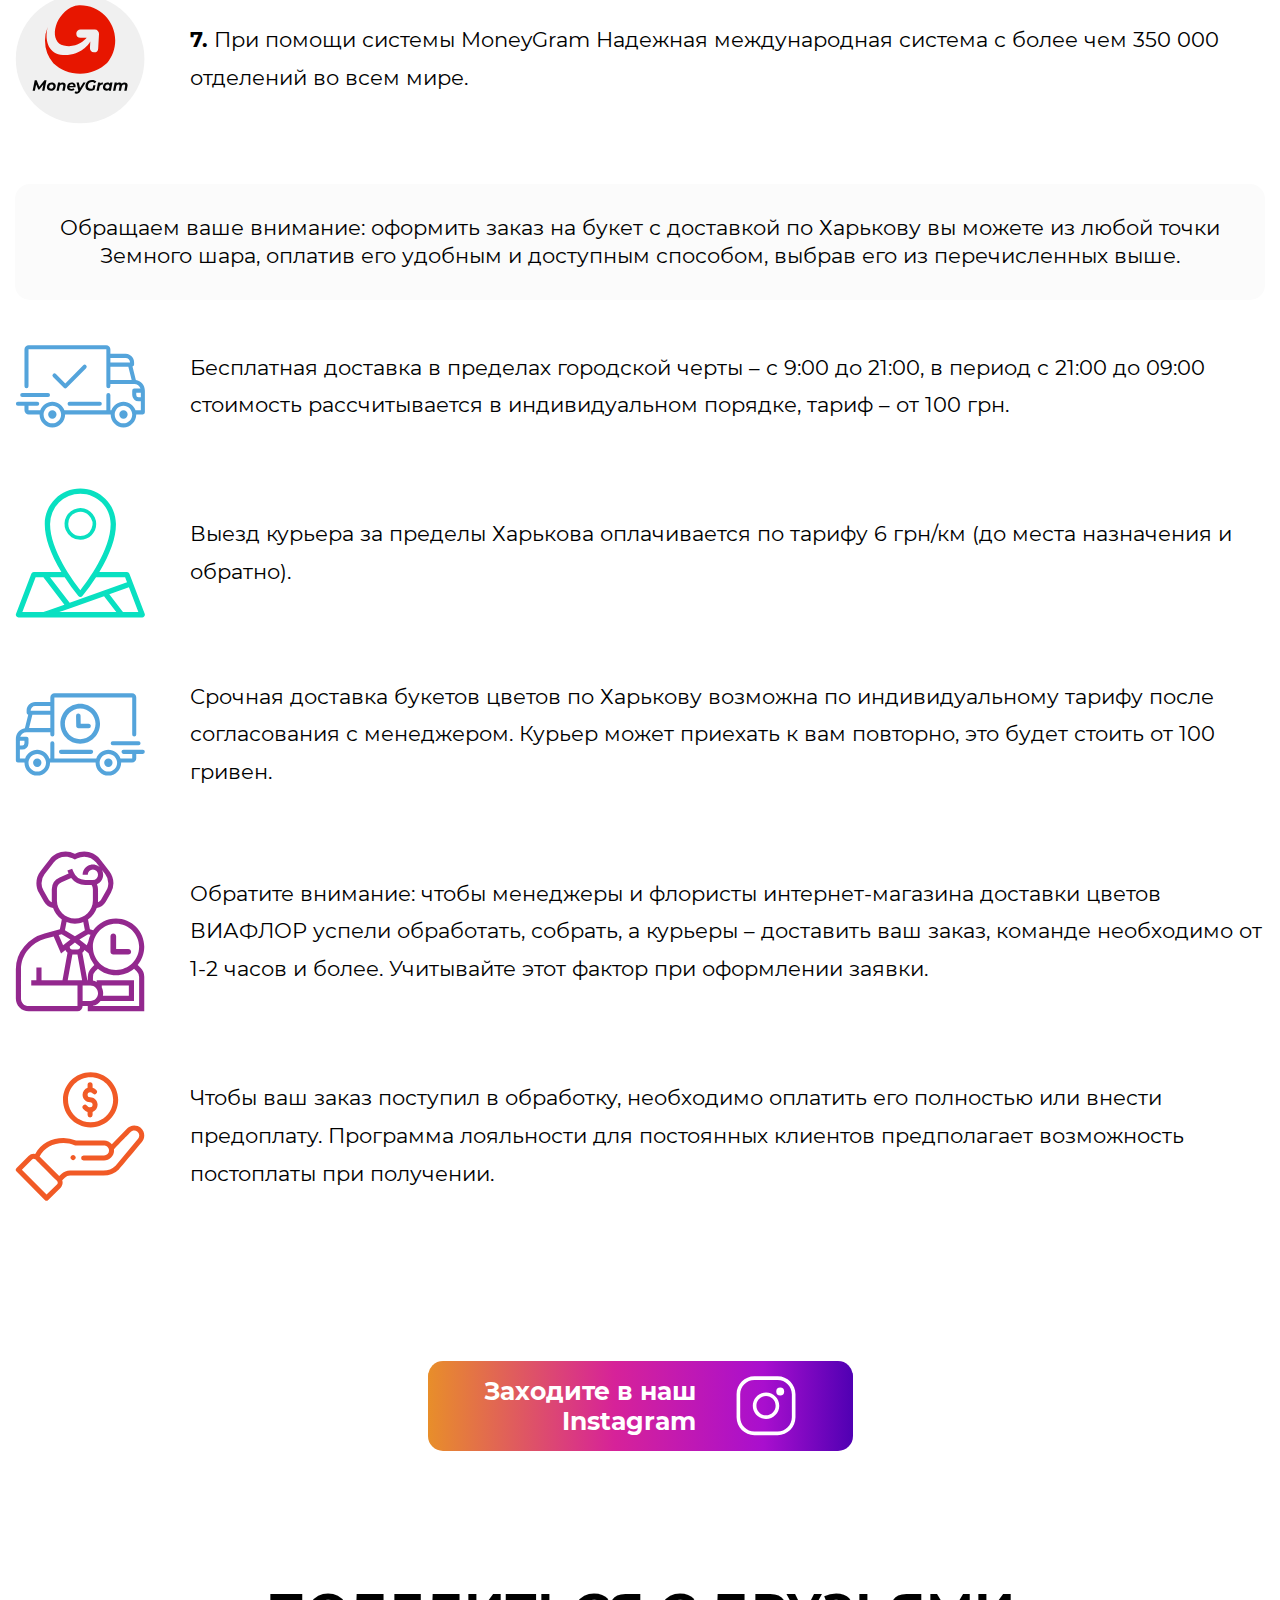
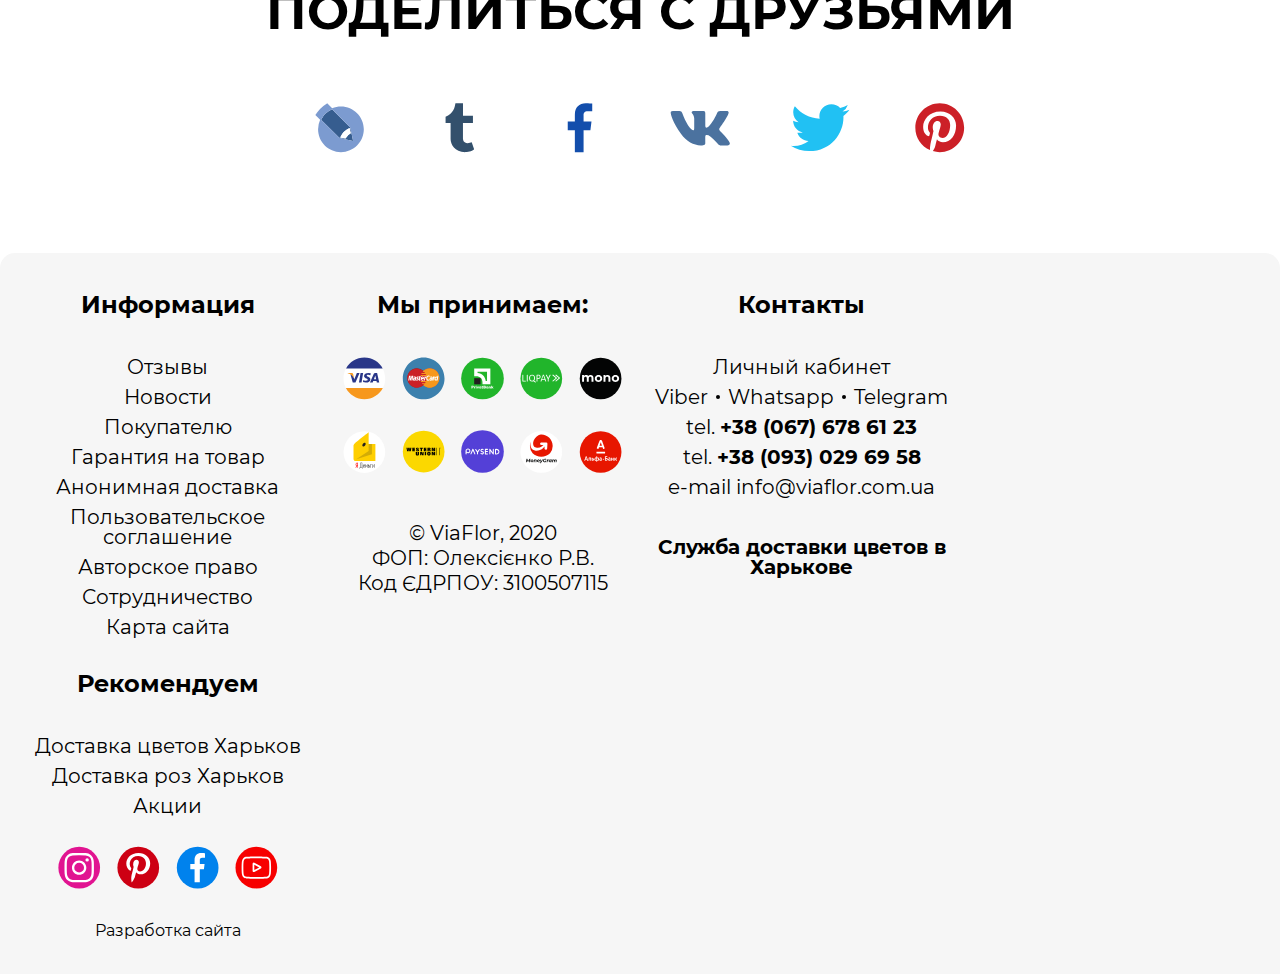
<file: order.html>
<!DOCTYPE html>
<html lang="ru">
	 <head>
	<title>Оформление заказа</title>
	<meta charset="UTF-8">
	<meta name="format-detection" content="telephone=no">
	<link rel="stylesheet" href="css/style.min.css?_v=20220222195655">
	<link rel="shortcut icon" href="favicon.ico">
	<meta name="viewport" content="width=device-width, initial-scale=1.0">
</head>
	<body>
		<div class="wrapper">
			<header class="header">
	<div class="header__container _container">
		<div class="header__column">
			<div class="header__menu">
				<div class="header__menu-button">
					<svg width="100%" height="100%" viewBox="0 0 27 25" xmlns="http://www.w3.org/2000/svg" style="fill-rule:evenodd;clip-rule:evenodd;stroke-linejoin:round;stroke-miterlimit:2;"><g transform="matrix(1,0,0,1,-2375,-64)"><g transform="matrix(1,0,0,1.24762,2196.53,0)"><g transform="matrix(1,0,0,0.801524,167.762,39.2052)"><g transform="matrix(1,0,0,1,-1118.14,-12)"><path d="M1155,29.5C1155,28.672 1154.33,28 1153.5,28L1130.5,28C1129.67,28 1129,28.672 1129,29.5C1129,30.328 1129.67,31 1130.5,31L1153.5,31C1154.33,31 1155,30.328 1155,29.5Z"/></g><g transform="matrix(1,0,0,1,-1118.14,-1.5)"><path d="M1155,29.5C1155,28.672 1154.33,28 1153.5,28L1130.5,28C1129.67,28 1129,28.672 1129,29.5C1129,30.328 1129.67,31 1130.5,31L1153.5,31C1154.33,31 1155,30.328 1155,29.5Z"/></g>	<g transform="matrix(1,0,0,1,-1118.14,9)"><path d="M1155,29.5C1155,28.672 1154.33,28 1153.5,28L1130.5,28C1129.67,28 1129,28.672 1129,29.5C1129,30.328 1129.67,31 1130.5,31L1153.5,31C1154.33,31 1155,30.328 1155,29.5Z"/></g></g></g></g></svg>
					<span>Меню</span>
				</div>
			</div>
			<div class="header__favorite">
				<div class="header__favorite-button">
					<svg width="100%" height="100%" viewBox="0 0 34 30" xmlns="http://www.w3.org/2000/svg" style="fill-rule:evenodd;clip-rule:evenodd;stroke-linejoin:round;stroke-miterlimit:2;"><g transform="matrix(1,0,0,1,-2730,-66)"><g transform="matrix(1,0,0,1.24762,2196.53,0)"><g transform="matrix(0.503943,0,0,0.401429,-492.485,-0.918072)"><path d="M2069.5,142.43C2077.05,132.751 2089.85,133.286 2096.48,138.968C2103.49,144.976 2103.93,156.985 2096.92,168.999C2092.27,177.506 2080.42,186.08 2070.49,191.75C2069.88,192.1 2069.12,192.1 2068.51,191.75C2058.58,186.08 2046.73,177.506 2042.08,168.999C2035.07,156.985 2035.51,144.976 2042.52,138.968C2049.15,133.286 2061.95,132.751 2069.5,142.43ZM2069.5,187.718C2060.38,182.411 2049.77,174.779 2045.56,167.075L2045.53,167.025C2039.67,156.988 2039.27,147.004 2045.09,142.008C2050.33,137.521 2060.42,137.253 2066.38,144.896L2069.5,148.898L2072.62,144.896C2078.58,137.253 2088.67,137.521 2093.91,142.008C2099.74,147.004 2099.33,156.988 2093.5,166.977L2093.47,167.025C2089.23,174.778 2078.61,182.414 2069.5,187.718Z"/></g></g></g></svg>
				</div>
			</div>
		</div>

		<a href="index.html" class="header__logo">
			<img src="img/logo.svg?_v=1645552615620" alt="">
		</a>

		<div class="header__column">
			<div class="lang_c">
				<a class="lang_active" href="/">ru</a>
				<div class="lang_s">
					<a href="/ua/">ua</a>
					<a href="/ua/">en</a>
				</div>
			</div>
			<div class="header__basket">
				<div class="header__basket-button">
					<svg width="100%" height="100%" viewBox="0 0 34 30" xmlns="http://www.w3.org/2000/svg" style="fill-rule:evenodd;clip-rule:evenodd;stroke-linejoin:round;stroke-miterlimit:2;"><g transform="matrix(1,0,0,1,-3904,-66)"><g transform="matrix(1,0,0,1.24762,2196.53,0)"><g transform="matrix(1.36196,0,0,6.1244,1249.71,29.3252)"><g transform="matrix(1.12724,0,0,0.200926,-4158.86,0.173999)"><circle cx="3996.78" cy="35.418" r="1.774"/></g><g transform="matrix(1.12724,0,0,0.200926,-4149.72,0.173999)"><circle cx="3996.78" cy="35.418" r="1.774"/></g><g transform="matrix(1,0,0,0.178246,-3660.24,0)"><path d="M3996.35,22.629C3996.35,22.225 3996.68,21.897 3997.08,21.897C3998.7,21.897 4002.45,21.897 4002.45,21.897C4002.79,21.897 4003.09,22.126 4003.16,22.451L4003.9,25.951L4020.51,25.951C4020.74,25.951 4020.96,26.057 4021.1,26.237C4021.24,26.417 4021.28,26.65 4021.21,26.868L4018.37,35.931C4018.28,36.24 4017.99,36.453 4017.66,36.453L4004.88,36.453C4004.54,36.453 4004.24,36.223 4004.16,35.899L4001.38,23.897L3997.08,23.897C3996.89,23.897 3996.7,23.82 3996.56,23.682C3996.43,23.545 3996.35,23.359 3996.35,23.165C3996.35,22.99 3996.35,22.804 3996.35,22.629ZM4004.13,27.951L4005.87,34.453L4016.53,34.453L4018.79,27.951L4004.13,27.951Z"/></g></g></g></g></svg>
				</div>
			</div>
		</div>		
	</div>
</header>
			<section class="menu">
  <div class="menu__body">
    <div class="menu__close">
      <svg width="100%" height="100%" viewBox="0 0 27 25" xmlns="http://www.w3.org/2000/svg" style="fill-rule:evenodd;clip-rule:evenodd;stroke-linejoin:round;stroke-miterlimit:2;"><g transform="matrix(1,0,0,1,-401,-63)"><g transform="matrix(1,0,0,1,1391.38,41.0066)"><g transform="matrix(1,0,0,1.68758,-1003.64,4.54747e-13)"><g transform="matrix(0.966532,0.520689,-0.672689,0.438455,-1056.98,-587.107)"><path d="M1155,29.5C1155,28.672 1154.49,28 1153.85,28L1130.15,28C1129.52,28 1129,28.672 1129,29.5C1129,30.328 1129.52,31 1130.15,31L1153.85,31C1154.49,31 1155,30.328 1155,29.5Z"/></g><g transform="matrix(-0.966532,0.520689,0.672689,0.438455,1110.89,-587.107)"><path d="M1155,29.5C1155,28.672 1154.49,28 1153.85,28L1130.15,28C1129.52,28 1129,28.672 1129,29.5C1129,30.328 1129.52,31 1130.15,31L1153.85,31C1154.49,31 1155,30.328 1155,29.5Z"/></g></g></g></g></svg>
    </div>

    <div class="menu__content">
      <div class="menu__block">
        <h2 class="menu__title">Меню</h2>
        <ul class="menu__list">
          <li><a href="about.html" class="menu__link">О нас</a></li>
          <li><a href="order.html" class="menu__link">Покупателю</a></li>
          <li><a href="contacts.html" class="menu__link">Контакты</a></li>
          <li><a href="gallery.html" class="menu__link">Галерея</a></li>
        </ul>
      </div>

      <nav class="menu__catalog">
        <h2 class="menu__title">Магазин</h2>
        <ul class="menu__catalog-list" data-spollers data-one-spoller>
          <li>
            <div class="menu__catalog-item" data-spoller>
              <div class="menu__catalog-item-icon">
                <img src="img/icons/menu/icon01.svg?_v=1645552615620" alt="">
              </div>
              <div class="menu__catalog-item-text">Каталог букетов</div>
            </div>
            <ul class="menu__catalog-sublist">
              <li><a href="#" class="menu__catalog-link">Пионовидные розы</a></li>
              <li><a href="#" class="menu__catalog-link">Розы</a></li>
              <li><a href="#" class="menu__catalog-link">Кустовые розы</a></li>
              <li><a href="#" class="menu__catalog-link">Эустома</a></li>
              <li><a href="#" class="menu__catalog-link">Пионы</a></li>
            </ul>
          </li>

          <li>
            <div class="menu__catalog-item" data-spoller>
              <div class="menu__catalog-item-icon">
                <img src="img/icons/menu/icon02.svg?_v=1645552615620" alt="">
              </div>
              <div class="menu__catalog-item-text">Розы</div>
            </div>
            <ul class="menu__catalog-sublist">
              <li><a href="#" class="menu__catalog-link">Пионовидные розы</a></li>
              <li><a href="#" class="menu__catalog-link">Розы</a></li>
              <li><a href="#" class="menu__catalog-link">Кустовые розы</a></li>
              <li><a href="#" class="menu__catalog-link">Эустома</a></li>
              <li><a href="#" class="menu__catalog-link">Пионы</a></li>
            </ul>
          </li>

          <li>
            <div class="menu__catalog-item" data-spoller>
              <div class="menu__catalog-item-icon">
                <img src="img/icons/menu/icon03.svg?_v=1645552615620" alt="">
              </div>
              <div class="menu__catalog-item-text">Подарки</div>
            </div>
            <ul class="menu__catalog-sublist">
              <li><a href="#" class="menu__catalog-link">Пионовидные розы</a></li>
              <li><a href="#" class="menu__catalog-link">Розы</a></li>
              <li><a href="#" class="menu__catalog-link">Кустовые розы</a></li>
              <li><a href="#" class="menu__catalog-link">Эустома</a></li>
              <li><a href="#" class="menu__catalog-link">Пионы</a></li>
            </ul>
          </li>

          <li>
            <div class="menu__catalog-item" data-spoller>
              <div class="menu__catalog-item-icon">
                <img src="img/icons/menu/icon04.svg?_v=1645552615620" alt="">
              </div>
              <div class="menu__catalog-item-text">Букеты к поводу</div>
            </div>
            <ul class="menu__catalog-sublist">
              <li><a href="#" class="menu__catalog-link">Пионовидные розы</a></li>
              <li><a href="#" class="menu__catalog-link">Розы</a></li>
              <li><a href="#" class="menu__catalog-link">Кустовые розы</a></li>
              <li><a href="#" class="menu__catalog-link">Эустома</a></li>
              <li><a href="#" class="menu__catalog-link">Пионы</a></li>
            </ul>
          </li>

          <li>
            <div class="menu__catalog-item" data-spoller>
              <div class="menu__catalog-item-icon">
                <img src="img/icons/menu/icon05.svg?_v=1645552615620" alt="">
              </div>
              <div class="menu__catalog-item-text">Тематические букеты</div>
            </div>
            <ul class="menu__catalog-sublist">
              <li><a href="#" class="menu__catalog-link">Пионовидные розы</a></li>
              <li><a href="#" class="menu__catalog-link">Розы</a></li>
              <li><a href="#" class="menu__catalog-link">Кустовые розы</a></li>
              <li><a href="#" class="menu__catalog-link">Эустома</a></li>
              <li><a href="#" class="menu__catalog-link">Пионы</a></li>
            </ul>
          </li>

          <li>
            <div class="menu__catalog-item" data-spoller>
              <div class="menu__catalog-item-icon">
                <img src="img/icons/menu/icon06.svg?_v=1645552615620" alt="">
              </div>
              <div class="menu__catalog-item-text">Авторские букеты</div>
            </div>
            <ul class="menu__catalog-sublist">
              <li><a href="#" class="menu__catalog-link">Пионовидные розы</a></li>
              <li><a href="#" class="menu__catalog-link">Розы</a></li>
              <li><a href="#" class="menu__catalog-link">Кустовые розы</a></li>
              <li><a href="#" class="menu__catalog-link">Эустома</a></li>
              <li><a href="#" class="menu__catalog-link">Пионы</a></li>
            </ul>
          </li>

          <li>
            <div class="menu__catalog-item" data-spoller>
              <div class="menu__catalog-item-icon">
                <img src="img/icons/menu/icon07.svg?_v=1645552615620" alt="">
              </div>
              <div class="menu__catalog-item-text">Цветочные композиции</div>
            </div>
            <ul class="menu__catalog-sublist">
              <li><a href="#" class="menu__catalog-link">Пионовидные розы</a></li>
              <li><a href="#" class="menu__catalog-link">Розы</a></li>
              <li><a href="#" class="menu__catalog-link">Кустовые розы</a></li>
              <li><a href="#" class="menu__catalog-link">Эустома</a></li>
              <li><a href="#" class="menu__catalog-link">Пионы</a></li>
            </ul>
          </li>

          <li>
            <div class="menu__catalog-item" data-spoller>
              <div class="menu__catalog-item-icon">
                <img src="img/icons/menu/icon08.svg?_v=1645552615620" alt="">
              </div>
              <div class="menu__catalog-item-text">Фруктовые композиции</div>
            </div>
            <ul class="menu__catalog-sublist">
              <li><a href="#" class="menu__catalog-link">Пионовидные розы</a></li>
              <li><a href="#" class="menu__catalog-link">Розы</a></li>
              <li><a href="#" class="menu__catalog-link">Кустовые розы</a></li>
              <li><a href="#" class="menu__catalog-link">Эустома</a></li>
              <li><a href="#" class="menu__catalog-link">Пионы</a></li>
            </ul>
          </li>

          <li>
            <div class="menu__catalog-item" data-spoller>
              <div class="menu__catalog-item-icon">
                <img src="img/icons/menu/icon09.svg?_v=1645552615620" alt="">
              </div>
              <div class="menu__catalog-item-text">Акции</div>
            </div>
            <ul class="menu__catalog-sublist">
              <li><a href="#" class="menu__catalog-link">Пионовидные розы</a></li>
              <li><a href="#" class="menu__catalog-link">Розы</a></li>
              <li><a href="#" class="menu__catalog-link">Кустовые розы</a></li>
              <li><a href="#" class="menu__catalog-link">Эустома</a></li>
              <li><a href="#" class="menu__catalog-link">Пионы</a></li>
            </ul>
          </li>

          <li>
            <div class="menu__catalog-item" data-spoller>
              <div class="menu__catalog-item-icon">
                <img src="img/icons/menu/icon10.svg?_v=1645552615620" alt="">
              </div>
              <div class="menu__catalog-item-text">Комнатные цветы</div>
            </div>
            <ul class="menu__catalog-sublist">
              <li><a href="#" class="menu__catalog-link">Пионовидные розы</a></li>
              <li><a href="#" class="menu__catalog-link">Розы</a></li>
              <li><a href="#" class="menu__catalog-link">Кустовые розы</a></li>
              <li><a href="#" class="menu__catalog-link">Эустома</a></li>
              <li><a href="#" class="menu__catalog-link">Пионы</a></li>
            </ul>
          </li>

          <li>
            <div class="menu__catalog-item" data-spoller>
              <div class="menu__catalog-item-icon">
                <img src="img/icons/menu/icon11.svg?_v=1645552615620" alt="">
              </div>
              <div class="menu__catalog-item-text">Цветы поштучно</div>
            </div>
            <ul class="menu__catalog-sublist">
              <li><a href="#" class="menu__catalog-link">Пионовидные розы</a></li>
              <li><a href="#" class="menu__catalog-link">Розы</a></li>
              <li><a href="#" class="menu__catalog-link">Кустовые розы</a></li>
              <li><a href="#" class="menu__catalog-link">Эустома</a></li>
              <li><a href="#" class="menu__catalog-link">Пионы</a></li>
            </ul>
          </li>

          <li>
            <div class="menu__catalog-item" data-spoller>
              <div class="menu__catalog-item-icon">
                <img src="img/icons/menu/icon12.svg?_v=1645552615620" alt="">
              </div>
              <div class="menu__catalog-item-text">Цветы оптом</div>
            </div>
            <ul class="menu__catalog-sublist">
              <li><a href="#" class="menu__catalog-link">Пионовидные розы</a></li>
              <li><a href="#" class="menu__catalog-link">Розы</a></li>
              <li><a href="#" class="menu__catalog-link">Кустовые розы</a></li>
              <li><a href="#" class="menu__catalog-link">Эустома</a></li>
              <li><a href="#" class="menu__catalog-link">Пионы</a></li>
            </ul>
          </li>

          <li>
            <div class="menu__catalog-item" data-spoller>
              <div class="menu__catalog-item-icon">
                <img src="img/icons/menu/icon13.svg?_v=1645552615620" alt="">
              </div>
              <div class="menu__catalog-item-text">Доставка по городам</div>
            </div>
            <ul class="menu__catalog-sublist">
              <li><a href="#" class="menu__catalog-link">Пионовидные розы</a></li>
              <li><a href="#" class="menu__catalog-link">Розы</a></li>
              <li><a href="#" class="menu__catalog-link">Кустовые розы</a></li>
              <li><a href="#" class="menu__catalog-link">Эустома</a></li>
              <li><a href="#" class="menu__catalog-link">Пионы</a></li>
            </ul>
          </li>

          <li>
            <div class="menu__catalog-item" data-spoller>
              <div class="menu__catalog-item-icon">
                <img src="img/icons/menu/icon14.svg?_v=1645552615620" alt="">
              </div>
              <div class="menu__catalog-item-text">Фотогалерея букетов</div>
            </div>
            <ul class="menu__catalog-sublist">
              <li><a href="#" class="menu__catalog-link">Пионовидные розы</a></li>
              <li><a href="#" class="menu__catalog-link">Розы</a></li>
              <li><a href="#" class="menu__catalog-link">Кустовые розы</a></li>
              <li><a href="#" class="menu__catalog-link">Эустома</a></li>
              <li><a href="#" class="menu__catalog-link">Пионы</a></li>
            </ul>
          </li>
        </ul>
      </nav>

      <a href="#" class="menu__user">
        <img src="img/icons/user.svg?_v=1645552615620" alt="">
        <span>Личный кабинет</span>
      </a>

      <div class="menu__currency">
        <div class="menu__currency-text">Валюта: UAH / Гривна</div>
        <div class="menu__currency-select">
          <div class="menu__currency-item">&#36;</div>
          <div class="menu__currency-item">&#8372;</div>
          <div class="menu__currency-item">&#8381;</div>
        </div>
      </div>

      <div class="menu__socials">
        <a href="#" class="menu__social">
          <img src="img/icons/contact/viber.svg?_v=1645552615620" alt="">
        </a>
        <a href="#" class="menu__social">
          <img src="img/icons/contact/whatsapp.svg?_v=1645552615620" alt="">
        </a>
        <a href="#" class="menu__social">
          <img src="img/icons/contact/telegram.svg?_v=1645552615620" alt="">
        </a>
      </div>

      <div class="menu__contacts">
        <h2 class="menu__title">Обратный звонок</h2>
        <a href="tel:380996392621" class="menu__contact">
          <img src="img/icons/contact/life.svg?_v=1645552615620" alt="">+38 (099) 63 92 621
        </a>
        <a href="tel:380676786123" class="menu__contact">
          <img src="img/icons/contact/kiyvstar.svg?_v=1645552615620" alt="">+38 (067) 67 86 123
        </a>
        <a href="tel:380930296958" class="menu__contact">
          <img src="img/icons/contact/vodafone.svg?_v=1645552615620" alt="">+38 (093) 02 96 958
        </a>
        <a href="mailto:info@viaflor.com.ua" class="menu__contact">
          <img src="img/icons/contact/email.svg?_v=1645552615620" alt="">info@viaflor.com.ua
        </a>
      </div>
    </div>
  </div>
</section>
			<main class="page">
        <div class="breadcrumbs">
          <div class="_container">
            <ul class="breadcrumbs__list">
              <li><a href="index.html" class="breadcrumbs__item">Главная</a></li>
              <li>Оформление заказа</li>
            </ul>
          </div>
        </div>

        <section class="order">
          <div class="_container">
            <h1 class="order__title">КАК ОФОРМИТЬ ЗАКАЗ</h1>
            <div class="order__subtitle">Как заказать цветы с доставкой в Харькове: подробно о решении задачи на сайте VIAFLOR</div>
            <div class="order__label">
              <div class="order__label-icon">
                <img src="img/order/main-icon.svg?_v=1645552615620" alt="">
              </div>
              <p class="order__label-text">Оформление заказа: 6 вариантов для вашего удобства. Все заявки принимаются в круглосуточном режиме!</p>
              <p class="order__label-text"><strong>Быстрый заказ на сайте.</strong></p>
              <p class="order__label-text">Нажмите на соответствующую кнопку возле понравившегося букета и/или товара, после чего в открывшейся форме введите контактные данные, имя и нажмите кнопку отправки. В течение 15 минут менеджер свяжется с вами для подтверждения заявки.</p>
            </div>

            <ul class="order__list order__list_info">
              <li class="order__list-item">
                <div class="order__list-image">
                  <img src="img/order/iconGroup1/icon01.svg?_v=1645552615620" alt="">
                </div>
                <div class="order__list-text">
                  Несколько позиций через сайт. На странице каждого товара нажимайте «Добавить в корзину», после того, как выбор окончен, перейдите к оформлению заказа, нажав на значок корзины в верхнем правом углу странички. Следует внимательно заполнить все данные, после чего отправить форму менеджеру. Перезвоним через 15 минут.
                </div>
              </li>
              <li class="order__list-item">
                <div class="order__list-image">
                  <img src="img/order/iconGroup1/icon02.svg?_v=1645552615620" alt="">
                </div>
                <div class="order__list-text">
                  Заказ цветов с доставкой в Харькове по телефону. Выбирайте удобного оператора, и звоните: <a href="tel:380996392621">(099) 63-92-621,</a> <a href="tel:380982347477">(098) 23-47-477,</a> <a href="tel:380930296958">(093) 029-69-58.</a>
                </div>
              </li>
              <li class="order__list-item">
                <div class="order__list-image">
                  <img src="img/order/iconGroup1/icon03.svg?_v=1645552615620" alt="">
                </div>
                <div class="order__list-text">
                  Заказ в мессенджерах. Viber/Whatsapp: <a href="#">+38 (093) 029-69-58</a>, Skype: via.flor
                </div>
              </li>
              <li class="order__list-item">
                <div class="order__list-image">
                  <img src="img/order/iconGroup1/icon04.svg?_v=1645552615620" alt="">
                </div>
                <div class="order__list-text">
                  Заказ в социальных сетях. В Директе или под постом в Instagram: @viaflor.com.ua, аналогично – в Facebook: Via Flor
                </div>
              </li>
              <li class="order__list-item">
                <div class="order__list-image">
                  <img src="img/order/iconGroup1/icon04.svg?_v=1645552615620" alt="">
                </div>
                <div class="order__list-text">
                  Заказ по электронной почте. Идеи, пожелания и даже фото отправляйте на <a href="mailto:info@viaflor.com.ua">info@viaflor.com.ua</a>
                </div>
              </li>
            </ul>

            <div class="order__label">
              <p class="order__label-text">Важно: на сайте реализована возможность мгновенной автоматической оплаты вашей покупки. Чтобы воспользоваться ей, нажмите «Оплата LiqPay», после чего система осуществит автоматический перевод на страницу оплаты. Понравилась работа команды VIAFLOR или хотите выразить пожелание? Это можно сделать в аккаунте VIAFLOR в сервисе Google Maps</p>
            </div>

            <h2 class="order__maintitle">7 способов оплаты букета цветов на заказ</h2>
            <div class="order__subtitle">Важно: приступайте к оплате только после того, как менеджер компании ВИАФЛОР подтвердит ваш заказ.</div>

            <ul class="order__list">
              <li class="order__list-item">
                <div class="order__list-image">
                  <img src="img/order/iconGroup2/icon01.svg?_v=1645552615620" alt="">
                </div>
                <div class="order__list-text">
                  <strong>1.</strong> На карту Приватбанка Позвоните по любому из указанных номеров телефона, менеджер вышлет вам номер карты для оплаты.
                  <div class="order__block-link">
                    <a href="tel:380930296958">(093) 029-69-58</a>
                    <a href="tel:380996392621">(099) 63-92-621</a>
                    <a href="tel:380982347477">(098) 23-47-477</a>
                  </div>
                </div>
              </li>
              <li class="order__list-item">
                <div class="order__list-image">
                  <img src="img/order/iconGroup2/icon02.svg?_v=1645552615620" alt="">
                </div>
                <div class="order__list-text">
                  <strong>2.</strong> На расчетный счет. Используйте для оплаты следующие данные: р/с 26006052205586, МФО 351533, ОКПО 3100507115. Получатель: интернет-магазин VIAFLOR
                </div>
              </li>
              <li class="order__list-item">
                <div class="order__list-image">
                  <img src="img/order/iconGroup2/icon03.svg?_v=1645552615620" alt="">
                </div>
                <div class="order__list-text">
                  <strong>3.</strong> При помощи системы LIQPAY Бонус в виде отсутствия комиссии, сервис удобный и быстрый, возможна оплата любой банковской картой или онлайн-банкингом, в том числе П24.
                </div>
              </li>
              <li class="order__list-item">
                <div class="order__list-image">
                  <img src="img/order/iconGroup2/icon04.svg?_v=1645552615620" alt="">
                </div>
                <div class="order__list-text">
                  <strong>4.</strong> При помощи системы PAYSEND Позволяет осуществлять международные переводы на банковский счет, а также карты MasterCard и UnionPay.
                </div>
              </li>
              <li class="order__list-item">
                <div class="order__list-image">
                  <img src="img/order/iconGroup2/icon05.svg?_v=1645552615620" alt="">
                </div>
                <div class="order__list-text">
                  <strong>5.</strong> При помощи системы RIA Money Transfer Быстрый и удобный алгоритм отправки международных переводов в Украину.
                </div>
              </li>
              <li class="order__list-item">
                <div class="order__list-image">
                  <img src="img/order/iconGroup2/icon06.svg?_v=1645552615620" alt="">
                </div>
                <div class="order__list-text">
                  <strong>6.</strong> При помощи системы Western Union Одна из самых удобных и распространенных служб международных переводов денежных средств.
                </div>
              </li>
              <li class="order__list-item">
                <div class="order__list-image">
                  <img src="img/order/iconGroup2/icon07.svg?_v=1645552615620" alt="">
                </div>
                <div class="order__list-text">
                  <strong>7.</strong> При помощи системы MoneyGram Надежная международная система с более чем 350 000 отделений во всем мире.
                </div>
              </li>
            </ul>

            <div class="order__label">
              <p class="order__label-text">Обращаем ваше внимание: оформить заказ на букет с доставкой по Харькову вы можете из любой точки Земного шара, оплатив его удобным и доступным способом, выбрав его из перечисленных выше.</p>
            </div>

            <ul class="order__list">
              <li class="order__list-item">
                <div class="order__list-image">
                  <img src="img/order/iconGroup3/icon01.svg?_v=1645552615620" alt="">
                </div>
                <div class="order__list-text">Бесплатная доставка в пределах городской черты – с 9:00 до 21:00, в период с 21:00 до 09:00 стоимость рассчитывается в индивидуальном порядке, тариф – от 100 грн.</div>
              </li>
              <li class="order__list-item">
                <div class="order__list-image">
                  <img src="img/order/iconGroup3/icon02.svg?_v=1645552615620" alt="">
                </div>
                <div class="order__list-text">Выезд курьера за пределы Харькова оплачивается по тарифу 6 грн/км (до места назначения и обратно).</div>
              </li>
              <li class="order__list-item">
                <div class="order__list-image">
                  <img src="img/order/iconGroup3/icon03.svg?_v=1645552615620" alt="">
                </div>
                <div class="order__list-text">Срочная доставка букетов цветов по Харькову возможна по индивидуальному тарифу после согласования с менеджером. Курьер может приехать к вам повторно, это будет стоить от 100 гривен.</div>
              </li>
              <li class="order__list-item">
                <div class="order__list-image">
                  <img src="img/order/iconGroup3/icon04.svg?_v=1645552615620" alt="">
                </div>
                <div class="order__list-text">Обратите внимание: чтобы менеджеры и флористы интернет-магазина доставки цветов ВИАФЛОР успели обработать, собрать, а курьеры – доставить ваш заказ, команде необходимо от 1-2 часов и более. Учитывайте этот фактор при оформлении заявки.</div>
              </li>
              <li class="order__list-item">
                <div class="order__list-image">
                  <img src="img/order/iconGroup3/icon05.svg?_v=1645552615620" alt="">
                </div>
                <div class="order__list-text">Чтобы ваш заказ поступил в обработку, необходимо оплатить его полностью или внести предоплату. Программа лояльности для постоянных клиентов предполагает возможность постоплаты при получении.</div>
              </li>
            </ul>
          </div>
        </section>

				<section class="contact">
					<div class="_container">
						<a href="#" class="contact__button">
							<span class="contact__button-text">Заходите в наш <br> Instagram</span>
							<span class="contact__button-image">
								<img src="img/icons/social/instagram.svg?_v=1645552615620" alt="">
							</span>
						</a>

						<h2 class="contact__title">ПОДЕЛИТЬСЯ С ДРУЗЬЯМИ</h2>

						<div class="contact__socials">
							<a href="#" class="contact__social">
								<img src="img/icons/social/liveJournal.svg?_v=1645552615620" alt="">
							</a>
							<a href="#" class="contact__social">
								<img src="img/icons/social/telegram.svg?_v=1645552615620" alt="">
							</a>
							<a href="#" class="contact__social">
								<img src="img/icons/social/facebook.svg?_v=1645552615620" alt="">
							</a>
							<a href="#" class="contact__social">
								<img src="img/icons/social/vk.svg?_v=1645552615620" alt="">
							</a>
							<a href="#" class="contact__social">
								<img src="img/icons/social/twiter.svg?_v=1645552615620" alt="">
							</a>
							<a href="#" class="contact__social">
								<img src="img/icons/social/printerest.svg?_v=1645552615620" alt="">
							</a>
						</div>
					</div>
				</section>
			</main>
			<footer class="footer">
	<div class="_container">
		<div class="footer__body">
			<div class="footer__column">
				<h2 class="footer__title">Информация</h2>
				<ul class="footer__list">
					<li><a href="feedback.html" class="footer__link">Отзывы</a></li>
					<li><a href="news.html" class="footer__link">Новости</a></li>
					<li><a href="order.html" class="footer__link">Покупателю</a></li>
					<li><a href="#" class="footer__link">Гарантия на товар</a></li>
					<li><a href="#" class="footer__link">Анонимная доставка</a></li>
					<li><a href="#" class="footer__link">Пользовательское соглашение</a></li>
					<li><a href="#" class="footer__link">Авторское право</a></li>
					<li><a href="#" class="footer__link">Сотрудничество</a></li>
					<li><a href="#" class="footer__link">Карта сайта</a></li>
				</ul>
			</div>

			<div class="footer__column">
				<h2 class="footer__title">Мы принимаем:</h2>
				<div class="footer__payment">
					<div class="footer__payment-item">
						<img src="img/icons/pay/image01.svg?_v=1645552615620" alt="">
					</div>
					<div class="footer__payment-item">
						<img src="img/icons/pay/image02.svg?_v=1645552615620" alt="">
					</div>
					<div class="footer__payment-item">
						<img src="img/icons/pay/image03.svg?_v=1645552615620" alt="">
					</div>
					<div class="footer__payment-item">
						<img src="img/icons/pay/image04.svg?_v=1645552615620" alt="">
					</div>
					<div class="footer__payment-item">
						<img src="img/icons/pay/image05.svg?_v=1645552615620" alt="">
					</div>
					<div class="footer__payment-item">
						<img src="img/icons/pay/image06.svg?_v=1645552615620" alt="">
					</div>
					<div class="footer__payment-item">
						<img src="img/icons/pay/image07.svg?_v=1645552615620" alt="">
					</div>
					<div class="footer__payment-item">
						<img src="img/icons/pay/image08.svg?_v=1645552615620" alt="">
					</div>
					<div class="footer__payment-item">
						<img src="img/icons/pay/image09.svg?_v=1645552615620" alt="">
					</div>
					<div class="footer__payment-item">
						<img src="img/icons/pay/image10.svg?_v=1645552615620" alt="">
					</div>
				</div>
				<ul class="footer__list footer__list_info">
					<li><span class="footer__link">© ViaFlor, 2020</span></li>
					<li><span class="footer__link">ФОП: Олексiєнко Р.В.</span></li>
					<li><span class="footer__link">Код ЄДРПОУ: 3100507115</span></li>
				</ul>
			</div>

			<div class="footer__column">
				<h2 class="footer__title">Контакты</h2>
				<ul class="footer__list">
					<li><a href="#" class="footer__link">Личный кабинет</a></li>
					<li class="footer__link-block">
						<a href="#" class="footer__link">Viber</a>
						<a href="#" class="footer__link">Whatsapp</a>
						<a href="#" class="footer__link">Telegram</a>
					</li>
					<li>
						<span class="footer__link-label">tel. </span>
						<a href="tel:380676786123" class="footer__link"><strong>+38 (067) 678 61 23</strong></a>
					</li>
					<li>
						<span class="footer__link-label">tel. </span>
						<a href="tel:380930296958" class="footer__link"><strong>+38 (093) 029 69 58</strong></a>
					</li>
					<li>
						<span class="footer__link-label">e-mail </span>
						<a href="mailto:info@viaflor.com.ua" class="footer__link">info@viaflor.com.ua</a>
					</li>
				</ul>
				<div class="footer__label">Служба доставки цветов в Харькове</div>
			</div>

			<div class="footer__column">
				<h2 class="footer__title">Рекомендуем</h2>
				<ul class="footer__list">
					<li><a href="#" class="footer__link">Доставка цветов Харьков</a></li>
					<li><a href="#" class="footer__link">Доставка роз Харьков</a></li>
					<li><a href="#" class="footer__link">Акции</a></li>
				</ul>
				<div class="footer__contacts">
					<a href="#" class="footer__contact">
						<img src="img/icons/social-footer/instagram.svg?_v=1645552615620" alt="">
					</a>
					<a href="#" class="footer__contact">
						<img src="img/icons/social-footer/printerest.svg?_v=1645552615620" alt="">
					</a>
					<a href="#" class="footer__contact">
						<img src="img/icons/social-footer/facebook.svg?_v=1645552615620" alt="">
					</a>
					<a href="#" class="footer__contact">
						<img src="img/icons/social-footer/youtube.svg?_v=1645552615620" alt="">
					</a>
				</div>
				<a href="#" class="footer__author">Разработка сайта</a>
			</div>
		</div>
	</div>
</footer>
		</div>
		<script src="js/vendors.min.js?_v=20220222195655"></script>
<script src="js/app.min.js?_v=20220222195655"></script>

	</body>
</html>
</file>
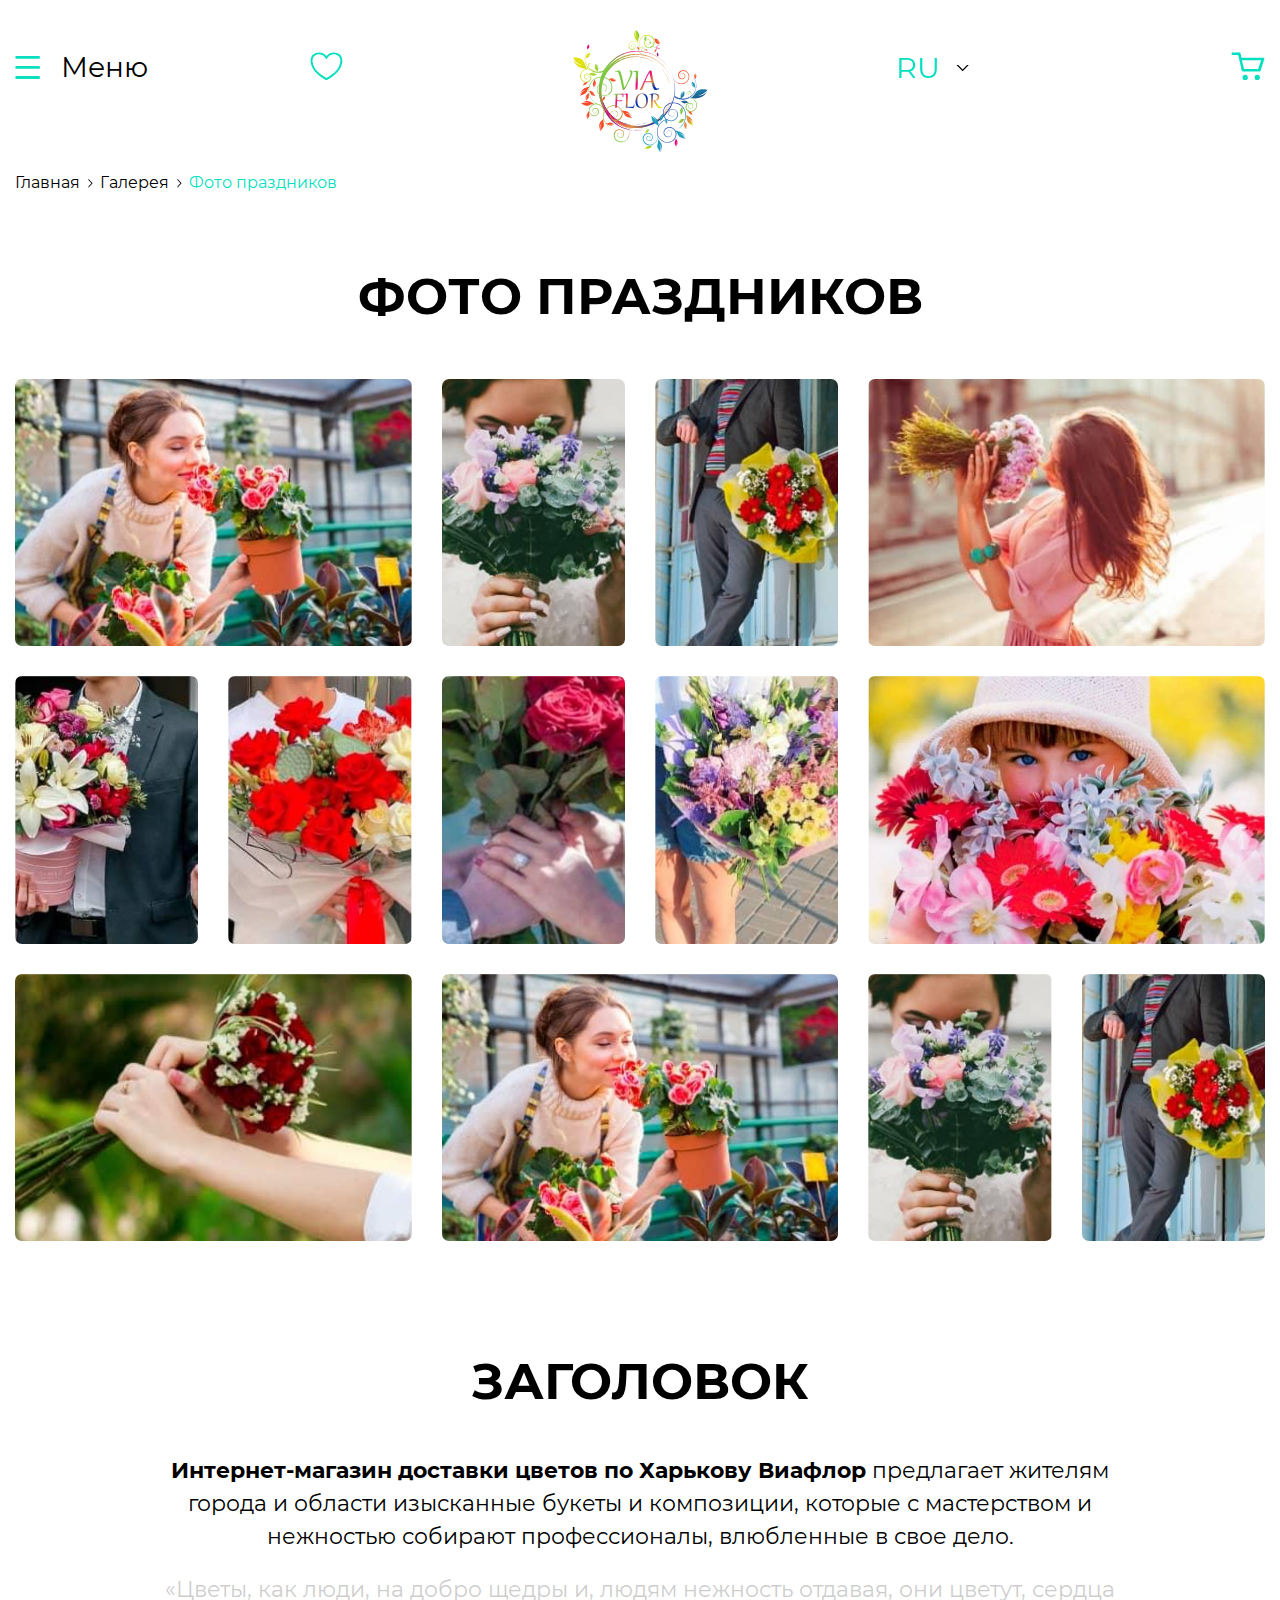
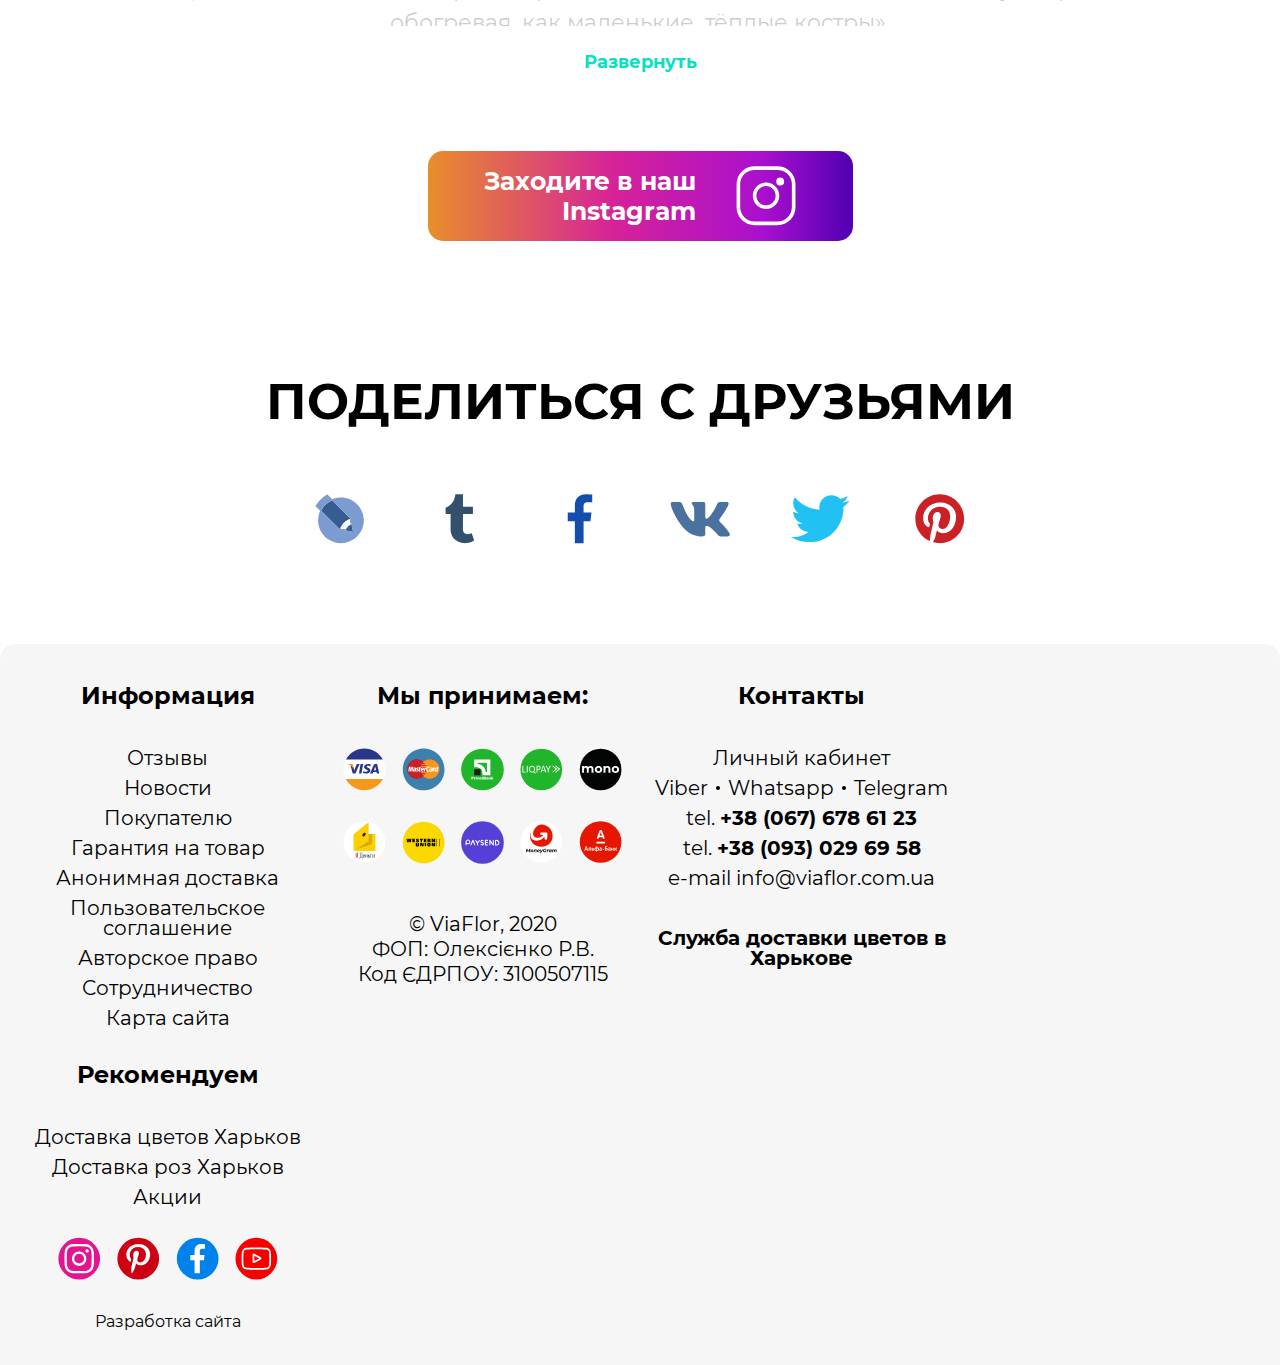
<file: photo.html>
<!DOCTYPE html>
<html lang="ru">
	 <head>
	<title>Фото</title>
	<meta charset="UTF-8">
	<meta name="format-detection" content="telephone=no">
	<link rel="stylesheet" href="css/style.min.css?_v=20220222195655">
	<link rel="shortcut icon" href="favicon.ico">
	<meta name="viewport" content="width=device-width, initial-scale=1.0">
</head>
	<body>
		<div class="wrapper">
			<header class="header">
	<div class="header__container _container">
		<div class="header__column">
			<div class="header__menu">
				<div class="header__menu-button">
					<svg width="100%" height="100%" viewBox="0 0 27 25" xmlns="http://www.w3.org/2000/svg" style="fill-rule:evenodd;clip-rule:evenodd;stroke-linejoin:round;stroke-miterlimit:2;"><g transform="matrix(1,0,0,1,-2375,-64)"><g transform="matrix(1,0,0,1.24762,2196.53,0)"><g transform="matrix(1,0,0,0.801524,167.762,39.2052)"><g transform="matrix(1,0,0,1,-1118.14,-12)"><path d="M1155,29.5C1155,28.672 1154.33,28 1153.5,28L1130.5,28C1129.67,28 1129,28.672 1129,29.5C1129,30.328 1129.67,31 1130.5,31L1153.5,31C1154.33,31 1155,30.328 1155,29.5Z"/></g><g transform="matrix(1,0,0,1,-1118.14,-1.5)"><path d="M1155,29.5C1155,28.672 1154.33,28 1153.5,28L1130.5,28C1129.67,28 1129,28.672 1129,29.5C1129,30.328 1129.67,31 1130.5,31L1153.5,31C1154.33,31 1155,30.328 1155,29.5Z"/></g>	<g transform="matrix(1,0,0,1,-1118.14,9)"><path d="M1155,29.5C1155,28.672 1154.33,28 1153.5,28L1130.5,28C1129.67,28 1129,28.672 1129,29.5C1129,30.328 1129.67,31 1130.5,31L1153.5,31C1154.33,31 1155,30.328 1155,29.5Z"/></g></g></g></g></svg>
					<span>Меню</span>
				</div>
			</div>
			<div class="header__favorite">
				<div class="header__favorite-button">
					<svg width="100%" height="100%" viewBox="0 0 34 30" xmlns="http://www.w3.org/2000/svg" style="fill-rule:evenodd;clip-rule:evenodd;stroke-linejoin:round;stroke-miterlimit:2;"><g transform="matrix(1,0,0,1,-2730,-66)"><g transform="matrix(1,0,0,1.24762,2196.53,0)"><g transform="matrix(0.503943,0,0,0.401429,-492.485,-0.918072)"><path d="M2069.5,142.43C2077.05,132.751 2089.85,133.286 2096.48,138.968C2103.49,144.976 2103.93,156.985 2096.92,168.999C2092.27,177.506 2080.42,186.08 2070.49,191.75C2069.88,192.1 2069.12,192.1 2068.51,191.75C2058.58,186.08 2046.73,177.506 2042.08,168.999C2035.07,156.985 2035.51,144.976 2042.52,138.968C2049.15,133.286 2061.95,132.751 2069.5,142.43ZM2069.5,187.718C2060.38,182.411 2049.77,174.779 2045.56,167.075L2045.53,167.025C2039.67,156.988 2039.27,147.004 2045.09,142.008C2050.33,137.521 2060.42,137.253 2066.38,144.896L2069.5,148.898L2072.62,144.896C2078.58,137.253 2088.67,137.521 2093.91,142.008C2099.74,147.004 2099.33,156.988 2093.5,166.977L2093.47,167.025C2089.23,174.778 2078.61,182.414 2069.5,187.718Z"/></g></g></g></svg>
				</div>
			</div>
		</div>

		<a href="index.html" class="header__logo">
			<img src="img/logo.svg?_v=1645552615620" alt="">
		</a>

		<div class="header__column">
			<div class="lang_c">
				<a class="lang_active" href="/">ru</a>
				<div class="lang_s">
					<a href="/ua/">ua</a>
					<a href="/ua/">en</a>
				</div>
			</div>
			<div class="header__basket">
				<div class="header__basket-button">
					<svg width="100%" height="100%" viewBox="0 0 34 30" xmlns="http://www.w3.org/2000/svg" style="fill-rule:evenodd;clip-rule:evenodd;stroke-linejoin:round;stroke-miterlimit:2;"><g transform="matrix(1,0,0,1,-3904,-66)"><g transform="matrix(1,0,0,1.24762,2196.53,0)"><g transform="matrix(1.36196,0,0,6.1244,1249.71,29.3252)"><g transform="matrix(1.12724,0,0,0.200926,-4158.86,0.173999)"><circle cx="3996.78" cy="35.418" r="1.774"/></g><g transform="matrix(1.12724,0,0,0.200926,-4149.72,0.173999)"><circle cx="3996.78" cy="35.418" r="1.774"/></g><g transform="matrix(1,0,0,0.178246,-3660.24,0)"><path d="M3996.35,22.629C3996.35,22.225 3996.68,21.897 3997.08,21.897C3998.7,21.897 4002.45,21.897 4002.45,21.897C4002.79,21.897 4003.09,22.126 4003.16,22.451L4003.9,25.951L4020.51,25.951C4020.74,25.951 4020.96,26.057 4021.1,26.237C4021.24,26.417 4021.28,26.65 4021.21,26.868L4018.37,35.931C4018.28,36.24 4017.99,36.453 4017.66,36.453L4004.88,36.453C4004.54,36.453 4004.24,36.223 4004.16,35.899L4001.38,23.897L3997.08,23.897C3996.89,23.897 3996.7,23.82 3996.56,23.682C3996.43,23.545 3996.35,23.359 3996.35,23.165C3996.35,22.99 3996.35,22.804 3996.35,22.629ZM4004.13,27.951L4005.87,34.453L4016.53,34.453L4018.79,27.951L4004.13,27.951Z"/></g></g></g></g></svg>
				</div>
			</div>
		</div>		
	</div>
</header>
			<section class="menu">
  <div class="menu__body">
    <div class="menu__close">
      <svg width="100%" height="100%" viewBox="0 0 27 25" xmlns="http://www.w3.org/2000/svg" style="fill-rule:evenodd;clip-rule:evenodd;stroke-linejoin:round;stroke-miterlimit:2;"><g transform="matrix(1,0,0,1,-401,-63)"><g transform="matrix(1,0,0,1,1391.38,41.0066)"><g transform="matrix(1,0,0,1.68758,-1003.64,4.54747e-13)"><g transform="matrix(0.966532,0.520689,-0.672689,0.438455,-1056.98,-587.107)"><path d="M1155,29.5C1155,28.672 1154.49,28 1153.85,28L1130.15,28C1129.52,28 1129,28.672 1129,29.5C1129,30.328 1129.52,31 1130.15,31L1153.85,31C1154.49,31 1155,30.328 1155,29.5Z"/></g><g transform="matrix(-0.966532,0.520689,0.672689,0.438455,1110.89,-587.107)"><path d="M1155,29.5C1155,28.672 1154.49,28 1153.85,28L1130.15,28C1129.52,28 1129,28.672 1129,29.5C1129,30.328 1129.52,31 1130.15,31L1153.85,31C1154.49,31 1155,30.328 1155,29.5Z"/></g></g></g></g></svg>
    </div>

    <div class="menu__content">
      <div class="menu__block">
        <h2 class="menu__title">Меню</h2>
        <ul class="menu__list">
          <li><a href="about.html" class="menu__link">О нас</a></li>
          <li><a href="order.html" class="menu__link">Покупателю</a></li>
          <li><a href="contacts.html" class="menu__link">Контакты</a></li>
          <li><a href="gallery.html" class="menu__link">Галерея</a></li>
        </ul>
      </div>

      <nav class="menu__catalog">
        <h2 class="menu__title">Магазин</h2>
        <ul class="menu__catalog-list" data-spollers data-one-spoller>
          <li>
            <div class="menu__catalog-item" data-spoller>
              <div class="menu__catalog-item-icon">
                <img src="img/icons/menu/icon01.svg?_v=1645552615620" alt="">
              </div>
              <div class="menu__catalog-item-text">Каталог букетов</div>
            </div>
            <ul class="menu__catalog-sublist">
              <li><a href="#" class="menu__catalog-link">Пионовидные розы</a></li>
              <li><a href="#" class="menu__catalog-link">Розы</a></li>
              <li><a href="#" class="menu__catalog-link">Кустовые розы</a></li>
              <li><a href="#" class="menu__catalog-link">Эустома</a></li>
              <li><a href="#" class="menu__catalog-link">Пионы</a></li>
            </ul>
          </li>

          <li>
            <div class="menu__catalog-item" data-spoller>
              <div class="menu__catalog-item-icon">
                <img src="img/icons/menu/icon02.svg?_v=1645552615620" alt="">
              </div>
              <div class="menu__catalog-item-text">Розы</div>
            </div>
            <ul class="menu__catalog-sublist">
              <li><a href="#" class="menu__catalog-link">Пионовидные розы</a></li>
              <li><a href="#" class="menu__catalog-link">Розы</a></li>
              <li><a href="#" class="menu__catalog-link">Кустовые розы</a></li>
              <li><a href="#" class="menu__catalog-link">Эустома</a></li>
              <li><a href="#" class="menu__catalog-link">Пионы</a></li>
            </ul>
          </li>

          <li>
            <div class="menu__catalog-item" data-spoller>
              <div class="menu__catalog-item-icon">
                <img src="img/icons/menu/icon03.svg?_v=1645552615620" alt="">
              </div>
              <div class="menu__catalog-item-text">Подарки</div>
            </div>
            <ul class="menu__catalog-sublist">
              <li><a href="#" class="menu__catalog-link">Пионовидные розы</a></li>
              <li><a href="#" class="menu__catalog-link">Розы</a></li>
              <li><a href="#" class="menu__catalog-link">Кустовые розы</a></li>
              <li><a href="#" class="menu__catalog-link">Эустома</a></li>
              <li><a href="#" class="menu__catalog-link">Пионы</a></li>
            </ul>
          </li>

          <li>
            <div class="menu__catalog-item" data-spoller>
              <div class="menu__catalog-item-icon">
                <img src="img/icons/menu/icon04.svg?_v=1645552615620" alt="">
              </div>
              <div class="menu__catalog-item-text">Букеты к поводу</div>
            </div>
            <ul class="menu__catalog-sublist">
              <li><a href="#" class="menu__catalog-link">Пионовидные розы</a></li>
              <li><a href="#" class="menu__catalog-link">Розы</a></li>
              <li><a href="#" class="menu__catalog-link">Кустовые розы</a></li>
              <li><a href="#" class="menu__catalog-link">Эустома</a></li>
              <li><a href="#" class="menu__catalog-link">Пионы</a></li>
            </ul>
          </li>

          <li>
            <div class="menu__catalog-item" data-spoller>
              <div class="menu__catalog-item-icon">
                <img src="img/icons/menu/icon05.svg?_v=1645552615620" alt="">
              </div>
              <div class="menu__catalog-item-text">Тематические букеты</div>
            </div>
            <ul class="menu__catalog-sublist">
              <li><a href="#" class="menu__catalog-link">Пионовидные розы</a></li>
              <li><a href="#" class="menu__catalog-link">Розы</a></li>
              <li><a href="#" class="menu__catalog-link">Кустовые розы</a></li>
              <li><a href="#" class="menu__catalog-link">Эустома</a></li>
              <li><a href="#" class="menu__catalog-link">Пионы</a></li>
            </ul>
          </li>

          <li>
            <div class="menu__catalog-item" data-spoller>
              <div class="menu__catalog-item-icon">
                <img src="img/icons/menu/icon06.svg?_v=1645552615620" alt="">
              </div>
              <div class="menu__catalog-item-text">Авторские букеты</div>
            </div>
            <ul class="menu__catalog-sublist">
              <li><a href="#" class="menu__catalog-link">Пионовидные розы</a></li>
              <li><a href="#" class="menu__catalog-link">Розы</a></li>
              <li><a href="#" class="menu__catalog-link">Кустовые розы</a></li>
              <li><a href="#" class="menu__catalog-link">Эустома</a></li>
              <li><a href="#" class="menu__catalog-link">Пионы</a></li>
            </ul>
          </li>

          <li>
            <div class="menu__catalog-item" data-spoller>
              <div class="menu__catalog-item-icon">
                <img src="img/icons/menu/icon07.svg?_v=1645552615620" alt="">
              </div>
              <div class="menu__catalog-item-text">Цветочные композиции</div>
            </div>
            <ul class="menu__catalog-sublist">
              <li><a href="#" class="menu__catalog-link">Пионовидные розы</a></li>
              <li><a href="#" class="menu__catalog-link">Розы</a></li>
              <li><a href="#" class="menu__catalog-link">Кустовые розы</a></li>
              <li><a href="#" class="menu__catalog-link">Эустома</a></li>
              <li><a href="#" class="menu__catalog-link">Пионы</a></li>
            </ul>
          </li>

          <li>
            <div class="menu__catalog-item" data-spoller>
              <div class="menu__catalog-item-icon">
                <img src="img/icons/menu/icon08.svg?_v=1645552615620" alt="">
              </div>
              <div class="menu__catalog-item-text">Фруктовые композиции</div>
            </div>
            <ul class="menu__catalog-sublist">
              <li><a href="#" class="menu__catalog-link">Пионовидные розы</a></li>
              <li><a href="#" class="menu__catalog-link">Розы</a></li>
              <li><a href="#" class="menu__catalog-link">Кустовые розы</a></li>
              <li><a href="#" class="menu__catalog-link">Эустома</a></li>
              <li><a href="#" class="menu__catalog-link">Пионы</a></li>
            </ul>
          </li>

          <li>
            <div class="menu__catalog-item" data-spoller>
              <div class="menu__catalog-item-icon">
                <img src="img/icons/menu/icon09.svg?_v=1645552615620" alt="">
              </div>
              <div class="menu__catalog-item-text">Акции</div>
            </div>
            <ul class="menu__catalog-sublist">
              <li><a href="#" class="menu__catalog-link">Пионовидные розы</a></li>
              <li><a href="#" class="menu__catalog-link">Розы</a></li>
              <li><a href="#" class="menu__catalog-link">Кустовые розы</a></li>
              <li><a href="#" class="menu__catalog-link">Эустома</a></li>
              <li><a href="#" class="menu__catalog-link">Пионы</a></li>
            </ul>
          </li>

          <li>
            <div class="menu__catalog-item" data-spoller>
              <div class="menu__catalog-item-icon">
                <img src="img/icons/menu/icon10.svg?_v=1645552615620" alt="">
              </div>
              <div class="menu__catalog-item-text">Комнатные цветы</div>
            </div>
            <ul class="menu__catalog-sublist">
              <li><a href="#" class="menu__catalog-link">Пионовидные розы</a></li>
              <li><a href="#" class="menu__catalog-link">Розы</a></li>
              <li><a href="#" class="menu__catalog-link">Кустовые розы</a></li>
              <li><a href="#" class="menu__catalog-link">Эустома</a></li>
              <li><a href="#" class="menu__catalog-link">Пионы</a></li>
            </ul>
          </li>

          <li>
            <div class="menu__catalog-item" data-spoller>
              <div class="menu__catalog-item-icon">
                <img src="img/icons/menu/icon11.svg?_v=1645552615620" alt="">
              </div>
              <div class="menu__catalog-item-text">Цветы поштучно</div>
            </div>
            <ul class="menu__catalog-sublist">
              <li><a href="#" class="menu__catalog-link">Пионовидные розы</a></li>
              <li><a href="#" class="menu__catalog-link">Розы</a></li>
              <li><a href="#" class="menu__catalog-link">Кустовые розы</a></li>
              <li><a href="#" class="menu__catalog-link">Эустома</a></li>
              <li><a href="#" class="menu__catalog-link">Пионы</a></li>
            </ul>
          </li>

          <li>
            <div class="menu__catalog-item" data-spoller>
              <div class="menu__catalog-item-icon">
                <img src="img/icons/menu/icon12.svg?_v=1645552615620" alt="">
              </div>
              <div class="menu__catalog-item-text">Цветы оптом</div>
            </div>
            <ul class="menu__catalog-sublist">
              <li><a href="#" class="menu__catalog-link">Пионовидные розы</a></li>
              <li><a href="#" class="menu__catalog-link">Розы</a></li>
              <li><a href="#" class="menu__catalog-link">Кустовые розы</a></li>
              <li><a href="#" class="menu__catalog-link">Эустома</a></li>
              <li><a href="#" class="menu__catalog-link">Пионы</a></li>
            </ul>
          </li>

          <li>
            <div class="menu__catalog-item" data-spoller>
              <div class="menu__catalog-item-icon">
                <img src="img/icons/menu/icon13.svg?_v=1645552615620" alt="">
              </div>
              <div class="menu__catalog-item-text">Доставка по городам</div>
            </div>
            <ul class="menu__catalog-sublist">
              <li><a href="#" class="menu__catalog-link">Пионовидные розы</a></li>
              <li><a href="#" class="menu__catalog-link">Розы</a></li>
              <li><a href="#" class="menu__catalog-link">Кустовые розы</a></li>
              <li><a href="#" class="menu__catalog-link">Эустома</a></li>
              <li><a href="#" class="menu__catalog-link">Пионы</a></li>
            </ul>
          </li>

          <li>
            <div class="menu__catalog-item" data-spoller>
              <div class="menu__catalog-item-icon">
                <img src="img/icons/menu/icon14.svg?_v=1645552615620" alt="">
              </div>
              <div class="menu__catalog-item-text">Фотогалерея букетов</div>
            </div>
            <ul class="menu__catalog-sublist">
              <li><a href="#" class="menu__catalog-link">Пионовидные розы</a></li>
              <li><a href="#" class="menu__catalog-link">Розы</a></li>
              <li><a href="#" class="menu__catalog-link">Кустовые розы</a></li>
              <li><a href="#" class="menu__catalog-link">Эустома</a></li>
              <li><a href="#" class="menu__catalog-link">Пионы</a></li>
            </ul>
          </li>
        </ul>
      </nav>

      <a href="#" class="menu__user">
        <img src="img/icons/user.svg?_v=1645552615620" alt="">
        <span>Личный кабинет</span>
      </a>

      <div class="menu__currency">
        <div class="menu__currency-text">Валюта: UAH / Гривна</div>
        <div class="menu__currency-select">
          <div class="menu__currency-item">&#36;</div>
          <div class="menu__currency-item">&#8372;</div>
          <div class="menu__currency-item">&#8381;</div>
        </div>
      </div>

      <div class="menu__socials">
        <a href="#" class="menu__social">
          <img src="img/icons/contact/viber.svg?_v=1645552615620" alt="">
        </a>
        <a href="#" class="menu__social">
          <img src="img/icons/contact/whatsapp.svg?_v=1645552615620" alt="">
        </a>
        <a href="#" class="menu__social">
          <img src="img/icons/contact/telegram.svg?_v=1645552615620" alt="">
        </a>
      </div>

      <div class="menu__contacts">
        <h2 class="menu__title">Обратный звонок</h2>
        <a href="tel:380996392621" class="menu__contact">
          <img src="img/icons/contact/life.svg?_v=1645552615620" alt="">+38 (099) 63 92 621
        </a>
        <a href="tel:380676786123" class="menu__contact">
          <img src="img/icons/contact/kiyvstar.svg?_v=1645552615620" alt="">+38 (067) 67 86 123
        </a>
        <a href="tel:380930296958" class="menu__contact">
          <img src="img/icons/contact/vodafone.svg?_v=1645552615620" alt="">+38 (093) 02 96 958
        </a>
        <a href="mailto:info@viaflor.com.ua" class="menu__contact">
          <img src="img/icons/contact/email.svg?_v=1645552615620" alt="">info@viaflor.com.ua
        </a>
      </div>
    </div>
  </div>
</section>
			<main class="page">
        <div class="breadcrumbs">
          <div class="_container">
            <ul class="breadcrumbs__list">
              <li><a href="index.html" class="breadcrumbs__item">Главная</a></li>
              <li><a href="gallery.html" class="breadcrumbs__item">Галерея</a></li>
              <li>Фото праздников</li>
            </ul>
          </div>
        </div>

        <section class="photo">
          <div class="_container">
            <h1 class="photo__title">Фото праздников</h1>
            <div class="photo__body _gallery">
              <div class="gutter-width"></div>
              <a href="img/photos/image01.jpg" class="photo__item photo__item_full">
                <div class="photo__item-wrap">
                  <img src="img/photos/image01.jpg?_v=1645552615620" alt="">
                </div>
              </a>
              <a href="img/photos/image02.jpg" class="photo__item">
                <div class="photo__item-wrap">
                  <img src="img/photos/image02.jpg?_v=1645552615620" alt="">
                </div>
              </a>
              <a href="img/photos/image03.jpg" class="photo__item">
                <div class="photo__item-wrap">
                  <img src="img/photos/image03.jpg?_v=1645552615620" alt="">
                </div>
              </a>
              <a href="img/photos/image04.jpg" class="photo__item photo__item_full">
                <div class="photo__item-wrap">
                  <img src="img/photos/image04.jpg?_v=1645552615620" alt="">
                </div>
              </a>
              <a href="img/photos/image05.jpg" class="photo__item">
                <div class="photo__item-wrap">
                  <img src="img/photos/image05.jpg?_v=1645552615620" alt="">
                </div>
              </a>
              <a href="img/photos/image06.jpg" class="photo__item">
                <div class="photo__item-wrap">
                  <img src="img/photos/image06.jpg?_v=1645552615620" alt="">
                </div>
              </a>
              <a href="img/photos/image07.jpg" class="photo__item">
                <div class="photo__item-wrap">
                  <img src="img/photos/image07.jpg?_v=1645552615620" alt="">
                </div>
              </a>
              <a href="img/photos/image08.jpg" class="photo__item">
                <div class="photo__item-wrap">
                  <img src="img/photos/image08.jpg?_v=1645552615620" alt="">
                </div>
              </a>
              <a href="img/photos/image09.jpg" class="photo__item photo__item_full">
                <div class="photo__item-wrap">
                  <img src="img/photos/image09.jpg?_v=1645552615620" alt="">
                </div>
              </a>
              <a href="img/photos/image10.jpg" class="photo__item photo__item_full">
                <div class="photo__item-wrap">
                  <img src="img/photos/image10.jpg?_v=1645552615620" alt="">
                </div>
              </a>
              <a href="img/photos/image01.jpg" class="photo__item photo__item_full">
                <div class="photo__item-wrap">
                  <img src="img/photos/image01.jpg?_v=1645552615620" alt="">
                </div>
              </a>
              <a href="img/photos/image02.jpg" class="photo__item">
                <div class="photo__item-wrap">
                  <img src="img/photos/image02.jpg?_v=1645552615620" alt="">
                </div>
              </a>
              <a href="img/photos/image03.jpg" class="photo__item">
                <div class="photo__item-wrap">
                  <img src="img/photos/image03.jpg?_v=1645552615620" alt="">
                </div>
              </a>
            </div>
          </div>
        </section>

        <section class="article">
					<div class="_container">
						<div class="article__content">
							<h2>Заголовок</h2>
							<p><strong>Интернет-магазин доставки цветов по Харькову Виафлор</strong> предлагает жителям города и области изысканные букеты и композиции, которые с мастерством и нежностью собирают профессионалы, влюбленные в свое дело.</p>
							<p>«Цветы, как люди, на добро щедры и, людям нежность отдавая, они цветут, сердца обогревая, как маленькие, тёплые костры».</p>
							<p>В этих прекрасных словах поэта и прозаика Жане Киримизе заключен огромный смысл. Цветы, действительно, заключают в себе и доброту, и любовь, и радость и печаль, они</p>
						</div>
						<div class="article__button">Развернуть</div>
					</div>
				</section>

				<section class="contact">
					<div class="_container">
						<a href="#" class="contact__button">
							<span class="contact__button-text">Заходите в наш <br> Instagram</span>
							<span class="contact__button-image">
								<img src="img/icons/social/instagram.svg?_v=1645552615620" alt="">
							</span>
						</a>

						<h2 class="contact__title">ПОДЕЛИТЬСЯ С ДРУЗЬЯМИ</h2>

						<div class="contact__socials">
							<a href="#" class="contact__social">
								<img src="img/icons/social/liveJournal.svg?_v=1645552615620" alt="">
							</a>
							<a href="#" class="contact__social">
								<img src="img/icons/social/telegram.svg?_v=1645552615620" alt="">
							</a>
							<a href="#" class="contact__social">
								<img src="img/icons/social/facebook.svg?_v=1645552615620" alt="">
							</a>
							<a href="#" class="contact__social">
								<img src="img/icons/social/vk.svg?_v=1645552615620" alt="">
							</a>
							<a href="#" class="contact__social">
								<img src="img/icons/social/twiter.svg?_v=1645552615620" alt="">
							</a>
							<a href="#" class="contact__social">
								<img src="img/icons/social/printerest.svg?_v=1645552615620" alt="">
							</a>
						</div>
					</div>
				</section>
			</main>
			<footer class="footer">
	<div class="_container">
		<div class="footer__body">
			<div class="footer__column">
				<h2 class="footer__title">Информация</h2>
				<ul class="footer__list">
					<li><a href="feedback.html" class="footer__link">Отзывы</a></li>
					<li><a href="news.html" class="footer__link">Новости</a></li>
					<li><a href="order.html" class="footer__link">Покупателю</a></li>
					<li><a href="#" class="footer__link">Гарантия на товар</a></li>
					<li><a href="#" class="footer__link">Анонимная доставка</a></li>
					<li><a href="#" class="footer__link">Пользовательское соглашение</a></li>
					<li><a href="#" class="footer__link">Авторское право</a></li>
					<li><a href="#" class="footer__link">Сотрудничество</a></li>
					<li><a href="#" class="footer__link">Карта сайта</a></li>
				</ul>
			</div>

			<div class="footer__column">
				<h2 class="footer__title">Мы принимаем:</h2>
				<div class="footer__payment">
					<div class="footer__payment-item">
						<img src="img/icons/pay/image01.svg?_v=1645552615620" alt="">
					</div>
					<div class="footer__payment-item">
						<img src="img/icons/pay/image02.svg?_v=1645552615620" alt="">
					</div>
					<div class="footer__payment-item">
						<img src="img/icons/pay/image03.svg?_v=1645552615620" alt="">
					</div>
					<div class="footer__payment-item">
						<img src="img/icons/pay/image04.svg?_v=1645552615620" alt="">
					</div>
					<div class="footer__payment-item">
						<img src="img/icons/pay/image05.svg?_v=1645552615620" alt="">
					</div>
					<div class="footer__payment-item">
						<img src="img/icons/pay/image06.svg?_v=1645552615620" alt="">
					</div>
					<div class="footer__payment-item">
						<img src="img/icons/pay/image07.svg?_v=1645552615620" alt="">
					</div>
					<div class="footer__payment-item">
						<img src="img/icons/pay/image08.svg?_v=1645552615620" alt="">
					</div>
					<div class="footer__payment-item">
						<img src="img/icons/pay/image09.svg?_v=1645552615620" alt="">
					</div>
					<div class="footer__payment-item">
						<img src="img/icons/pay/image10.svg?_v=1645552615620" alt="">
					</div>
				</div>
				<ul class="footer__list footer__list_info">
					<li><span class="footer__link">© ViaFlor, 2020</span></li>
					<li><span class="footer__link">ФОП: Олексiєнко Р.В.</span></li>
					<li><span class="footer__link">Код ЄДРПОУ: 3100507115</span></li>
				</ul>
			</div>

			<div class="footer__column">
				<h2 class="footer__title">Контакты</h2>
				<ul class="footer__list">
					<li><a href="#" class="footer__link">Личный кабинет</a></li>
					<li class="footer__link-block">
						<a href="#" class="footer__link">Viber</a>
						<a href="#" class="footer__link">Whatsapp</a>
						<a href="#" class="footer__link">Telegram</a>
					</li>
					<li>
						<span class="footer__link-label">tel. </span>
						<a href="tel:380676786123" class="footer__link"><strong>+38 (067) 678 61 23</strong></a>
					</li>
					<li>
						<span class="footer__link-label">tel. </span>
						<a href="tel:380930296958" class="footer__link"><strong>+38 (093) 029 69 58</strong></a>
					</li>
					<li>
						<span class="footer__link-label">e-mail </span>
						<a href="mailto:info@viaflor.com.ua" class="footer__link">info@viaflor.com.ua</a>
					</li>
				</ul>
				<div class="footer__label">Служба доставки цветов в Харькове</div>
			</div>

			<div class="footer__column">
				<h2 class="footer__title">Рекомендуем</h2>
				<ul class="footer__list">
					<li><a href="#" class="footer__link">Доставка цветов Харьков</a></li>
					<li><a href="#" class="footer__link">Доставка роз Харьков</a></li>
					<li><a href="#" class="footer__link">Акции</a></li>
				</ul>
				<div class="footer__contacts">
					<a href="#" class="footer__contact">
						<img src="img/icons/social-footer/instagram.svg?_v=1645552615620" alt="">
					</a>
					<a href="#" class="footer__contact">
						<img src="img/icons/social-footer/printerest.svg?_v=1645552615620" alt="">
					</a>
					<a href="#" class="footer__contact">
						<img src="img/icons/social-footer/facebook.svg?_v=1645552615620" alt="">
					</a>
					<a href="#" class="footer__contact">
						<img src="img/icons/social-footer/youtube.svg?_v=1645552615620" alt="">
					</a>
				</div>
				<a href="#" class="footer__author">Разработка сайта</a>
			</div>
		</div>
	</div>
</footer>
		</div>
		<script src="js/vendors.min.js?_v=20220222195655"></script>
<script src="js/app.min.js?_v=20220222195655"></script>

	</body>
</html>
</file>
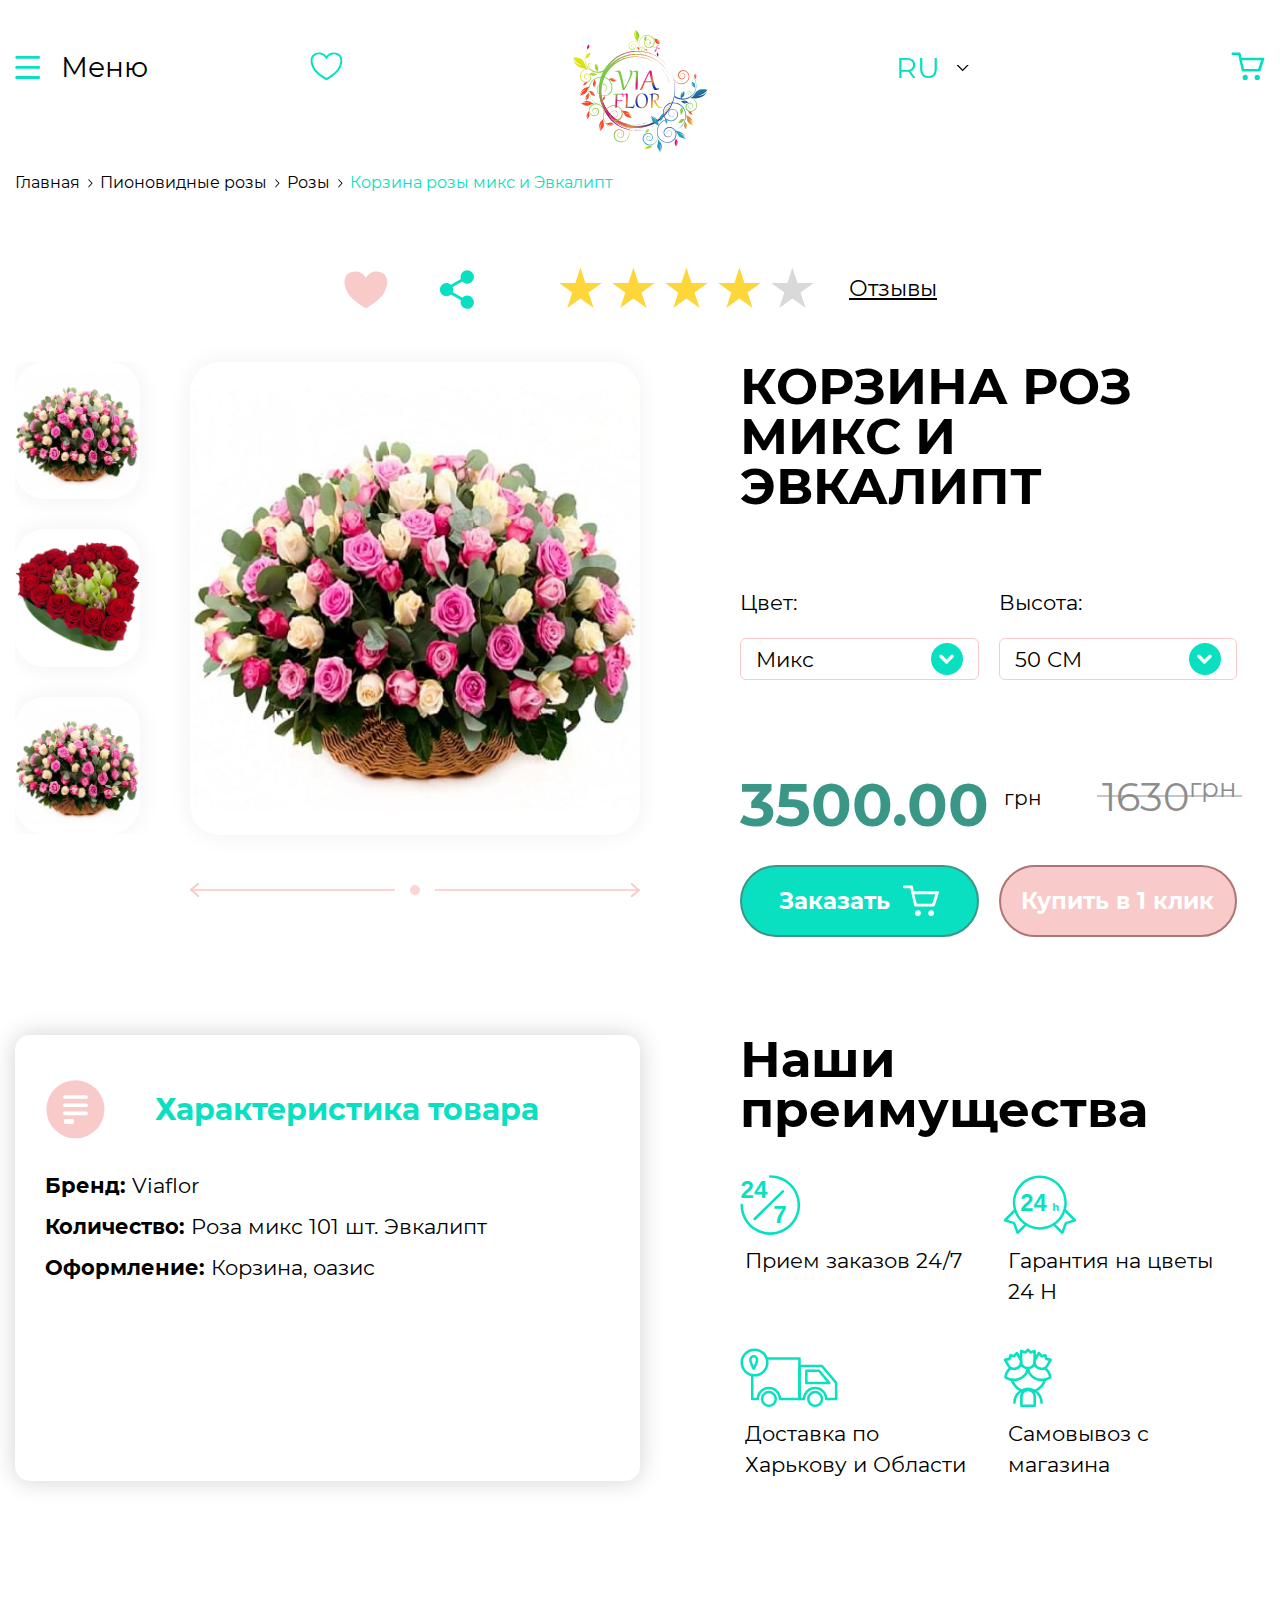
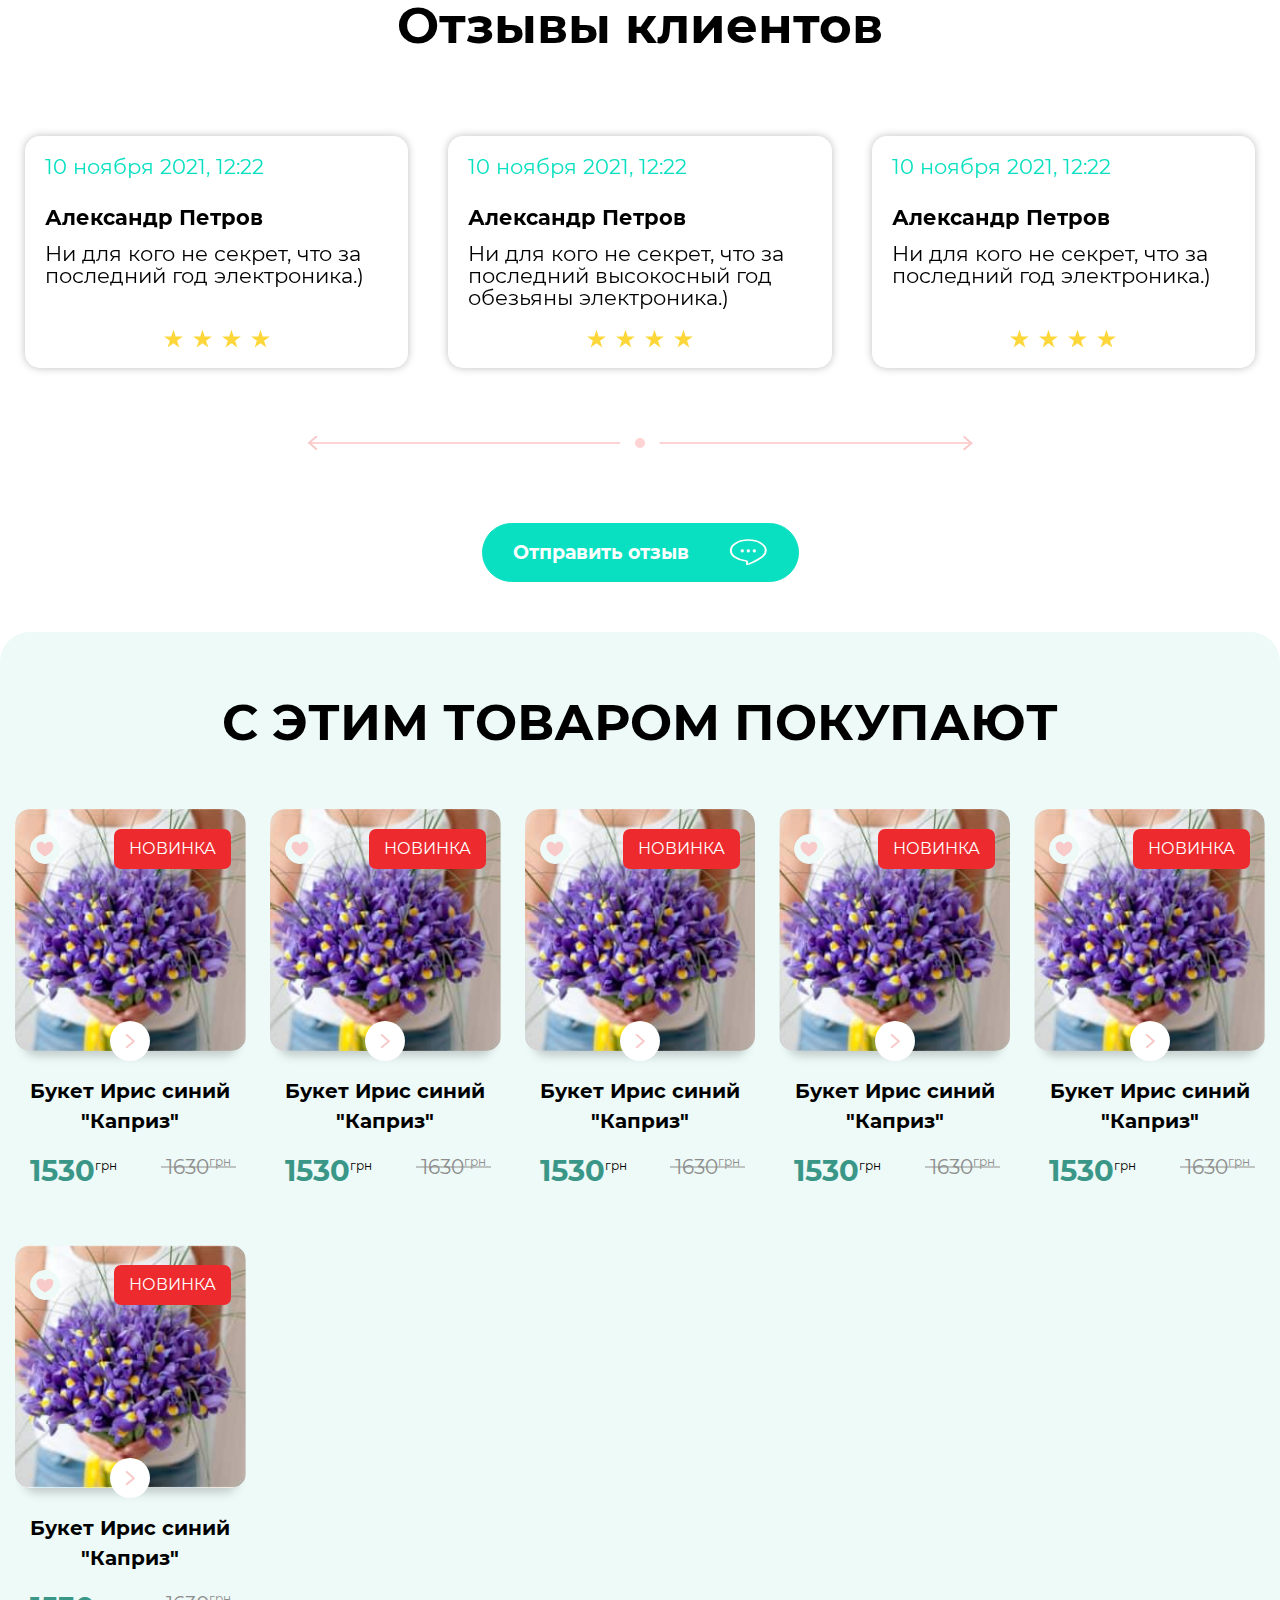
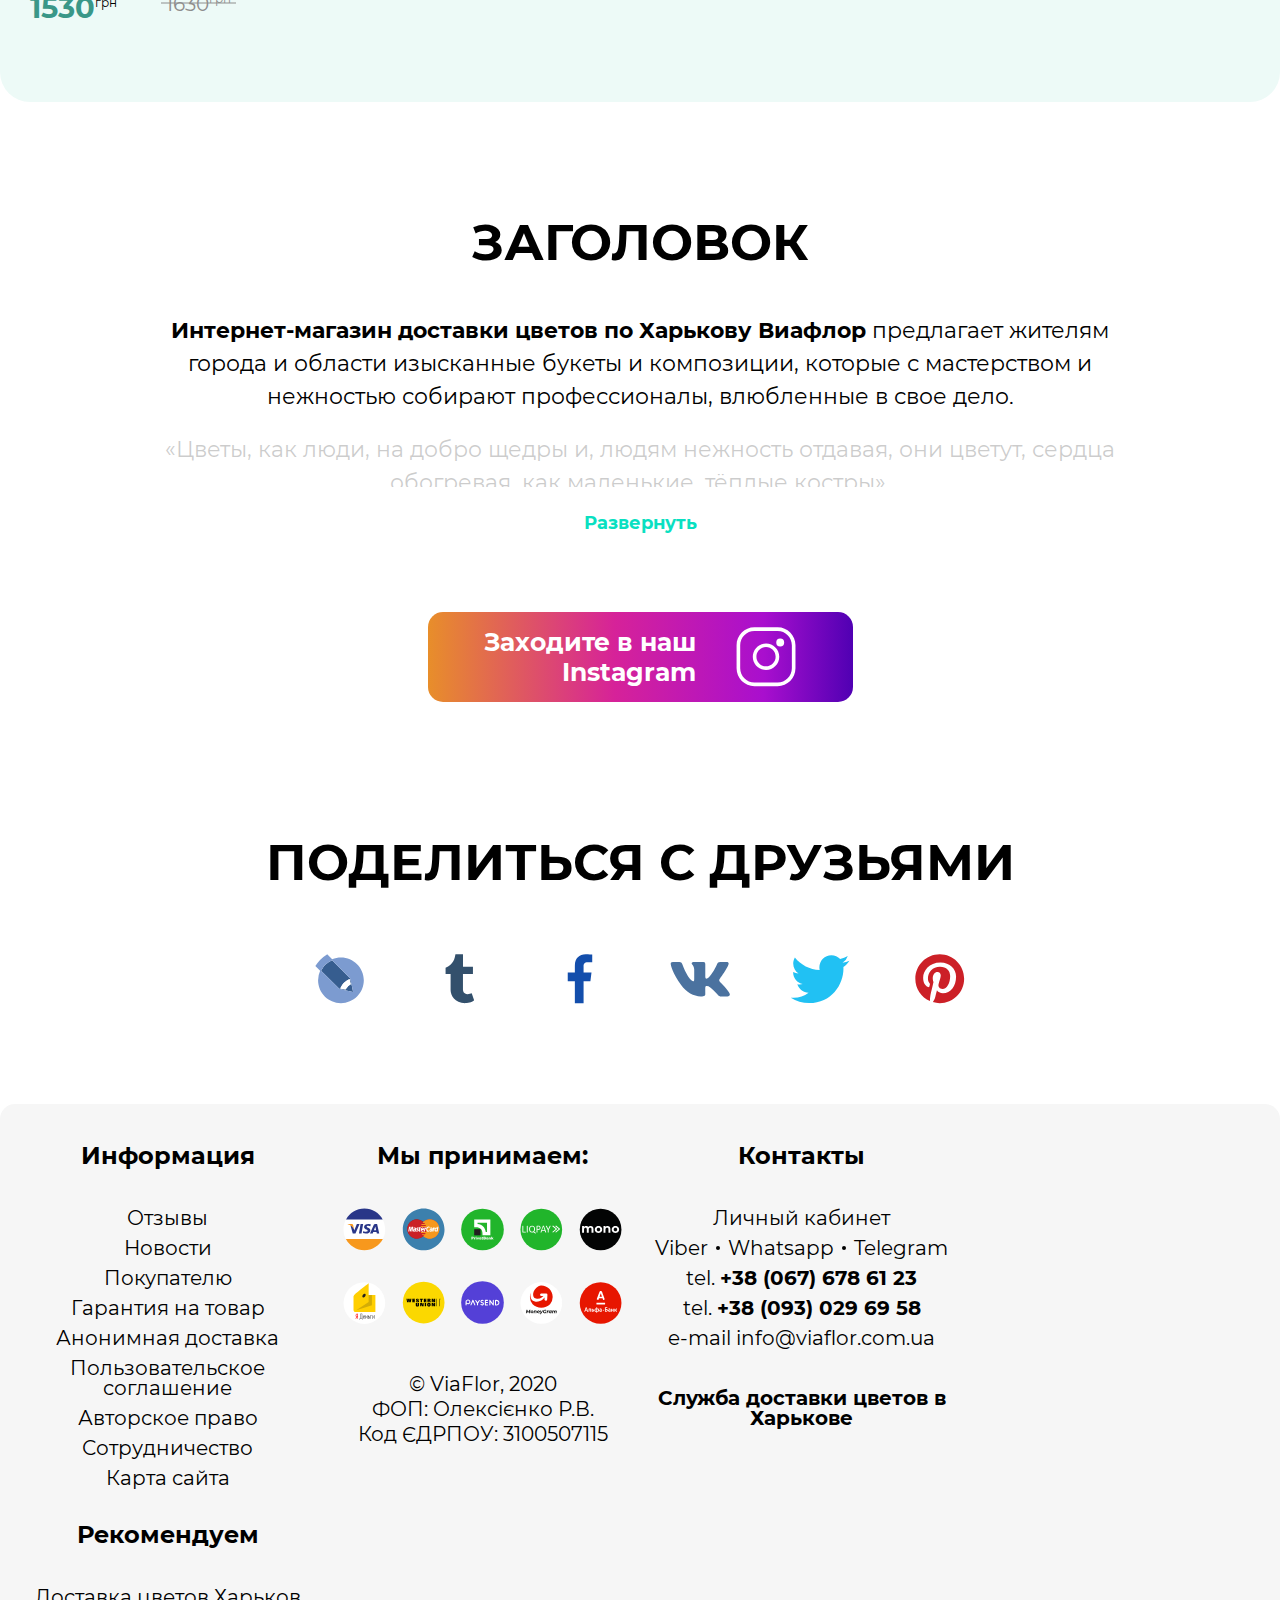
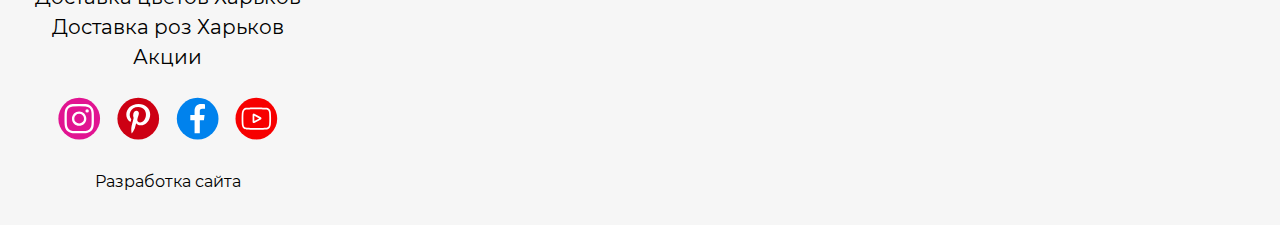
<file: product.html>
<!DOCTYPE html>
<html lang="ru">
	 <head>
	<title>Корзина розы микс и Эвкалипт</title>
	<meta charset="UTF-8">
	<meta name="format-detection" content="telephone=no">
	<link rel="stylesheet" href="css/style.min.css?_v=20220222195655">
	<link rel="shortcut icon" href="favicon.ico">
	<meta name="viewport" content="width=device-width, initial-scale=1.0">
</head>
	<body>
		<div class="wrapper">
			<header class="header">
	<div class="header__container _container">
		<div class="header__column">
			<div class="header__menu">
				<div class="header__menu-button">
					<svg width="100%" height="100%" viewBox="0 0 27 25" xmlns="http://www.w3.org/2000/svg" style="fill-rule:evenodd;clip-rule:evenodd;stroke-linejoin:round;stroke-miterlimit:2;"><g transform="matrix(1,0,0,1,-2375,-64)"><g transform="matrix(1,0,0,1.24762,2196.53,0)"><g transform="matrix(1,0,0,0.801524,167.762,39.2052)"><g transform="matrix(1,0,0,1,-1118.14,-12)"><path d="M1155,29.5C1155,28.672 1154.33,28 1153.5,28L1130.5,28C1129.67,28 1129,28.672 1129,29.5C1129,30.328 1129.67,31 1130.5,31L1153.5,31C1154.33,31 1155,30.328 1155,29.5Z"/></g><g transform="matrix(1,0,0,1,-1118.14,-1.5)"><path d="M1155,29.5C1155,28.672 1154.33,28 1153.5,28L1130.5,28C1129.67,28 1129,28.672 1129,29.5C1129,30.328 1129.67,31 1130.5,31L1153.5,31C1154.33,31 1155,30.328 1155,29.5Z"/></g>	<g transform="matrix(1,0,0,1,-1118.14,9)"><path d="M1155,29.5C1155,28.672 1154.33,28 1153.5,28L1130.5,28C1129.67,28 1129,28.672 1129,29.5C1129,30.328 1129.67,31 1130.5,31L1153.5,31C1154.33,31 1155,30.328 1155,29.5Z"/></g></g></g></g></svg>
					<span>Меню</span>
				</div>
			</div>
			<div class="header__favorite">
				<div class="header__favorite-button">
					<svg width="100%" height="100%" viewBox="0 0 34 30" xmlns="http://www.w3.org/2000/svg" style="fill-rule:evenodd;clip-rule:evenodd;stroke-linejoin:round;stroke-miterlimit:2;"><g transform="matrix(1,0,0,1,-2730,-66)"><g transform="matrix(1,0,0,1.24762,2196.53,0)"><g transform="matrix(0.503943,0,0,0.401429,-492.485,-0.918072)"><path d="M2069.5,142.43C2077.05,132.751 2089.85,133.286 2096.48,138.968C2103.49,144.976 2103.93,156.985 2096.92,168.999C2092.27,177.506 2080.42,186.08 2070.49,191.75C2069.88,192.1 2069.12,192.1 2068.51,191.75C2058.58,186.08 2046.73,177.506 2042.08,168.999C2035.07,156.985 2035.51,144.976 2042.52,138.968C2049.15,133.286 2061.95,132.751 2069.5,142.43ZM2069.5,187.718C2060.38,182.411 2049.77,174.779 2045.56,167.075L2045.53,167.025C2039.67,156.988 2039.27,147.004 2045.09,142.008C2050.33,137.521 2060.42,137.253 2066.38,144.896L2069.5,148.898L2072.62,144.896C2078.58,137.253 2088.67,137.521 2093.91,142.008C2099.74,147.004 2099.33,156.988 2093.5,166.977L2093.47,167.025C2089.23,174.778 2078.61,182.414 2069.5,187.718Z"/></g></g></g></svg>
				</div>
			</div>
		</div>

		<a href="index.html" class="header__logo">
			<img src="img/logo.svg?_v=1645552615620" alt="">
		</a>

		<div class="header__column">
			<div class="lang_c">
				<a class="lang_active" href="/">ru</a>
				<div class="lang_s">
					<a href="/ua/">ua</a>
					<a href="/ua/">en</a>
				</div>
			</div>
			<div class="header__basket">
				<div class="header__basket-button">
					<svg width="100%" height="100%" viewBox="0 0 34 30" xmlns="http://www.w3.org/2000/svg" style="fill-rule:evenodd;clip-rule:evenodd;stroke-linejoin:round;stroke-miterlimit:2;"><g transform="matrix(1,0,0,1,-3904,-66)"><g transform="matrix(1,0,0,1.24762,2196.53,0)"><g transform="matrix(1.36196,0,0,6.1244,1249.71,29.3252)"><g transform="matrix(1.12724,0,0,0.200926,-4158.86,0.173999)"><circle cx="3996.78" cy="35.418" r="1.774"/></g><g transform="matrix(1.12724,0,0,0.200926,-4149.72,0.173999)"><circle cx="3996.78" cy="35.418" r="1.774"/></g><g transform="matrix(1,0,0,0.178246,-3660.24,0)"><path d="M3996.35,22.629C3996.35,22.225 3996.68,21.897 3997.08,21.897C3998.7,21.897 4002.45,21.897 4002.45,21.897C4002.79,21.897 4003.09,22.126 4003.16,22.451L4003.9,25.951L4020.51,25.951C4020.74,25.951 4020.96,26.057 4021.1,26.237C4021.24,26.417 4021.28,26.65 4021.21,26.868L4018.37,35.931C4018.28,36.24 4017.99,36.453 4017.66,36.453L4004.88,36.453C4004.54,36.453 4004.24,36.223 4004.16,35.899L4001.38,23.897L3997.08,23.897C3996.89,23.897 3996.7,23.82 3996.56,23.682C3996.43,23.545 3996.35,23.359 3996.35,23.165C3996.35,22.99 3996.35,22.804 3996.35,22.629ZM4004.13,27.951L4005.87,34.453L4016.53,34.453L4018.79,27.951L4004.13,27.951Z"/></g></g></g></g></svg>
				</div>
			</div>
		</div>		
	</div>
</header>
			<section class="menu">
  <div class="menu__body">
    <div class="menu__close">
      <svg width="100%" height="100%" viewBox="0 0 27 25" xmlns="http://www.w3.org/2000/svg" style="fill-rule:evenodd;clip-rule:evenodd;stroke-linejoin:round;stroke-miterlimit:2;"><g transform="matrix(1,0,0,1,-401,-63)"><g transform="matrix(1,0,0,1,1391.38,41.0066)"><g transform="matrix(1,0,0,1.68758,-1003.64,4.54747e-13)"><g transform="matrix(0.966532,0.520689,-0.672689,0.438455,-1056.98,-587.107)"><path d="M1155,29.5C1155,28.672 1154.49,28 1153.85,28L1130.15,28C1129.52,28 1129,28.672 1129,29.5C1129,30.328 1129.52,31 1130.15,31L1153.85,31C1154.49,31 1155,30.328 1155,29.5Z"/></g><g transform="matrix(-0.966532,0.520689,0.672689,0.438455,1110.89,-587.107)"><path d="M1155,29.5C1155,28.672 1154.49,28 1153.85,28L1130.15,28C1129.52,28 1129,28.672 1129,29.5C1129,30.328 1129.52,31 1130.15,31L1153.85,31C1154.49,31 1155,30.328 1155,29.5Z"/></g></g></g></g></svg>
    </div>

    <div class="menu__content">
      <div class="menu__block">
        <h2 class="menu__title">Меню</h2>
        <ul class="menu__list">
          <li><a href="about.html" class="menu__link">О нас</a></li>
          <li><a href="order.html" class="menu__link">Покупателю</a></li>
          <li><a href="contacts.html" class="menu__link">Контакты</a></li>
          <li><a href="gallery.html" class="menu__link">Галерея</a></li>
        </ul>
      </div>

      <nav class="menu__catalog">
        <h2 class="menu__title">Магазин</h2>
        <ul class="menu__catalog-list" data-spollers data-one-spoller>
          <li>
            <div class="menu__catalog-item" data-spoller>
              <div class="menu__catalog-item-icon">
                <img src="img/icons/menu/icon01.svg?_v=1645552615620" alt="">
              </div>
              <div class="menu__catalog-item-text">Каталог букетов</div>
            </div>
            <ul class="menu__catalog-sublist">
              <li><a href="#" class="menu__catalog-link">Пионовидные розы</a></li>
              <li><a href="#" class="menu__catalog-link">Розы</a></li>
              <li><a href="#" class="menu__catalog-link">Кустовые розы</a></li>
              <li><a href="#" class="menu__catalog-link">Эустома</a></li>
              <li><a href="#" class="menu__catalog-link">Пионы</a></li>
            </ul>
          </li>

          <li>
            <div class="menu__catalog-item" data-spoller>
              <div class="menu__catalog-item-icon">
                <img src="img/icons/menu/icon02.svg?_v=1645552615620" alt="">
              </div>
              <div class="menu__catalog-item-text">Розы</div>
            </div>
            <ul class="menu__catalog-sublist">
              <li><a href="#" class="menu__catalog-link">Пионовидные розы</a></li>
              <li><a href="#" class="menu__catalog-link">Розы</a></li>
              <li><a href="#" class="menu__catalog-link">Кустовые розы</a></li>
              <li><a href="#" class="menu__catalog-link">Эустома</a></li>
              <li><a href="#" class="menu__catalog-link">Пионы</a></li>
            </ul>
          </li>

          <li>
            <div class="menu__catalog-item" data-spoller>
              <div class="menu__catalog-item-icon">
                <img src="img/icons/menu/icon03.svg?_v=1645552615620" alt="">
              </div>
              <div class="menu__catalog-item-text">Подарки</div>
            </div>
            <ul class="menu__catalog-sublist">
              <li><a href="#" class="menu__catalog-link">Пионовидные розы</a></li>
              <li><a href="#" class="menu__catalog-link">Розы</a></li>
              <li><a href="#" class="menu__catalog-link">Кустовые розы</a></li>
              <li><a href="#" class="menu__catalog-link">Эустома</a></li>
              <li><a href="#" class="menu__catalog-link">Пионы</a></li>
            </ul>
          </li>

          <li>
            <div class="menu__catalog-item" data-spoller>
              <div class="menu__catalog-item-icon">
                <img src="img/icons/menu/icon04.svg?_v=1645552615620" alt="">
              </div>
              <div class="menu__catalog-item-text">Букеты к поводу</div>
            </div>
            <ul class="menu__catalog-sublist">
              <li><a href="#" class="menu__catalog-link">Пионовидные розы</a></li>
              <li><a href="#" class="menu__catalog-link">Розы</a></li>
              <li><a href="#" class="menu__catalog-link">Кустовые розы</a></li>
              <li><a href="#" class="menu__catalog-link">Эустома</a></li>
              <li><a href="#" class="menu__catalog-link">Пионы</a></li>
            </ul>
          </li>

          <li>
            <div class="menu__catalog-item" data-spoller>
              <div class="menu__catalog-item-icon">
                <img src="img/icons/menu/icon05.svg?_v=1645552615620" alt="">
              </div>
              <div class="menu__catalog-item-text">Тематические букеты</div>
            </div>
            <ul class="menu__catalog-sublist">
              <li><a href="#" class="menu__catalog-link">Пионовидные розы</a></li>
              <li><a href="#" class="menu__catalog-link">Розы</a></li>
              <li><a href="#" class="menu__catalog-link">Кустовые розы</a></li>
              <li><a href="#" class="menu__catalog-link">Эустома</a></li>
              <li><a href="#" class="menu__catalog-link">Пионы</a></li>
            </ul>
          </li>

          <li>
            <div class="menu__catalog-item" data-spoller>
              <div class="menu__catalog-item-icon">
                <img src="img/icons/menu/icon06.svg?_v=1645552615620" alt="">
              </div>
              <div class="menu__catalog-item-text">Авторские букеты</div>
            </div>
            <ul class="menu__catalog-sublist">
              <li><a href="#" class="menu__catalog-link">Пионовидные розы</a></li>
              <li><a href="#" class="menu__catalog-link">Розы</a></li>
              <li><a href="#" class="menu__catalog-link">Кустовые розы</a></li>
              <li><a href="#" class="menu__catalog-link">Эустома</a></li>
              <li><a href="#" class="menu__catalog-link">Пионы</a></li>
            </ul>
          </li>

          <li>
            <div class="menu__catalog-item" data-spoller>
              <div class="menu__catalog-item-icon">
                <img src="img/icons/menu/icon07.svg?_v=1645552615620" alt="">
              </div>
              <div class="menu__catalog-item-text">Цветочные композиции</div>
            </div>
            <ul class="menu__catalog-sublist">
              <li><a href="#" class="menu__catalog-link">Пионовидные розы</a></li>
              <li><a href="#" class="menu__catalog-link">Розы</a></li>
              <li><a href="#" class="menu__catalog-link">Кустовые розы</a></li>
              <li><a href="#" class="menu__catalog-link">Эустома</a></li>
              <li><a href="#" class="menu__catalog-link">Пионы</a></li>
            </ul>
          </li>

          <li>
            <div class="menu__catalog-item" data-spoller>
              <div class="menu__catalog-item-icon">
                <img src="img/icons/menu/icon08.svg?_v=1645552615620" alt="">
              </div>
              <div class="menu__catalog-item-text">Фруктовые композиции</div>
            </div>
            <ul class="menu__catalog-sublist">
              <li><a href="#" class="menu__catalog-link">Пионовидные розы</a></li>
              <li><a href="#" class="menu__catalog-link">Розы</a></li>
              <li><a href="#" class="menu__catalog-link">Кустовые розы</a></li>
              <li><a href="#" class="menu__catalog-link">Эустома</a></li>
              <li><a href="#" class="menu__catalog-link">Пионы</a></li>
            </ul>
          </li>

          <li>
            <div class="menu__catalog-item" data-spoller>
              <div class="menu__catalog-item-icon">
                <img src="img/icons/menu/icon09.svg?_v=1645552615620" alt="">
              </div>
              <div class="menu__catalog-item-text">Акции</div>
            </div>
            <ul class="menu__catalog-sublist">
              <li><a href="#" class="menu__catalog-link">Пионовидные розы</a></li>
              <li><a href="#" class="menu__catalog-link">Розы</a></li>
              <li><a href="#" class="menu__catalog-link">Кустовые розы</a></li>
              <li><a href="#" class="menu__catalog-link">Эустома</a></li>
              <li><a href="#" class="menu__catalog-link">Пионы</a></li>
            </ul>
          </li>

          <li>
            <div class="menu__catalog-item" data-spoller>
              <div class="menu__catalog-item-icon">
                <img src="img/icons/menu/icon10.svg?_v=1645552615620" alt="">
              </div>
              <div class="menu__catalog-item-text">Комнатные цветы</div>
            </div>
            <ul class="menu__catalog-sublist">
              <li><a href="#" class="menu__catalog-link">Пионовидные розы</a></li>
              <li><a href="#" class="menu__catalog-link">Розы</a></li>
              <li><a href="#" class="menu__catalog-link">Кустовые розы</a></li>
              <li><a href="#" class="menu__catalog-link">Эустома</a></li>
              <li><a href="#" class="menu__catalog-link">Пионы</a></li>
            </ul>
          </li>

          <li>
            <div class="menu__catalog-item" data-spoller>
              <div class="menu__catalog-item-icon">
                <img src="img/icons/menu/icon11.svg?_v=1645552615620" alt="">
              </div>
              <div class="menu__catalog-item-text">Цветы поштучно</div>
            </div>
            <ul class="menu__catalog-sublist">
              <li><a href="#" class="menu__catalog-link">Пионовидные розы</a></li>
              <li><a href="#" class="menu__catalog-link">Розы</a></li>
              <li><a href="#" class="menu__catalog-link">Кустовые розы</a></li>
              <li><a href="#" class="menu__catalog-link">Эустома</a></li>
              <li><a href="#" class="menu__catalog-link">Пионы</a></li>
            </ul>
          </li>

          <li>
            <div class="menu__catalog-item" data-spoller>
              <div class="menu__catalog-item-icon">
                <img src="img/icons/menu/icon12.svg?_v=1645552615620" alt="">
              </div>
              <div class="menu__catalog-item-text">Цветы оптом</div>
            </div>
            <ul class="menu__catalog-sublist">
              <li><a href="#" class="menu__catalog-link">Пионовидные розы</a></li>
              <li><a href="#" class="menu__catalog-link">Розы</a></li>
              <li><a href="#" class="menu__catalog-link">Кустовые розы</a></li>
              <li><a href="#" class="menu__catalog-link">Эустома</a></li>
              <li><a href="#" class="menu__catalog-link">Пионы</a></li>
            </ul>
          </li>

          <li>
            <div class="menu__catalog-item" data-spoller>
              <div class="menu__catalog-item-icon">
                <img src="img/icons/menu/icon13.svg?_v=1645552615620" alt="">
              </div>
              <div class="menu__catalog-item-text">Доставка по городам</div>
            </div>
            <ul class="menu__catalog-sublist">
              <li><a href="#" class="menu__catalog-link">Пионовидные розы</a></li>
              <li><a href="#" class="menu__catalog-link">Розы</a></li>
              <li><a href="#" class="menu__catalog-link">Кустовые розы</a></li>
              <li><a href="#" class="menu__catalog-link">Эустома</a></li>
              <li><a href="#" class="menu__catalog-link">Пионы</a></li>
            </ul>
          </li>

          <li>
            <div class="menu__catalog-item" data-spoller>
              <div class="menu__catalog-item-icon">
                <img src="img/icons/menu/icon14.svg?_v=1645552615620" alt="">
              </div>
              <div class="menu__catalog-item-text">Фотогалерея букетов</div>
            </div>
            <ul class="menu__catalog-sublist">
              <li><a href="#" class="menu__catalog-link">Пионовидные розы</a></li>
              <li><a href="#" class="menu__catalog-link">Розы</a></li>
              <li><a href="#" class="menu__catalog-link">Кустовые розы</a></li>
              <li><a href="#" class="menu__catalog-link">Эустома</a></li>
              <li><a href="#" class="menu__catalog-link">Пионы</a></li>
            </ul>
          </li>
        </ul>
      </nav>

      <a href="#" class="menu__user">
        <img src="img/icons/user.svg?_v=1645552615620" alt="">
        <span>Личный кабинет</span>
      </a>

      <div class="menu__currency">
        <div class="menu__currency-text">Валюта: UAH / Гривна</div>
        <div class="menu__currency-select">
          <div class="menu__currency-item">&#36;</div>
          <div class="menu__currency-item">&#8372;</div>
          <div class="menu__currency-item">&#8381;</div>
        </div>
      </div>

      <div class="menu__socials">
        <a href="#" class="menu__social">
          <img src="img/icons/contact/viber.svg?_v=1645552615620" alt="">
        </a>
        <a href="#" class="menu__social">
          <img src="img/icons/contact/whatsapp.svg?_v=1645552615620" alt="">
        </a>
        <a href="#" class="menu__social">
          <img src="img/icons/contact/telegram.svg?_v=1645552615620" alt="">
        </a>
      </div>

      <div class="menu__contacts">
        <h2 class="menu__title">Обратный звонок</h2>
        <a href="tel:380996392621" class="menu__contact">
          <img src="img/icons/contact/life.svg?_v=1645552615620" alt="">+38 (099) 63 92 621
        </a>
        <a href="tel:380676786123" class="menu__contact">
          <img src="img/icons/contact/kiyvstar.svg?_v=1645552615620" alt="">+38 (067) 67 86 123
        </a>
        <a href="tel:380930296958" class="menu__contact">
          <img src="img/icons/contact/vodafone.svg?_v=1645552615620" alt="">+38 (093) 02 96 958
        </a>
        <a href="mailto:info@viaflor.com.ua" class="menu__contact">
          <img src="img/icons/contact/email.svg?_v=1645552615620" alt="">info@viaflor.com.ua
        </a>
      </div>
    </div>
  </div>
</section>
			<main class="page">
        <div class="breadcrumbs">
          <div class="_container">
            <ul class="breadcrumbs__list">
              <li><a href="index.html" class="breadcrumbs__item">Главная</a></li>
              <li><a href="gallery.html" class="breadcrumbs__item">Пионовидные розы</a></li>
              <li><a href="gallery.html" class="breadcrumbs__item">Розы</a></li>
              <li>Корзина розы микс и Эвкалипт</li>
            </ul>
          </div>
        </div>

        <section class="product">
          <div class="_container">
            <div class="product__top">
              <div class="product__favorite">
                <img src="img/icons/heart2.svg?_v=1645552615620" alt="">
              </div>
              <div class="product__link">
                <img src="img/icons/link.svg?_v=1645552615620" alt="">
              </div>
              <div class="product__rate">
                <div class="product__rate-item checked">
                  <svg width="100%" height="100%" viewBox="0 0 42 40" xmlns="http://www.w3.org/2000/svg" style="fill-rule:evenodd;clip-rule:evenodd;stroke-linejoin:round;stroke-miterlimit:2;"><g transform="matrix(1,0,0,1,-9662,-251)"><g transform="matrix(1.60329,0,0,5.72519,9375.29,16.6376)"><g transform="matrix(1,0,0,0.280041,-833.264,0)"><path d="M1025.14,146.425L1028.2,155.851L1038.12,155.851L1030.1,161.677L1033.16,171.104L1025.14,165.278L1017.12,171.104L1020.18,161.677L1012.17,155.851L1022.08,155.851L1025.14,146.425Z"/></g></g></g></svg>
                </div>
                <div class="product__rate-item checked">
                  <svg width="100%" height="100%" viewBox="0 0 42 40" xmlns="http://www.w3.org/2000/svg" style="fill-rule:evenodd;clip-rule:evenodd;stroke-linejoin:round;stroke-miterlimit:2;"><g transform="matrix(1,0,0,1,-9662,-251)"><g transform="matrix(1.60329,0,0,5.72519,9375.29,16.6376)"><g transform="matrix(1,0,0,0.280041,-833.264,0)"><path d="M1025.14,146.425L1028.2,155.851L1038.12,155.851L1030.1,161.677L1033.16,171.104L1025.14,165.278L1017.12,171.104L1020.18,161.677L1012.17,155.851L1022.08,155.851L1025.14,146.425Z"/></g></g></g></svg>
                </div>
                <div class="product__rate-item checked">
                  <svg width="100%" height="100%" viewBox="0 0 42 40" xmlns="http://www.w3.org/2000/svg" style="fill-rule:evenodd;clip-rule:evenodd;stroke-linejoin:round;stroke-miterlimit:2;"><g transform="matrix(1,0,0,1,-9662,-251)"><g transform="matrix(1.60329,0,0,5.72519,9375.29,16.6376)"><g transform="matrix(1,0,0,0.280041,-833.264,0)"><path d="M1025.14,146.425L1028.2,155.851L1038.12,155.851L1030.1,161.677L1033.16,171.104L1025.14,165.278L1017.12,171.104L1020.18,161.677L1012.17,155.851L1022.08,155.851L1025.14,146.425Z"/></g></g></g></svg>
                </div>
                <div class="product__rate-item checked">
                  <svg width="100%" height="100%" viewBox="0 0 42 40" xmlns="http://www.w3.org/2000/svg" style="fill-rule:evenodd;clip-rule:evenodd;stroke-linejoin:round;stroke-miterlimit:2;"><g transform="matrix(1,0,0,1,-9662,-251)"><g transform="matrix(1.60329,0,0,5.72519,9375.29,16.6376)"><g transform="matrix(1,0,0,0.280041,-833.264,0)"><path d="M1025.14,146.425L1028.2,155.851L1038.12,155.851L1030.1,161.677L1033.16,171.104L1025.14,165.278L1017.12,171.104L1020.18,161.677L1012.17,155.851L1022.08,155.851L1025.14,146.425Z"/></g></g></g></svg>
                </div>
                <div class="product__rate-item">
                  <svg width="100%" height="100%" viewBox="0 0 42 40" xmlns="http://www.w3.org/2000/svg" style="fill-rule:evenodd;clip-rule:evenodd;stroke-linejoin:round;stroke-miterlimit:2;"><g transform="matrix(1,0,0,1,-9662,-251)"><g transform="matrix(1.60329,0,0,5.72519,9375.29,16.6376)"><g transform="matrix(1,0,0,0.280041,-833.264,0)"><path d="M1025.14,146.425L1028.2,155.851L1038.12,155.851L1030.1,161.677L1033.16,171.104L1025.14,165.278L1017.12,171.104L1020.18,161.677L1012.17,155.851L1022.08,155.851L1025.14,146.425Z"/></g></g></g></svg>
                </div>
              </div>
              <a href="feedback.html" class="product__feedback-link">Отзывы</a>
            </div>
  
            <div class="product__body">
              <div class="product__gallery">
                <div class="product__slider slider-product swiper-slider">
                  <div class="slider-product__wrapper swiper-wrapper">
                    <div class="slider-product__slide swiper-slide">
                      <div class="slider-product__slide-wrap">
                        <img src="img/product/image06.jpg?_v=1645552615620" alt="">
                      </div>
                    </div>
                    <div class="slider-product__slide swiper-slide">
                      <div class="slider-product__slide-wrap">
                        <img src="img/product/image08.jpg?_v=1645552615620" alt="">
                      </div>
                    </div>
                    <div class="slider-product__slide swiper-slide">
                      <div class="slider-product__slide-wrap">
                        <img src="img/product/image06.jpg?_v=1645552615620" alt="">
                      </div>
                    </div>
                    <div class="slider-product__slide swiper-slide">
                      <div class="slider-product__slide-wrap">
                        <img src="img/product/image08.jpg?_v=1645552615620" alt="">
                      </div>
                    </div>
                  </div>
                </div>
  
                <div class="product__image">
                  <div class="product__image-wrap">
                    <img src="img/product/image06.jpg?_v=1645552615620" alt="">
                  </div>
                  <div class="catalog__border catalog__border_product">
                    <div class="catalog__border-arrow catalog__border-arrow_left"></div>
                    <div class="catalog__border-center"></div>
                    <div class="catalog__border-arrow catalog__border-arrow_right"></div>
                  </div>
                </div>
              </div>
  
              <div class="product__info">
                <h1 class="product__title">КОРЗИНА РОЗ МИКС И ЭВКАЛИПТ</h1>
                <div class="product__select-body">
                  <div class="product__select-block">
                    <div class="product__select-title">Цвет:</div>
                    <select name="color">
                      <option value="1">Микс</option>
                      <option value="2">Красный</option>
                      <option value="3">Синий</option>
                      <option value="4">Желтый</option>
                    </select>
                  </div>
                  <div class="product__select-block">
                    <div class="product__select-title">Высота:</div>
                    <select name="height">
                      <option value="1">50 СМ</option>
                      <option value="2">60 СМ</option>
                      <option value="3">70 СМ</option>
                      <option value="4">70 СМ</option>
                    </select>
                  </div>
                </div>
                <div class="product__price">
                  <div class="product__cost-new">3500.00<sup>грн</sup></div>
                  <div class="product__cost-old">1630<sup>грн</sup></div>
                </div>
                <div class="product__orders">
                  <button class="product__orders-button">
                    <span>Заказать</span>
                  </button>
                  <button class="product__orders-button product__orders-button_quickly orders-button">
                    <span>Купить в 1 клик</span>
                  </button>
                </div>
                <form class="product__form">
                  <input type="text" name="name" class="product__form-input" placeholder="Ваше имя" autocomplete="off">
                  <input type="tel" name="tel" class="product__form-input" placeholder="Ваш телефон" autocomplete="off">
                  <button type="submit" class="product__orders-button product__orders-button_quickly">
                    <span>Отправить заказ</span>
                  </button>
                </form>
              </div>
            </div>
          </div>
        </section>

        <section class="info-product">
          <div class="_container">
            <div class="info-product__body">
              <div class="info-product__feature feature-product">
                <h2 class="feature-product__title">
                  <img src="img/icons/feature-icon.svg?_v=1645552615620" alt="">Характеристика товара
                </h2>
                <ul class="feature-product__list">
                  <li>
                    <span>Бренд:</span> Viaflor
                  </li>
                  <li>
                    <span>Количество:</span> Роза микс 101 шт. Эвкалипт
                  </li>
                  <li>
                    <span>Оформление:</span> Корзина, оазис
                  </li>
                </ul>
              </div>

              <div class="info-product__advantage advantage-product">
                <h2 class="advantage-product__title">Наши преимущества</h2>
                <ul class="advantage-product__list">
                  <li>
                    <div class="advantage-product__icon">
                      <img src="img/icons/advantage/icon01.svg?_v=1645552615620" alt="">
                    </div>
                    <div class="advantage-product__text"> Прием заказов 24/7</div>
                  </li>
                  <li>
                    <div class="advantage-product__icon">
                      <img src="img/icons/advantage/icon02.svg?_v=1645552615620" alt="">
                    </div>
                    <div class="advantage-product__text">Гарантия на цветы 24 H</div>
                  </li>
                  <li>
                    <div class="advantage-product__icon">
                      <img src="img/icons/advantage/icon03.svg?_v=1645552615620" alt="">
                    </div>
                    <div class="advantage-product__text">Доставка по Харькову и Области</div>
                  </li>
                  <li>
                    <div class="advantage-product__icon">
                      <img src="img/icons/advantage/icon04.svg?_v=1645552615620" alt="">
                    </div>
                    <div class="advantage-product__text">Самовывоз с магазина</div>
                  </li>
                </ul>
              </div>
            </div>
          </div>
        </section>

        <section class="feedback-product" data-spollers>
					<div class="_container">
						<h2 class="feedback-product__title">Отзывы клиентов</h2>
						<div class="feedback-product__body swiper-slider">
							<div class="feedback-product__wrapper swiper-wrapper">
								<div class="feedback-product__item item-feedback-product swiper-slide">
									<div class="item-feedback-product__wrap">
                    <div class="item-feedback-product__date">10 ноября 2021, 12:22</div>
                    <div class="item-feedback-product__name">Александр Петров</div>
                    <div class="item-feedback-product__text">Ни для кого не секрет, что за последний год электроника.)</div>
                    <div class="item-feedback-product__rate">
                      <img src="img/icons/star.svg?_v=1645552615620" alt="">
                      <img src="img/icons/star.svg?_v=1645552615620" alt="">
                      <img src="img/icons/star.svg?_v=1645552615620" alt="">
                      <img src="img/icons/star.svg?_v=1645552615620" alt="">
                    </div>
									</div>
								</div>
                <div class="feedback-product__item item-feedback-product swiper-slide">
									<div class="item-feedback-product__wrap">
                    <div class="item-feedback-product__date">10 ноября 2021, 12:22</div>
                    <div class="item-feedback-product__name">Александр Петров</div>
                    <div class="item-feedback-product__text">Ни для кого не секрет, что за последний высокосный год обезьяны электроника.)</div>
                    <div class="item-feedback-product__rate">
                      <img src="img/icons/star.svg?_v=1645552615620" alt="">
                      <img src="img/icons/star.svg?_v=1645552615620" alt="">
                      <img src="img/icons/star.svg?_v=1645552615620" alt="">
                      <img src="img/icons/star.svg?_v=1645552615620" alt="">
                    </div>
									</div>
								</div>
                <div class="feedback-product__item item-feedback-product swiper-slide">
									<div class="item-feedback-product__wrap">
                    <div class="item-feedback-product__date">10 ноября 2021, 12:22</div>
                    <div class="item-feedback-product__name">Александр Петров</div>
                    <div class="item-feedback-product__text">Ни для кого не секрет, что за последний год электроника.)</div>
                    <div class="item-feedback-product__rate">
                      <img src="img/icons/star.svg?_v=1645552615620" alt="">
                      <img src="img/icons/star.svg?_v=1645552615620" alt="">
                      <img src="img/icons/star.svg?_v=1645552615620" alt="">
                      <img src="img/icons/star.svg?_v=1645552615620" alt="">
                    </div>
									</div>
								</div>
                <div class="feedback-product__item item-feedback-product swiper-slide">
									<div class="item-feedback-product__wrap">
                    <div class="item-feedback-product__date">10 ноября 2021, 12:22</div>
                    <div class="item-feedback-product__name">Александр Петров</div>
                    <div class="item-feedback-product__text">Ни для кого не секрет, что за последний год электроника.)</div>
                    <div class="item-feedback-product__rate">
                      <img src="img/icons/star.svg?_v=1645552615620" alt="">
                      <img src="img/icons/star.svg?_v=1645552615620" alt="">
                      <img src="img/icons/star.svg?_v=1645552615620" alt="">
                      <img src="img/icons/star.svg?_v=1645552615620" alt="">
                    </div>
									</div>
								</div>
              </div>
            </div>
						<div class="catalog__border">
							<div class="catalog__border-arrow catalog__border-arrow_left"></div>
							<div class="catalog__border-center"></div>
							<div class="catalog__border-arrow catalog__border-arrow_right"></div>
						</div>
            <div class="feedback-product__button" data-spoller>
              <button type="button">
                <span>Отправить отзыв</span>
                <svg width="100%" height="100%" viewBox="0 0 42 30" xmlns="http://www.w3.org/2000/svg" style="fill-rule:evenodd;clip-rule:evenodd;stroke-linejoin:round;stroke-miterlimit:2;"><g transform="matrix(1,0,0,1,-9828,-1991)"><g transform="matrix(1.43606,0,0,8.45422,9480.38,-2645.28)"><g transform="matrix(0.0973927,0,0,0.012309,238.186,547.766)"><path d="M188.515,62.576C265.058,62.576 327.108,112.263 327.108,173.555C327.108,194.964 319.532,214.953 306.417,231.906C305.768,232.871 304.92,233.937 303.851,235.115L303.77,235.203C299.29,240.563 294.245,245.595 288.698,250.24C250.372,285.665 187.288,327.841 178.962,321.334C171.724,315.678 190.883,288.013 168.779,283.409C167.237,283.232 165.699,283.042 164.174,282.826L164.145,282.824L164.145,282.822C99.224,273.599 49.923,228.188 49.923,173.555C49.921,112.263 111.972,62.576 188.515,62.576Z" style="fill:none;stroke-width:16.22px;"/></g><g transform="matrix(0.461664,0,0,0.0784195,-317.583,295.996)"><circle cx="1233.51" cy="3238.57" r="2.166"/></g><g transform="matrix(0.461664,0,0,0.0784195,-312.92,295.996)"><circle cx="1233.51" cy="3238.57" r="2.166"/></g><g transform="matrix(0.461664,0,0,0.0784195,-308.256,295.996)"><circle cx="1233.51" cy="3238.57" r="2.166"/></g></g></g></svg>
              </button>
            </div>

            <div class="feedback-product__feedback">
              <div class="commentary_form">
                <div class="commentary_form_rate">Ваша оценка: <span data-val="1">1</span><span data-val="2">2</span><span data-val="3">3</span><span data-val="4">4</span><span data-val="5" class="active">5</span></div>
                <div class="commentary_new_im"><span class="commentary_nopic"></span></div>
                <div class="commentary_guestname"><input type="text" placeholder="Ваше имя"></div>
                <div class="commentary_new_tx"><textarea id="commentary_form" placeholder="Напишите ваш отзыв..."></textarea></div>
                <div class="commentary_form_addpic"><span class="commentary_form_addpic_bt">Прикрепить изображение</span></div>
              </div>
              <div class="commentary_form_bt"><div class="commentary_btnx"><span class="commentary_btn">Отправить сообщение</span></div><div class="clear"></div></div>
            </div>
					</div>
				</section>

        <section class="catalog catalog_product catalog_product-bg">
					<div class="_container">
						<h2 class="catalog__title">С этим товаром покупают</h2>
						<div class="catalog__body">
							<div class="catalog__wrapper">
								<div class="catalog__item item-catalog">
                  <div class="item-catalog__wrap">
                    <div class="item-catalog__top">
                      <div class="item-catalog__favorite">
                        <img src="img/icons/heart2.svg?_v=1645552615620" alt="">
                      </div>
                      <div class="item-catalog__label item-catalog__label_new">новинка</div>
                    </div>
                    <a href="product.html" class="item-catalog__image-block">
                      <div class="item-catalog__image">
                        <img src="img/product/image01.jpg?_v=1645552615620" alt="">
                      </div>
                    </a>
                    <a href="product.html" class="item-catalog__title">Букет Ирис синий "Каприз"</a>
                    <div class="item-catalog__cost">
                      <div class="item-catalog__cost-new">1530<sup>грн</sup></div>
                      <div class="item-catalog__cost-old">1630<sup>грн</sup></div>
                    </div>
                  </div>
								</div>

								<div class="catalog__item item-catalog">
                  <div class="item-catalog__wrap">
                    <div class="item-catalog__top">
                      <div class="item-catalog__favorite">
                        <img src="img/icons/heart2.svg?_v=1645552615620" alt="">
                      </div>
                      <div class="item-catalog__label item-catalog__label_new">новинка</div>
                    </div>
                    <a href="product.html" class="item-catalog__image-block">
                      <div class="item-catalog__image">
                        <img src="img/product/image01.jpg?_v=1645552615620" alt="">
                      </div>
                    </a>
                    <a href="product.html" class="item-catalog__title">Букет Ирис синий "Каприз"</a>
                    <div class="item-catalog__cost">
                      <div class="item-catalog__cost-new">1530<sup>грн</sup></div>
                      <div class="item-catalog__cost-old">1630<sup>грн</sup></div>
                    </div>
                  </div>
								</div>

								<div class="catalog__item item-catalog">
                  <div class="item-catalog__wrap">
                    <div class="item-catalog__top">
                      <div class="item-catalog__favorite">
                        <img src="img/icons/heart2.svg?_v=1645552615620" alt="">
                      </div>
                      <div class="item-catalog__label item-catalog__label_new">новинка</div>
                    </div>
                    <a href="product.html" class="item-catalog__image-block">
                      <div class="item-catalog__image">
                        <img src="img/product/image01.jpg?_v=1645552615620" alt="">
                      </div>
                    </a>
                    <a href="product.html" class="item-catalog__title">Букет Ирис синий "Каприз"</a>
                    <div class="item-catalog__cost">
                      <div class="item-catalog__cost-new">1530<sup>грн</sup></div>
                      <div class="item-catalog__cost-old">1630<sup>грн</sup></div>
                    </div>
                  </div>
								</div>

								<div class="catalog__item item-catalog">
                  <div class="item-catalog__wrap">
                    <div class="item-catalog__top">
                      <div class="item-catalog__favorite">
                        <img src="img/icons/heart2.svg?_v=1645552615620" alt="">
                      </div>
                      <div class="item-catalog__label item-catalog__label_new">новинка</div>
                    </div>
                    <a href="product.html" class="item-catalog__image-block">
                      <div class="item-catalog__image">
                        <img src="img/product/image01.jpg?_v=1645552615620" alt="">
                      </div>
                    </a>
                    <a href="product.html" class="item-catalog__title">Букет Ирис синий "Каприз"</a>
                    <div class="item-catalog__cost">
                      <div class="item-catalog__cost-new">1530<sup>грн</sup></div>
                      <div class="item-catalog__cost-old">1630<sup>грн</sup></div>
                    </div>
                  </div>
								</div>

								<div class="catalog__item item-catalog">
                  <div class="item-catalog__wrap">
                    <div class="item-catalog__top">
                      <div class="item-catalog__favorite">
                        <img src="img/icons/heart2.svg?_v=1645552615620" alt="">
                      </div>
                      <div class="item-catalog__label item-catalog__label_new">новинка</div>
                    </div>
                    <a href="product.html" class="item-catalog__image-block">
                      <div class="item-catalog__image">
                        <img src="img/product/image01.jpg?_v=1645552615620" alt="">
                      </div>
                    </a>
                    <a href="product.html" class="item-catalog__title">Букет Ирис синий "Каприз"</a>
                    <div class="item-catalog__cost">
                      <div class="item-catalog__cost-new">1530<sup>грн</sup></div>
                      <div class="item-catalog__cost-old">1630<sup>грн</sup></div>
                    </div>
                  </div>
								</div>

								<div class="catalog__item item-catalog">
                  <div class="item-catalog__wrap">
                    <div class="item-catalog__top">
                      <div class="item-catalog__favorite">
                        <img src="img/icons/heart2.svg?_v=1645552615620" alt="">
                      </div>
                      <div class="item-catalog__label item-catalog__label_new">новинка</div>
                    </div>
                    <a href="product.html" class="item-catalog__image-block">
                      <div class="item-catalog__image">
                        <img src="img/product/image01.jpg?_v=1645552615620" alt="">
                      </div>
                    </a>
                    <a href="product.html" class="item-catalog__title">Букет Ирис синий "Каприз"</a>
                    <div class="item-catalog__cost">
                      <div class="item-catalog__cost-new">1530<sup>грн</sup></div>
                      <div class="item-catalog__cost-old">1630<sup>грн</sup></div>
                    </div>
                  </div>
								</div>
							</div>
						</div>
				</section>

				<section class="article">
					<div class="_container">
						<div class="article__content">
							<h2>Заголовок</h2>
							<p><strong>Интернет-магазин доставки цветов по Харькову Виафлор</strong> предлагает жителям города и области изысканные букеты и композиции, которые с мастерством и нежностью собирают профессионалы, влюбленные в свое дело.</p>
							<p>«Цветы, как люди, на добро щедры и, людям нежность отдавая, они цветут, сердца обогревая, как маленькие, тёплые костры».</p>
							<p>В этих прекрасных словах поэта и прозаика Жане Киримизе заключен огромный смысл. Цветы, действительно, заключают в себе и доброту, и любовь, и радость и печаль, они</p>
						</div>
						<div class="article__button">Развернуть</div>
					</div>
				</section>

				<section class="contact">
					<div class="_container">
						<a href="#" class="contact__button">
							<span class="contact__button-text">Заходите в наш <br> Instagram</span>
							<span class="contact__button-image">
								<img src="img/icons/social/instagram.svg?_v=1645552615620" alt="">
							</span>
						</a>

						<h2 class="contact__title">ПОДЕЛИТЬСЯ С ДРУЗЬЯМИ</h2>

						<div class="contact__socials">
							<a href="#" class="contact__social">
								<img src="img/icons/social/liveJournal.svg?_v=1645552615620" alt="">
							</a>
							<a href="#" class="contact__social">
								<img src="img/icons/social/telegram.svg?_v=1645552615620" alt="">
							</a>
							<a href="#" class="contact__social">
								<img src="img/icons/social/facebook.svg?_v=1645552615620" alt="">
							</a>
							<a href="#" class="contact__social">
								<img src="img/icons/social/vk.svg?_v=1645552615620" alt="">
							</a>
							<a href="#" class="contact__social">
								<img src="img/icons/social/twiter.svg?_v=1645552615620" alt="">
							</a>
							<a href="#" class="contact__social">
								<img src="img/icons/social/printerest.svg?_v=1645552615620" alt="">
							</a>
						</div>
					</div>
				</section>
			</main>
			<footer class="footer">
	<div class="_container">
		<div class="footer__body">
			<div class="footer__column">
				<h2 class="footer__title">Информация</h2>
				<ul class="footer__list">
					<li><a href="feedback.html" class="footer__link">Отзывы</a></li>
					<li><a href="news.html" class="footer__link">Новости</a></li>
					<li><a href="order.html" class="footer__link">Покупателю</a></li>
					<li><a href="#" class="footer__link">Гарантия на товар</a></li>
					<li><a href="#" class="footer__link">Анонимная доставка</a></li>
					<li><a href="#" class="footer__link">Пользовательское соглашение</a></li>
					<li><a href="#" class="footer__link">Авторское право</a></li>
					<li><a href="#" class="footer__link">Сотрудничество</a></li>
					<li><a href="#" class="footer__link">Карта сайта</a></li>
				</ul>
			</div>

			<div class="footer__column">
				<h2 class="footer__title">Мы принимаем:</h2>
				<div class="footer__payment">
					<div class="footer__payment-item">
						<img src="img/icons/pay/image01.svg?_v=1645552615620" alt="">
					</div>
					<div class="footer__payment-item">
						<img src="img/icons/pay/image02.svg?_v=1645552615620" alt="">
					</div>
					<div class="footer__payment-item">
						<img src="img/icons/pay/image03.svg?_v=1645552615620" alt="">
					</div>
					<div class="footer__payment-item">
						<img src="img/icons/pay/image04.svg?_v=1645552615620" alt="">
					</div>
					<div class="footer__payment-item">
						<img src="img/icons/pay/image05.svg?_v=1645552615620" alt="">
					</div>
					<div class="footer__payment-item">
						<img src="img/icons/pay/image06.svg?_v=1645552615620" alt="">
					</div>
					<div class="footer__payment-item">
						<img src="img/icons/pay/image07.svg?_v=1645552615620" alt="">
					</div>
					<div class="footer__payment-item">
						<img src="img/icons/pay/image08.svg?_v=1645552615620" alt="">
					</div>
					<div class="footer__payment-item">
						<img src="img/icons/pay/image09.svg?_v=1645552615620" alt="">
					</div>
					<div class="footer__payment-item">
						<img src="img/icons/pay/image10.svg?_v=1645552615620" alt="">
					</div>
				</div>
				<ul class="footer__list footer__list_info">
					<li><span class="footer__link">© ViaFlor, 2020</span></li>
					<li><span class="footer__link">ФОП: Олексiєнко Р.В.</span></li>
					<li><span class="footer__link">Код ЄДРПОУ: 3100507115</span></li>
				</ul>
			</div>

			<div class="footer__column">
				<h2 class="footer__title">Контакты</h2>
				<ul class="footer__list">
					<li><a href="#" class="footer__link">Личный кабинет</a></li>
					<li class="footer__link-block">
						<a href="#" class="footer__link">Viber</a>
						<a href="#" class="footer__link">Whatsapp</a>
						<a href="#" class="footer__link">Telegram</a>
					</li>
					<li>
						<span class="footer__link-label">tel. </span>
						<a href="tel:380676786123" class="footer__link"><strong>+38 (067) 678 61 23</strong></a>
					</li>
					<li>
						<span class="footer__link-label">tel. </span>
						<a href="tel:380930296958" class="footer__link"><strong>+38 (093) 029 69 58</strong></a>
					</li>
					<li>
						<span class="footer__link-label">e-mail </span>
						<a href="mailto:info@viaflor.com.ua" class="footer__link">info@viaflor.com.ua</a>
					</li>
				</ul>
				<div class="footer__label">Служба доставки цветов в Харькове</div>
			</div>

			<div class="footer__column">
				<h2 class="footer__title">Рекомендуем</h2>
				<ul class="footer__list">
					<li><a href="#" class="footer__link">Доставка цветов Харьков</a></li>
					<li><a href="#" class="footer__link">Доставка роз Харьков</a></li>
					<li><a href="#" class="footer__link">Акции</a></li>
				</ul>
				<div class="footer__contacts">
					<a href="#" class="footer__contact">
						<img src="img/icons/social-footer/instagram.svg?_v=1645552615620" alt="">
					</a>
					<a href="#" class="footer__contact">
						<img src="img/icons/social-footer/printerest.svg?_v=1645552615620" alt="">
					</a>
					<a href="#" class="footer__contact">
						<img src="img/icons/social-footer/facebook.svg?_v=1645552615620" alt="">
					</a>
					<a href="#" class="footer__contact">
						<img src="img/icons/social-footer/youtube.svg?_v=1645552615620" alt="">
					</a>
				</div>
				<a href="#" class="footer__author">Разработка сайта</a>
			</div>
		</div>
	</div>
</footer>
		</div>
		<script src="js/vendors.min.js?_v=20220222195655"></script>
<script src="js/app.min.js?_v=20220222195655"></script>

	</body>
</html>
</file>
<file: css/style.min.css>
@font-face{font-family:Montserrat;font-display:swap;src:url(../fonts/Montserrat-Regular.woff2) format("woff2"),url(../fonts/Montserrat-Regular.woff) format("woff");font-weight:400;font-style:normal}@font-face{font-family:Montserrat;font-display:swap;src:url(../fonts/Montserrat-Bold.woff2) format("woff2"),url(../fonts/Montserrat-Bold.woff) format("woff");font-weight:700;font-style:normal}*{padding:0;margin:0;border:0}*,:after,:before{-webkit-box-sizing:border-box;box-sizing:border-box}aside,footer,header,nav,section{display:block}html{font-size:20px}body,html{height:100%;min-width:320px}body{line-height:1;font-family:Montserrat,serif;-ms-text-size-adjust:100%;-moz-text-size-adjust:100%;-webkit-text-size-adjust:100%}button,input,textarea{font-family:Montserrat,serif;font-size:inherit}input::-ms-clear{display:none}button{cursor:pointer;background-color:inherit}button::-moz-focus-inner{padding:0;border:0}a,a:visited{text-decoration:none}a:hover{text-decoration:none}ul li{list-style:none}img{vertical-align:top}h1,h2,h3,h4,h5,h6{font-weight:inherit;font-size:inherit}body{color:#000}body._lock{overflow:hidden}._container{padding:0 15px}.btn{display:inline-block;padding:20px 30px;border-radius:50px;-webkit-transition:all .5s;-o-transition:all .5s;transition:all .5s}.btn span{font-weight:700;text-align:center;color:#fff;-webkit-transition:all .5s;-o-transition:all .5s;transition:all .5s}.btn_black{padding:20px 85px}input[type=email],input[type=tel],input[type=text],textarea{-webkit-appearance:none;-moz-appearance:none;appearance:none}input[type=email]:focus,input[type=tel]:focus,input[type=text]:focus,textarea:focus{outline:0}.input{border-radius:0!important;width:100%;display:block;padding:0 20px}.swiper-slider{overflow:hidden}.swiper-slider .swiper-wrapper{width:100%;height:100%;-webkit-box-sizing:content-box;box-sizing:content-box;display:-webkit-box;display:-ms-flexbox;display:flex;position:relative}.swiper-slider.swiper-container-vertical .swiper-wrapper{-webkit-box-orient:vertical;-webkit-box-direction:normal;-ms-flex-direction:column;flex-direction:column}.swiper-slider.swiper-container-autoheight .swiper-wrapper{-webkit-box-align:start;-ms-flex-align:start;align-items:flex-start}.swiper-container-initialized .swiper-slide{-ms-flex-negative:0;flex-shrink:0}.swiper-container-android .swiper-slide,.swiper-container-android .swiper-wrapper{-webkit-transform:translate3d(0,0,0);transform:translate3d(0,0,0)}.swiper-button-lock{display:none!important}.header{position:fixed;top:0;left:0;z-index:50;width:100%;background-color:#fff;-webkit-transition:all .5s;-o-transition:all .5s;transition:all .5s}.header._scroll{-webkit-box-shadow:0 0 20px rgba(0,0,0,.07);box-shadow:0 0 20px rgba(0,0,0,.07)}.header__container{display:-webkit-box;display:-ms-flexbox;display:flex;-webkit-box-align:center;-ms-flex-align:center;align-items:center;-webkit-box-pack:justify;-ms-flex-pack:justify;justify-content:space-between;height:55px}.header__column{-webkit-box-flex:0;-ms-flex:0 0 calc(50% - 35px);flex:0 0 calc(50% - 35px);display:-webkit-box;display:-ms-flexbox;display:flex;-webkit-box-align:center;-ms-flex-align:center;align-items:center}.header__menu{-webkit-box-flex:0;-ms-flex:0 0 50%;flex:0 0 50%}.header__menu-button{display:-webkit-inline-box;display:-ms-inline-flexbox;display:inline-flex;-webkit-box-align:center;-ms-flex-align:center;align-items:center;cursor:pointer}.header__menu-button svg{margin-right:5px;width:22px;height:20px;fill:#09e0c1;-webkit-transition:all .5s;-o-transition:all .5s;transition:all .5s}.header__menu-button span{font-size:12px;-webkit-transition:color .5s;-o-transition:color .5s;transition:color .5s}.header__favorite{-webkit-box-flex:0;-ms-flex:0 0 50%;flex:0 0 50%;display:-webkit-box;display:-ms-flexbox;display:flex;-webkit-box-align:center;-ms-flex-align:center;align-items:center;-webkit-box-pack:center;-ms-flex-pack:center;justify-content:center}.header__favorite-button{cursor:pointer}.header__favorite-button svg{width:24px;height:21px;fill:#00dfbf;-webkit-transition:all .5s;-o-transition:all .5s;transition:all .5s}.header__logo{padding:5px;position:absolute;left:50%;top:0;-webkit-transform:translateX(-50%);-ms-transform:translateX(-50%);transform:translateX(-50%);width:70px;height:70px;background-color:#fff;border-radius:50%}.header__logo img{width:100%}.header__basket{-webkit-box-flex:0;-ms-flex:0 0 50%;flex:0 0 50%;display:-webkit-box;display:-ms-flexbox;display:flex;-webkit-box-align:center;-ms-flex-align:center;align-items:center;-webkit-box-pack:end;-ms-flex-pack:end;justify-content:flex-end}.header__basket-button{cursor:pointer}.header__basket-button svg{width:25px;height:21px;fill:#00dfbf;-webkit-transition:all .5s;-o-transition:all .5s;transition:all .5s}.lang_c{-webkit-box-flex:0;-ms-flex:0 0 50%;flex:0 0 50%;display:-webkit-box;display:-ms-flexbox;display:flex;-webkit-box-align:center;-ms-flex-align:center;align-items:center;-webkit-box-pack:end;-ms-flex-pack:end;justify-content:flex-end;position:relative;text-transform:uppercase}.lang_c a{font-size:21px;color:#000;-webkit-transition:all .5s;-o-transition:all .5s;transition:all .5s}.lang_c a.lang_active{position:relative;padding-right:20px;color:#00dfbf}.lang_c a.lang_active::after{content:"";position:absolute;top:50%;right:0;-webkit-transform:translateY(-50%);-ms-transform:translateY(-50%);transform:translateY(-50%);width:10px;height:5px;background:url(../img/icons/arrow.svg) center/100% no-repeat}.lang_s{position:absolute;top:calc(100% + 5px);right:-18px;display:none;-webkit-box-orient:vertical;-webkit-box-direction:normal;-ms-flex-direction:column;flex-direction:column;-webkit-box-align:center;-ms-flex-align:center;align-items:center;padding:8px;background-color:#fceced;border-radius:5px;visibility:hidden;opacity:0;-webkit-transition:all .5s;-o-transition:all .5s;transition:all .5s}.lang_s._active{display:-webkit-box;display:-ms-flexbox;display:flex;visibility:visible;opacity:1}.lang_s::before{content:"";position:absolute;left:50%;bottom:100%;-webkit-transform:translateX(-50%);-ms-transform:translateX(-50%);transform:translateX(-50%);border-left:5px solid transparent;border-right:5px solid transparent;border-bottom:7px solid #fceced}.lang_s a:nth-child(1){padding-bottom:15px}.footer{padding:30px 0 0;background-color:#f6f6f6;border-top-left-radius:15px;border-top-right-radius:15px}.footer__column{margin-bottom:35px;text-align:center}.footer__title{margin-bottom:15px;font-size:16px;font-weight:700}.footer__list li{margin-bottom:10px}.footer__list li:last-child{margin-bottom:0}.footer__list_info li{margin-bottom:5px}.footer__link{font-size:13px;color:#000;-webkit-transition:color .5s;-o-transition:color .5s;transition:color .5s}.footer__payment{display:-webkit-inline-box;display:-ms-inline-flexbox;display:inline-flex;-ms-flex-wrap:wrap;flex-wrap:wrap;-webkit-box-pack:center;-ms-flex-pack:center;justify-content:center;margin-bottom:20px;max-width:260px}.footer__payment-item{margin:0 6px 20px;-webkit-box-flex:0;-ms-flex:0 0 37px;flex:0 0 37px;width:37px;height:37px}.footer__payment-item img{width:100%;height:100%;-o-object-fit:contain;object-fit:contain}.footer__link-block{display:-webkit-box;display:-ms-flexbox;display:flex;-webkit-box-pack:center;-ms-flex-pack:center;justify-content:center}.footer__link-block .footer__link{position:relative;margin:0 5px}.footer__link-block .footer__link::after{content:"";position:absolute;right:-7px;top:50%;-webkit-transform:translateY(-50%);-ms-transform:translateY(-50%);transform:translateY(-50%);width:4px;height:4px;background-color:#000;border-radius:50%}.footer__link-block .footer__link:last-child::after{display:none}.footer__link-label{font-size:13px}.footer__label{margin-top:30px;font-size:16px;font-weight:700}.footer__contacts{display:-webkit-box;display:-ms-flexbox;display:flex;-webkit-box-pack:center;-ms-flex-pack:center;justify-content:center;margin:35px 0}.footer__contact{margin:0 5px;-webkit-box-flex:0;-ms-flex:0 0 25px;flex:0 0 25px;width:25px;height:25px;border-radius:50%;-webkit-transition:all .5s;-o-transition:all .5s;transition:all .5s}.footer__contact img{width:100%;height:100%;-o-object-fit:contain;object-fit:contain}.footer__author{font-size:11px;color:#000;-webkit-transition:color .5s;-o-transition:color .5s;transition:color .5s}.menu{position:fixed;z-index:60;top:0;left:0;width:100%;height:100vh;background:rgba(255,255,255,.89);-webkit-transform:translateX(-150%);-ms-transform:translateX(-150%);transform:translateX(-150%);-webkit-transition:all .5s;-o-transition:all .5s;transition:all .5s}.menu._active{-webkit-transform:translateX(0);-ms-transform:translateX(0);transform:translateX(0)}.menu__body{position:relative;max-width:450px;background-color:#fff;-webkit-box-shadow:0 0 25px rgba(0,0,0,.28);box-shadow:0 0 25px rgba(0,0,0,.28)}.menu__close{padding:20px 15px;display:-webkit-box;display:-ms-flexbox;display:flex;-webkit-box-pack:end;-ms-flex-pack:end;justify-content:flex-end;cursor:pointer}.menu__close svg{width:27px;height:25px;fill:#09e0c1;-webkit-transition:all .5s;-o-transition:all .5s;transition:all .5s}.menu__content{padding:5px 15px 25px;height:calc(100vh - 65px);overflow-y:auto}.menu__content::-webkit-scrollbar{width:5px;height:8px;background-color:rgba(0,0,0,.1)}.menu__content::-webkit-scrollbar-thumb{background-color:#999}.menu__block{margin-bottom:30px}.menu__title{margin-bottom:20px;font-size:22px;font-weight:700}.menu__list li{margin-bottom:15px}.menu__link{font-size:22px;color:#333;-webkit-transition:all .5s;-o-transition:all .5s;transition:all .5s}.menu__catalog{margin-bottom:50px}.menu__catalog-list{border-bottom:2px solid #edfaf7}.menu__catalog-list>li{padding:5px 0;border-top:2px solid #edfaf7}.menu__catalog-item{display:-webkit-box;display:-ms-flexbox;display:flex;-webkit-box-align:center;-ms-flex-align:center;align-items:center;position:relative;cursor:pointer}.menu__catalog-item::after{content:"";position:absolute;right:0;top:50%;-webkit-transform:translateY(-50%);-ms-transform:translateY(-50%);transform:translateY(-50%);width:13px;height:7px;background:url(../img/icons/arrow.svg) center/100% no-repeat;-webkit-transition:all .5s;-o-transition:all .5s;transition:all .5s}.menu__catalog-item._active::after{-webkit-transform:translateY(-50%) rotate(180deg);-ms-transform:translateY(-50%) rotate(180deg);transform:translateY(-50%) rotate(180deg)}.menu__catalog-item-icon{-webkit-box-flex:0;-ms-flex:0 0 35px;flex:0 0 35px;margin-right:5px;display:-webkit-box;display:-ms-flexbox;display:flex;-webkit-box-pack:center;-ms-flex-pack:center;justify-content:center}.menu__catalog-item-icon img{max-width:100%;max-height:30px}.menu__catalog-item-text{padding-right:20px;font-size:22px;color:#333;-webkit-transition:all .5s;-o-transition:all .5s;transition:all .5s}.menu__catalog-sublist{padding:15px 0}.menu__catalog-sublist li{margin-bottom:20px}.menu__catalog-sublist li:last-child{margin-bottom:0}.menu__catalog-link{display:block;font-size:18px;color:#666;-webkit-transition:all .5s;-o-transition:all .5s;transition:all .5s}.menu__user{display:-webkit-inline-box;display:-ms-inline-flexbox;display:inline-flex;-webkit-box-align:center;-ms-flex-align:center;align-items:center;margin-bottom:35px}.menu__user span{font-size:22px;color:#333;-webkit-transition:all .5s;-o-transition:all .5s;transition:all .5s}.menu__user img{margin-right:15px;width:18px}.menu__currency{display:inline-block;margin-bottom:40px;position:relative}.menu__currency-text{position:relative;display:inline-block;padding-right:20px;font-size:22px;color:#333;cursor:pointer}.menu__currency-text::after{content:"";position:absolute;right:0;top:50%;-webkit-transform:translateY(-50%);-ms-transform:translateY(-50%);transform:translateY(-50%);width:13px;height:7px;background:url(../img/icons/arrow.svg) center/100% no-repeat;-webkit-transition:all .5s;-o-transition:all .5s;transition:all .5s}.menu__currency-select{position:absolute;top:calc(100% + 5px);right:-15px;display:none;-webkit-box-orient:vertical;-webkit-box-direction:normal;-ms-flex-direction:column;flex-direction:column;-webkit-box-align:center;-ms-flex-align:center;align-items:center;padding:10px 15px;background-color:#fceced;border-radius:5px;visibility:hidden;opacity:0;-webkit-transition:all .5s;-o-transition:all .5s;transition:all .5s}.menu__currency-select._active{display:-webkit-box;display:-ms-flexbox;display:flex;visibility:visible;opacity:1}.menu__currency-select::before{content:"";position:absolute;left:50%;bottom:100%;-webkit-transform:translateX(-50%);-ms-transform:translateX(-50%);transform:translateX(-50%);border-left:5px solid transparent;border-right:5px solid transparent;border-bottom:7px solid #fceced}.menu__currency-item{margin-bottom:15px;font-size:21px}.menu__currency-item:last-child{margin-bottom:0}.menu__socials{display:-webkit-box;display:-ms-flexbox;display:flex;-webkit-box-align:center;-ms-flex-align:center;align-items:center;margin-bottom:40px}.menu__social{margin-right:45px}.menu__social:last-child{margin-right:0}.menu__social img{width:32px}.menu__contact{display:-webkit-inline-box;display:-ms-inline-flexbox;display:inline-flex;-webkit-box-align:center;-ms-flex-align:center;align-items:center;margin-bottom:20px;font-size:22px;color:#333;-webkit-transition:all .5s;-o-transition:all .5s;transition:all .5s}.menu__contact img{-webkit-box-flex:0;-ms-flex:0 0 20px;flex:0 0 20px;margin-right:10px;width:20px}.popup{-webkit-overflow-scrolling:touch;z-index:100;padding:15px;position:fixed;top:0;left:0;width:100%;height:100%;-webkit-transition:visibility .8s ease 0s;-o-transition:visibility .8s ease 0s;transition:visibility .8s ease 0s;visibility:hidden}.popup::before{content:"";background-color:rgba(0,0,0,.4);position:fixed;width:100%;height:100%;top:0;left:0;opacity:0;-webkit-transition:opacity .8s ease 0s;-o-transition:opacity .8s ease 0s;transition:opacity .8s ease 0s}.popup.show{visibility:visible;overflow:auto}.popup.show::before{opacity:1}.popup.show .popup__body{-webkit-transform:scale(1);-ms-transform:scale(1);transform:scale(1)}.popup._active{overflow:auto;visibility:visible}.popup._active::before{opacity:1}.popup._active .popup__body{-webkit-transition:all .3s ease .2s;-o-transition:all .3s ease .2s;transition:all .3s ease .2s;-webkit-transform:scale(1);-ms-transform:scale(1);transform:scale(1)}.popup__content{display:-webkit-box;display:-ms-flexbox;display:flex;-webkit-box-orient:vertical;-webkit-box-direction:normal;-ms-flex-direction:column;flex-direction:column;-webkit-box-pack:center;-ms-flex-pack:center;justify-content:center;-webkit-box-align:center;-ms-flex-align:center;align-items:center;min-height:100%;-webkit-box-flex:1;-ms-flex:1 1 auto;flex:1 1 auto;width:100%}.popup__body{-webkit-transform:scale(0);-ms-transform:scale(0);transform:scale(0);-webkit-transition:all .3s ease 0s;-o-transition:all .3s ease 0s;transition:all .3s ease 0s;background-color:#fff;max-width:360px;width:100%;padding:60px 15px 30px;-webkit-box-shadow:0 0 30px rgba(0,0,0,.18);box-shadow:0 0 30px rgba(0,0,0,.18);border-radius:15px}.popup__close{width:25px;height:25px;position:absolute;top:15px;right:15px;cursor:pointer;z-index:30;background:url(../img/icons/close.svg) 0 0 no-repeat}.lg-actions .lg-next,.lg-actions .lg-prev{background-color:rgba(0,0,0,.45);border-radius:2px;color:#999;cursor:pointer;display:block;margin-top:-10px;position:absolute;display:block;width:20px;height:36px;top:50%;-webkit-transform:translate(0,-50%);-ms-transform:translate(0,-50%);transform:translate(0,-50%);z-index:1080}.lg-actions .lg-next.disabled,.lg-actions .lg-prev.disabled{pointer-events:none;opacity:.5}.lg-actions .lg-next:hover,.lg-actions .lg-prev:hover{color:#fff}.lg-actions .lg-next{right:20px;background:url(../img/icons/arrow-story.svg) 0 0/100% no-repeat}.lg-actions .lg-prev{-webkit-transform:translate(0,-50%) rotate(180deg);-ms-transform:translate(0,-50%) rotate(180deg);transform:translate(0,-50%) rotate(180deg);left:20px;background:url(../img/icons/arrow-story.svg) 0 0/100% no-repeat}@-webkit-keyframes lg-right-end{0%{left:0}50%{left:-30px}100%{left:0}}@keyframes lg-right-end{0%{left:0}50%{left:-30px}100%{left:0}}@-webkit-keyframes lg-left-end{0%{left:0}50%{left:30px}100%{left:0}}@keyframes lg-left-end{0%{left:0}50%{left:30px}100%{left:0}}.lg-outer.lg-right-end .lg-object{-webkit-animation:lg-right-end .3s;animation:lg-right-end .3s;position:relative}.lg-outer.lg-left-end .lg-object{-webkit-animation:lg-left-end .3s;animation:lg-left-end .3s;position:relative}.lg-toolbar{z-index:1082;left:0;position:absolute;top:0;width:100%;background-color:rgba(0,0,0,.45)}.lg-toolbar .lg-icon{color:#999;cursor:pointer;float:right;font-size:24px;height:60px;line-height:27px;margin-right:10px;padding:10px 0;text-align:center;width:50px;text-decoration:none!important;outline:medium none;-webkit-transition:color .2s linear;-o-transition:color .2s linear;transition:color .2s linear}.lg-toolbar .lg-icon:hover{color:#fff}.lg-toolbar .lg-close{background:url(../img/icons/close.svg) center/25px 25px no-repeat}.lg-toolbar .lg-download{display:none}.lg-sub-html{background-color:rgba(0,0,0,.45);bottom:0;color:#eee;font-size:16px;left:0;padding:10px 40px;position:fixed;right:0;text-align:center;z-index:1080}.lg-sub-html h4{margin:0;font-size:13px;font-weight:700}.lg-sub-html p{font-size:12px;margin:5px 0 0}#lg-counter{color:#999;display:inline-block;font-size:16px;padding-left:20px;padding-top:12px;vertical-align:middle}.lg-next,.lg-prev,.lg-toolbar{opacity:1;-webkit-transition:-webkit-transform .35s cubic-bezier(0,0,.25,1) 0s,opacity .35s cubic-bezier(0,0,.25,1) 0s,color .2s linear;-o-transition:-o-transform .35s cubic-bezier(0,0,.25,1) 0s,opacity .35s cubic-bezier(0,0,.25,1) 0s,color .2s linear;-webkit-transition:opacity .35s cubic-bezier(0,0,.25,1) 0s,color .2s linear,-webkit-transform .35s cubic-bezier(0,0,.25,1) 0s;transition:opacity .35s cubic-bezier(0,0,.25,1) 0s,color .2s linear,-webkit-transform .35s cubic-bezier(0,0,.25,1) 0s;-o-transition:transform .35s cubic-bezier(0,0,.25,1) 0s,opacity .35s cubic-bezier(0,0,.25,1) 0s,color .2s linear;transition:transform .35s cubic-bezier(0,0,.25,1) 0s,opacity .35s cubic-bezier(0,0,.25,1) 0s,color .2s linear;transition:transform .35s cubic-bezier(0,0,.25,1) 0s,opacity .35s cubic-bezier(0,0,.25,1) 0s,color .2s linear,-webkit-transform .35s cubic-bezier(0,0,.25,1) 0s}.lg-hide-items .lg-prev{opacity:0;-webkit-transform:translate3d(-10px,0,0);transform:translate3d(-10px,0,0)}.lg-hide-items .lg-next{opacity:0;-webkit-transform:translate3d(10px,0,0);transform:translate3d(10px,0,0)}.lg-hide-items .lg-toolbar{opacity:0;-webkit-transform:translate3d(0,-10px,0);transform:translate3d(0,-10px,0)}body:not(.lg-from-hash) .lg-outer.lg-start-zoom .lg-object{-webkit-transform:scale3d(.5,.5,.5);transform:scale3d(.5,.5,.5);opacity:0;-webkit-transition:-webkit-transform 250ms cubic-bezier(0,0,.25,1) 0s,opacity 250ms cubic-bezier(0,0,.25,1)!important;-o-transition:-o-transform 250ms cubic-bezier(0,0,.25,1) 0s,opacity 250ms cubic-bezier(0,0,.25,1)!important;-webkit-transition:opacity 250ms cubic-bezier(0,0,.25,1),-webkit-transform 250ms cubic-bezier(0,0,.25,1) 0s!important;transition:opacity 250ms cubic-bezier(0,0,.25,1),-webkit-transform 250ms cubic-bezier(0,0,.25,1) 0s!important;-o-transition:transform 250ms cubic-bezier(0,0,.25,1) 0s,opacity 250ms cubic-bezier(0,0,.25,1)!important;transition:transform 250ms cubic-bezier(0,0,.25,1) 0s,opacity 250ms cubic-bezier(0,0,.25,1)!important;transition:transform 250ms cubic-bezier(0,0,.25,1) 0s,opacity 250ms cubic-bezier(0,0,.25,1),-webkit-transform 250ms cubic-bezier(0,0,.25,1) 0s!important;-webkit-transform-origin:50% 50%;-ms-transform-origin:50% 50%;transform-origin:50% 50%}body:not(.lg-from-hash) .lg-outer.lg-start-zoom .lg-item.lg-complete .lg-object{-webkit-transform:scale3d(1,1,1);transform:scale3d(1,1,1);opacity:1}.lg-outer .lg-thumb-outer{background-color:#0d0a0a;bottom:0;position:absolute;width:100%;z-index:1080;max-height:350px;-webkit-transform:translate3d(0,100%,0);transform:translate3d(0,100%,0);-webkit-transition:-webkit-transform .25s cubic-bezier(0,0,.25,1) 0s;-o-transition:-o-transform .25s cubic-bezier(0,0,.25,1) 0s;transition:-webkit-transform .25s cubic-bezier(0,0,.25,1) 0s;-o-transition:transform .25s cubic-bezier(0,0,.25,1) 0s;transition:transform .25s cubic-bezier(0,0,.25,1) 0s;transition:transform .25s cubic-bezier(0,0,.25,1) 0s,-webkit-transform .25s cubic-bezier(0,0,.25,1) 0s}.lg-outer .lg-thumb-outer.lg-grab .lg-thumb-item{cursor:-webkit-grab;cursor:-o-grab;cursor:-ms-grab;cursor:grab}.lg-outer .lg-thumb-outer.lg-grabbing .lg-thumb-item{cursor:move;cursor:-webkit-grabbing;cursor:-o-grabbing;cursor:-ms-grabbing;cursor:grabbing}.lg-outer .lg-thumb-outer.lg-dragging .lg-thumb{-webkit-transition-duration:0s!important;-o-transition-duration:0s!important;transition-duration:0s!important}.lg-outer.lg-thumb-open .lg-thumb-outer{-webkit-transform:translate3d(0,0,0);transform:translate3d(0,0,0)}.lg-outer .lg-thumb{padding:10px 0;height:100%;margin-bottom:-5px}.lg-outer .lg-thumb-item{border-radius:5px;cursor:pointer;float:left;overflow:hidden;height:100%;border:2px solid #fff;border-radius:4px;margin-bottom:5px}.lg-outer .lg-thumb-item.active,.lg-outer .lg-thumb-item:hover{border-color:#a90707}.lg-outer .lg-thumb-item img{width:100%;height:100%;-o-object-fit:cover;object-fit:cover}.lg-outer.lg-has-thumb .lg-item{padding-bottom:120px}.lg-outer.lg-can-toggle .lg-item{padding-bottom:0}.lg-outer.lg-pull-caption-up .lg-sub-html{-webkit-transition:bottom .25s ease;-o-transition:bottom .25s ease;transition:bottom .25s ease}.lg-outer.lg-pull-caption-up.lg-thumb-open .lg-sub-html{bottom:100px}.lg-outer .lg-toggle-thumb{background-color:#0d0a0a;border-radius:2px 2px 0 0;color:#999;cursor:pointer;font-size:24px;height:39px;line-height:27px;padding:5px 0;position:absolute;right:20px;text-align:center;top:-39px;width:50px}.lg-outer .lg-toggle-thumb:after{content:"\e1ff"}.lg-outer .lg-toggle-thumb:hover{color:#fff}.lg-outer .lg-video-cont{display:inline-block;vertical-align:middle;max-width:1140px;max-height:100%;width:100%;padding:0 5px}.lg-outer .lg-video{width:100%;height:0;padding-bottom:56.25%;overflow:hidden;position:relative}.lg-outer .lg-video .lg-object{display:inline-block;position:absolute;top:0;left:0;width:100%!important;height:100%!important}.lg-outer .lg-video .lg-video-play{width:84px;height:59px;position:absolute;left:50%;top:50%;margin-left:-42px;margin-top:-30px;z-index:1080;cursor:pointer}.lg-outer .lg-has-vimeo .lg-video-play{background:url(../img/vimeo-play.png) no-repeat scroll 0 0 transparent}.lg-outer .lg-has-vimeo:hover .lg-video-play{background:url(../img/vimeo-play.png) no-repeat scroll 0 -58px transparent}.lg-outer .lg-has-html5 .lg-video-play{background:transparent url(../img/video-play.png) no-repeat scroll 0 0;height:64px;margin-left:-32px;margin-top:-32px;width:64px;opacity:.8}.lg-outer .lg-has-html5:hover .lg-video-play{opacity:1}.lg-outer .lg-has-youtube .lg-video-play{background:url(../img/youtube-play.png) no-repeat scroll 0 0 transparent}.lg-outer .lg-has-youtube:hover .lg-video-play{background:url(../img/youtube-play.png) no-repeat scroll 0 -60px transparent}.lg-outer .lg-video-object{width:100%!important;height:100%!important;position:absolute;top:0;left:0}.lg-outer .lg-has-video .lg-video-object{visibility:hidden}.lg-outer .lg-has-video.lg-video-playing .lg-object,.lg-outer .lg-has-video.lg-video-playing .lg-video-play{display:none}.lg-outer .lg-has-video.lg-video-playing .lg-video-object{visibility:visible}.lg-progress-bar{background-color:#333;height:5px;left:0;position:absolute;top:0;width:100%;z-index:1083;opacity:0;-webkit-transition:opacity 80ms ease 0s;-o-transition:opacity 80ms ease 0s;transition:opacity 80ms ease 0s}.lg-progress-bar .lg-progress{background-color:#a90707;height:5px;width:0}.lg-progress-bar.lg-start .lg-progress{width:100%}.lg-show-autoplay .lg-progress-bar{opacity:1}.lg-autoplay-button:after{content:"\e01d"}.lg-show-autoplay .lg-autoplay-button:after{content:"\e01a"}.lg-outer.lg-css3.lg-zoom-dragging .lg-item.lg-complete.lg-zoomable .lg-image,.lg-outer.lg-css3.lg-zoom-dragging .lg-item.lg-complete.lg-zoomable .lg-img-wrap{-webkit-transition-duration:0s;-o-transition-duration:0s;transition-duration:0s}.lg-outer.lg-use-transition-for-zoom .lg-item.lg-complete.lg-zoomable .lg-img-wrap{-webkit-transition:-webkit-transform .3s cubic-bezier(0,0,.25,1) 0s;-o-transition:-o-transform .3s cubic-bezier(0,0,.25,1) 0s;transition:-webkit-transform .3s cubic-bezier(0,0,.25,1) 0s;-o-transition:transform .3s cubic-bezier(0,0,.25,1) 0s;transition:transform .3s cubic-bezier(0,0,.25,1) 0s;transition:transform .3s cubic-bezier(0,0,.25,1) 0s,-webkit-transform .3s cubic-bezier(0,0,.25,1) 0s}.lg-outer.lg-use-left-for-zoom .lg-item.lg-complete.lg-zoomable .lg-img-wrap{-webkit-transition:left .3s cubic-bezier(0,0,.25,1) 0s,top .3s cubic-bezier(0,0,.25,1) 0s;-o-transition:left .3s cubic-bezier(0,0,.25,1) 0s,top .3s cubic-bezier(0,0,.25,1) 0s;transition:left .3s cubic-bezier(0,0,.25,1) 0s,top .3s cubic-bezier(0,0,.25,1) 0s}.lg-outer .lg-item.lg-complete.lg-zoomable .lg-img-wrap{-webkit-transform:translate3d(0,0,0);transform:translate3d(0,0,0);-webkit-backface-visibility:hidden;backface-visibility:hidden}.lg-outer .lg-item.lg-complete.lg-zoomable .lg-image{-webkit-transform:scale3d(1,1,1);transform:scale3d(1,1,1);-webkit-transition:-webkit-transform .3s cubic-bezier(0,0,.25,1) 0s,opacity .15s!important;-o-transition:-o-transform .3s cubic-bezier(0,0,.25,1) 0s,opacity .15s!important;-webkit-transition:opacity .15s,-webkit-transform .3s cubic-bezier(0,0,.25,1) 0s!important;transition:opacity .15s,-webkit-transform .3s cubic-bezier(0,0,.25,1) 0s!important;-o-transition:transform .3s cubic-bezier(0,0,.25,1) 0s,opacity .15s!important;transition:transform .3s cubic-bezier(0,0,.25,1) 0s,opacity .15s!important;transition:transform .3s cubic-bezier(0,0,.25,1) 0s,opacity .15s,-webkit-transform .3s cubic-bezier(0,0,.25,1) 0s!important;-webkit-transform-origin:0 0;-ms-transform-origin:0 0;transform-origin:0 0;-webkit-backface-visibility:hidden;backface-visibility:hidden}#lg-zoom-in:after{content:"\e311"}#lg-actual-size{font-size:20px}#lg-actual-size:after{content:"\e033"}#lg-zoom-out{opacity:.5;pointer-events:none}#lg-zoom-out:after{content:"\e312"}.lg-zoomed #lg-zoom-out{opacity:1;pointer-events:auto}.lg-outer .lg-pager-outer{bottom:60px;left:0;position:absolute;right:0;text-align:center;z-index:1080;height:10px}.lg-outer .lg-pager-outer.lg-pager-hover .lg-pager-cont{overflow:visible}.lg-outer .lg-pager-cont{cursor:pointer;display:inline-block;overflow:hidden;position:relative;vertical-align:top;margin:0 5px}.lg-outer .lg-pager-cont:hover .lg-pager-thumb-cont{opacity:1;-webkit-transform:translate3d(0,0,0);transform:translate3d(0,0,0)}.lg-outer .lg-pager-cont.lg-pager-active .lg-pager{-webkit-box-shadow:0 0 0 2px #fff inset;box-shadow:0 0 0 2px #fff inset}.lg-outer .lg-pager-thumb-cont{background-color:#fff;color:#fff;bottom:100%;height:83px;left:0;margin-bottom:20px;margin-left:-60px;opacity:0;padding:5px;position:absolute;width:120px;border-radius:3px;-webkit-transition:opacity .15s ease 0s,-webkit-transform .15s ease 0s;-o-transition:opacity .15s ease 0s,-o-transform .15s ease 0s;transition:opacity .15s ease 0s,-webkit-transform .15s ease 0s;-o-transition:opacity .15s ease 0s,transform .15s ease 0s;transition:opacity .15s ease 0s,transform .15s ease 0s;transition:opacity .15s ease 0s,transform .15s ease 0s,-webkit-transform .15s ease 0s;-webkit-transform:translate3d(0,5px,0);transform:translate3d(0,5px,0)}.lg-outer .lg-pager-thumb-cont img{width:100%;height:100%}.lg-outer .lg-pager{background-color:rgba(255,255,255,.5);border-radius:50%;-webkit-box-shadow:0 0 0 8px rgba(255,255,255,.7) inset;box-shadow:0 0 0 8px rgba(255,255,255,.7) inset;display:block;height:12px;-webkit-transition:box-shadow .3s ease 0s;-o-transition:box-shadow .3s ease 0s;-webkit-transition:-webkit-box-shadow .3s ease 0s;transition:-webkit-box-shadow .3s ease 0s;transition:box-shadow .3s ease 0s;transition:box-shadow .3s ease 0s,-webkit-box-shadow .3s ease 0s;width:12px}.lg-outer .lg-pager:focus,.lg-outer .lg-pager:hover{-webkit-box-shadow:0 0 0 8px #fff inset;box-shadow:0 0 0 8px #fff inset}.lg-outer .lg-caret{border-left:10px solid transparent;border-right:10px solid transparent;border-top:10px dashed;bottom:-10px;display:inline-block;height:0;left:50%;margin-left:-5px;position:absolute;vertical-align:middle;width:0}.lg-fullscreen:after{content:"\e20c"}.lg-fullscreen-on .lg-fullscreen:after{content:"\e20d"}.lg-outer #lg-dropdown-overlay{background-color:rgba(0,0,0,.25);bottom:0;cursor:default;left:0;position:fixed;right:0;top:0;z-index:1081;opacity:0;visibility:hidden;-webkit-transition:visibility 0s linear .18s,opacity .18s linear 0s;-o-transition:visibility 0s linear .18s,opacity .18s linear 0s;transition:visibility 0s linear .18s,opacity .18s linear 0s}.lg-outer.lg-dropdown-active #lg-dropdown-overlay,.lg-outer.lg-dropdown-active .lg-dropdown{-webkit-transition-delay:0s;-o-transition-delay:0s;transition-delay:0s;-ms-transform:translate3d(0,0,0);-webkit-transform:translate3d(0,0,0);transform:translate3d(0,0,0);opacity:1;visibility:visible}.lg-outer.lg-dropdown-active #lg-share{color:#fff}.lg-outer .lg-dropdown{background-color:#fff;border-radius:2px;font-size:14px;list-style-type:none;margin:0;padding:10px 0;position:absolute;right:0;text-align:left;top:50px;opacity:0;visibility:hidden;-ms-transform:translate3d(0,5px,0);-webkit-transform:translate3d(0,5px,0);transform:translate3d(0,5px,0);-webkit-transition:-webkit-transform .18s linear 0s,visibility 0s linear .5s,opacity .18s linear 0s;-o-transition:-o-transform .18s linear 0s,visibility 0s linear .5s,opacity .18s linear 0s;-webkit-transition:visibility 0s linear .5s,opacity .18s linear 0s,-webkit-transform .18s linear 0s;transition:visibility 0s linear .5s,opacity .18s linear 0s,-webkit-transform .18s linear 0s;-o-transition:transform .18s linear 0s,visibility 0s linear .5s,opacity .18s linear 0s;transition:transform .18s linear 0s,visibility 0s linear .5s,opacity .18s linear 0s;transition:transform .18s linear 0s,visibility 0s linear .5s,opacity .18s linear 0s,-webkit-transform .18s linear 0s}.lg-outer .lg-dropdown:after{content:"";display:block;height:0;width:0;position:absolute;border:8px solid transparent;border-bottom-color:#fff;right:16px;top:-16px}.lg-outer .lg-dropdown>li:last-child{margin-bottom:0}.lg-outer .lg-dropdown>li:hover .lg-icon,.lg-outer .lg-dropdown>li:hover a{color:#333}.lg-outer .lg-dropdown a{color:#333;display:block;white-space:pre;padding:4px 12px;font-family:"Open Sans","Helvetica Neue",Helvetica,Arial,sans-serif;font-size:12px}.lg-outer .lg-dropdown a:hover{background-color:rgba(0,0,0,.07)}.lg-outer .lg-dropdown .lg-dropdown-text{display:inline-block;line-height:1;margin-top:-3px;vertical-align:middle}.lg-outer .lg-dropdown .lg-icon{color:#333;display:inline-block;float:none;font-size:20px;height:auto;line-height:1;margin-right:8px;padding:0;vertical-align:middle;width:auto}.lg-outer #lg-share{position:relative}.lg-outer #lg-share:after{content:"\e80d"}.lg-outer #lg-share-facebook .lg-icon{color:#3b5998}.lg-outer #lg-share-facebook .lg-icon:after{content:"\e901"}.lg-outer #lg-share-twitter .lg-icon{color:#00aced}.lg-outer #lg-share-twitter .lg-icon:after{content:"\e904"}.lg-outer #lg-share-googleplus .lg-icon{color:#dd4b39}.lg-outer #lg-share-googleplus .lg-icon:after{content:"\e902"}.lg-outer #lg-share-pinterest .lg-icon{color:#cb2027}.lg-outer #lg-share-pinterest .lg-icon:after{content:"\e903"}.group:after,.group:before{display:table;content:"";line-height:0}.group:after{clear:both}.lg-outer{width:100%;height:100%;position:fixed;top:0;left:0;z-index:1050;opacity:0;-webkit-transition:opacity .15s ease 0s;-o-transition:opacity .15s ease 0s;transition:opacity .15s ease 0s}.lg-outer *{-webkit-box-sizing:border-box;box-sizing:border-box}.lg-outer.lg-visible{opacity:1}.lg-outer.lg-css3 .lg-item.lg-current,.lg-outer.lg-css3 .lg-item.lg-next-slide,.lg-outer.lg-css3 .lg-item.lg-prev-slide{-webkit-transition-duration:inherit!important;-o-transition-duration:inherit!important;transition-duration:inherit!important;-webkit-transition-timing-function:inherit!important;-o-transition-timing-function:inherit!important;transition-timing-function:inherit!important}.lg-outer.lg-css3.lg-dragging .lg-item.lg-current,.lg-outer.lg-css3.lg-dragging .lg-item.lg-next-slide,.lg-outer.lg-css3.lg-dragging .lg-item.lg-prev-slide{-webkit-transition-duration:0s!important;-o-transition-duration:0s!important;transition-duration:0s!important;opacity:1}.lg-outer.lg-grab img.lg-object{cursor:-webkit-grab;cursor:-o-grab;cursor:-ms-grab;cursor:grab}.lg-outer.lg-grabbing img.lg-object{cursor:move;cursor:-webkit-grabbing;cursor:-o-grabbing;cursor:-ms-grabbing;cursor:grabbing}.lg-outer .lg{height:100%;width:100%;position:relative;overflow:hidden;margin-left:auto;margin-right:auto;max-width:100%;max-height:100%}.lg-outer .lg-inner{width:100%;height:100%;position:absolute;left:0;top:0;white-space:nowrap}.lg-outer .lg-item{background:url(../img/icons/loading.gif) no-repeat scroll center center transparent;display:none!important}.lg-outer.lg-css3 .lg-current,.lg-outer.lg-css3 .lg-next-slide,.lg-outer.lg-css3 .lg-prev-slide{display:inline-block!important}.lg-outer.lg-css .lg-current{display:inline-block!important}.lg-outer .lg-img-wrap,.lg-outer .lg-item{display:inline-block;text-align:center;position:absolute;width:100%;height:100%}.lg-outer .lg-img-wrap:before,.lg-outer .lg-item:before{content:"";display:inline-block;height:50%;width:1px;margin-right:-1px}.lg-outer .lg-img-wrap{position:absolute;padding:0 5px;left:0;right:0;top:0;bottom:0}.lg-outer .lg-item.lg-complete{background-image:none}.lg-outer .lg-item.lg-current{z-index:1060}.lg-outer .lg-image{display:inline-block;vertical-align:middle;max-width:100%;max-height:100%;width:auto!important;height:auto!important}.lg-outer.lg-show-after-load .lg-item .lg-object,.lg-outer.lg-show-after-load .lg-item .lg-video-play{opacity:0;-webkit-transition:opacity .15s ease 0s;-o-transition:opacity .15s ease 0s;transition:opacity .15s ease 0s}.lg-outer.lg-show-after-load .lg-item.lg-complete .lg-object,.lg-outer.lg-show-after-load .lg-item.lg-complete .lg-video-play{opacity:1}.lg-outer .lg-empty-html{display:none}.lg-outer.lg-hide-download #lg-download{display:none}.lg-backdrop{position:fixed;top:0;left:0;right:0;bottom:0;z-index:1040;background-color:rgba(0,0,0,.9);opacity:0;-webkit-transition:opacity .15s ease 0s;-o-transition:opacity .15s ease 0s;transition:opacity .15s ease 0s}.lg-backdrop.in{opacity:1}.lg-css3.lg-no-trans .lg-current,.lg-css3.lg-no-trans .lg-next-slide,.lg-css3.lg-no-trans .lg-prev-slide{-webkit-transition:none 0s ease 0s!important;-o-transition:none 0s ease 0s!important;transition:none 0s ease 0s!important}.lg-css3.lg-use-css3 .lg-item{-webkit-backface-visibility:hidden;backface-visibility:hidden}.lg-css3.lg-use-left .lg-item{-webkit-backface-visibility:hidden;backface-visibility:hidden}.lg-css3.lg-fade .lg-item{opacity:0}.lg-css3.lg-fade .lg-item.lg-current{opacity:1}.lg-css3.lg-fade .lg-item.lg-current,.lg-css3.lg-fade .lg-item.lg-next-slide,.lg-css3.lg-fade .lg-item.lg-prev-slide{-webkit-transition:opacity .1s ease 0s;-o-transition:opacity .1s ease 0s;transition:opacity .1s ease 0s}.lg-css3.lg-slide.lg-use-css3 .lg-item{opacity:0}.lg-css3.lg-slide.lg-use-css3 .lg-item.lg-prev-slide{-webkit-transform:translate3d(-100%,0,0);transform:translate3d(-100%,0,0)}.lg-css3.lg-slide.lg-use-css3 .lg-item.lg-next-slide{-webkit-transform:translate3d(100%,0,0);transform:translate3d(100%,0,0)}.lg-css3.lg-slide.lg-use-css3 .lg-item.lg-current{-webkit-transform:translate3d(0,0,0);transform:translate3d(0,0,0);opacity:1}.lg-css3.lg-slide.lg-use-css3 .lg-item.lg-current,.lg-css3.lg-slide.lg-use-css3 .lg-item.lg-next-slide,.lg-css3.lg-slide.lg-use-css3 .lg-item.lg-prev-slide{-webkit-transition:-webkit-transform 1s cubic-bezier(0,0,.25,1) 0s,opacity .1s ease 0s;-o-transition:-o-transform 1s cubic-bezier(0,0,.25,1) 0s,opacity .1s ease 0s;-webkit-transition:opacity .1s ease 0s,-webkit-transform 1s cubic-bezier(0,0,.25,1) 0s;transition:opacity .1s ease 0s,-webkit-transform 1s cubic-bezier(0,0,.25,1) 0s;-o-transition:transform 1s cubic-bezier(0,0,.25,1) 0s,opacity .1s ease 0s;transition:transform 1s cubic-bezier(0,0,.25,1) 0s,opacity .1s ease 0s;transition:transform 1s cubic-bezier(0,0,.25,1) 0s,opacity .1s ease 0s,-webkit-transform 1s cubic-bezier(0,0,.25,1) 0s}.lg-css3.lg-slide.lg-use-left .lg-item{opacity:0;position:absolute;left:0}.lg-css3.lg-slide.lg-use-left .lg-item.lg-prev-slide{left:-100%}.lg-css3.lg-slide.lg-use-left .lg-item.lg-next-slide{left:100%}.lg-css3.lg-slide.lg-use-left .lg-item.lg-current{left:0;opacity:1}.lg-css3.lg-slide.lg-use-left .lg-item.lg-current,.lg-css3.lg-slide.lg-use-left .lg-item.lg-next-slide,.lg-css3.lg-slide.lg-use-left .lg-item.lg-prev-slide{-webkit-transition:left 1s cubic-bezier(0,0,.25,1) 0s,opacity .1s ease 0s;-o-transition:left 1s cubic-bezier(0,0,.25,1) 0s,opacity .1s ease 0s;transition:left 1s cubic-bezier(0,0,.25,1) 0s,opacity .1s ease 0s}/*! nouislider - 14.6.0 - 6/27/2020 */.noUi-target,.noUi-target *{-webkit-touch-callout:none;-webkit-tap-highlight-color:transparent;-webkit-user-select:none;-ms-touch-action:none;touch-action:none;-ms-user-select:none;-moz-user-select:none;user-select:none;-webkit-box-sizing:border-box;box-sizing:border-box}.noUi-target{position:relative}.noUi-base,.noUi-connects{width:100%;height:100%;position:relative;z-index:1}.noUi-connects{overflow:hidden;z-index:0}.noUi-connect,.noUi-origin{will-change:transform;position:absolute;z-index:1;top:0;right:0;-ms-transform-origin:0 0;-webkit-transform-origin:0 0;-webkit-transform-style:preserve-3d;transform-origin:0 0;-webkit-transform-style:flat;transform-style:flat}.noUi-connect{height:100%;width:100%}.noUi-origin{height:10%;width:10%}.noUi-txt-dir-rtl.noUi-horizontal .noUi-origin{left:0;right:auto}.noUi-horizontal .noUi-origin{height:0}.noUi-handle{-webkit-backface-visibility:hidden;backface-visibility:hidden;position:absolute}.noUi-touch-area{height:100%;width:100%}.noUi-state-tap .noUi-connect,.noUi-state-tap .noUi-origin{-webkit-transition:transform .3s;-webkit-transition:-webkit-transform .3s;transition:-webkit-transform .3s;-o-transition:transform .3s;transition:transform .3s;transition:transform .3s,-webkit-transform .3s}.noUi-state-drag *{cursor:inherit!important}.noUi-horizontal{height:18px}.noUi-horizontal .noUi-handle{width:38px;height:38px;right:-19px;top:-12px;cursor:pointer}.noUi-txt-dir-rtl.noUi-horizontal .noUi-handle{left:-17px;right:auto}.noUi-target{height:13px;background-color:#eaeaea;margin:0 11px 50px;position:relative}.noUi-target::after,.noUi-target::before{content:"";background-color:#eaeaea;width:19px;height:13px;position:absolute;top:0}.noUi-target::before{left:-10px}.noUi-target::after{right:-10px}.noUi-connect{background-color:#09e0c1}.noUi-draggable{cursor:ew-resize}.noUi-handle{border:1px solid #fff;background-color:#09e0c1;border-radius:50%;cursor:default}.noUi-handle::after{content:"";width:15px;height:15px;position:absolute;left:3px;top:3px;border-radius:50%;background-color:#09e0c1}.noUi-active{-webkit-box-shadow:inset 0 0 1px #fff,inset 0 1px 7px #ddd,0 3px 6px -3px #bbb;box-shadow:inset 0 0 1px #fff,inset 0 1px 7px #ddd,0 3px 6px -3px #bbb}[disabled] .noUi-connect{background:#b8b8b8}[disabled] .noUi-handle,[disabled].noUi-handle,[disabled].noUi-target{cursor:not-allowed}.noUi-pips,.noUi-pips *{-webkit-box-sizing:border-box;box-sizing:border-box}.noUi-pips{position:absolute;color:#999}.noUi-value{position:absolute;white-space:nowrap;text-align:center}.noUi-value-sub{color:#ccc;font-size:10px}.noUi-marker{position:absolute;background:#ccc}.noUi-marker-sub{background:#aaa}.noUi-marker-large{background:#aaa}.noUi-pips-horizontal{padding:10px 0;height:80px;top:100%;left:0;width:100%}.noUi-value-horizontal{-webkit-transform:translate(-50%,50%);-ms-transform:translate(-50%,50%);transform:translate(-50%,50%)}.noUi-rtl .noUi-value-horizontal{-webkit-transform:translate(50%,50%);-ms-transform:translate(50%,50%);transform:translate(50%,50%)}.noUi-marker-horizontal.noUi-marker{margin-left:-1px;width:2px;height:5px}.noUi-marker-horizontal.noUi-marker-sub{height:10px}.noUi-marker-horizontal.noUi-marker-large{height:15px}.wrapper{position:relative;width:100%;min-height:100%;overflow:hidden;display:-webkit-box;display:-ms-flexbox;display:flex;-webkit-box-orient:vertical;-webkit-box-direction:normal;-ms-flex-direction:column;flex-direction:column}.wrapper::after{content:"";position:fixed;z-index:49;left:50%;top:0;-webkit-transform:translateX(-50%);-ms-transform:translateX(-50%);transform:translateX(-50%);width:70px;height:70px;border-radius:50%;-webkit-transition:all .5s;-o-transition:all .5s;transition:all .5s}.wrapper._scroll::after{-webkit-box-shadow:0 0 20px rgba(0,0,0,.07);box-shadow:0 0 20px rgba(0,0,0,.07)}.page{-webkit-box-flex:1;-ms-flex:1 1 auto;flex:1 1 auto;margin-top:55px}.main{margin-bottom:15px}.main__container{display:-webkit-box;display:-ms-flexbox;display:flex;-webkit-box-pack:center;-ms-flex-pack:center;justify-content:center;-webkit-box-align:end;-ms-flex-align:end;align-items:flex-end;padding:0 15px 90px;position:relative;height:580px;background:url(../img/main.jpg) center/cover no-repeat;border-radius:15px;overflow:hidden}.main__container::after{content:"";position:absolute;z-index:2;top:0;left:0;width:100%;height:100%;background-color:rgba(0,0,0,.25)}.main__title{position:relative;z-index:4;font-size:29px;font-weight:700;line-height:140%;text-align:center;text-shadow:0 0 8px rgba(0,0,0,.84);color:#fff}.main__image{position:absolute;z-index:3;bottom:-5px;right:-30px;width:305px;height:565px}.main__image img{width:100%;-o-object-fit:contain;object-fit:contain}.catalog{padding:25px 0}.catalog_product-bg{margin-bottom:25px;background-color:#edfaf7;border-radius:30px}.catalog_product .catalog__title{padding:0;text-transform:uppercase;line-height:125%;background-color:transparent;border-radius:0}.catalog_product .catalog__wrapper{display:-webkit-box;display:-ms-flexbox;display:flex;-ms-flex-wrap:wrap;flex-wrap:wrap;margin:0 -7px}.catalog_product .catalog__item{-webkit-box-flex:0;-ms-flex:0 0 50%;flex:0 0 50%;margin-bottom:10px;padding:0 7px;display:-webkit-box;display:-ms-flexbox;display:flex}.catalog_product .item-catalog__wrap{display:-webkit-box;display:-ms-flexbox;display:flex;-webkit-box-orient:vertical;-webkit-box-direction:normal;-ms-flex-direction:column;flex-direction:column;position:relative;padding-bottom:15px;border-radius:15px;overflow:hidden;-webkit-transition:all .5s;-o-transition:all .5s;transition:all .5s}.catalog__title{margin-bottom:30px;padding:10px 0;font-size:24px;font-weight:700;text-align:center;background-color:#edfaf7;border-radius:15px}.catalog__wrapper{margin-bottom:30px}.catalog__border{display:-webkit-box;display:-ms-flexbox;display:flex;-webkit-box-pack:center;-ms-flex-pack:center;justify-content:center;-webkit-box-align:center;-ms-flex-align:center;align-items:center;margin-bottom:25px}.catalog__border_product{margin-bottom:0}.catalog__border_product .catalog__border-arrow{-webkit-box-flex:0;-ms-flex:0 0 calc(50% - 20px);flex:0 0 calc(50% - 20px)}.catalog__border_story{margin-bottom:0}.catalog__border_story .catalog__border-arrow{background-color:#09e0c1}.catalog__border_story .catalog__border-arrow::before{background:url(../img/icons/arrow-story.svg) center/100% no-repeat}.catalog__border_story .catalog__border-center{background-color:#09e0c1}.catalog__border-arrow{-webkit-box-flex:0;-ms-flex:0 0 40%;flex:0 0 40%;height:2px;position:relative;background-color:#ffd2d4}.catalog__border-arrow::before{content:"";position:absolute;left:0;top:50%;-webkit-transform:translateY(-50%) rotate(180deg);-ms-transform:translateY(-50%) rotate(180deg);transform:translateY(-50%) rotate(180deg);height:15px;width:10px;background:url(../img/icons/arrow-product.svg) center/100% no-repeat}.catalog__border-arrow_right{-webkit-transform:rotate(180deg);-ms-transform:rotate(180deg);transform:rotate(180deg)}.catalog__border-center{margin:0 10px;width:8px;height:8px;background-color:#ffd2d4;border-radius:50%}.catalog__control{text-align:center}.catalog__button{display:-webkit-inline-box;display:-ms-inline-flexbox;display:inline-flex;-webkit-box-align:center;-ms-flex-align:center;align-items:center;padding:7px 25px 7px 20px;background-color:#fff;border:1px solid #09e0c1;border-radius:25px;-webkit-transition:all .5s;-o-transition:all .5s;transition:all .5s}.catalog__button-icon{display:-webkit-box;display:-ms-flexbox;display:flex;-webkit-box-align:center;-ms-flex-align:center;align-items:center;-webkit-box-pack:center;-ms-flex-pack:center;justify-content:center;margin-right:13px;width:20px;height:20px;border:1px solid #09e0c1;border-radius:50%;-webkit-transition:all .5s;-o-transition:all .5s;transition:all .5s}.catalog__button-icon svg{width:5px;height:9px;stroke:#09e0c1;-webkit-transition:all .5s;-o-transition:all .5s;transition:all .5s}.catalog__button-text{font-size:13px;font-weight:700;color:#09e0c1;-webkit-transition:all .5s;-o-transition:all .5s;transition:all .5s}.item-catalog{display:-webkit-box;display:-ms-flexbox;display:flex;-webkit-box-orient:vertical;-webkit-box-direction:normal;-ms-flex-direction:column;flex-direction:column;position:relative;border-radius:15px;overflow:hidden;-webkit-transition:all .5s;-o-transition:all .5s;transition:all .5s}.item-catalog__top{position:absolute;z-index:3;left:0;top:0;width:100%;display:-webkit-box;display:-ms-flexbox;display:flex;-webkit-box-pack:justify;-ms-flex-pack:justify;justify-content:space-between;-webkit-box-align:center;-ms-flex-align:center;align-items:center;padding:10px 5px}.item-catalog__favorite{display:-webkit-box;display:-ms-flexbox;display:flex;-webkit-box-align:center;-ms-flex-align:center;align-items:center;-webkit-box-pack:center;-ms-flex-pack:center;justify-content:center;padding:4px;width:24px;height:24px;background-color:#edfaf7;border:1px solid #edfaf7;border-radius:50%;cursor:pointer;-webkit-transition:all .5s;-o-transition:all .5s;transition:all .5s}.item-catalog__favorite img{width:100%}.item-catalog__label{padding:8px 10px;font-size:11px;text-transform:uppercase;color:#fff;border-radius:7px}.item-catalog__label_new{background-color:#ed2b2f}.item-catalog__label_discount{background-color:#3ab4e1}.item-catalog__image-block{position:relative;margin-bottom:15px}.item-catalog__image-block::before{content:"";position:absolute;z-index:1;left:8px;bottom:-5px;width:calc(100% - 16px);height:50%;background-color:rgba(0,0,0,.18);-webkit-filter:blur(5px);filter:blur(5px);border-radius:14px}.item-catalog__image-block::after{content:"";position:absolute;z-index:3;bottom:-7px;left:50%;-webkit-transform:translateX(-50%);-ms-transform:translateX(-50%);transform:translateX(-50%);width:28px;height:28px;background:#fff url(../img/icons/arrow-product.svg) center/8px 13px no-repeat;border-radius:50%}.item-catalog__image{position:relative;z-index:2;padding-top:105%;border-radius:15px;overflow:hidden}.item-catalog__image img{position:absolute;top:50%;left:50%;-webkit-transform:translate(-50%,-50%);-ms-transform:translate(-50%,-50%);transform:translate(-50%,-50%);width:100%;height:100%;-o-object-fit:cover;object-fit:cover}.item-catalog__title{-webkit-box-flex:1;-ms-flex:1 1 auto;flex:1 1 auto;margin-bottom:15px;padding:0 5px;font-size:14px;font-weight:700;line-height:150%;text-align:center;color:#000}.item-catalog__cost{display:-webkit-box;display:-ms-flexbox;display:flex;-webkit-box-pack:justify;-ms-flex-pack:justify;justify-content:space-between;-webkit-box-align:start;-ms-flex-align:start;align-items:flex-start;padding:0 5px}.item-catalog__cost-new{font-size:20px;font-weight:700;color:#3a9788}.item-catalog__cost-new sup{font-size:8px;font-weight:400;color:#000}.item-catalog__cost-old{position:relative;font-size:14px;color:#8d8d8d}.item-catalog__cost-old::after{content:"";position:absolute;top:50%;left:-5px;-webkit-transform:translateY(-50%);-ms-transform:translateY(-50%);transform:translateY(-50%);width:calc(100% + 10px);height:1px;background-color:#8d8d8d}.item-catalog__cost-old sup{font-size:8px}.popular-catalog{padding:25px 0 10px}.popular-catalog__title{margin-bottom:25px;font-size:24px;font-weight:700;text-transform:uppercase;text-align:center;line-height:125%}.popular-catalog__body{display:-webkit-box;display:-ms-flexbox;display:flex;-ms-flex-wrap:wrap;flex-wrap:wrap}.popular-catalog__item{-webkit-box-flex:0;-ms-flex:0 0 100%;flex:0 0 100%;margin-bottom:15px;display:-webkit-box;display:-ms-flexbox;display:flex}.popular-catalog__item_var .popular-catalog__item-wrap{background:url(../img/catalog/bg02.png) center/cover no-repeat}.popular-catalog__item-wrap{display:-webkit-box;display:-ms-flexbox;display:flex;-webkit-box-align:center;-ms-flex-align:center;align-items:center;padding:15px;width:100%;background:url(../img/catalog/bg01.png) center/cover no-repeat;border-radius:15px;overflow:hidden;-webkit-transition:all .5s;-o-transition:all .5s;transition:all .5s}.popular-catalog__item-image{-webkit-box-flex:0;-ms-flex:0 0 27%;flex:0 0 27%;margin-right:20px;padding-top:22%;position:relative;border-radius:7px;overflow:hidden}.popular-catalog__item-image img{position:absolute;top:50%;left:50%;-webkit-transform:translate(-50%,-50%);-ms-transform:translate(-50%,-50%);transform:translate(-50%,-50%);width:100%;height:100%;-o-object-fit:cover;object-fit:cover}.popular-catalog__item-text{font-size:24px;font-weight:700;line-height:125%;color:#000}.garanty{padding:25px 0}.garanty__body{padding:35px 10px;text-align:center;background-color:#fbfbfb;border-radius:15px}.garanty__image{margin-bottom:35px;height:75px}.garanty__image img{height:100%}.garanty__title{margin-bottom:30px;font-size:24px;font-weight:700;line-height:150%;text-transform:uppercase}.garanty__text{font-size:16px;line-height:135%}.story{padding:25px 0}.story__title{margin-bottom:25px;font-size:24px;font-weight:700;text-transform:uppercase;text-align:center}.story__body{margin:0 -50%}.story__wrapper{margin-bottom:35px;padding:15px 0}.item-story{padding:0;-webkit-transform:scale(.8);-ms-transform:scale(.8);transform:scale(.8);-webkit-transition:all .5s;-o-transition:all .5s;transition:all .5s}.item-story.swiper-slide-active{-webkit-transform:scale(1);-ms-transform:scale(1);transform:scale(1)}.item-story__wrap{padding:15px;background-color:#fff;width:100%;border-radius:15px;-webkit-box-shadow:0 0 15px rgba(0,0,0,.18);box-shadow:0 0 15px rgba(0,0,0,.18);overflow:hidden}.item-story__image{position:relative;padding-top:225%;border-radius:6px;overflow:hidden}.item-story__image img{position:absolute;top:50%;left:50%;-webkit-transform:translate(-50%,-50%);-ms-transform:translate(-50%,-50%);transform:translate(-50%,-50%);width:100%;height:100%;-o-object-fit:cover;object-fit:cover}.item-story__button{position:absolute;bottom:65px;left:50%;-webkit-transform:translateX(-50%);-ms-transform:translateX(-50%);transform:translateX(-50%);padding:15px 30px;background-color:rgba(255,255,255,.79);border-radius:30px;font-size:18px;font-weight:700;color:#000}.article{padding:25px 0;text-align:center}.article__content{position:relative;margin-bottom:25px;height:225px;text-align:center;overflow:hidden}.article__content::after{content:"";position:absolute;left:0;bottom:0;width:100%;height:50px;background-color:rgba(255,255,255,.8)}.article__content._active{height:auto}.article__content._active::after{background-color:transparent}.article__content h2{margin-bottom:25px;font-size:24px;font-weight:700;text-transform:uppercase;line-height:125%}.article__content p{margin-bottom:20px;font-size:14px;line-height:150%}.article__button{display:inline-block;font-size:12px;font-weight:700;color:#09e0c1;cursor:pointer;-webkit-transition:all .5s;-o-transition:all .5s;transition:all .5s}.contact{padding:25px 0 50px;text-align:center}.contact__button{display:-webkit-inline-box;display:-ms-inline-flexbox;display:inline-flex;-webkit-box-pack:center;-ms-flex-pack:center;justify-content:center;-webkit-box-align:center;-ms-flex-align:center;align-items:center;margin-bottom:50px;padding:10px 20px;width:100%;max-width:425px;background:-webkit-gradient(linear,left top,right top,from(#e88e2a),color-stop(44%,#d62299),color-stop(79%,#a90fce),to(#5000b3));background:-o-linear-gradient(left,#e88e2a 0,#d62299 44%,#a90fce 79%,#5000b3 100%);background:linear-gradient(to right,#e88e2a 0,#d62299 44%,#a90fce 79%,#5000b3 100%);border-radius:15px}.contact__button-text{margin-right:25px;font-size:20px;font-weight:700;text-align:right;line-height:120%;color:#fff}.contact__button-image{-webkit-box-flex:0;-ms-flex:0 0 50px;flex:0 0 50px;width:50px;height:50px}.contact__button-image img{width:100%}.contact__title{margin-bottom:80px;font-size:24px;font-weight:700;text-transform:uppercase;line-height:125%}.contact__socials{display:-webkit-inline-box;display:-ms-inline-flexbox;display:inline-flex;-webkit-box-pack:justify;-ms-flex-pack:justify;justify-content:space-between;-webkit-box-align:center;-ms-flex-align:center;align-items:center;width:100%}.contact__social{-webkit-box-flex:0;-ms-flex:0 0 40px;flex:0 0 40px;width:40px}.contact__social img{width:100%;max-height:40px}.breadcrumbs{padding:40px 0 15px}.breadcrumbs__list{display:-webkit-box;display:-ms-flexbox;display:flex;-webkit-box-align:center;-ms-flex-align:center;align-items:center;padding-bottom:10px;overflow-x:auto}.breadcrumbs__list li{font-size:12px;white-space:nowrap;color:#09e0c1}.breadcrumbs__item{display:-webkit-box;display:-ms-flexbox;display:flex;position:relative;padding-right:15px;font-size:12px;white-space:nowrap;color:#000;-webkit-transition:color .5s;-o-transition:color .5s;transition:color .5s}.breadcrumbs__item::after{content:"";position:absolute;right:4px;top:50%;-webkit-transform:translateY(-50%) rotate(-90deg);-ms-transform:translateY(-50%) rotate(-90deg);transform:translateY(-50%) rotate(-90deg);width:6px;height:4px;background:url(../img/icons/arrow.svg) center/100% no-repeat}.category{padding:25px 0}.category__title{margin-bottom:35px;font-size:24px;font-weight:700;text-transform:uppercase;text-align:center}.category__body{display:-webkit-box;display:-ms-flexbox;display:flex;-ms-flex-wrap:wrap;flex-wrap:wrap;margin:0 -7px}.category__item{-webkit-box-flex:0;-ms-flex:0 0 50%;flex:0 0 50%;margin-bottom:20px;padding:0 7px;display:-webkit-box;display:-ms-flexbox;display:flex}.item-category__wrap{display:-webkit-box;display:-ms-flexbox;display:flex;-webkit-box-orient:vertical;-webkit-box-direction:normal;-ms-flex-direction:column;flex-direction:column;padding-bottom:20px;border-radius:15px;width:100%;overflow:hidden;-webkit-transition:all .5s;-o-transition:all .5s;transition:all .5s}.item-category__image{position:relative;margin-bottom:20px;padding-top:100%;-webkit-box-shadow:0 0 8px rgba(0,0,0,.12);box-shadow:0 0 8px rgba(0,0,0,.12);border-radius:15px;overflow:hidden}.item-category__image img{position:absolute;top:50%;left:50%;-webkit-transform:translate(-50%,-50%);-ms-transform:translate(-50%,-50%);transform:translate(-50%,-50%);width:100%;height:100%;-o-object-fit:cover;object-fit:cover;-webkit-transition:all .8s;-o-transition:all .8s;transition:all .8s}.item-category__name{-webkit-box-flex:1;-ms-flex:1 1 auto;flex:1 1 auto;padding:0 5px;font-size:16px;font-weight:700;text-align:center;color:#000}.questions{padding:25px 0}.questions__title{margin-bottom:30px;font-size:24px;font-weight:700;text-transform:uppercase;line-height:125%;text-align:center}.questions__list{margin:0 auto;max-width:1030px}.questions__item{margin-bottom:15px;border-radius:15px;-webkit-box-shadow:0 0 9px rgba(0,0,0,.13);box-shadow:0 0 9px rgba(0,0,0,.13)}.questions__question{display:-webkit-box;display:-ms-flexbox;display:flex;-webkit-box-align:center;-ms-flex-align:center;align-items:center;padding:5px 5px 5px 25px;background-color:#fceced;border-radius:15px;cursor:pointer}.questions__question._active .questions__question-arrow{-webkit-transform:rotate(0);-ms-transform:rotate(0);transform:rotate(0)}.questions__question-icon{-webkit-box-flex:0;-ms-flex:0 0 12px;flex:0 0 12px;width:12px;height:12px;margin-right:10px}.questions__question-icon img{height:100%;width:100%;-o-object-fit:contain;object-fit:contain}.questions__question-text{-webkit-box-flex:1;-ms-flex:1 1 auto;flex:1 1 auto;margin-right:10px;font-size:12px;line-height:110%}.questions__question-arrow{-webkit-box-flex:0;-ms-flex:0 0 32px;flex:0 0 32px;width:32px;height:32px;background-color:#09e0c1;border-radius:50%;display:-webkit-box;display:-ms-flexbox;display:flex;-webkit-box-pack:center;-ms-flex-pack:center;justify-content:center;-webkit-box-align:center;-ms-flex-align:center;align-items:center;-webkit-transform:rotate(180deg);-ms-transform:rotate(180deg);transform:rotate(180deg);-webkit-transition:all .5s;-o-transition:all .5s;transition:all .5s}.questions__question-arrow img{width:17px;height:10px}.questions__answer{padding:15px;font-size:12px;line-height:145%}.news{padding:25px 0 10px}.news__title{margin-bottom:35px;font-size:24px;font-weight:700;text-transform:uppercase;line-height:125%;text-align:center}.news__body{display:-webkit-box;display:-ms-flexbox;display:flex;-ms-flex-wrap:wrap;flex-wrap:wrap;margin:0 -7px}.news__item{-webkit-box-flex:0;-ms-flex:0 0 50%;flex:0 0 50%;margin-bottom:15px;padding:0 7px;display:-webkit-box;display:-ms-flexbox;display:flex}.item-news__wrap{display:-webkit-box;display:-ms-flexbox;display:flex;-webkit-box-orient:vertical;-webkit-box-direction:normal;-ms-flex-direction:column;flex-direction:column;width:100%;padding:10px;background-color:#09e0c1;border-radius:15px;overflow:hidden;-webkit-transition:all .5s;-o-transition:all .5s;transition:all .5s}.item-news__image{position:relative;margin-bottom:20px;padding-top:85%;border-radius:7px;overflow:hidden}.item-news__image img{position:absolute;top:50%;left:50%;-webkit-transform:translate(-50%,-50%);-ms-transform:translate(-50%,-50%);transform:translate(-50%,-50%);width:100%;height:100%;-o-object-fit:cover;object-fit:cover}.item-news__name{-webkit-box-flex:1;-ms-flex:1 1 auto;flex:1 1 auto;margin-bottom:20px;font-size:16px;font-weight:700;line-height:105%;text-align:center;color:#fff}.item-news__date{font-size:16px;font-style:italic;text-align:center}.contacts{padding:25px 0}.contacts__title{margin-bottom:40px;font-size:24px;font-weight:700;text-align:center;text-transform:uppercase}.contacts__block{margin-bottom:35px}.contacts__block p{font-size:20px;line-height:180%}.contacts__image{margin-bottom:35px;max-width:820px;border-radius:15px;overflow:hidden}.contacts__image img{width:100%}.contacts__block-title{margin-bottom:15px;font-size:20px;font-weight:700}.contacts__item{display:-webkit-box;display:-ms-flexbox;display:flex;-ms-flex-wrap:wrap;flex-wrap:wrap}.contacts__item-name{margin-right:10px;font-size:20px;line-height:180%;color:#09e0c1}.contacts__item-link{font-size:20px;line-height:180%;color:#000}.contacts__subtitle{margin-bottom:45px;font-size:24px;font-weight:700;line-height:115%;text-transform:uppercase;text-align:center}.contacts__label{font-size:20px;line-height:135%;text-align:center}.contacts__map{margin-bottom:40px;border-radius:15px;overflow:hidden}.contacts #map{width:100%;height:430px}.contacts #map h3,.contacts #map p{font-family:Montserrat;font-size:14px;color:#000}.about{padding:25px 0}.about__title{margin-bottom:35px;font-size:24px;font-weight:700;text-transform:uppercase;text-align:center}.about__team{margin-bottom:30px}.about__article{margin-bottom:40px}.about__label{margin-bottom:60px;padding:15px;font-size:20px;font-weight:700;line-height:180%;color:#fff;background-color:#09e0c1;border-radius:15px}.about__list li{margin-bottom:60px}.about__list-image{position:relative;margin-bottom:35px;padding-top:75%;border-radius:15px;overflow:hidden}.about__list-image img{position:absolute;top:50%;left:50%;-webkit-transform:translate(-50%,-50%);-ms-transform:translate(-50%,-50%);transform:translate(-50%,-50%);width:100%;height:100%;-o-object-fit:cover;object-fit:cover}.about__list-text{font-size:20px;line-height:185%}.team-about__title{margin-bottom:35px;font-size:18px;font-weight:700;text-align:center}.team-about__body{display:-webkit-box;display:-ms-flexbox;display:flex;-ms-flex-wrap:wrap;flex-wrap:wrap;-webkit-box-pack:center;-ms-flex-pack:center;justify-content:center}.team-about__item{-webkit-box-flex:0;-ms-flex:0 0 50%;flex:0 0 50%;margin-bottom:30px;padding:0 15px;display:-webkit-box;display:-ms-flexbox;display:flex;-webkit-box-orient:vertical;-webkit-box-direction:normal;-ms-flex-direction:column;flex-direction:column}.team-about__item-image{position:relative;margin-bottom:20px;padding-top:100%;border-radius:50%;overflow:hidden}.team-about__item-image img{position:absolute;top:50%;left:50%;-webkit-transform:translate(-50%,-50%);-ms-transform:translate(-50%,-50%);transform:translate(-50%,-50%);width:100%;height:100%;-o-object-fit:cover;object-fit:cover}.team-about__item-name{font-size:14px;line-height:135%;text-align:center}.team-about__item-position{-webkit-box-flex:1;-ms-flex:1 1 auto;flex:1 1 auto;font-size:14px;line-height:135%;text-align:center}.article-about__image{position:relative;margin-bottom:40px;padding-top:80%;border-radius:15px;overflow:hidden}.article-about__image img{position:absolute;top:50%;left:50%;-webkit-transform:translate(-50%,-50%);-ms-transform:translate(-50%,-50%);transform:translate(-50%,-50%);width:100%;height:100%;-o-object-fit:cover;object-fit:cover}.article-about__content{text-align:center}.article-about__content .article__content{padding:0;line-height:180%;text-align:left}.about-articles{padding:25px 0}.about-articles__image{position:relative;margin-bottom:50px;padding-top:73%;border-radius:15px;overflow:hidden}.about-articles__image img{position:absolute;top:50%;left:50%;-webkit-transform:translate(-50%,-50%);-ms-transform:translate(-50%,-50%);transform:translate(-50%,-50%);width:100%;height:100%;-o-object-fit:cover;object-fit:cover}.about-articles__item{margin-bottom:90px}.about-articles__item-image{margin:0 auto 40px;width:180px}.about-articles__item-image img{width:100%}.about-articles__item-content{font-size:20px;line-height:180%}.about-articles__item-title{font-weight:700;text-transform:uppercase}.about-articles__title{margin-bottom:40px;font-size:24px;font-weight:700;text-transform:uppercase;text-align:center}.about-articles__video{position:relative;margin-bottom:40px;padding-top:55%;overflow:hidden}.about-articles__video iframe{position:absolute;top:50%;left:50%;-webkit-transform:translate(-50%,-50%);-ms-transform:translate(-50%,-50%);transform:translate(-50%,-50%);width:100%;height:100%;-o-object-fit:cover;object-fit:cover}.order{padding:25px 0}.order__title{margin-bottom:40px;font-size:24px;font-weight:700;text-transform:uppercase;line-height:125%;text-align:center}.order__subtitle{margin-bottom:35px;font-size:20px;line-height:180%}.order__label{margin-bottom:45px;padding:30px 10px 10px;text-align:center;background-color:#fbfbfb;border-radius:15px}.order__label-icon{margin:0 auto 35px;width:85px}.order__label-icon img{width:100%}.order__label-text{margin-bottom:20px;font-size:16px;line-height:135%}.order__list_info .order__list-image{display:-webkit-box;display:-ms-flexbox;display:flex;-webkit-box-pack:center;-ms-flex-pack:center;justify-content:center;-webkit-box-align:center;-ms-flex-align:center;align-items:center;padding:20px;width:90px;height:90px;background-color:#09e0c1;border-radius:50%}.order__list_info .order__list-image img{max-height:41px}.order__list-item{margin-bottom:60px}.order__list-image{margin:0 auto 35px;width:130px}.order__list-text{font-size:20px;line-height:180%}.order__list-text a{font-weight:700;color:#09e0c1;white-space:nowrap;-webkit-transition:color .5s;-o-transition:color .5s;transition:color .5s}.order__maintitle{margin-bottom:35px;font-size:20px;font-weight:700;line-height:125%;text-align:center}.order__block-link{display:-webkit-box;display:-ms-flexbox;display:flex;-webkit-box-orient:vertical;-webkit-box-direction:normal;-ms-flex-direction:column;flex-direction:column;-webkit-box-align:start;-ms-flex-align:start;align-items:flex-start}.feedbacks{padding:25px 0}.feedbacks__title{margin-bottom:40px;font-size:24px;font-weight:700;text-transform:uppercase;text-align:center}.feedbacks__wrapper{padding:10px 0}.feedbacks__item{display:-webkit-box;display:-ms-flexbox;display:flex}.item-feedbacks__wrap{display:-webkit-box;display:-ms-flexbox;display:flex;-webkit-box-orient:vertical;-webkit-box-direction:normal;-ms-flex-direction:column;flex-direction:column;width:100%;margin:0 10px;padding:25px 20px 30px;position:relative;background-color:#fff;-webkit-box-shadow:0 0 9px rgba(0,0,0,.26);box-shadow:0 0 9px rgba(0,0,0,.26);border-radius:15px}.item-feedbacks__wrap::after{content:"";position:absolute;top:10px;right:10px;width:49px;height:44px;background:url(../img/logo-opacity.svg) center/100% no-repeat}.item-feedbacks__date{margin-bottom:10px;font-size:15px;color:#09e0c1}.item-feedbacks__name{margin-bottom:10px;font-size:15px;font-weight:700}.item-feedbacks__text{margin-bottom:10px;font-size:14px;line-height:110%}.item-feedbacks__image{position:relative;margin-bottom:30px;padding-top:130%}.item-feedbacks__image img{position:absolute;top:50%;left:50%;-webkit-transform:translate(-50%,-50%);-ms-transform:translate(-50%,-50%);transform:translate(-50%,-50%);width:100%;height:100%;-o-object-fit:cover;object-fit:cover}.item-feedbacks__rate{display:-webkit-box;display:-ms-flexbox;display:flex;-webkit-box-pack:center;-ms-flex-pack:center;justify-content:center}.item-feedbacks__star{margin:0 6px;-webkit-box-flex:0;-ms-flex:0 0 25px;flex:0 0 25px;width:25px;height:25px}.item-feedbacks__star img{width:100%;height:100%}.feedback{padding:25px 0}.feedback__form{margin:0 -15px;padding:40px 15px 60px;background-color:#edf9f6;border-radius:15px;display:-webkit-box;display:-ms-flexbox;display:flex;-webkit-box-orient:vertical;-webkit-box-direction:normal;-ms-flex-direction:column;flex-direction:column;-webkit-box-align:center;-ms-flex-align:center;align-items:center}.feedback__input{margin-bottom:15px;padding:15px 20px;width:100%;font-size:15px;border-radius:20px;background-color:#fff;border:1px solid #f3f3f3;-webkit-transition:all .5s;-o-transition:all .5s;transition:all .5s}.feedback__input::-webkit-input-placeholder{color:#000}.feedback__input::-moz-placeholder{color:#000}.feedback__input:-ms-input-placeholder{color:#000}.feedback__input::-ms-input-placeholder{color:#000}.feedback__input::placeholder{color:#000}.feedback textarea.feedback__input{margin-bottom:50px;min-height:130px}.feedback__label{position:relative;display:inline-block;margin-bottom:25px;padding-bottom:5px;font-size:12px;border-bottom:1px dashed #000;cursor:pointer;-webkit-transition:all .5s;-o-transition:all .5s;transition:all .5s}.feedback__label::after{content:"";position:absolute;right:-30px;top:50%;-webkit-transform:translateY(calc(-50% - 3px)) rotate(180deg);-ms-transform:translateY(calc(-50% - 3px)) rotate(180deg);transform:translateY(calc(-50% - 3px)) rotate(180deg);width:16px;height:16px;background:#09e0c1 url(../img/icons/arrow-question.svg) center/8px 6px no-repeat;border-radius:50%}.feedback__label input{display:none}.feedback__button{padding:10px 25px;display:-webkit-inline-box;display:-ms-inline-flexbox;display:inline-flex;-webkit-box-align:center;-ms-flex-align:center;align-items:center;background-color:#09e0c1;border:1px solid #09e0c1;border-radius:20px;-webkit-transition:all .5s;-o-transition:all .5s;transition:all .5s}.feedback__button span{margin-right:20px;font-size:12px;font-weight:700;color:#fff;-webkit-transition:all .5s;-o-transition:all .5s;transition:all .5s}.feedback__button svg{width:25px;fill:#fff;stroke:#fff;-webkit-transition:all .5s;-o-transition:all .5s;transition:all .5s}.photo{padding:25px 0}.photo__title{margin-bottom:50px;font-size:24px;font-weight:700;line-height:125%;text-transform:uppercase;text-align:center}.photo__body{display:-webkit-box;display:-ms-flexbox;display:flex;-ms-flex-wrap:wrap;flex-wrap:wrap;margin:0 -7px}.photo__item{-webkit-box-flex:0;-ms-flex:0 0 25%;flex:0 0 25%;margin-bottom:15px;padding:0 7px;display:-webkit-box;display:-ms-flexbox;display:flex}.photo__item_full{-webkit-box-flex:0;-ms-flex:0 0 50%;flex:0 0 50%}.photo__item_full .photo__item-wrap{padding-top:67%}.photo__item-wrap{display:-webkit-box;display:-ms-flexbox;display:flex;width:100%;position:relative;padding-top:146%;border-radius:7px;overflow:hidden;-webkit-transition:all .5s;-o-transition:all .5s;transition:all .5s}.photo__item-wrap img{position:absolute;top:50%;left:50%;-webkit-transform:translate(-50%,-50%);-ms-transform:translate(-50%,-50%);transform:translate(-50%,-50%);width:100%;height:100%;-o-object-fit:cover;object-fit:cover}.filters{margin-bottom:35px;display:-webkit-inline-box;display:-ms-inline-flexbox;display:inline-flex;-webkit-box-pack:justify;-ms-flex-pack:justify;justify-content:space-between;position:relative;width:100%}.filters__button{-webkit-box-flex:1;-ms-flex:1 1 auto;flex:1 1 auto;display:-webkit-box;display:-ms-flexbox;display:flex;-webkit-box-align:center;-ms-flex-align:center;align-items:center;-webkit-box-pack:center;-ms-flex-pack:center;justify-content:center;margin-right:10px;height:40px;border:1px solid #09e0c1;border-radius:20px;cursor:pointer;-webkit-transition:all .5s;-o-transition:all .5s;transition:all .5s}.filters__button:hover{background-color:#09e0c1}.filters__button:hover span{color:#fff}.filters__button:hover svg{stroke:#fff;fill:#09e0c1}.filters__button.sort{margin-right:0}.filters__button span{margin-right:10px;font-size:12px;font-weight:700;line-height:40px;white-space:nowrap;color:#09e0c1;-webkit-transition:all .5s;-o-transition:all .5s;transition:all .5s}.filters__button svg{width:13px;fill:#fff;stroke:#09e0c1;-webkit-transition:all .5s;-o-transition:all .5s;transition:all .5s}.sorting{position:absolute;z-index:20;right:0;top:calc(100% + 10px);width:100%;padding:25px 15px 25px 35px;background-color:#fff;-webkit-box-shadow:0 0 30px rgba(0,0,0,.18);box-shadow:0 0 30px rgba(0,0,0,.18);border-radius:15px;opacity:0;visibility:hidden;-webkit-transition:all .5s;-o-transition:all .5s;transition:all .5s}.sorting._active{opacity:1;visibility:visible}.sorting__item{margin-bottom:40px;font-size:14px;cursor:pointer}.sorting__item:last-child{margin-bottom:0}.sorting__item.active{position:relative;font-weight:700}.sorting__item.active::after{content:"";position:absolute;left:-17px;top:50%;-webkit-transform:translateY(-50%);-ms-transform:translateY(-50%);transform:translateY(-50%);width:10px;height:10px;background:url(../img/icons/check.svg) center/100% no-repeat}.filter{width:100%;text-align:center}.filter__input-block{margin-bottom:40px;display:-webkit-box;display:-ms-flexbox;display:flex;-webkit-box-align:center;-ms-flex-align:center;align-items:center}.filter__input-block span{margin:0 8px}.filter__input{-webkit-box-flex:1;-ms-flex:1 1 auto;flex:1 1 auto;padding:10px 0;font-size:18px;font-weight:700;text-align:center;border:1px solid #808181;border-radius:7px}.filter__input::-webkit-inner-spin-button,.filter__input::-webkit-outer-spin-button{-webkit-appearance:none;margin:0}.filter input[type=number]{-moz-appearance:textfield}.filter__currency{margin-left:15px;font-size:18px;font-weight:700;text-transform:uppercase}.filter__title{margin-bottom:20px;font-size:18px;font-weight:700;text-align:left}.filter__checkbox-block{display:-webkit-box;display:-ms-flexbox;display:flex;-ms-flex-wrap:wrap;flex-wrap:wrap;margin-right:-15px;margin-bottom:40px}.filter__checkbox-line{-webkit-box-flex:0;-ms-flex:0 0 40px;flex:0 0 40px;width:40px;height:40px;margin-bottom:20px;margin-right:15px}.filter__checkbox-line input{display:none}.filter__checkbox-line input:checked~.filter__checkbox{border:1px solid #000}.filter__checkbox{display:block;width:100%;height:100%;border:1px solid #f2f2f2;border-radius:50%;cursor:pointer;-webkit-transition:all .5s;-o-transition:all .5s;transition:all .5s}.filter__button{padding:15px 50px;font-size:14px;font-weight:700;color:#09e0c1;border:1px solid #09e0c1;border-radius:30px;-webkit-transition:all .5s;-o-transition:all .5s;transition:all .5s}.filter__button:hover{color:#fff;background-color:#09e0c1}.catalog-tags{display:-webkit-box;display:-ms-flexbox;display:flex;-ms-flex-wrap:wrap;flex-wrap:wrap;-webkit-box-pack:justify;-ms-flex-pack:justify;justify-content:space-between;margin:0 -5px}.catalog-tags__item{margin:0 5px 15px;padding:8px 15px;font-size:13px;color:grey;border:1px solid #ffd2d4;border-radius:20px;cursor:pointer;-webkit-transition:all .5s;-o-transition:all .5s;transition:all .5s}.product{padding:25px 0}.product__top{display:-webkit-box;display:-ms-flexbox;display:flex;-webkit-box-pack:justify;-ms-flex-pack:justify;justify-content:space-between;-webkit-box-align:center;-ms-flex-align:center;align-items:center;margin-bottom:25px}.product__favorite{cursor:pointer}.product__favorite img{width:27px;height:24px}.product__link{cursor:pointer}.product__link img{width:20px;height:23px}.product__rate{display:-webkit-box;display:-ms-flexbox;display:flex;-webkit-box-pack:center;-ms-flex-pack:center;justify-content:center}.product__rate-item{margin:0 3px}.product__rate-item.checked svg{fill:#fdd73a}.product__rate-item svg{width:25px;height:25px;fill:#d9d9d9}.product__feedback-link{font-size:15px;text-decoration:underline;color:#000;-webkit-transition:all .5s;-o-transition:all .5s;transition:all .5s}.product__gallery{margin-bottom:75px}.product__image{display:none}.product__image-wrap{position:relative;margin-bottom:30px;padding-top:100%;-webkit-box-shadow:0 0 25px rgba(0,0,0,.06);box-shadow:0 0 25px rgba(0,0,0,.06);border-radius:30px;overflow:hidden}.product__image-wrap img{position:absolute;top:50%;left:50%;-webkit-transform:translate(-50%,-50%);-ms-transform:translate(-50%,-50%);transform:translate(-50%,-50%);width:100%;height:100%;-o-object-fit:contain;object-fit:contain}.product__title{margin-bottom:30px;font-size:25px;font-weight:700;text-transform:uppercase;text-align:center}.product__select-body{display:-webkit-box;display:-ms-flexbox;display:flex;-webkit-box-pack:justify;-ms-flex-pack:justify;justify-content:space-between;margin:0 -7px 30px}.product__select-block{-webkit-box-flex:0;-ms-flex:0 0 50%;flex:0 0 50%;display:-webkit-box;display:-ms-flexbox;display:flex;-webkit-box-orient:vertical;-webkit-box-direction:normal;-ms-flex-direction:column;flex-direction:column;padding:0 7px}.product__select-title{margin-bottom:15px;font-size:14px}.product__price{margin-bottom:20px;display:-webkit-box;display:-ms-flexbox;display:flex;-webkit-box-align:start;-ms-flex-align:start;align-items:flex-start}.product__cost-new{margin-right:20px;font-size:36px;font-weight:700;color:#3a9788}.product__cost-new sup{margin-left:15px;font-size:12px;font-weight:400;color:#000}.product__cost-old{position:relative;font-size:24px;color:#8d8d8d}.product__cost-old::after{content:"";position:absolute;top:50%;left:-5px;-webkit-transform:translateY(-50%);-ms-transform:translateY(-50%);transform:translateY(-50%);width:calc(100% + 10px);height:1px;background-color:#8d8d8d}.product__cost-old sup{font-size:16px}.product__orders{display:-webkit-box;display:-ms-flexbox;display:flex;-webkit-box-pack:justify;-ms-flex-pack:justify;justify-content:space-between;margin:0 -7px}.product__orders._hide{display:none}.product__orders-button{-webkit-box-flex:0;-ms-flex:0 0 50%;flex:0 0 50%;padding:0 7px}.product__orders-button span{position:relative;display:inline-block;width:100%;padding:15px 45px 15px 5px;font-size:14px;font-weight:700;color:#fff;text-align:center;background-color:#09e0c1;border:2px solid #3a9788;border-radius:40px;-webkit-transition:all .5s;-o-transition:all .5s;transition:all .5s}.product__orders-button span::after{content:"";position:absolute;right:calc(50% - 50px);top:50%;-webkit-transform:translateY(-50%);-ms-transform:translateY(-50%);transform:translateY(-50%);width:22px;height:21px;background:url(../img/icons/basket-white.svg) center/100% no-repeat}.product__orders-button_quickly span{padding:15px 5px;background-color:#f8cac9;border:2px solid #ae7574}.product__orders-button_quickly span::after{display:none}.product__form{display:none;-webkit-box-orient:vertical;-webkit-box-direction:normal;-ms-flex-direction:column;flex-direction:column;-webkit-box-align:center;-ms-flex-align:center;align-items:center}.product__form .product__orders-button_quickly span{padding:15px 30px}.product__form._visible{display:-webkit-box;display:-ms-flexbox;display:flex}.product__form-input{width:100%;margin-bottom:25px;padding:8px;font-size:14px;border:1px solid #f8cac9;border-radius:3px}.slider-product{position:relative;width:83%;margin:0 auto;overflow:visible}.slider-product::after{content:"";position:absolute;left:50%;top:calc(100% + 10px);-webkit-transform:translateX(-50%);-ms-transform:translateX(-50%);transform:translateX(-50%);width:26px;height:26px;background:url(../img/icons/handle.svg) center/100% no-repeat}.slider-product__wrapper{padding:25px 0}.slider-product__slide{display:-webkit-box;display:-ms-flexbox;display:flex;padding:20px 10px;-webkit-box-shadow:0 0 25px rgba(0,0,0,.06);box-shadow:0 0 25px rgba(0,0,0,.06);border-radius:15px;overflow:hidden;cursor:pointer}.slider-product__slide-wrap{display:-webkit-box;display:-ms-flexbox;display:flex;width:100%;position:relative;padding-top:110%}.slider-product__slide-wrap img{position:absolute;top:50%;left:50%;-webkit-transform:translate(-50%,-50%);-ms-transform:translate(-50%,-50%);transform:translate(-50%,-50%);width:100%;height:100%;-o-object-fit:contain;object-fit:contain}.info-product__feature{margin-bottom:50px;padding:15px;background-color:#fff;-webkit-box-shadow:0 0 25px rgba(0,0,0,.18);box-shadow:0 0 25px rgba(0,0,0,.18);border-radius:15px}.feature-product__title{display:-webkit-box;display:-ms-flexbox;display:flex;-webkit-box-align:center;-ms-flex-align:center;align-items:center;margin-bottom:20px;font-size:16px;font-weight:700;color:#09e0c1}.feature-product__title img{margin-right:20px;width:30px;height:30px}.feature-product__list li{margin-bottom:10px;font-size:14px}.feature-product__list li span{font-weight:700}.feature-product__list li:last-child{margin-bottom:0}.advantage-product__title{margin-bottom:40px;font-size:25px;font-weight:700;text-align:center}.advantage-product__list{display:-webkit-box;display:-ms-flexbox;display:flex;-ms-flex-wrap:wrap;flex-wrap:wrap;margin:0 -10px}.advantage-product__list li{-webkit-box-flex:0;-ms-flex:0 0 50%;flex:0 0 50%;margin-bottom:20px;padding:0 10px;display:-webkit-box;display:-ms-flexbox;display:flex;-webkit-box-orient:vertical;-webkit-box-direction:normal;-ms-flex-direction:column;flex-direction:column;-webkit-box-align:center;-ms-flex-align:center;align-items:center}.advantage-product__icon{margin-bottom:10px}.advantage-product__icon img{height:46px}.advantage-product__text{padding:0 5px;font-size:14px;line-height:150%;text-align:center}.feedback-product{padding:25px 0 50px}.feedback-product__title{margin-bottom:30px;font-size:24px;font-weight:700;text-align:center}.feedback-product__body{width:80%;margin:0 auto;overflow:visible}.feedback-product__wrapper{margin-bottom:45px;padding:15px 0}.feedback-product__button{margin-top:40px;text-align:center}.feedback-product__button._active{display:none}.feedback-product__button button{padding:10px 20px;background-color:#09e0c1;border-radius:30px;display:-webkit-inline-box;display:-ms-inline-flexbox;display:inline-flex;-webkit-box-align:center;-ms-flex-align:center;align-items:center;border:1px solid #09e0c1;-webkit-transition:all .5s;-o-transition:all .5s;transition:all .5s}.feedback-product__button button span{margin-right:20px;font-size:14px;font-weight:700;color:#fff;-webkit-transition:all .5s;-o-transition:all .5s;transition:all .5s}.feedback-product__button button svg{width:27px;height:19px;stroke:#fff;fill:#fff;-webkit-transition:all .5s;-o-transition:all .5s;transition:all .5s}.feedback-product__feedback{margin:40px -15px 0;padding:40px 15px;background-color:#edf9f6;border-radius:15px}.feedback-product__feedback .commentary_form_rate{margin-bottom:20px;display:-webkit-box;display:-ms-flexbox;display:flex;-webkit-box-align:center;-ms-flex-align:center;align-items:center;-webkit-box-pack:center;-ms-flex-pack:center;justify-content:center;font-size:15px}.feedback-product__feedback .commentary_form_rate span{margin-left:8px;padding-left:20px;position:relative;cursor:pointer}.feedback-product__feedback .commentary_form_rate span::before{content:"";position:absolute;left:0;top:50%;-webkit-transform:translateY(-50%);-ms-transform:translateY(-50%);transform:translateY(-50%);width:14px;height:14px;border:1px solid #09e0c1;border-radius:50%}.feedback-product__feedback .commentary_form_rate span::after{content:"";position:absolute;left:3px;top:50%;-webkit-transform:translateY(-50%);-ms-transform:translateY(-50%);transform:translateY(-50%);width:8px;height:8px;background-color:#09e0c1;border-radius:50%;opacity:0;visibility:hidden;-webkit-transition:all .5s;-o-transition:all .5s;transition:all .5s}.feedback-product__feedback .commentary_form_rate span.active::after{opacity:1;visibility:visible}.feedback-product__feedback .commentary_guestname{text-align:center}.feedback-product__feedback .commentary_guestname input{margin-bottom:15px;padding:15px 20px;width:100%;font-size:15px;border-radius:20px;background-color:#fff;border:1px solid #fff;-webkit-transition:all .5s;-o-transition:all .5s;transition:all .5s}.feedback-product__feedback .commentary_guestname input::-webkit-input-placeholder{color:#000}.feedback-product__feedback .commentary_guestname input::-moz-placeholder{color:#000}.feedback-product__feedback .commentary_guestname input:-ms-input-placeholder{color:#000}.feedback-product__feedback .commentary_guestname input::-ms-input-placeholder{color:#000}.feedback-product__feedback .commentary_guestname input::placeholder{color:#000}.feedback-product__feedback .commentary_new_tx{text-align:center}.feedback-product__feedback .commentary_new_tx textarea{display:inline-block;margin-bottom:30px;padding:15px 20px;width:100%;min-height:130px;font-size:15px;border-radius:20px;background-color:#fff;border:1px solid #fff;-webkit-transition:all .5s;-o-transition:all .5s;transition:all .5s}.feedback-product__feedback .commentary_new_tx textarea::-webkit-input-placeholder{color:#000}.feedback-product__feedback .commentary_new_tx textarea::-moz-placeholder{color:#000}.feedback-product__feedback .commentary_new_tx textarea:-ms-input-placeholder{color:#000}.feedback-product__feedback .commentary_new_tx textarea::-ms-input-placeholder{color:#000}.feedback-product__feedback .commentary_new_tx textarea::placeholder{color:#000}.feedback-product__feedback .commentary_form_addpic{margin-bottom:25px;text-align:center}.feedback-product__feedback .commentary_form_addpic_bt{position:relative;display:inline-block;padding-bottom:5px;font-size:12px;border-bottom:1px dashed #000;cursor:pointer;-webkit-transition:all .5s;-o-transition:all .5s;transition:all .5s}.feedback-product__feedback .commentary_form_addpic_bt::after{content:"";position:absolute;right:-30px;top:50%;-webkit-transform:translateY(calc(-50% - 3px)) rotate(180deg);-ms-transform:translateY(calc(-50% - 3px)) rotate(180deg);transform:translateY(calc(-50% - 3px)) rotate(180deg);width:16px;height:16px;background:#09e0c1 url(../img/icons/arrow-question.svg) center/8px 6px no-repeat;border-radius:50%}.feedback-product__feedback .commentary_form_addpic_bt input{display:none}.feedback-product__feedback .commentary_btnx{text-align:center}.feedback-product__feedback .commentary_btnx .commentary_btn{padding:10px 20px;background-color:#09e0c1;border-radius:30px;display:-webkit-inline-box;display:-ms-inline-flexbox;display:inline-flex;-webkit-box-align:center;-ms-flex-align:center;align-items:center;border:1px solid #09e0c1;font-size:14px;font-weight:700;color:#fff;cursor:pointer;-webkit-transition:all .5s;-o-transition:all .5s;transition:all .5s}.item-feedback-product{display:-webkit-box;display:-ms-flexbox;display:flex;position:relative;-webkit-transform:scale(1,.7);-ms-transform:scale(1,.7);transform:scale(1,.7);-webkit-transition:all .5s;-o-transition:all .5s;transition:all .5s}.item-feedback-product.swiper-slide-active{-webkit-transform:scale(1);-ms-transform:scale(1);transform:scale(1)}.item-feedback-product__wrap{display:-webkit-box;display:-ms-flexbox;display:flex;-webkit-box-orient:vertical;-webkit-box-direction:normal;-ms-flex-direction:column;flex-direction:column;width:100%;padding:20px;background-color:#fff;border-radius:15px;-webkit-box-shadow:0 0 9px rgba(0,0,0,.26);box-shadow:0 0 9px rgba(0,0,0,.26)}.item-feedback-product__date{margin-bottom:25px;font-size:18px;color:#09e0c1}.item-feedback-product__name{margin-bottom:10px;font-size:18px;font-weight:700}.item-feedback-product__text{-webkit-box-flex:1;-ms-flex:1 1 auto;flex:1 1 auto;margin-bottom:15px;font-size:17px;line-height:105%}.item-feedback-product__rate{display:-webkit-box;display:-ms-flexbox;display:flex;-webkit-box-pack:center;-ms-flex-pack:center;justify-content:center}.item-feedback-product__rate img{margin:0 4px;-webkit-box-flex:0;-ms-flex:0 0 15px;flex:0 0 15px;width:15px;height:15px}.select{position:relative}.select__item{position:relative}.select__title{color:#000;border:1px solid #f8cac9;background-color:#fff;cursor:pointer;border-radius:3px}.select__value{display:-webkit-box;display:-ms-flexbox;display:flex;font-size:14px;height:30px;padding:0 10px;-webkit-box-align:center;-ms-flex-align:center;align-items:center;-webkit-box-pack:justify;-ms-flex-pack:justify;justify-content:space-between;-webkit-box-orient:horizontal;-webkit-box-direction:reverse;-ms-flex-direction:row-reverse;flex-direction:row-reverse}.select__value span{height:1em;overflow:hidden;display:-webkit-box;-webkit-line-clamp:1;-webkit-box-orient:vertical}.select__value:before{content:"";display:inline-block;-webkit-transition:all .3s ease 0s;-o-transition:all .3s ease 0s;transition:all .3s ease 0s;-webkit-transform:rotate(180deg);-ms-transform:rotate(180deg);transform:rotate(180deg);width:19px;height:19px;background:#09e0c1 url(../img/icons/arrow-question.svg) center/11px 7px no-repeat;border-radius:50%}.select__input{width:100%;background-color:transparent;height:100%}.select__options{color:#000;position:absolute;top:29px;border-radius:0 0 3px 3px;min-width:100%;left:0;background-color:#fff;border-top:0;border:1px solid #f8cac9;border-top:0;font-size:14px;padding:10px 0 5px 0}.select__option{cursor:pointer;padding:5px 10px;margin:0}.select._active{z-index:5}.select._active .select__value:before{-webkit-transform:rotate(0);-ms-transform:rotate(0);transform:rotate(0)}.select._active .select__options{display:block}@media (min-width:375px){.header__container{height:65px}.header__menu-button svg{margin-right:13px;width:26px;height:24px}.header__menu-button span{font-size:14px}.header__logo{padding:10px;width:80px;height:80px}.wrapper::after{width:80px;height:80px}.page{margin-top:65px}.item-catalog__top{padding:15px 10px}.item-catalog__title{padding:0 15px}.item-catalog__cost{padding:0 15px}.item-story__button{padding:15px 40px}.filters__button span{font-size:14px}.sorting__item{font-size:18px}.product__cost-new{margin-right:40px}}@media (min-width:479.98px){.header__favorite{-webkit-box-pack:start;-ms-flex-pack:start;justify-content:flex-start}.story__body{margin:0 -20%}.item-story{padding:0 3px;-webkit-transform:scale(1);-ms-transform:scale(1);transform:scale(1)}.filters{-webkit-box-pack:start;-ms-flex-pack:start;justify-content:flex-start;width:auto}.filters__button{-webkit-box-flex:0;-ms-flex:0 0 auto;flex:0 0 auto;margin-right:15px;padding:0 15px}}@media (min-width:550px){.catalog_product .catalog__item{-webkit-box-flex:0;-ms-flex:0 0 33.333%;flex:0 0 33.333%}.contact__socials{width:auto}.contact__social{margin:0 20px}.category__item{-webkit-box-flex:0;-ms-flex:0 0 33.333%;flex:0 0 33.333%}.news__item{-webkit-box-flex:0;-ms-flex:0 0 33.333%;flex:0 0 33.333%}.slider-product{width:100%}}@media (min-width:767.98px){._container{margin:0 auto;padding:0;max-width:740px}.footer__body{display:-webkit-box;display:-ms-flexbox;display:flex;-ms-flex-wrap:wrap;flex-wrap:wrap;margin:0 -10px}.footer__column{-webkit-box-flex:0;-ms-flex:0 0 50%;flex:0 0 50%;padding:0 10px}.catalog_product .catalog__item{-webkit-box-flex:0;-ms-flex:0 0 25%;flex:0 0 25%}.popular-catalog__body{margin:0 -15px}.popular-catalog__item{-webkit-box-flex:0;-ms-flex:0 0 50%;flex:0 0 50%;padding:0 15px}.category__item{-webkit-box-flex:0;-ms-flex:0 0 25%;flex:0 0 25%}.news__item{-webkit-box-flex:0;-ms-flex:0 0 25%;flex:0 0 25%}.about__list li{display:-webkit-box;display:-ms-flexbox;display:flex;-webkit-box-align:start;-ms-flex-align:start;align-items:flex-start}.about__list-image{margin-bottom:0;margin-right:4%;-webkit-box-flex:0;-ms-flex:0 0 27%;flex:0 0 27%;padding-top:25%}.team-about__item{-webkit-box-flex:0;-ms-flex:0 0 33.333%;flex:0 0 33.333%}.order__subtitle{text-align:center}.order__list_info .order__list-image{-webkit-box-flex:0;-ms-flex:0 0 90px;flex:0 0 90px}.order__list-item{display:-webkit-box;display:-ms-flexbox;display:flex;-webkit-box-align:start;-ms-flex-align:start;align-items:flex-start}.order__list-image{-webkit-box-flex:0;-ms-flex:0 0 130px;flex:0 0 130px;margin:0 45px 0 0}.order__list-text{margin-top:-10px}.feedbacks__body{overflow:visible;margin:0 -10px}.feedbacks__wrapper{-ms-flex-wrap:wrap;flex-wrap:wrap;padding:0}.feedbacks__item{-webkit-box-flex:0;-ms-flex:0 0 33.333%;flex:0 0 33.333%;margin-bottom:20px;padding:0 10px}.item-feedbacks__wrap{margin:0}.feedback__form{margin:0}.catalog-tags{-webkit-box-pack:center;-ms-flex-pack:center;justify-content:center}.product__top{-webkit-box-pack:center;-ms-flex-pack:center;justify-content:center}.product__favorite{margin-right:50px}.product__link{margin-right:80px}.product__rate{margin-right:30px}.feedback-product__body{width:100%;overflow:hidden}.item-feedback-product{-webkit-transform:scale(1);-ms-transform:scale(1);transform:scale(1);padding:10px}}@media (min-width:991.98px){._container{max-width:960px}.btn:hover{background-color:#fff}.header__container{height:135px}.header__menu-button:hover svg{fill:#3a9788}.header__menu-button:hover span{color:#3a9788}.header__menu-button svg{margin-right:20px}.header__menu-button span{font-size:28px}.header__favorite-button:hover svg{fill:#3a9788}.header__favorite-button svg{height:29px;width:33px}.header__logo{top:20px;height:155px;width:155px}.header__basket-button:hover svg{fill:#3a9788}.header__basket-button svg{width:34px;height:29px}.lang_c a{font-size:29px}.lang_c a.lang_active{padding-right:30px}.lang_c a.lang_active::after{width:14px;height:7px}.lang_c a:hover{color:#3a9788}.lang_s{right:-22px}.footer{padding:40px 0 0}.footer__title{margin-bottom:40px;font-size:24px}.footer__link{font-size:20px}.footer a.footer__link:hover{color:#3a9788}.footer__payment{max-width:300px}.footer__payment-item{margin:0 8px 30px;-webkit-box-flex:0;-ms-flex:0 0 43px;flex:0 0 43px;width:43px;height:43px}.footer__link-block .footer__link{margin:0 10px}.footer__link-block .footer__link::after{right:-12px}.footer__link-label{font-size:20px}.footer__label{margin-top:40px;font-size:20px}.footer__contacts{margin:30px 0}.footer__contact{margin:0 8px;-webkit-box-flex:0;-ms-flex:0 0 43px;flex:0 0 43px;width:43px;height:43px}.footer__contact:hover{-webkit-box-shadow:0 0 10px rgba(0,0,0,.5);box-shadow:0 0 10px rgba(0,0,0,.5)}.footer__author{font-size:16px}.footer__author:hover{color:#3a9788}.menu__close:hover svg{fill:#3a9788}.menu__link:hover{color:#3a9788}.menu__catalog-item:hover .menu__catalog-item-text{color:#3a9788}.menu__catalog-link:hover{color:#3a9788}.menu__user:hover span{color:#3a9788}.menu__contact:hover{color:#3a9788}.wrapper::after{top:20px;height:155px;width:155px}.page{margin-top:135px}.main{margin-bottom:30px}.main__container{-webkit-box-pack:start;-ms-flex-pack:start;justify-content:flex-start;-webkit-box-align:center;-ms-flex-align:center;align-items:center;margin:0 auto;padding:0 calc(10% + 320px) 0 calc(10% + 20px);max-width:960px}.main__title{font-size:75px;text-align:left}.main__image{right:10%}.catalog{padding:50px 0}.catalog_product-bg{padding:60px 0 20px;margin-bottom:80px}.catalog_product .catalog__title{padding:0}.catalog_product .catalog__wrapper{margin:0 -12px}.catalog_product .catalog__item{margin-bottom:45px;padding:0 12px}.catalog_product .catalog__item:hover{-webkit-box-shadow:none;box-shadow:none}.catalog_product .item-catalog__wrap:hover{-webkit-box-shadow:0 0 25px rgba(0,0,0,.2);box-shadow:0 0 25px rgba(0,0,0,.2)}.catalog__title{margin-bottom:55px;padding:18px 0;font-size:50px}.catalog__wrapper{margin-bottom:55px}.catalog__border{margin-bottom:60px}.catalog__border-arrow{-webkit-box-flex:0;-ms-flex:0 0 25%;flex:0 0 25%}.catalog__border-center{margin:0 15px;width:10px;height:10px}.catalog__button{padding:11px 40px 11px 30px;border-radius:50px}.catalog__button:hover{background-color:#09e0c1}.catalog__button:hover .catalog__button-icon{border:1px solid #fff}.catalog__button:hover .catalog__button-icon svg{stroke:#fff}.catalog__button:hover .catalog__button-text{color:#fff}.catalog__button-icon{margin-right:25px;width:30px;height:30px}.catalog__button-icon svg{width:7px;height:12px}.catalog__button-text{font-size:19px}.item-catalog{padding-bottom:15px}.item-catalog:hover{-webkit-box-shadow:0 0 25px rgba(0,0,0,.2);box-shadow:0 0 25px rgba(0,0,0,.2)}.item-catalog__top{padding:20px 15px}.item-catalog__favorite{padding:5px;width:30px;height:30px}.item-catalog__favorite:hover{border:1px solid #f8cac9}.item-catalog__label{padding:12px 15px;font-size:16px}.item-catalog__image-block{margin-bottom:25px}.item-catalog__image-block::after{bottom:-10px;width:40px;height:40px;background:#fff url(../img/icons/arrow-product.svg) center/10px 18px no-repeat}.item-catalog__title{margin-bottom:20px;font-size:20px}.item-catalog__cost-new{font-size:29px}.item-catalog__cost-new sup{font-size:12px}.item-catalog__cost-old{font-size:20px}.item-catalog__cost-old sup{font-size:12px}.popular-catalog__title{margin-bottom:100px;font-size:50px}.popular-catalog__item-wrap:hover{-webkit-box-shadow:0 0 25px rgba(0,0,0,.2);box-shadow:0 0 25px rgba(0,0,0,.2)}.garanty{padding:50px 0}.garanty__body{padding:35px 65px;border-radius:30px}.garanty__title{margin-bottom:40px}.garanty__text{font-size:21px}.story{padding:50px 0 30px}.story__title{margin-bottom:50px;font-size:50px}.story__body{margin:-15px}.story__wrapper{margin-bottom:80px}.item-story{padding:0 15px}.article{padding:30px 0}.article__content{height:275px}.article__content h2{margin-bottom:40px;font-size:50px}.article__content p{font-size:22px}.article__button{font-size:18px}.article__button:hover{color:#3a9788}.contact{padding:50px 0 100px}.contact__button{margin-bottom:130px;padding:15px 55px}.contact__button-text{margin-right:40px;font-size:25px}.contact__button-image{-webkit-box-flex:0;-ms-flex:0 0 60px;flex:0 0 60px;width:60px;height:60px}.contact__title{margin-bottom:60px;font-size:50px}.contact__social{-webkit-box-flex:0;-ms-flex:0 0 60px;flex:0 0 60px;width:60px;margin:0 30px}.contact__social img{max-height:50px}.breadcrumbs__list li{font-size:16px}.breadcrumbs__item{padding-right:20px;font-size:16px}.breadcrumbs__item:hover{color:#3a9788}.breadcrumbs__item::after{width:10px;height:6px}.category__title{margin-bottom:55px;font-size:50px}.category__item{-webkit-box-flex:0;-ms-flex:0 0 20%;flex:0 0 20%}.item-category__wrap:hover .item-category__image img{-webkit-transform:translate(-50%,-50%) scale(1.1);-ms-transform:translate(-50%,-50%) scale(1.1);transform:translate(-50%,-50%) scale(1.1)}.questions{padding:50px 0}.questions__title{margin-bottom:85px;font-size:50px}.questions__item{margin-bottom:25px;border-radius:30px}.questions__question{padding:10px 10px 10px 45px;border-radius:30px}.questions__question-icon{-webkit-box-flex:0;-ms-flex:0 0 20px;flex:0 0 20px;width:20px;height:20px;margin-right:20px}.questions__question-text{margin-right:20px;font-size:21px}.questions__question-arrow{-webkit-box-flex:0;-ms-flex:0 0 55px;flex:0 0 55px;width:55px;height:55px}.questions__question-arrow img{width:30px;height:19px}.questions__answer{padding:25px;font-size:20px}.news{padding:50px 0 10px}.news__title{margin-bottom:55px;font-size:50px}.news__body{margin:0 -20px}.news__item{margin-bottom:40px;padding:0 20px}.item-news__wrap{padding:10px 10px 20px}.item-news__wrap:hover{-webkit-box-shadow:0 0 15px rgba(0,0,0,.25);box-shadow:0 0 15px rgba(0,0,0,.25)}.item-news__name{font-size:21px}.item-news__date{font-size:21px}.contacts{padding:50px 0 10px}.contacts__title{margin-bottom:55px;font-size:50px}.contacts__block{margin-bottom:50px}.contacts__block p{font-size:21px}.contacts__image{margin-bottom:55px}.contacts__block-title{font-size:21px}.contacts__item-name{font-size:21px}.contacts__item-link{font-size:21px}.contacts__subtitle{margin-bottom:100px;font-size:50px}.contacts__label{font-size:21px;text-align:left}.about{padding:50px 0}.about__title{font-size:50px}.about__team{margin-bottom:60px}.about__label{padding:25px 40px;font-size:21px;text-align:center}.team-about__item{-webkit-box-flex:0;-ms-flex:0 0 25%;flex:0 0 25%}.article-about{display:-webkit-box;display:-ms-flexbox;display:flex;-webkit-box-align:start;-ms-flex-align:start;align-items:flex-start}.article-about__image{-webkit-box-flex:0;-ms-flex:0 0 45%;flex:0 0 45%;margin-bottom:0;margin-right:5%;padding-top:37%}.article-about__content{-moz-text-align-last:left;text-align-last:left}.about-articles{padding:50px 0}.about-articles__image{margin-bottom:60px}.about-articles__item{display:-webkit-box;display:-ms-flexbox;display:flex;-webkit-box-align:start;-ms-flex-align:start;align-items:flex-start;margin-bottom:60px}.about-articles__item-image{-webkit-box-flex:0;-ms-flex:0 0 200px;flex:0 0 200px;width:200px;margin:0 35px 0 0}.about-articles__item-content{font-size:21px}.about-articles__title{margin-bottom:45px;font-size:50px}.order{padding:50px 0}.order__title{margin-bottom:45px;font-size:50px}.order__subtitle{margin-bottom:45px;font-size:21px}.order__label{padding:30px 45px 10px}.order__label-text{font-size:21px}.order__list-item{-webkit-box-align:center;-ms-flex-align:center;align-items:center}.order__list-text{margin-top:0;font-size:21px}.order__list-text a:hover{color:#3a9788}.order__maintitle{margin-bottom:20px;font-size:21px}.feedbacks__title{margin-bottom:45px;font-size:50px}.feedbacks__body{margin:0 -25px}.feedbacks__item{margin-bottom:40px;padding:0 25px}.item-feedbacks__wrap{padding:25px 15px 20px}.item-feedbacks__date{margin-bottom:30px;font-size:21px}.item-feedbacks__name{margin-bottom:15px;font-size:21px}.item-feedbacks__text{margin-bottom:20px;font-size:21px}.item-feedbacks__image{margin-bottom:15px}.feedback__form{padding:45px 15px}.feedback__input{margin-bottom:25px;padding:15px 45px;max-width:770px;font-size:21px;border-radius:30px}.feedback__input:focus,.feedback__input:hover{border:1px solid #09e0c1}.feedback textarea.feedback__input{margin-bottom:30px;border-radius:15px}.feedback__label{margin-bottom:45px;padding-bottom:10px;font-size:18px}.feedback__label:hover{color:#09e0c1;border-bottom:1px dashed #09e0c1}.feedback__button{padding:15px 30px;border-radius:30px}.feedback__button:hover{background-color:#fff}.feedback__button:hover span{color:#09e0c1}.feedback__button:hover svg{fill:#09e0c1;stroke:#09e0c1}.feedback__button span{margin-right:40px;font-size:19px}.feedback__button svg{width:40px}.photo{padding:50px 0}.photo__title{font-size:50px}.photo__body{margin:0 -15px}.photo__item{-webkit-box-flex:0;-ms-flex:0 16.666%;flex:0 16.666%;margin-bottom:30px;padding:0 15px}.photo__item_full{-webkit-box-flex:0;-ms-flex:0 0 33.333%;flex:0 0 33.333%}.photo__item-wrap:hover{-webkit-box-shadow:0 0 10px rgba(0,0,0,.84);box-shadow:0 0 10px rgba(0,0,0,.84)}.filters{margin-bottom:55px}.filters__button{height:65px;border-radius:40px;margin-right:60px;padding:0 25px}.filters__button span{margin-right:30px;font-size:23px;line-height:65px}.filters__button svg{width:22px}.sorting{width:auto}.catalog-tags{margin:0 -15px}.catalog-tags__item{margin:0 15px 15px;padding:10px 20px;font-size:20px;border-radius:30px}.catalog-tags__item:hover{color:#fff;background-color:#ffd2d4}.product__feedback-link:hover{color:#3a9788;text-decoration:underline}.product__body{display:-webkit-box;display:-ms-flexbox;display:flex}.product__gallery{-webkit-box-flex:0;-ms-flex:0 0 50%;flex:0 0 50%;display:-webkit-box;display:-ms-flexbox;display:flex;min-width:0}.product__image{display:block;-webkit-box-flex:0;-ms-flex:0 0 72%;flex:0 0 72%}.product__info{-webkit-box-flex:0;-ms-flex:0 0 50%;flex:0 0 50%;padding:0 80px}.product__orders-button span:hover{background-color:#3a9788;border:2px solid #09e0c1}.product__orders-button_quickly span:hover{background-color:#ae7574;border:2px solid #f8cac9}.slider-product{-webkit-box-flex:1;-ms-flex:1 1 auto;flex:1 1 auto;min-width:0;width:auto;overflow:hidden;margin:0;padding-right:30px}.slider-product::after{display:none}.slider-product__wrapper{padding:0}.slider-product__slide{padding:0}.slider-product__slide-wrap{padding-top:0;-webkit-box-align:center;-ms-flex-align:center;align-items:center;-webkit-box-pack:center;-ms-flex-pack:center;justify-content:center}.slider-product__slide-wrap img{position:relative;top:0;left:0;-webkit-transform:translate(0,0);-ms-transform:translate(0,0);transform:translate(0,0)}.info-product__body{display:-webkit-box;display:-ms-flexbox;display:flex;-webkit-box-align:start;-ms-flex-align:start;align-items:flex-start}.info-product__feature{-webkit-box-flex:0;-ms-flex:0 0 50%;flex:0 0 50%;margin-bottom:0}.info-product__advantage{-webkit-box-flex:0;-ms-flex:0 0 50%;flex:0 0 50%;padding:0 50px}.advantage-product__title{text-align:left}.advantage-product__list li{-webkit-box-align:start;-ms-flex-align:start;align-items:flex-start}.advantage-product__text{text-align:left}.feedback-product{padding:80px 0 50px}.feedback-product__title{margin-bottom:60px;font-size:50px}.feedback-product__button{margin-top:75px}.feedback-product__button button{padding:15px 30px;border-radius:40px}.feedback-product__button button:hover{background-color:#fff}.feedback-product__button button:hover span{color:#09e0c1}.feedback-product__button button:hover svg{stroke:#09e0c1;fill:#09e0c1}.feedback-product__button button span{margin-right:40px;font-size:19px}.feedback-product__button button svg{width:39px;height:27px}.feedback-product__feedback{margin:40px 0 0}.feedback-product__feedback .commentary_form_rate{margin-bottom:30px;font-size:21px}.feedback-product__feedback .commentary_form_rate span{margin-left:15px;padding-left:30px}.feedback-product__feedback .commentary_form_rate span::before{width:20px;height:20px}.feedback-product__feedback .commentary_form_rate span::after{width:14px;height:14px}.feedback-product__feedback .commentary_guestname input{margin-bottom:25px;padding:15px 45px;max-width:770px;font-size:21px;border-radius:30px}.feedback-product__feedback .commentary_guestname input:focus,.feedback-product__feedback .commentary_guestname input:hover{border:1px solid #09e0c1}.feedback-product__feedback .commentary_new_tx textarea{margin-bottom:50px;padding:15px 45px;max-width:770px;font-size:21px;border-radius:30px}.feedback-product__feedback .commentary_new_tx textarea:focus,.feedback-product__feedback .commentary_new_tx textarea:hover{border:1px solid #09e0c1}.feedback-product__feedback .commentary_form_addpic_bt{margin-bottom:45px;font-size:18px}.feedback-product__feedback .commentary_form_addpic_bt:hover{color:#09e0c1;border-bottom:1px dashed #09e0c1}.feedback-product__feedback .commentary_btnx .commentary_btn{padding:15px 30px;border-radius:40px;font-size:19px}.feedback-product__feedback .commentary_btnx .commentary_btn:hover{background-color:#fff;color:#09e0c1}}@media (min-width:992px){.select__option:hover{color:#3a9788}}@media (min-width:1025px){.lg-outer .lg-thumb-item{-webkit-transition:border-color .25s ease;-o-transition:border-color .25s ease;transition:border-color .25s ease}}@media (min-width:1279.98px){._container{max-width:1250px}.footer__body{margin:0 -5px}.footer__column{padding:0 5px;-webkit-box-flex:0;-ms-flex:0 0 25%;flex:0 0 25%}.main__container{padding:0 calc(10% + 385px) 0 calc(10% + 20px);max-width:1250px;height:670px}.main__image{bottom:-25px;width:370px;height:685px}.catalog_product .catalog__item{-webkit-box-flex:0;-ms-flex:0 0 20%;flex:0 0 20%}.popular-catalog__item{-webkit-box-flex:0;-ms-flex:0 0 33.333%;flex:0 0 33.333%;margin-bottom:25px}.item-story__wrap{padding:18px}.item-story__button{padding:20px 55px;font-size:15px}.article__content{padding:0 130px}.category__body{margin:0 -11px}.category__item{padding:0 11px}.item-category__name{font-size:20px}.news__item{-webkit-box-flex:0;-ms-flex:0 0 20%;flex:0 0 20%}.about__list-image{padding-top:20%}.about__list-text{font-size:21px}.team-about__body{margin:0 -30px}.team-about__item{-webkit-box-flex:0;-ms-flex:0 0 16.666%;flex:0 0 16.666%;padding:0 30px}.feedbacks ._container{max-width:1130px}.product{padding:50px 0}.product__top{margin-bottom:50px}.product__favorite img{width:46px;height:41px}.product__link img{width:35px;height:39px}.product__rate-item{margin:0 5px}.product__rate-item svg{width:43px;height:43px}.product__feedback-link{font-size:22px}.product__body{margin-bottom:30px}.product__gallery{margin-bottom:0}.product__image-wrap{margin-bottom:50px;padding-top:105%}.product__info{padding:0 100px}.product__title{margin-bottom:80px;font-size:50px;text-align:left}.product__select-body{margin:0 -10px 95px}.product__select-block{padding:0 10px}.product__select-title{margin-bottom:25px;font-size:21px}.product__price{margin-bottom:30px}.product__cost-new{margin-right:60px;font-size:60px}.product__cost-new sup{font-size:20px}.product__cost-old{font-size:40px}.product__cost-old sup{font-size:26px}.product__orders{margin:0 -10px}.product__orders-button{padding:0 10px}.product__orders-button span{padding:20px 60px 20px 10px;font-size:23px}.product__orders-button span::after{right:calc(50% - 80px);width:36px;height:34px}.product__orders-button_quickly span{padding:20px 10px}.product__form-input{padding:13px;font-size:21px}.slider-product{padding-right:50px}.slider-product__slide{border-radius:30px}.info-product__body{-webkit-box-align:stretch;-ms-flex-align:stretch;align-items:stretch}.info-product__feature{margin-bottom:40px;padding:45px 30px}.info-product__advantage{padding:0 20px 0 100px}.feature-product__title{margin-bottom:35px;font-size:30px}.feature-product__title img{margin-right:50px;width:60px;height:60px}.feature-product__list li{margin-bottom:20px;font-size:21px}.advantage-product__title{font-size:50px}.advantage-product__list li{margin-bottom:40px}.advantage-product__icon img{height:60px}.advantage-product__text{font-size:21px}.item-feedback-product__date{margin-bottom:30px;font-size:21px}.item-feedback-product__name{margin-bottom:15px;font-size:21px}.item-feedback-product__text{margin-bottom:20px;font-size:21px}.item-feedback-product__rate img{margin:0 5px;width:19px;height:19px}.select__title{border-radius:6px}.select__value{height:40px;padding:0 15px;font-size:21px}.select__value:before{width:32px;height:32px;background:#09e0c1 url(../img/icons/arrow-question.svg) center/17px 10px no-repeat}.select__options{top:39px;border-radius:0 0 6px 6px;font-size:21px}.select__option{padding:10px 15px}}@media (min-width:1580px){._container{max-width:1560px}.main__container{max-width:1560px}.catalog_product .catalog__item{-webkit-box-flex:0;-ms-flex:0 0 16.666%;flex:0 0 16.666%}.popular-catalog__body{margin:0 -30px}.popular-catalog__item{-webkit-box-flex:0;-ms-flex:0 0 25%;flex:0 0 25%;margin-bottom:40px;padding:0 30px}.category_gallery ._container{max-width:1280px}.category__item{-webkit-box-flex:0;-ms-flex:0 0 16.666%;flex:0 0 16.666%}.news__item{-webkit-box-flex:0;-ms-flex:0 0 16.666%;flex:0 0 16.666%}.contacts ._container{max-width:1280px}.about ._container{max-width:1280px}.about-articles ._container{max-width:1280px}.order ._container{max-width:1280px}.feedback ._container{max-width:1280px}.photo ._container{max-width:1280px}}
</file>
